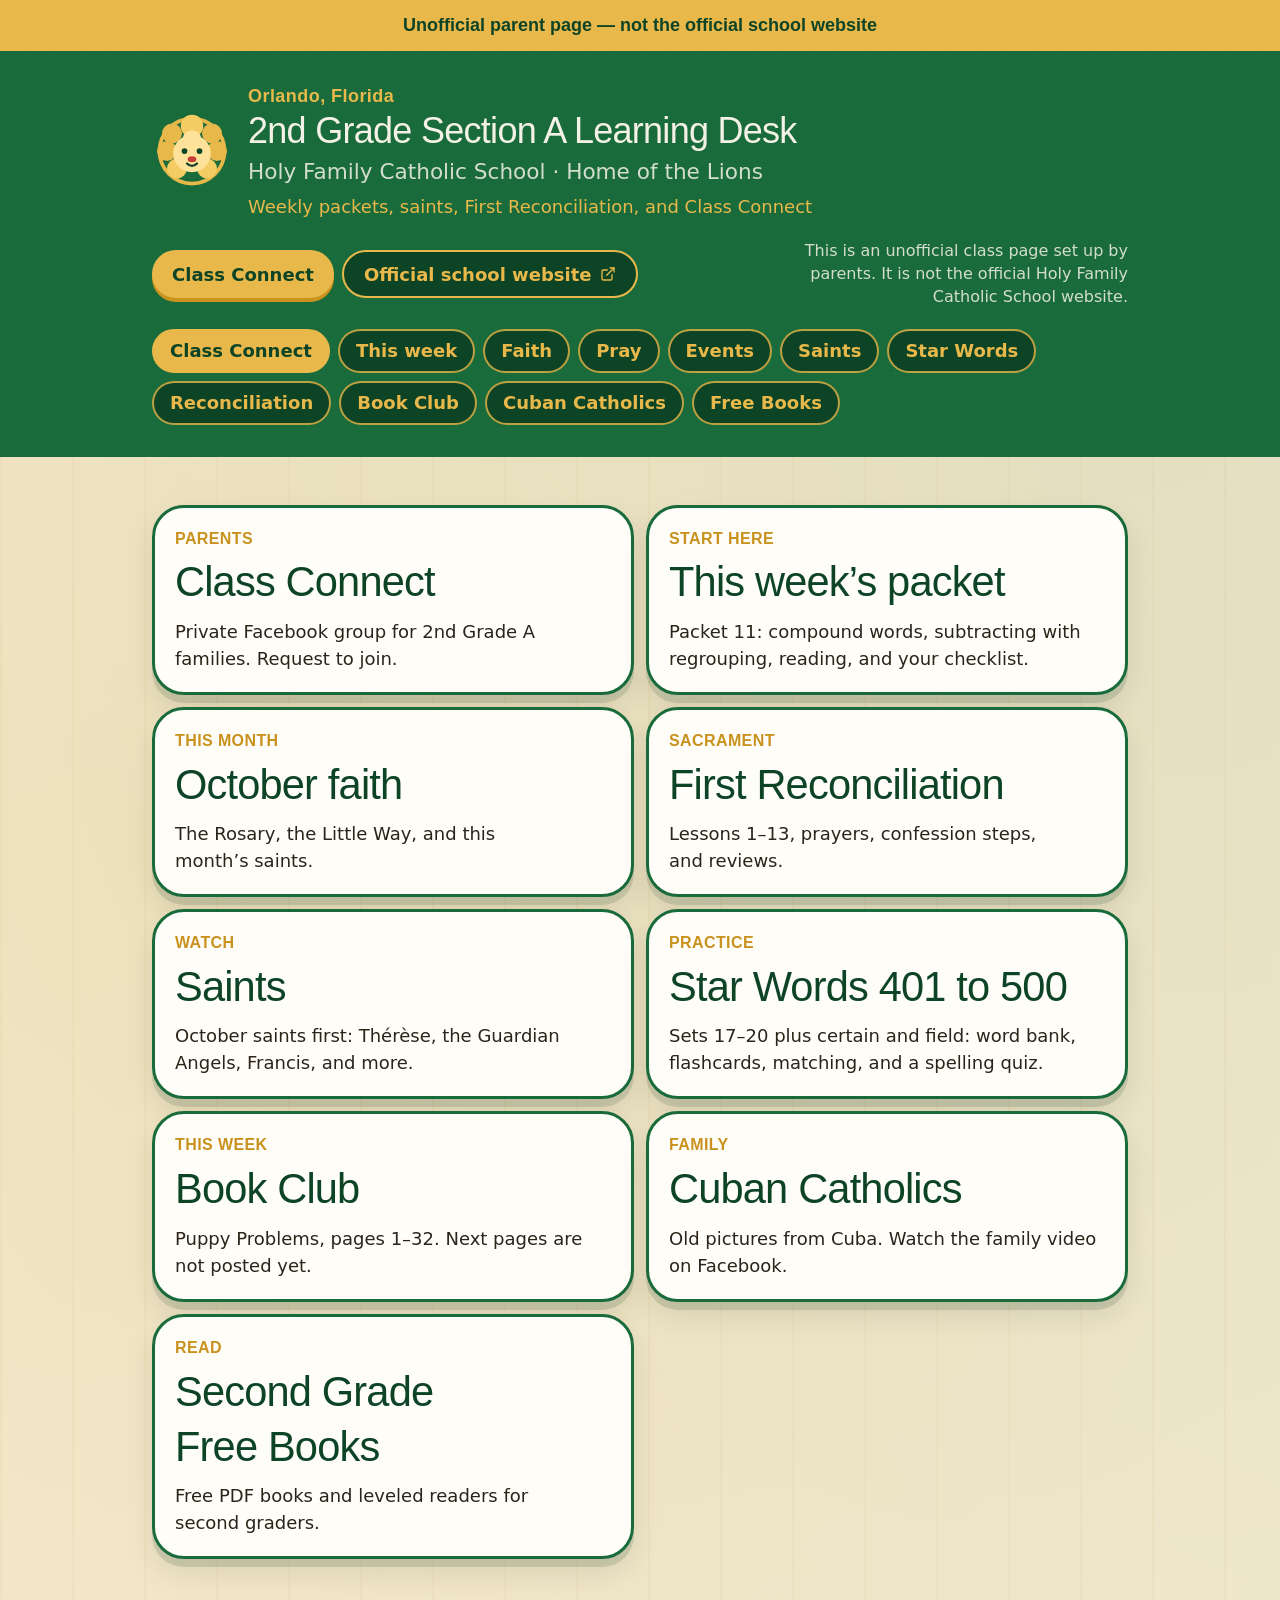
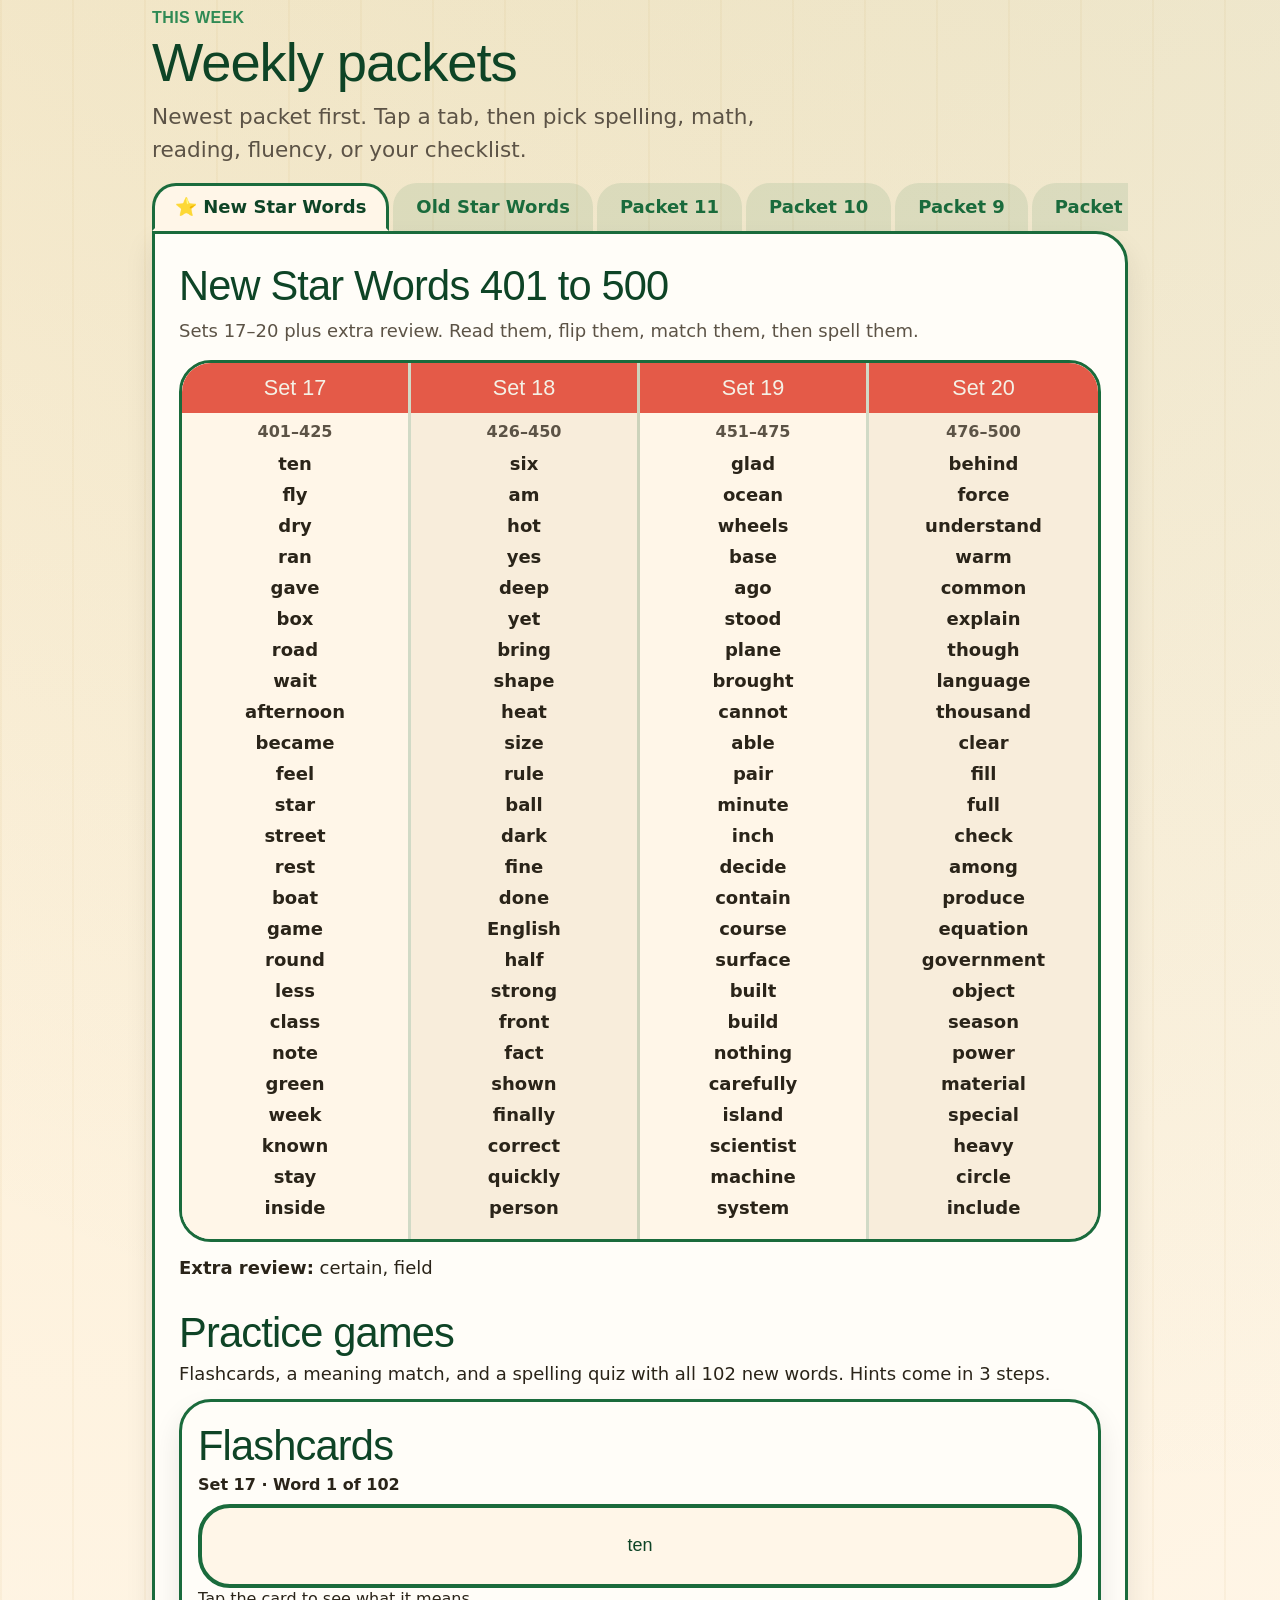
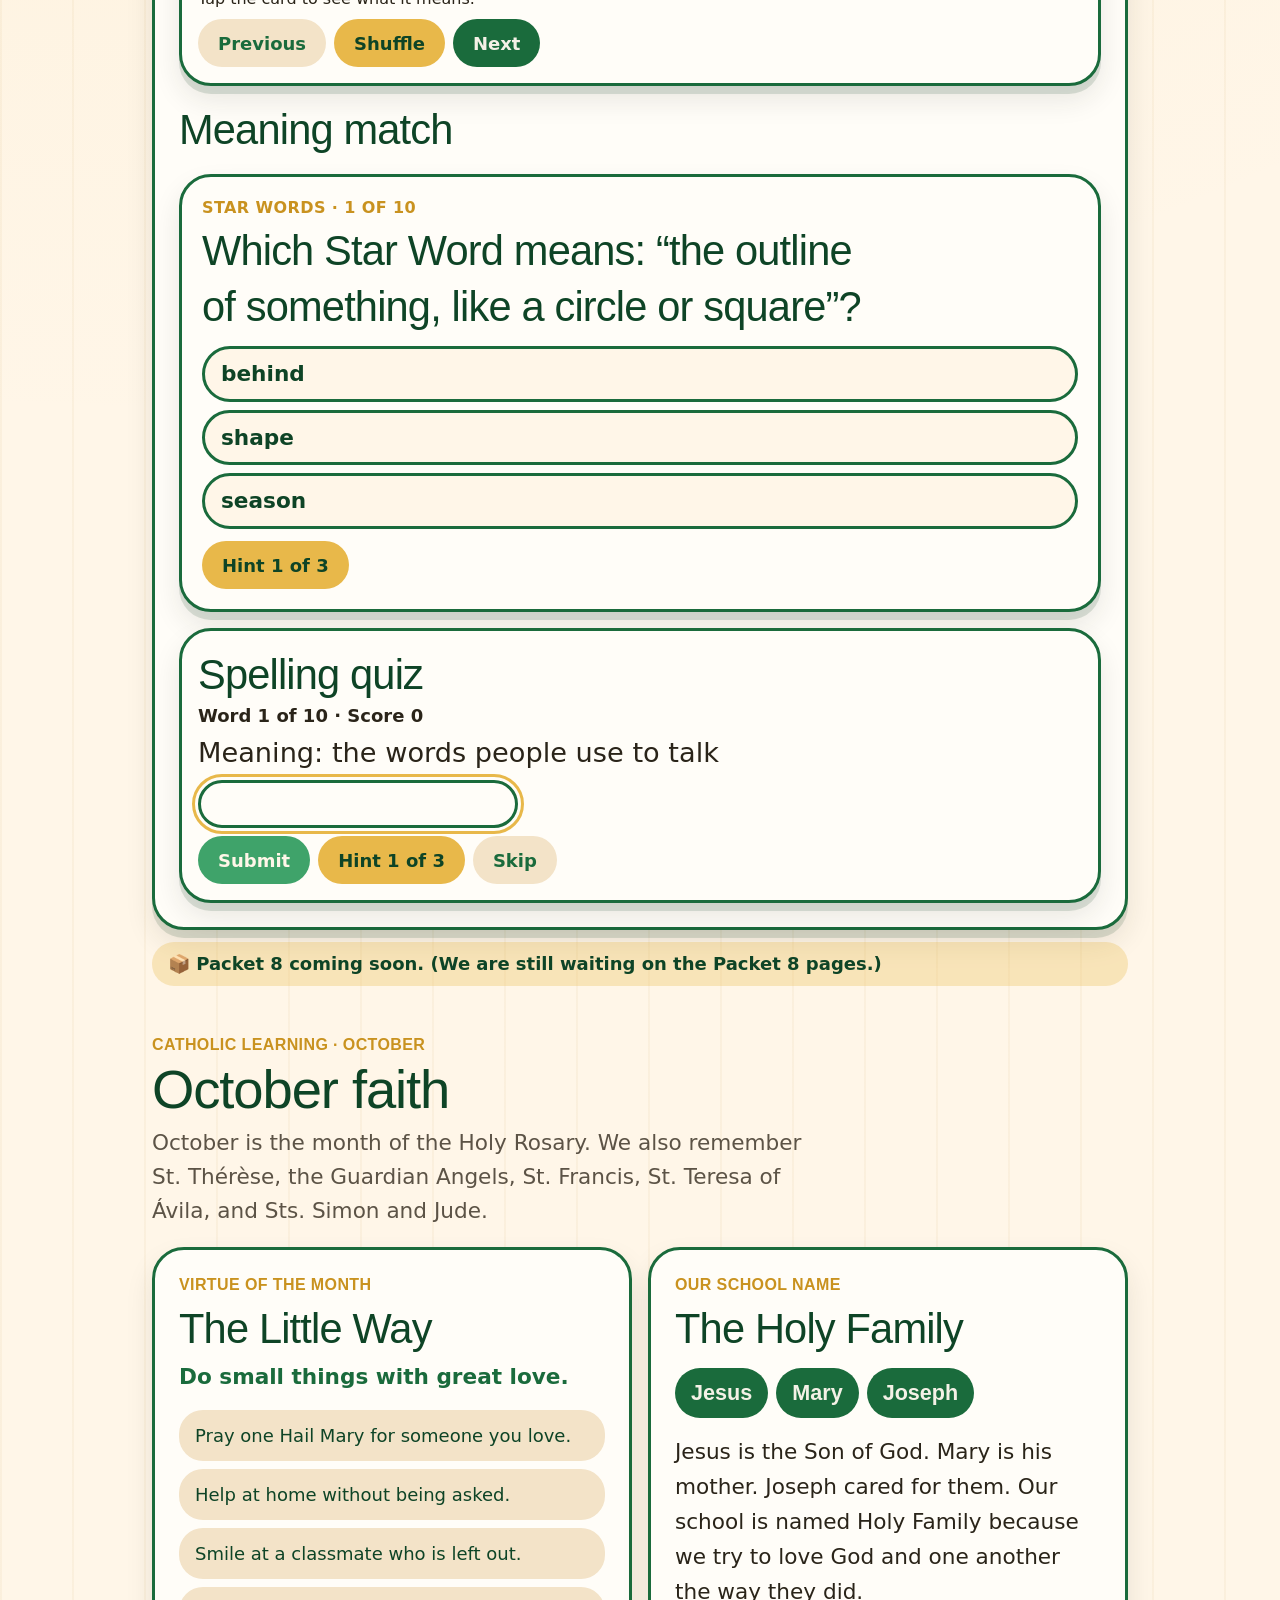
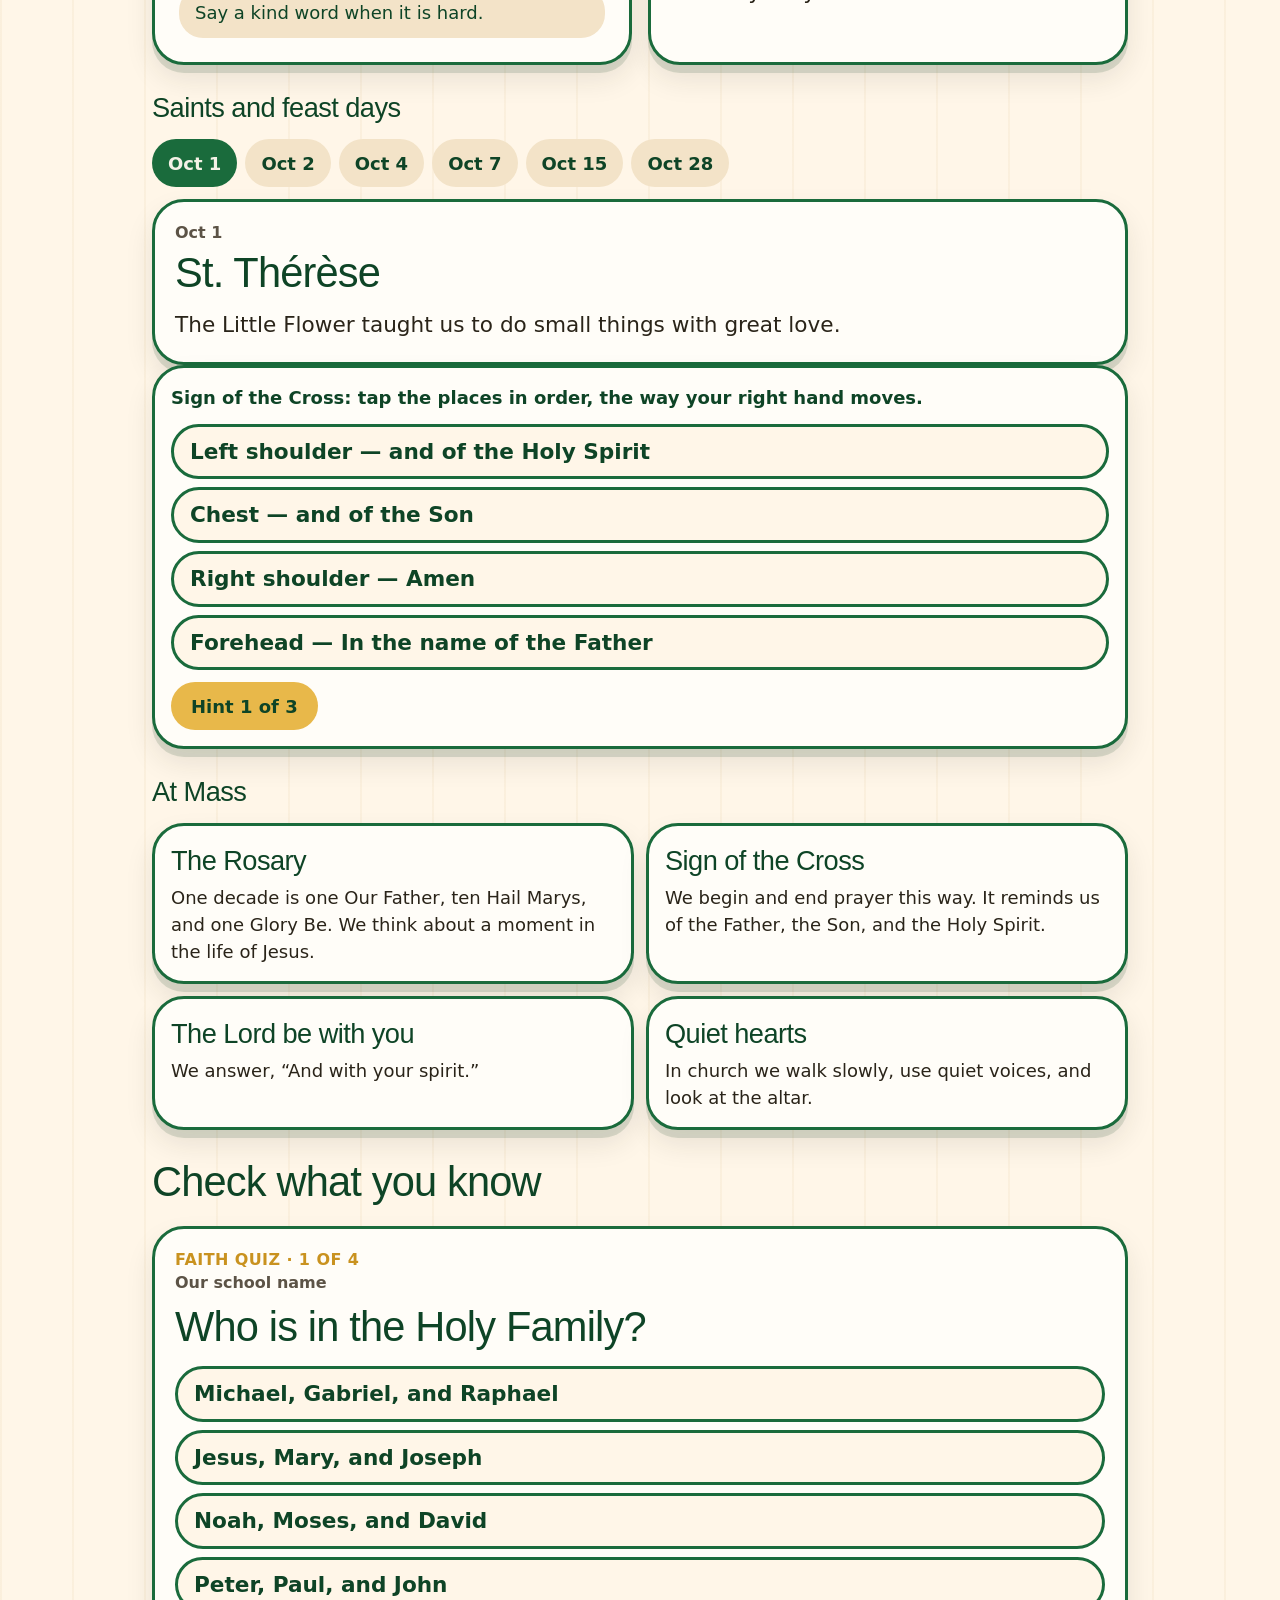
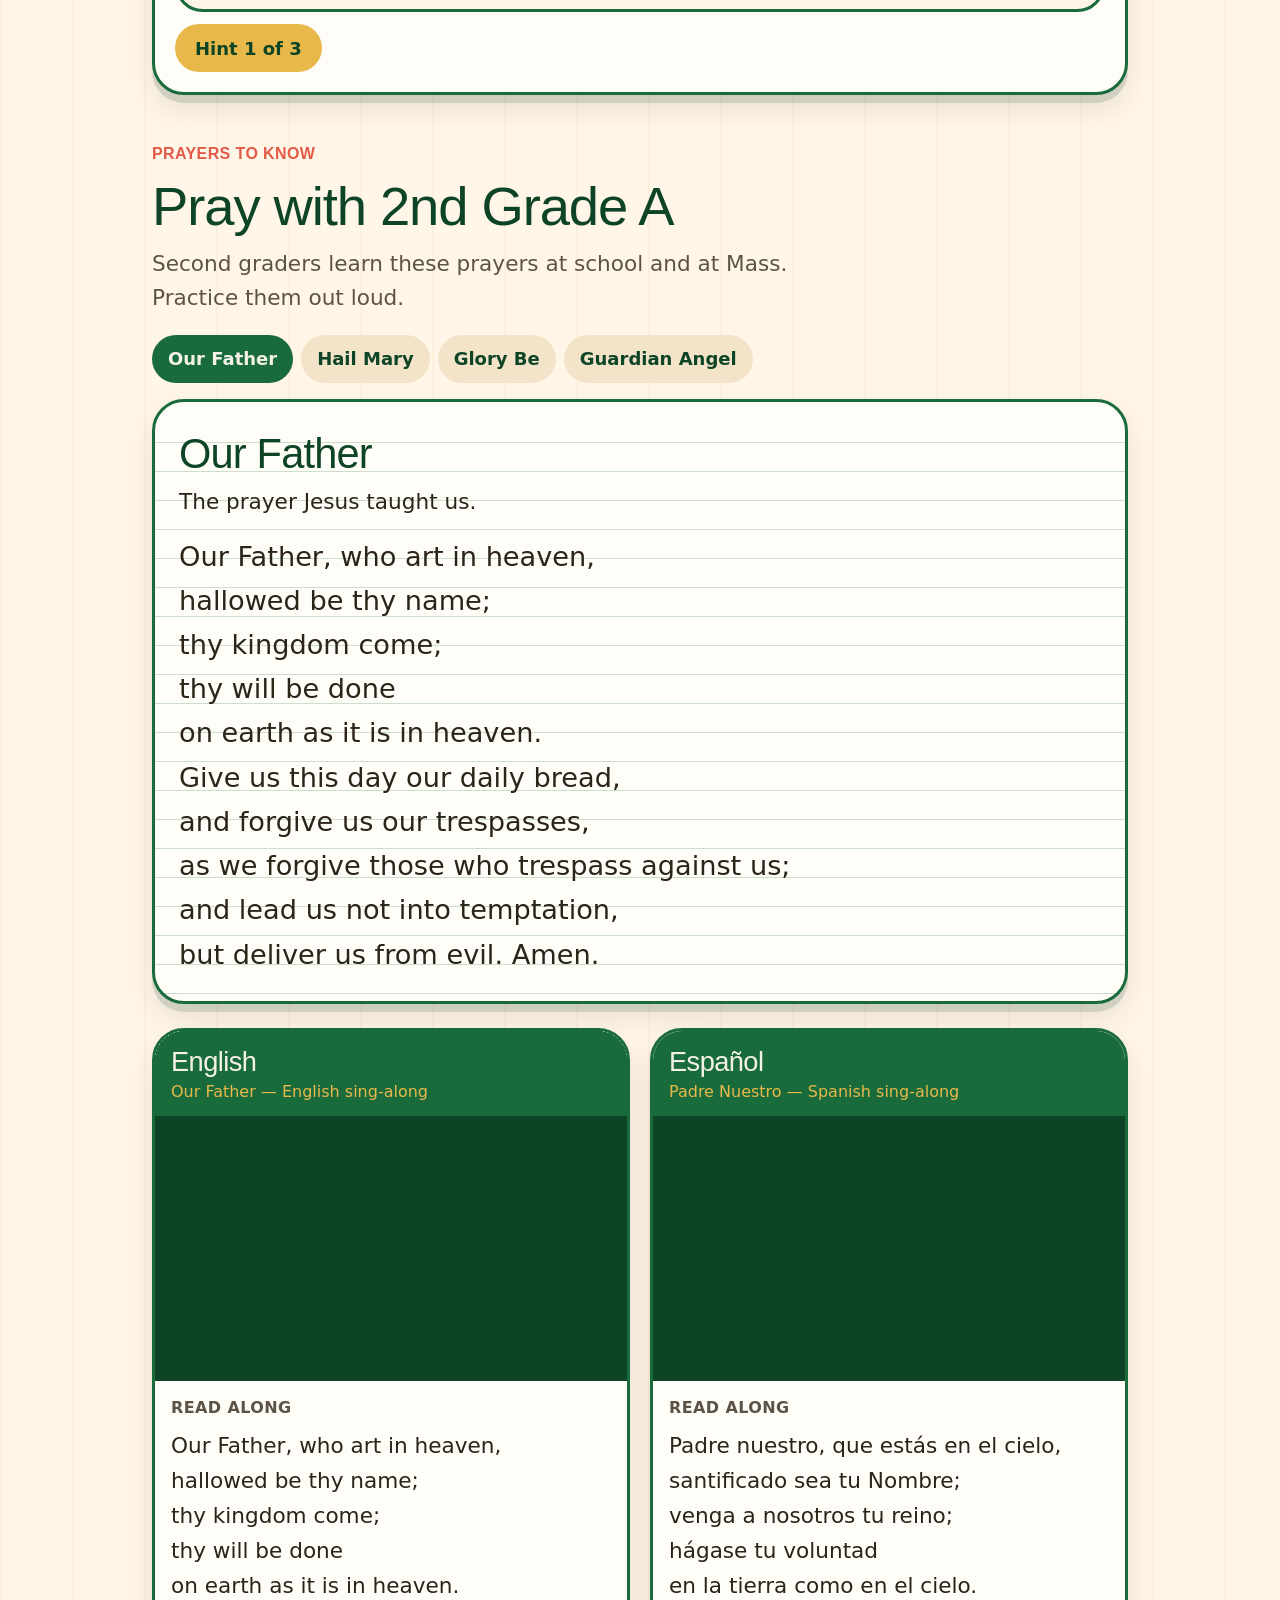
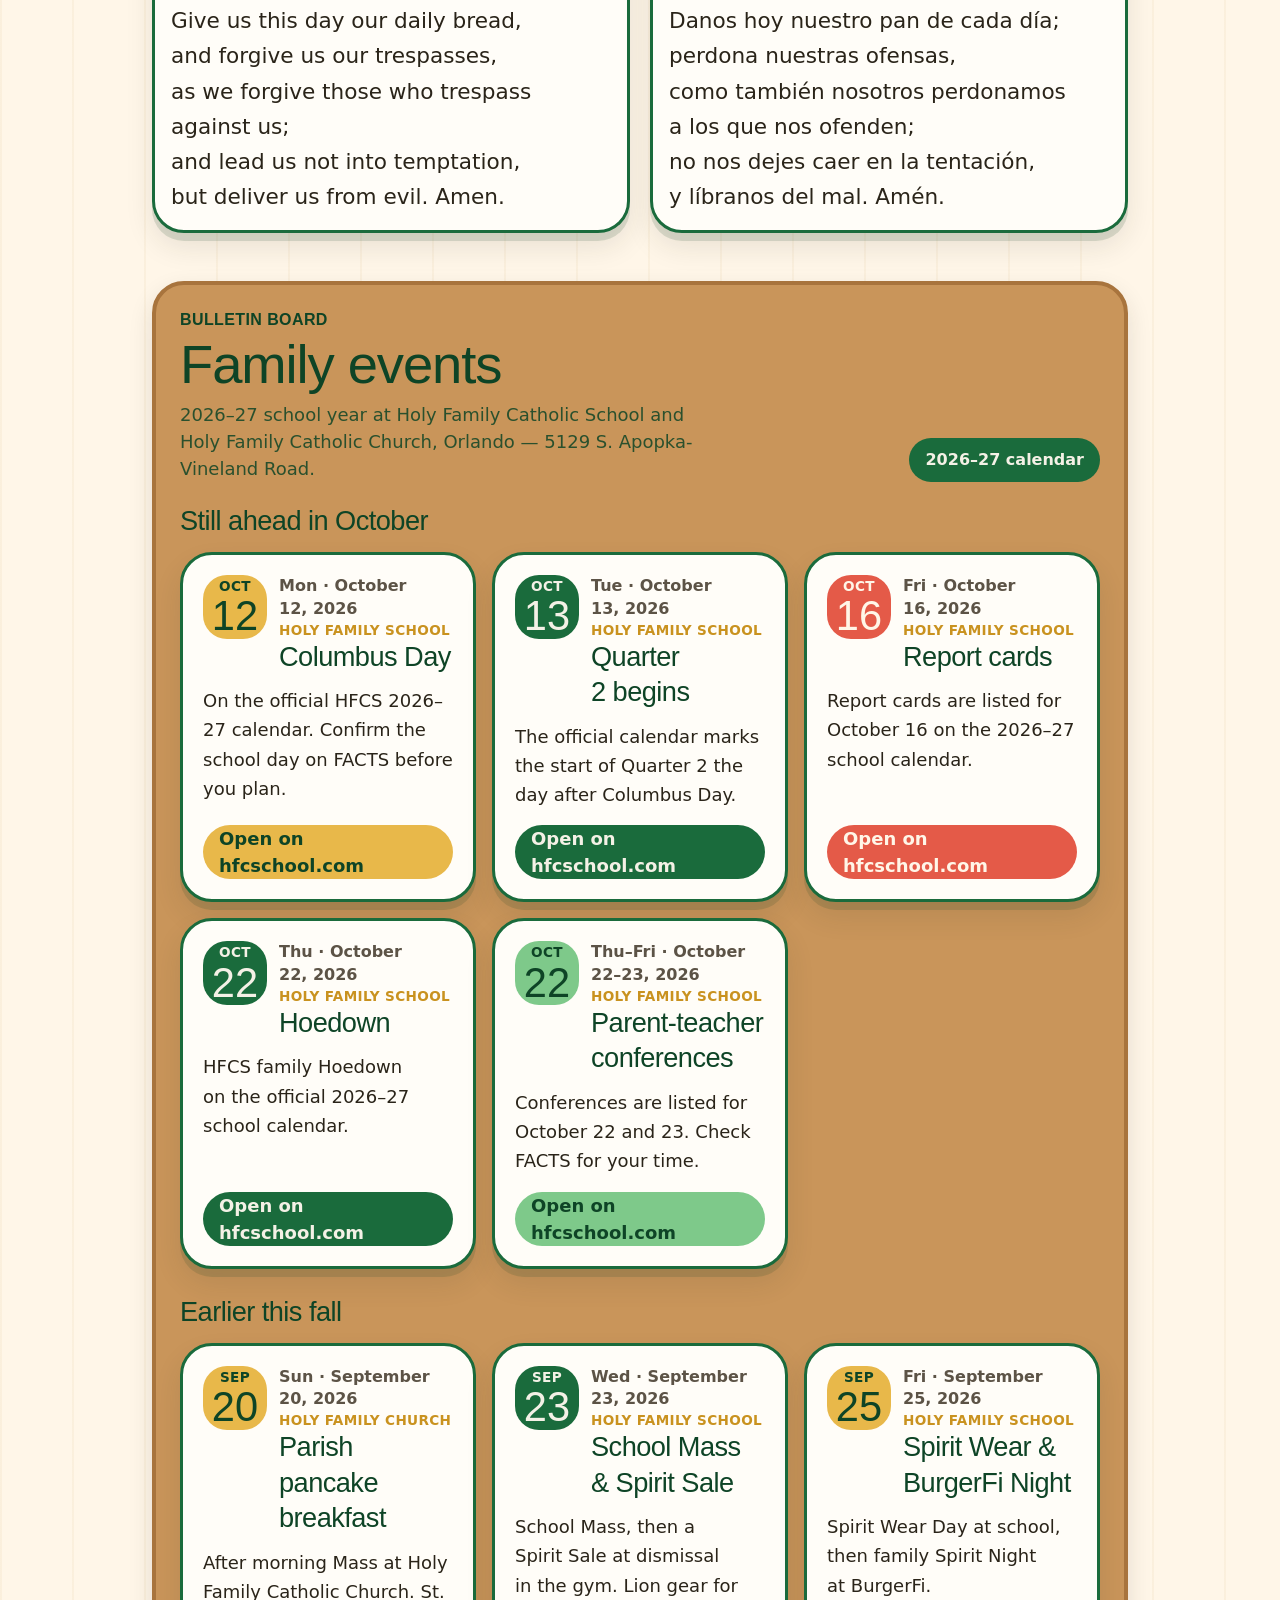
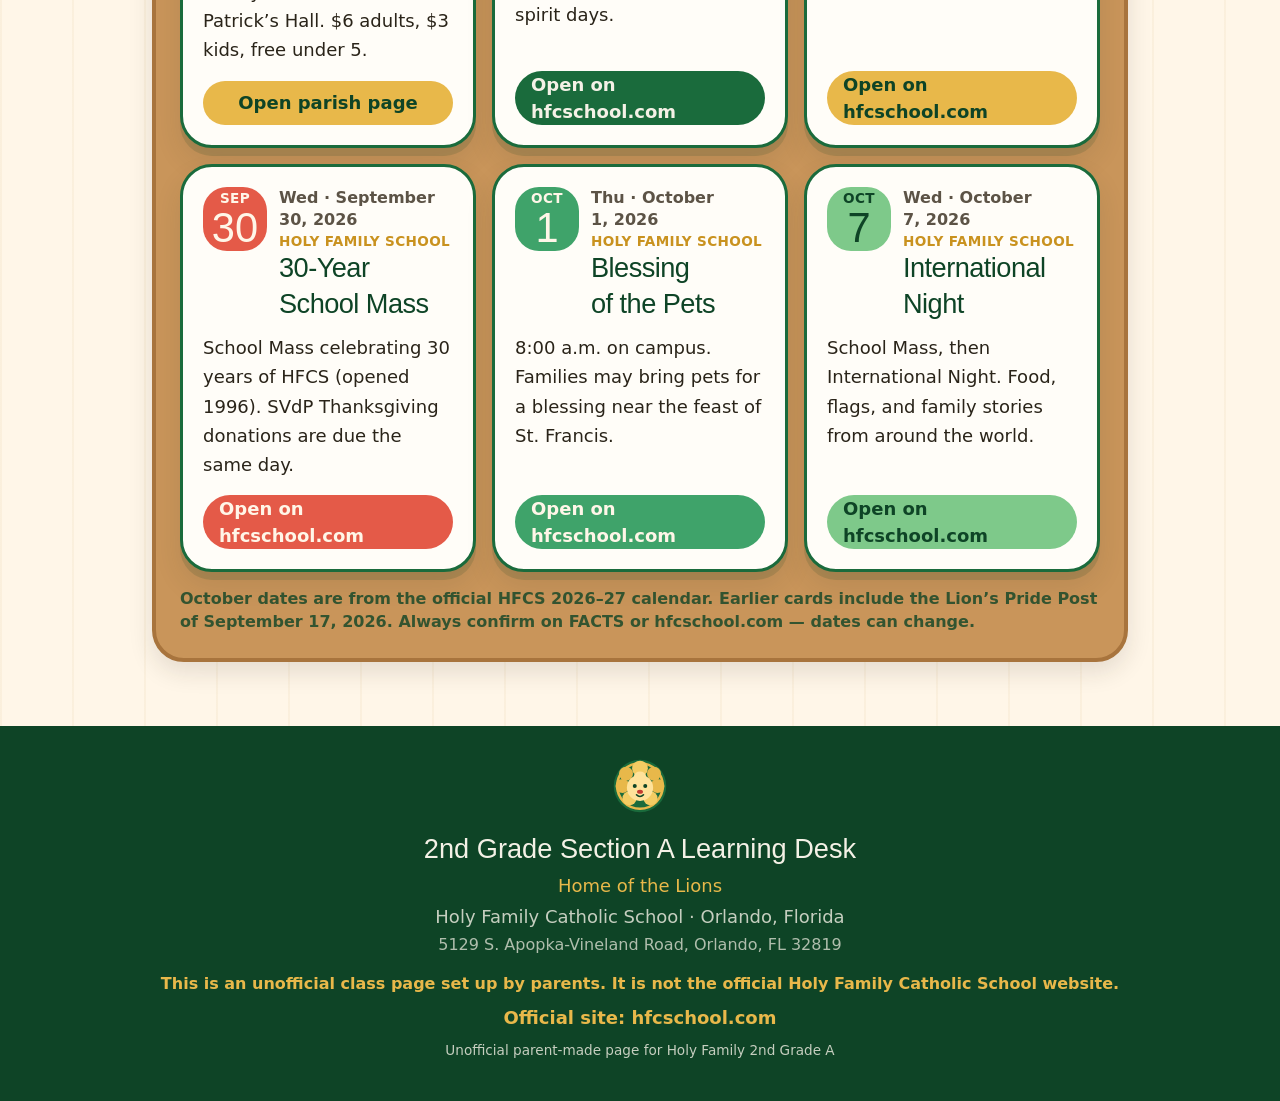
<file: index.html>
<!doctype html>

<html class="antialiased" lang="en"><head><meta content="summary_large_image" name="twitter:card"/><meta charset="utf-8"/><meta content="width=device-width, initial-scale=1" name="viewport"/><title>HFCS 2nd Grade A</title><meta content="Unofficial parent-made learning desk for Holy Family Catholic School 2nd Grade A. Weekly packets and Catholic learning for October. Official site: hfcschool.com." name="description"/><meta content="#1A6B3C" name="theme-color"/><meta content="yes" name="apple-mobile-web-app-capable"/><meta content="Grade Two" name="apple-mobile-web-app-title"/><meta content="black" name="apple-mobile-web-app-status-bar-style"/><meta content="01a0b15f-e7f6-7f02-a93d-baf060175e0b" name="grok-project-id"/><link href="assets/styles.css" rel="stylesheet"/><link href="assets/extra.css" rel="stylesheet"/><link rel="icon" href="favicon.ico" sizes="any"/><link rel="icon" type="image/png" sizes="32x32" href="favicon-32.png"/><link rel="icon" type="image/png" sizes="16x16" href="favicon-16.png"/><link rel="icon" type="image/png" sizes="192x192" href="icon-192.png"/><link rel="icon" type="image/png" sizes="512x512" href="icon-512.png"/><link rel="apple-touch-icon" href="apple-touch-icon.png"/><meta name="apple-mobile-web-app-title" content="2nd Grade A"/><meta content="noindex" name="robots"/></head><body><!--$--><div class="min-h-dvh overflow-x-clip"><a class="bg-gold text-navy-deep sr-only focus:not-sr-only focus:absolute focus:top-3 focus:left-3 focus:z-50 focus:rounded-pill focus:px-4 focus:py-2 focus:font-extrabold" href="#homework">Skip to this week’s packet</a><header class="relative overflow-hidden bg-navy text-chalk"><div class="relative bg-gold px-4 py-3 text-center"><p class="font-display text-navy-deep text-sm font-bold sm:text-base">Unofficial parent page — not the official school website</p></div><div aria-hidden="true" class="pointer-events-none absolute inset-x-0 top-12 bottom-0 opacity-20" style="background-image:repeating-linear-gradient(0deg, transparent, transparent 27px, rgb(244 241 230 / 0.12) 28px), repeating-linear-gradient(90deg, transparent, transparent 27px, rgb(244 241 230 / 0.08) 28px)"></div><div class="relative mx-auto flex max-w-5xl flex-col gap-5 px-4 py-6 sm:px-6 sm:py-8"><div class="flex items-start gap-3 sm:items-center sm:gap-4"><svg aria-label="HFCS Lions mascot" class="size-16 shrink-0 sm:size-20" role="img" viewbox="0 0 64 64"><title>HFCS Lions mascot</title><circle cx="32" cy="32" fill="#1a6b3c" r="30"></circle><circle cx="32" cy="32" fill="none" r="26" stroke="#e8b84a" stroke-width="3"></circle><circle cx="16" cy="18" fill="#e8b84a" r="8"></circle><circle cx="32" cy="12" fill="#f3cc63" r="9"></circle><circle cx="48" cy="18" fill="#e8b84a" r="8"></circle><circle cx="12" cy="32" fill="#e8b84a" r="8"></circle><circle cx="52" cy="32" fill="#e8b84a" r="8"></circle><circle cx="20" cy="46" fill="#f3cc63" r="8"></circle><circle cx="44" cy="46" fill="#f3cc63" r="8"></circle><circle cx="32" cy="34" fill="#ffe29a" r="15"></circle><ellipse cx="32" cy="21" fill="#ffe29a" rx="7" ry="5.5"></ellipse><circle cx="26" cy="32" fill="#0e4426" r="2.3"></circle><circle cx="38" cy="32" fill="#0e4426" r="2.3"></circle><ellipse cx="32" cy="38.5" fill="#c43d32" rx="3.4" ry="2.3"></ellipse><path d="M28 42c2.4 2.6 5.6 2.6 8 0" fill="none" stroke="#0e4426" stroke-linecap="round" stroke-width="1.8"></path></svg><div class="min-w-0"><p class="font-display text-gold text-sm font-semibold tracking-wide sm:text-base">Orlando, Florida</p><h1 class="text-chalk font-display text-2xl leading-tight text-balance sm:text-4xl">2nd Grade<!-- --> <!-- -->Section A<!-- --> Learning Desk</h1><p class="mt-1 text-base text-chalk/85 sm:text-lg">Holy Family Catholic School<!-- --> · Home of the <!-- -->Lions</p><p class="mt-1 text-sm text-gold sm:text-base">Weekly packets, saints, First Reconciliation, and Class Connect</p></div></div><div class="flex flex-col gap-3 sm:flex-row sm:items-center sm:justify-between"><div class="flex flex-col gap-2 sm:flex-row sm:items-center"><a class="bg-gold text-navy-deep inline-flex min-h-12 items-center justify-center rounded-pill px-5 text-base font-extrabold shadow-[0_4px_0_#c9921f] transition-transform duration-(--motion-fast) ease-(--ease-out) hover:-translate-y-0.5 active:translate-y-0.5" href="class-connect.html">Class Connect</a><a class="inline-flex min-h-12 items-center justify-center gap-2 rounded-pill border-2 border-gold bg-navy-deep px-5 text-base font-extrabold text-gold" href="https://www.hfcschool.com/" rel="noreferrer" target="_blank">Official school website<svg aria-hidden="true" class="lucide lucide-external-link size-4" fill="none" height="24" stroke="currentColor" stroke-linecap="round" stroke-linejoin="round" stroke-width="2" viewbox="0 0 24 24" width="24" xmlns="http://www.w3.org/2000/svg"><path d="M15 3h6v6"></path><path d="M10 14 21 3"></path><path d="M18 13v6a2 2 0 0 1-2 2H5a2 2 0 0 1-2-2V8a2 2 0 0 1 2-2h6"></path></svg></a></div><p class="text-sm text-chalk/85 sm:max-w-sm sm:text-right">This is an unofficial class page set up by parents. It is not the official Holy Family Catholic School website.</p></div><nav aria-label="Page sections" class="flex flex-wrap gap-2"><a class="inline-flex min-h-11 items-center rounded-pill border-2 px-4 text-base font-bold transition-colors duration-(--motion-fast) border-gold bg-gold text-navy-deep" href="class-connect.html">Class Connect</a><a class="inline-flex min-h-11 items-center rounded-pill border-2 border-gold/80 bg-navy-deep px-4 text-base font-bold text-gold transition-colors duration-(--motion-fast) hover:bg-gold hover:text-navy-deep" href="index.html#homework">This week</a><a class="inline-flex min-h-11 items-center rounded-pill border-2 border-gold/80 bg-navy-deep px-4 text-base font-bold text-gold transition-colors duration-(--motion-fast) hover:bg-gold hover:text-navy-deep" href="index.html#faith">Faith</a><a class="inline-flex min-h-11 items-center rounded-pill border-2 border-gold/80 bg-navy-deep px-4 text-base font-bold text-gold transition-colors duration-(--motion-fast) hover:bg-gold hover:text-navy-deep" href="index.html#pray">Pray</a><a class="inline-flex min-h-11 items-center rounded-pill border-2 border-gold/80 bg-navy-deep px-4 text-base font-bold text-gold transition-colors duration-(--motion-fast) hover:bg-gold hover:text-navy-deep" href="index.html#events">Events</a><a class="inline-flex min-h-11 items-center rounded-pill border-2 px-4 text-base font-bold transition-colors duration-(--motion-fast) border-gold/80 bg-navy-deep text-gold hover:bg-gold hover:text-navy-deep" href="saints.html">Saints</a><a class="inline-flex min-h-11 items-center rounded-pill border-2 px-4 text-base font-bold transition-colors duration-(--motion-fast) border-gold/80 bg-navy-deep text-gold hover:bg-gold hover:text-navy-deep" href="star-words.html">Star Words</a><a class="inline-flex min-h-11 items-center rounded-pill border-2 px-4 text-base font-bold transition-colors duration-(--motion-fast) border-gold/80 bg-navy-deep text-gold hover:bg-gold hover:text-navy-deep" href="reconciliation.html">Reconciliation</a><a class="inline-flex min-h-11 items-center rounded-pill border-2 px-4 text-base font-bold transition-colors duration-(--motion-fast) border-gold/80 bg-navy-deep text-gold hover:bg-gold hover:text-navy-deep" href="book-club.html">Book Club</a><a class="inline-flex min-h-11 items-center rounded-pill border-2 px-4 text-base font-bold transition-colors duration-(--motion-fast) border-gold/80 bg-navy-deep text-gold hover:bg-gold hover:text-navy-deep" href="cuban-catholics.html">Cuban Catholics</a><a class="inline-flex min-h-11 items-center rounded-pill border-2 px-4 text-base font-bold transition-colors duration-(--motion-fast) border-gold/80 bg-navy-deep text-gold hover:bg-gold hover:text-navy-deep" href="books.html">Free Books</a></nav></div></header><main class="mx-auto flex w-full min-w-0 max-w-5xl flex-col gap-12 px-4 py-8 sm:px-6 sm:py-12"><div class="grid grid-cols-1 gap-3 sm:grid-cols-2"><a class="paper-card rounded-xl p-5 no-underline transition-transform duration-(--motion-fast) ease-(--ease-out) hover:-translate-y-0.5" href="class-connect.html"><p class="font-display text-gold-deep text-sm font-bold uppercase tracking-wide">Parents</p><h2 class="font-display mt-1 text-2xl text-navy-deep">Class Connect</h2><p class="text-ink mt-2 text-base">Private Facebook group for 2nd Grade A families. Request to join.</p></a><a class="paper-card rounded-xl p-5 no-underline transition-transform duration-(--motion-fast) ease-(--ease-out) hover:-translate-y-0.5" href="#homework"><p class="font-display text-gold-deep text-sm font-bold uppercase tracking-wide">Start here</p><h2 class="font-display mt-1 text-2xl text-navy-deep">This week’s packet</h2><p class="text-ink mt-2 text-base">Packet 11: compound words, subtracting with regrouping, reading, and your checklist.</p></a><a class="paper-card rounded-xl p-5 no-underline transition-transform duration-(--motion-fast) ease-(--ease-out) hover:-translate-y-0.5" href="#faith"><p class="font-display text-gold-deep text-sm font-bold uppercase tracking-wide">This month</p><h2 class="font-display mt-1 text-2xl text-navy-deep">October faith</h2><p class="text-ink mt-2 text-base">The Rosary, the Little Way, and this month’s saints.</p></a><a class="paper-card rounded-xl p-5 no-underline transition-transform duration-(--motion-fast) ease-(--ease-out) hover:-translate-y-0.5" href="reconciliation.html"><p class="font-display text-gold-deep text-sm font-bold uppercase tracking-wide">Sacrament</p><h2 class="font-display mt-1 text-2xl text-navy-deep">First Reconciliation</h2><p class="text-ink mt-2 text-base">Lessons 1–13, prayers, confession steps, and reviews.</p></a><a class="paper-card rounded-xl p-5 no-underline transition-transform duration-(--motion-fast) ease-(--ease-out) hover:-translate-y-0.5" href="saints.html"><p class="font-display text-gold-deep text-sm font-bold uppercase tracking-wide">Watch</p><h2 class="font-display mt-1 text-2xl text-navy-deep">Saints</h2><p class="text-ink mt-2 text-base">October saints first: Thérèse, the Guardian Angels, Francis, and more.</p></a><a class="paper-card rounded-xl p-5 no-underline transition-transform duration-(--motion-fast) ease-(--ease-out) hover:-translate-y-0.5" href="star-words.html"><p class="font-display text-gold-deep text-sm font-bold uppercase tracking-wide">Practice</p><h2 class="font-display mt-1 text-2xl text-navy-deep">Star Words 401 to 500</h2><p class="text-ink mt-2 text-base">Sets 17–20 plus certain and field: word bank, flashcards, matching, and a spelling quiz.</p></a><a class="paper-card rounded-xl p-5 no-underline transition-transform duration-(--motion-fast) ease-(--ease-out) hover:-translate-y-0.5" href="book-club.html"><p class="font-display text-gold-deep text-sm font-bold uppercase tracking-wide">This week</p><h2 class="font-display mt-1 text-2xl text-navy-deep">Book Club</h2><p class="text-ink mt-2 text-base">Puppy Problems, pages 1–32. Next pages are not posted yet.</p></a><a class="paper-card rounded-xl p-5 no-underline transition-transform duration-(--motion-fast) ease-(--ease-out) hover:-translate-y-0.5" href="cuban-catholics.html"><p class="font-display text-gold-deep text-sm font-bold uppercase tracking-wide">Family</p><h2 class="font-display mt-1 text-2xl text-navy-deep">Cuban Catholics</h2><p class="text-ink mt-2 text-base">Old pictures from Cuba. Watch the family video on Facebook.</p></a><a class="paper-card rounded-xl p-5 no-underline transition-transform duration-(--motion-fast) ease-(--ease-out) hover:-translate-y-0.5" href="books.html"><p class="font-display text-gold-deep text-sm font-bold uppercase tracking-wide">Read</p><h2 class="font-display mt-1 text-2xl text-navy-deep">Second Grade Free Books</h2><p class="text-ink mt-2 text-base">Free PDF books and leveled readers for second graders.</p></a></div><section class="w-full min-w-0 scroll-mt-4" id="homework"><div class="mb-4"><p class="font-display text-sky-deep text-sm font-semibold tracking-wide uppercase">This week</p><h2 class="text-2xl sm:text-3xl">Weekly packets</h2><p class="text-ink-soft mt-1 max-w-2xl text-base sm:text-lg">Newest packet first. Tap a tab, then pick spelling, math, reading, fluency, or your checklist.</p></div><div data-tabs="" id="packets"><div class="flex w-full min-w-0 gap-1 overflow-x-auto" data-tabbar="" role="tablist"><button class="min-h-12 shrink-0 rounded-t-lg border-3 px-5 text-base font-extrabold border-transparent bg-navy/10 text-navy" data-default="" data-off="min-h-12 shrink-0 rounded-t-lg border-3 px-5 text-base font-extrabold border-transparent bg-navy/10 text-navy" data-on="min-h-12 shrink-0 rounded-t-lg border-3 px-5 text-base font-extrabold border-navy border-b-paper bg-paper text-navy-deep" data-tab="new-star" role="tab" type="button">⭐ New Star Words</button><button class="min-h-12 shrink-0 rounded-t-lg border-3 px-5 text-base font-extrabold border-transparent bg-navy/10 text-navy" data-off="min-h-12 shrink-0 rounded-t-lg border-3 px-5 text-base font-extrabold border-transparent bg-navy/10 text-navy" data-on="min-h-12 shrink-0 rounded-t-lg border-3 px-5 text-base font-extrabold border-navy border-b-paper bg-paper text-navy-deep" data-tab="old-star" role="tab" type="button">Old Star Words</button><button class="min-h-12 shrink-0 rounded-t-lg border-3 px-5 text-base font-extrabold border-transparent bg-navy/10 text-navy" data-off="min-h-12 shrink-0 rounded-t-lg border-3 px-5 text-base font-extrabold border-transparent bg-navy/10 text-navy" data-on="min-h-12 shrink-0 rounded-t-lg border-3 px-5 text-base font-extrabold border-navy border-b-paper bg-paper text-navy-deep" data-tab="11" role="tab" type="button">Packet 11</button><button class="min-h-12 shrink-0 rounded-t-lg border-3 px-5 text-base font-extrabold border-transparent bg-navy/10 text-navy"  data-off="min-h-12 shrink-0 rounded-t-lg border-3 px-5 text-base font-extrabold border-transparent bg-navy/10 text-navy" data-on="min-h-12 shrink-0 rounded-t-lg border-3 px-5 text-base font-extrabold border-navy border-b-paper bg-paper text-navy-deep" data-tab="10" role="tab" type="button">Packet 10</button><button class="min-h-12 shrink-0 rounded-t-lg border-3 px-5 text-base font-extrabold border-transparent bg-navy/10 text-navy" data-off="min-h-12 shrink-0 rounded-t-lg border-3 px-5 text-base font-extrabold border-transparent bg-navy/10 text-navy" data-on="min-h-12 shrink-0 rounded-t-lg border-3 px-5 text-base font-extrabold border-navy border-b-paper bg-paper text-navy-deep" data-tab="9" role="tab" type="button">Packet 9</button><button class="min-h-12 shrink-0 rounded-t-lg border-3 px-5 text-base font-extrabold border-transparent bg-navy/10 text-navy" data-off="min-h-12 shrink-0 rounded-t-lg border-3 px-5 text-base font-extrabold border-transparent bg-navy/10 text-navy" data-on="min-h-12 shrink-0 rounded-t-lg border-3 px-5 text-base font-extrabold border-navy border-b-paper bg-paper text-navy-deep" data-tab="7" role="tab" type="button">Packet 7</button><button class="min-h-12 shrink-0 rounded-t-lg border-3 px-5 text-base font-extrabold border-transparent bg-navy/10 text-navy" data-off="min-h-12 shrink-0 rounded-t-lg border-3 px-5 text-base font-extrabold border-transparent bg-navy/10 text-navy" data-on="min-h-12 shrink-0 rounded-t-lg border-3 px-5 text-base font-extrabold border-navy border-b-paper bg-paper text-navy-deep" data-tab="6" role="tab" type="button">Packet 6</button><button class="min-h-12 shrink-0 rounded-t-lg border-3 px-5 text-base font-extrabold border-transparent bg-navy/10 text-navy" data-off="min-h-12 shrink-0 rounded-t-lg border-3 px-5 text-base font-extrabold border-transparent bg-navy/10 text-navy" data-on="min-h-12 shrink-0 rounded-t-lg border-3 px-5 text-base font-extrabold border-navy border-b-paper bg-paper text-navy-deep" data-tab="5" role="tab" type="button">Packet 5</button><button class="min-h-12 shrink-0 rounded-t-lg border-3 px-5 text-base font-extrabold border-transparent bg-navy/10 text-navy" data-off="min-h-12 shrink-0 rounded-t-lg border-3 px-5 text-base font-extrabold border-transparent bg-navy/10 text-navy" data-on="min-h-12 shrink-0 rounded-t-lg border-3 px-5 text-base font-extrabold border-navy border-b-paper bg-paper text-navy-deep" data-tab="4" role="tab" type="button">Packet 4</button><button class="min-h-12 shrink-0 rounded-t-lg border-3 px-5 text-base font-extrabold border-transparent bg-navy/10 text-navy" data-off="min-h-12 shrink-0 rounded-t-lg border-3 px-5 text-base font-extrabold border-transparent bg-navy/10 text-navy" data-on="min-h-12 shrink-0 rounded-t-lg border-3 px-5 text-base font-extrabold border-navy border-b-paper bg-paper text-navy-deep" data-tab="3" role="tab" type="button">Packet 3</button></div><div data-pane="new-star" role="tabpanel"><div class="paper-card rounded-xl rounded-tl-none p-4 sm:p-6"><h3 class="font-display text-2xl text-navy-deep">New Star Words 401 to 500</h3><p class="text-ink-soft mt-1 text-base">Sets 17–20 plus extra review. Read them, flip them, match them, then spell them.</p><div class="mt-4 overflow-hidden rounded-xl border-3 border-navy"><div class="grid grid-cols-2 lg:grid-cols-4"><article class="min-w-0 bg-paper bg-paper border-b-3 border-navy/20 lg:border-b-0 border-r-3 border-navy/20"><p class="bg-apple text-chalk font-display px-2 py-2 text-center text-lg">Set 17</p><p class="text-ink-soft px-2 pt-2 text-center text-sm font-bold">401–425</p><ul class="px-3 pt-1 pb-4 text-center"><li class="text-ink py-0.5 text-base font-extrabold">ten</li><li class="text-ink py-0.5 text-base font-extrabold">fly</li><li class="text-ink py-0.5 text-base font-extrabold">dry</li><li class="text-ink py-0.5 text-base font-extrabold">ran</li><li class="text-ink py-0.5 text-base font-extrabold">gave</li><li class="text-ink py-0.5 text-base font-extrabold">box</li><li class="text-ink py-0.5 text-base font-extrabold">road</li><li class="text-ink py-0.5 text-base font-extrabold">wait</li><li class="text-ink py-0.5 text-base font-extrabold">afternoon</li><li class="text-ink py-0.5 text-base font-extrabold">became</li><li class="text-ink py-0.5 text-base font-extrabold">feel</li><li class="text-ink py-0.5 text-base font-extrabold">star</li><li class="text-ink py-0.5 text-base font-extrabold">street</li><li class="text-ink py-0.5 text-base font-extrabold">rest</li><li class="text-ink py-0.5 text-base font-extrabold">boat</li><li class="text-ink py-0.5 text-base font-extrabold">game</li><li class="text-ink py-0.5 text-base font-extrabold">round</li><li class="text-ink py-0.5 text-base font-extrabold">less</li><li class="text-ink py-0.5 text-base font-extrabold">class</li><li class="text-ink py-0.5 text-base font-extrabold">note</li><li class="text-ink py-0.5 text-base font-extrabold">green</li><li class="text-ink py-0.5 text-base font-extrabold">week</li><li class="text-ink py-0.5 text-base font-extrabold">known</li><li class="text-ink py-0.5 text-base font-extrabold">stay</li><li class="text-ink py-0.5 text-base font-extrabold">inside</li></ul></article><article class="min-w-0 bg-paper bg-paper-deep/60 border-b-3 border-navy/20 lg:border-b-0 lg:border-r-3"><p class="bg-apple text-chalk font-display px-2 py-2 text-center text-lg">Set 18</p><p class="text-ink-soft px-2 pt-2 text-center text-sm font-bold">426–450</p><ul class="px-3 pt-1 pb-4 text-center"><li class="text-ink py-0.5 text-base font-extrabold">six</li><li class="text-ink py-0.5 text-base font-extrabold">am</li><li class="text-ink py-0.5 text-base font-extrabold">hot</li><li class="text-ink py-0.5 text-base font-extrabold">yes</li><li class="text-ink py-0.5 text-base font-extrabold">deep</li><li class="text-ink py-0.5 text-base font-extrabold">yet</li><li class="text-ink py-0.5 text-base font-extrabold">bring</li><li class="text-ink py-0.5 text-base font-extrabold">shape</li><li class="text-ink py-0.5 text-base font-extrabold">heat</li><li class="text-ink py-0.5 text-base font-extrabold">size</li><li class="text-ink py-0.5 text-base font-extrabold">rule</li><li class="text-ink py-0.5 text-base font-extrabold">ball</li><li class="text-ink py-0.5 text-base font-extrabold">dark</li><li class="text-ink py-0.5 text-base font-extrabold">fine</li><li class="text-ink py-0.5 text-base font-extrabold">done</li><li class="text-ink py-0.5 text-base font-extrabold">English</li><li class="text-ink py-0.5 text-base font-extrabold">half</li><li class="text-ink py-0.5 text-base font-extrabold">strong</li><li class="text-ink py-0.5 text-base font-extrabold">front</li><li class="text-ink py-0.5 text-base font-extrabold">fact</li><li class="text-ink py-0.5 text-base font-extrabold">shown</li><li class="text-ink py-0.5 text-base font-extrabold">finally</li><li class="text-ink py-0.5 text-base font-extrabold">correct</li><li class="text-ink py-0.5 text-base font-extrabold">quickly</li><li class="text-ink py-0.5 text-base font-extrabold">person</li></ul></article><article class="min-w-0 bg-paper bg-paper border-r-3 border-navy/20"><p class="bg-apple text-chalk font-display px-2 py-2 text-center text-lg">Set 19</p><p class="text-ink-soft px-2 pt-2 text-center text-sm font-bold">451–475</p><ul class="px-3 pt-1 pb-4 text-center"><li class="text-ink py-0.5 text-base font-extrabold">glad</li><li class="text-ink py-0.5 text-base font-extrabold">ocean</li><li class="text-ink py-0.5 text-base font-extrabold">wheels</li><li class="text-ink py-0.5 text-base font-extrabold">base</li><li class="text-ink py-0.5 text-base font-extrabold">ago</li><li class="text-ink py-0.5 text-base font-extrabold">stood</li><li class="text-ink py-0.5 text-base font-extrabold">plane</li><li class="text-ink py-0.5 text-base font-extrabold">brought</li><li class="text-ink py-0.5 text-base font-extrabold">cannot</li><li class="text-ink py-0.5 text-base font-extrabold">able</li><li class="text-ink py-0.5 text-base font-extrabold">pair</li><li class="text-ink py-0.5 text-base font-extrabold">minute</li><li class="text-ink py-0.5 text-base font-extrabold">inch</li><li class="text-ink py-0.5 text-base font-extrabold">decide</li><li class="text-ink py-0.5 text-base font-extrabold">contain</li><li class="text-ink py-0.5 text-base font-extrabold">course</li><li class="text-ink py-0.5 text-base font-extrabold">surface</li><li class="text-ink py-0.5 text-base font-extrabold">built</li><li class="text-ink py-0.5 text-base font-extrabold">build</li><li class="text-ink py-0.5 text-base font-extrabold">nothing</li><li class="text-ink py-0.5 text-base font-extrabold">carefully</li><li class="text-ink py-0.5 text-base font-extrabold">island</li><li class="text-ink py-0.5 text-base font-extrabold">scientist</li><li class="text-ink py-0.5 text-base font-extrabold">machine</li><li class="text-ink py-0.5 text-base font-extrabold">system</li></ul></article><article class="min-w-0 bg-paper bg-paper-deep/60"><p class="bg-apple text-chalk font-display px-2 py-2 text-center text-lg">Set 20</p><p class="text-ink-soft px-2 pt-2 text-center text-sm font-bold">476–500</p><ul class="px-3 pt-1 pb-4 text-center"><li class="text-ink py-0.5 text-base font-extrabold">behind</li><li class="text-ink py-0.5 text-base font-extrabold">force</li><li class="text-ink py-0.5 text-base font-extrabold">understand</li><li class="text-ink py-0.5 text-base font-extrabold">warm</li><li class="text-ink py-0.5 text-base font-extrabold">common</li><li class="text-ink py-0.5 text-base font-extrabold">explain</li><li class="text-ink py-0.5 text-base font-extrabold">though</li><li class="text-ink py-0.5 text-base font-extrabold">language</li><li class="text-ink py-0.5 text-base font-extrabold">thousand</li><li class="text-ink py-0.5 text-base font-extrabold">clear</li><li class="text-ink py-0.5 text-base font-extrabold">fill</li><li class="text-ink py-0.5 text-base font-extrabold">full</li><li class="text-ink py-0.5 text-base font-extrabold">check</li><li class="text-ink py-0.5 text-base font-extrabold">among</li><li class="text-ink py-0.5 text-base font-extrabold">produce</li><li class="text-ink py-0.5 text-base font-extrabold">equation</li><li class="text-ink py-0.5 text-base font-extrabold">government</li><li class="text-ink py-0.5 text-base font-extrabold">object</li><li class="text-ink py-0.5 text-base font-extrabold">season</li><li class="text-ink py-0.5 text-base font-extrabold">power</li><li class="text-ink py-0.5 text-base font-extrabold">material</li><li class="text-ink py-0.5 text-base font-extrabold">special</li><li class="text-ink py-0.5 text-base font-extrabold">heavy</li><li class="text-ink py-0.5 text-base font-extrabold">circle</li><li class="text-ink py-0.5 text-base font-extrabold">include</li></ul></article></div></div><p class="text-ink mt-3 text-base"><span class="font-extrabold">Extra review:</span> certain, field</p><h3 class="font-display mt-6 text-2xl text-navy-deep">Practice games</h3><p class="text-ink text-base">Flashcards, a meaning match, and a spelling quiz with all 102 new words. Hints come in 3 steps.</p><div class="mt-3" data-mount="star"></div></div></div><div data-pane="old-star" role="tabpanel"><div class="paper-card rounded-xl rounded-tl-none p-4 sm:p-6"><h3 class="font-display text-2xl text-navy-deep">Old Star Words 301 to 400</h3><p class="text-ink-soft mt-1 text-base">Sets 13–16, kept here for review.</p><div class="mt-4 overflow-hidden rounded-xl border-3 border-navy"><div class="grid grid-cols-2 lg:grid-cols-4"><article class="min-w-0 bg-paper bg-paper border-b-3 border-navy/20 lg:border-b-0 border-r-3 border-navy/20"><p class="bg-apple text-chalk font-display px-2 py-2 text-center text-lg">Set 13</p><p class="text-ink-soft px-2 pt-2 text-center text-sm font-bold">301–325</p><ul class="px-3 pt-1 pb-4 text-center"><li class="text-ink py-0.5 text-base font-extrabold">sun</li><li class="text-ink py-0.5 text-base font-extrabold">fish</li><li class="text-ink py-0.5 text-base font-extrabold">dog</li><li class="text-ink py-0.5 text-base font-extrabold">room</li><li class="text-ink py-0.5 text-base font-extrabold">bird</li><li class="text-ink py-0.5 text-base font-extrabold">told</li><li class="text-ink py-0.5 text-base font-extrabold">red</li><li class="text-ink py-0.5 text-base font-extrabold">best</li><li class="text-ink py-0.5 text-base font-extrabold">ship</li><li class="text-ink py-0.5 text-base font-extrabold">across</li><li class="text-ink py-0.5 text-base font-extrabold">low</li><li class="text-ink py-0.5 text-base font-extrabold">short</li><li class="text-ink py-0.5 text-base font-extrabold">today</li><li class="text-ink py-0.5 text-base font-extrabold">order</li><li class="text-ink py-0.5 text-base font-extrabold">since</li><li class="text-ink py-0.5 text-base font-extrabold">knew</li><li class="text-ink py-0.5 text-base font-extrabold">horse</li><li class="text-ink py-0.5 text-base font-extrabold">mark</li><li class="text-ink py-0.5 text-base font-extrabold">color</li><li class="text-ink py-0.5 text-base font-extrabold">body</li><li class="text-ink py-0.5 text-base font-extrabold">stand</li><li class="text-ink py-0.5 text-base font-extrabold">rock</li><li class="text-ink py-0.5 text-base font-extrabold">fast</li><li class="text-ink py-0.5 text-base font-extrabold">five</li><li class="text-ink py-0.5 text-base font-extrabold">step</li></ul></article><article class="min-w-0 bg-paper bg-paper-deep/60 border-b-3 border-navy/20 lg:border-b-0 lg:border-r-3"><p class="bg-apple text-chalk font-display px-2 py-2 text-center text-lg">Set 14</p><p class="text-ink-soft px-2 pt-2 text-center text-sm font-bold">326–350</p><ul class="px-3 pt-1 pb-4 text-center"><li class="text-ink py-0.5 text-base font-extrabold">map</li><li class="text-ink py-0.5 text-base font-extrabold">farm</li><li class="text-ink py-0.5 text-base font-extrabold">north</li><li class="text-ink py-0.5 text-base font-extrabold">draw</li><li class="text-ink py-0.5 text-base font-extrabold">seen</li><li class="text-ink py-0.5 text-base font-extrabold">plan</li><li class="text-ink py-0.5 text-base font-extrabold">hold</li><li class="text-ink py-0.5 text-base font-extrabold">cold</li><li class="text-ink py-0.5 text-base font-extrabold">south</li><li class="text-ink py-0.5 text-base font-extrabold">cried</li><li class="text-ink py-0.5 text-base font-extrabold">sing</li><li class="text-ink py-0.5 text-base font-extrabold">fall</li><li class="text-ink py-0.5 text-base font-extrabold">king</li><li class="text-ink py-0.5 text-base font-extrabold">I'll</li><li class="text-ink py-0.5 text-base font-extrabold">town</li><li class="text-ink py-0.5 text-base font-extrabold">wood</li><li class="text-ink py-0.5 text-base font-extrabold">fire</li><li class="text-ink py-0.5 text-base font-extrabold">war</li><li class="text-ink py-0.5 text-base font-extrabold">black</li><li class="text-ink py-0.5 text-base font-extrabold">music</li><li class="text-ink py-0.5 text-base font-extrabold">question</li><li class="text-ink py-0.5 text-base font-extrabold">ever</li><li class="text-ink py-0.5 text-base font-extrabold">didn't</li><li class="text-ink py-0.5 text-base font-extrabold">friend</li><li class="text-ink py-0.5 text-base font-extrabold">door</li></ul></article><article class="min-w-0 bg-paper bg-paper border-r-3 border-navy/20"><p class="bg-apple text-chalk font-display px-2 py-2 text-center text-lg">Set 15</p><p class="text-ink-soft px-2 pt-2 text-center text-sm font-bold">351–375</p><ul class="px-3 pt-1 pb-4 text-center"><li class="text-ink py-0.5 text-base font-extrabold">become</li><li class="text-ink py-0.5 text-base font-extrabold">busy</li><li class="text-ink py-0.5 text-base font-extrabold">better</li><li class="text-ink py-0.5 text-base font-extrabold">during</li><li class="text-ink py-0.5 text-base font-extrabold">hour</li><li class="text-ink py-0.5 text-base font-extrabold">whole</li><li class="text-ink py-0.5 text-base font-extrabold">wave</li><li class="text-ink py-0.5 text-base font-extrabold">reach</li><li class="text-ink py-0.5 text-base font-extrabold">wind</li><li class="text-ink py-0.5 text-base font-extrabold">space</li><li class="text-ink py-0.5 text-base font-extrabold">himself</li><li class="text-ink py-0.5 text-base font-extrabold">morning</li><li class="text-ink py-0.5 text-base font-extrabold">pass</li><li class="text-ink py-0.5 text-base font-extrabold">true</li><li class="text-ink py-0.5 text-base font-extrabold">against</li><li class="text-ink py-0.5 text-base font-extrabold">table</li><li class="text-ink py-0.5 text-base font-extrabold">pull</li><li class="text-ink py-0.5 text-base font-extrabold">voice</li><li class="text-ink py-0.5 text-base font-extrabold">ground</li><li class="text-ink py-0.5 text-base font-extrabold">upon</li><li class="text-ink py-0.5 text-base font-extrabold">area</li><li class="text-ink py-0.5 text-base font-extrabold">problem</li><li class="text-ink py-0.5 text-base font-extrabold">complete</li><li class="text-ink py-0.5 text-base font-extrabold">piece</li><li class="text-ink py-0.5 text-base font-extrabold">usually</li></ul></article><article class="min-w-0 bg-paper bg-paper-deep/60"><p class="bg-apple text-chalk font-display px-2 py-2 text-center text-lg">Set 16</p><p class="text-ink-soft px-2 pt-2 text-center text-sm font-bold">376–400</p><ul class="px-3 pt-1 pb-4 text-center"><li class="text-ink py-0.5 text-base font-extrabold">easy</li><li class="text-ink py-0.5 text-base font-extrabold">heard</li><li class="text-ink py-0.5 text-base font-extrabold">sure</li><li class="text-ink py-0.5 text-base font-extrabold">however</li><li class="text-ink py-0.5 text-base font-extrabold">product</li><li class="text-ink py-0.5 text-base font-extrabold">happen</li><li class="text-ink py-0.5 text-base font-extrabold">remember</li><li class="text-ink py-0.5 text-base font-extrabold">listen</li><li class="text-ink py-0.5 text-base font-extrabold">early</li><li class="text-ink py-0.5 text-base font-extrabold">cover</li><li class="text-ink py-0.5 text-base font-extrabold">several</li><li class="text-ink py-0.5 text-base font-extrabold">toward</li><li class="text-ink py-0.5 text-base font-extrabold">hundred</li><li class="text-ink py-0.5 text-base font-extrabold">pattern</li><li class="text-ink py-0.5 text-base font-extrabold">numeral</li><li class="text-ink py-0.5 text-base font-extrabold">slowly</li><li class="text-ink py-0.5 text-base font-extrabold">money</li><li class="text-ink py-0.5 text-base font-extrabold">notice</li><li class="text-ink py-0.5 text-base font-extrabold">unit</li><li class="text-ink py-0.5 text-base font-extrabold">figure</li><li class="text-ink py-0.5 text-base font-extrabold">certain</li><li class="text-ink py-0.5 text-base font-extrabold">field</li><li class="text-ink py-0.5 text-base font-extrabold">travel</li><li class="text-ink py-0.5 text-base font-extrabold">measure</li><li class="text-ink py-0.5 text-base font-extrabold">please</li></ul></article></div></div></div></div><div data-pane="11" role="tabpanel"><div class="paper-card rounded-xl rounded-tl-none p-4 sm:p-6" id="p11-panel">
<div class="mb-5 flex w-full min-w-0 flex-wrap gap-2" id="p11-subtabs">
<button class="min-h-12 shrink-0 rounded-pill px-4 text-base font-extrabold bg-navy text-chalk" data-p11tab="spelling" type="button">Spelling</button><button class="min-h-12 shrink-0 rounded-pill px-4 text-base font-extrabold bg-paper-deep text-navy-deep" data-p11tab="ufli" type="button">UFLI</button><button class="min-h-12 shrink-0 rounded-pill px-4 text-base font-extrabold bg-paper-deep text-navy-deep" data-p11tab="math" type="button">Math</button><button class="min-h-12 shrink-0 rounded-pill px-4 text-base font-extrabold bg-paper-deep text-navy-deep" data-p11tab="reading" type="button">Reading</button><button class="min-h-12 shrink-0 rounded-pill px-4 text-base font-extrabold bg-paper-deep text-navy-deep" data-p11tab="fluency" type="button">Fluency</button><button class="min-h-12 shrink-0 rounded-pill px-4 text-base font-extrabold bg-paper-deep text-navy-deep" data-p11tab="checklist" type="button">Checklist</button>
</div>
<div class="flex flex-col gap-6" data-p11pane="spelling">
<div><h3 class="font-display text-2xl text-navy-deep">Compound words</h3><p class="text-ink mt-1 text-base sm:text-lg">This week’s given words:</p><ul class="mt-3 flex flex-wrap gap-2"><li class="font-display bg-gold text-navy-deep rounded-pill px-4 py-2 text-lg font-bold">something</li><li class="font-display bg-gold text-navy-deep rounded-pill px-4 py-2 text-lg font-bold">backdrop</li><li class="font-display bg-gold text-navy-deep rounded-pill px-4 py-2 text-lg font-bold">snapshot</li><li class="font-display bg-gold text-navy-deep rounded-pill px-4 py-2 text-lg font-bold">cannot</li><li class="font-display bg-gold text-navy-deep rounded-pill px-4 py-2 text-lg font-bold">windmill</li></ul>
<p class="paper-card mt-4 rounded-xl border-gold bg-gold/20 p-4 text-base font-bold text-navy-deep">Homework is due Friday. The spelling test is Friday. It has ten words: these five plus five mystery words that follow the same compound word rule. Practice the five words at least four times this week. The paper packet is the official homework. These cards, games, and sentences are extra practice we wrote.</p></div>
<div><h3 class="font-display text-xl text-navy-deep">The rule</h3><div class="mt-3 grid gap-3 sm:grid-cols-2">
<div class="paper-card rounded-xl border-gold bg-gold/20 p-4"><p class="font-display text-xl text-navy-deep">Two small words</p><p class="text-ink mt-1 text-base">A <b>compound word</b> is two small words joined to make <b>one new word</b>.</p><p class="font-display mt-2 text-2xl text-navy-deep">sun + set = sunset</p></div>
<div class="paper-card rounded-xl p-4"><p class="font-display text-xl text-navy-deep">More to build</p><p class="text-ink mt-1 text-base">Read each small word, then read the whole word.</p><p class="font-display mt-2 text-2xl text-navy-deep">hot + dog = hotdog<br/>kick + ball = kickball</p></div></div></div>
<div><h3 class="font-display text-xl text-navy-deep">Build a compound word: a quick game</h3><p class="text-ink-soft mb-3 text-base">Find the word made from the two small words. Use the hint buttons if you get stuck.</p><div id="p11-quiz"></div></div>
<div><h3 class="font-display text-xl text-navy-deep">Irregular word</h3><ul class="mt-3 flex flex-wrap gap-2"><li class="rounded-pill bg-apple/30 px-4 py-2 font-display text-xl">because ❤️</li></ul><p class="text-ink-soft mt-2 text-base">Heart words have a tricky part you learn by heart. Say it, spell it, and write it.</p></div>
<div><h3 class="font-display mb-2 text-xl text-navy-deep">Practice sentences</h3><ul class="flex flex-col gap-2"><li class="paper-card lined-paper rounded-xl px-4 py-3 text-lg">I cannot see the windmill because of the fog.</li><li class="paper-card lined-paper rounded-xl px-4 py-3 text-lg">Take a snapshot of something fun by the backdrop.</li></ul></div>
</div>
<div class="flex flex-col gap-4" data-p11pane="ufli" hidden=""><h3 class="font-display text-2xl text-navy-deep">UFLI home practice: compound words</h3>
<p class="text-ink text-base sm:text-lg">A <b>compound word</b> is made of two smaller words. Find the two small words, read each one, then read them together.</p>
<h4 class="font-display text-xl text-navy-deep">Sample words</h4><ul class="flex flex-wrap gap-2"><li class="rounded-pill bg-sky/40 px-4 py-2 font-display text-xl text-navy-deep">uphill</li><li class="rounded-pill bg-sky/40 px-4 py-2 font-display text-xl text-navy-deep">himself</li><li class="rounded-pill bg-sky/40 px-4 py-2 font-display text-xl text-navy-deep">bathtub</li><li class="rounded-pill bg-sky/40 px-4 py-2 font-display text-xl text-navy-deep">stepdad</li><li class="rounded-pill bg-sky/40 px-4 py-2 font-display text-xl text-navy-deep">sandbox</li><li class="rounded-pill bg-sky/40 px-4 py-2 font-display text-xl text-navy-deep">something</li></ul>
<h4 class="font-display text-xl text-navy-deep">Word work</h4><p class="text-ink">Put the two words together. Read the new word out loud.</p><div class="flex flex-col gap-3">
<p class="font-display flex flex-wrap items-center gap-2 text-xl text-navy-deep"><span class="rounded-md bg-paper-deep px-2 py-1">sun</span><span class="text-gold-deep">+</span><span class="rounded-md bg-paper-deep px-2 py-1">set</span><span class="text-gold-deep">→</span><span class="rounded-md bg-paper-deep px-2 py-1">sunset</span></p>
<p class="font-display flex flex-wrap items-center gap-2 text-xl text-navy-deep"><span class="rounded-md bg-paper-deep px-2 py-1">hot</span><span class="text-gold-deep">+</span><span class="rounded-md bg-paper-deep px-2 py-1">dog</span><span class="text-gold-deep">→</span><span class="rounded-md bg-paper-deep px-2 py-1">hotdog</span></p>
<p class="font-display flex flex-wrap items-center gap-2 text-xl text-navy-deep"><span class="rounded-md bg-paper-deep px-2 py-1">kick</span><span class="text-gold-deep">+</span><span class="rounded-md bg-paper-deep px-2 py-1">ball</span><span class="text-gold-deep">→</span><span class="rounded-md bg-paper-deep px-2 py-1">kickball</span></p></div>
<h4 class="font-display text-xl text-navy-deep">New heart word</h4><ul class="flex flex-wrap gap-2"><li class="rounded-pill bg-apple/30 px-4 py-2 font-display text-xl">because ❤️</li></ul></div>
<div class="flex flex-col gap-4" data-p11pane="math" hidden="">
<h3 class="font-display text-2xl text-navy-deep">Subtracting with regrouping</h3>
<p class="text-ink text-base sm:text-lg">Start with the ones. If the top digit is smaller, <b>regroup</b>: trade 1 ten for 10 ones (or 1 hundred for 10 tens). Then do the tens, then the hundreds. Tap a number, type the answer on the keypad, then tap Check. The Hint button helps you work it out, but it never tells you the answer. The paper packet has all the problems. Show your work there too.</p>
<div aria-label="Subtraction with regrouping progress" class="flex flex-wrap gap-2" id="p11-pills"></div>
<p class="font-display text-gold-deep text-sm font-bold uppercase tracking-wide" id="p11-page"></p>
<p class="paper-card rounded-xl p-4 text-lg font-bold text-navy-deep" id="p11-story" hidden=""></p>
<div class="grid max-w-xs grid-cols-3 overflow-hidden rounded-xl border-3 border-navy text-center" id="p11-grid"></div>
<p class="flex flex-wrap items-center gap-2 text-2xl font-extrabold text-navy-deep" id="p11-answer"></p>
<div class="grid max-w-xs grid-cols-3 gap-2" id="p11-keys"></div>
<div class="flex flex-wrap gap-2">
<button class="bg-grass min-h-12 rounded-pill px-6 text-base font-extrabold text-paper" id="p11-check" type="button">Check</button>
<button class="min-h-12 rounded-pill border-2 border-navy px-4 text-base font-extrabold text-navy" id="p11-hint" type="button">Hint</button>
<button class="bg-navy min-h-12 rounded-pill px-6 text-base font-extrabold text-chalk" hidden="" id="p11-next" type="button">Next problem</button>
</div>
<div id="p11-hints"></div>
<p class="text-ink-soft text-sm font-bold" id="p11-stars"></p>
</div>
<div class="flex flex-col gap-4" data-p11pane="reading" hidden="">
<h3 class="font-display text-2xl text-navy-deep">The Blanket Fort</h3>
<p class="paper-card rounded-xl border-gold bg-gold/20 p-4 text-base font-bold text-navy-deep">Original practice story we wrote. The packet reading, “Pet Day” by Second Story Window, and its questions are on the printed worksheet. Do that one on paper.</p>
<div class="paper-card lined-paper rounded-xl px-4 py-3 text-lg leading-relaxed"><p>Rain tapped on the window all Saturday morning. Mia pressed her nose to the glass. The park was empty, and the swings dripped. “There is nothing to do,” she sighed.</p><p class="mt-3">Her big brother Leo grabbed two chairs and a soft blue blanket. “Not nothing,” he said with a grin. “We can build a fort.”</p><p class="mt-3">They pushed the chairs apart and spread the blanket on top. Mia added pillows. Leo found a flashlight. Inside, the fort felt warm and small and secret.</p><p class="mt-3">Mia opened her favorite book about the ocean. Leo held the light while she read out loud. Soon they forgot all about the rain.</p><p class="mt-3">When Dad peeked in, the fort was quiet. Mia was smiling, and Leo was snoring on a pillow.</p></div>
<p class="text-ink-soft text-sm">About 150 words.</p>
<h3 class="font-display text-xl text-navy-deep">Questions for each day</h3>
<ol class="flex flex-col gap-3">
<li class="paper-card rounded-xl p-4"><p class="font-display text-gold-deep text-sm font-bold uppercase tracking-wide">Day 1 · Setting</p><p class="text-lg text-navy-deep">Where and when does this story happen? Find two clues in the story.</p></li>
<li class="paper-card rounded-xl p-4"><p class="font-display text-gold-deep text-sm font-bold uppercase tracking-wide">Day 2 · Feelings</p><p class="text-lg text-navy-deep">How does Mia feel at the beginning? How does she feel at the end? What changed her feelings?</p></li>
<li class="paper-card rounded-xl p-4"><p class="font-display text-gold-deep text-sm font-bold uppercase tracking-wide">Day 3 · Inference</p><p class="text-lg text-navy-deep">The story does not say Leo was tired. What clue helps you figure that out?</p></li>
<li class="paper-card rounded-xl p-4"><p class="font-display text-gold-deep text-sm font-bold uppercase tracking-wide">Day 4 · Make a connection</p><p class="text-lg text-navy-deep">What do you like to do on a rainy day? Tell how it is the same as or different from what Mia and Leo did.</p></li>
</ol></div>
<div class="flex flex-col gap-4" data-p11pane="fluency" hidden="">
<h3 class="font-display text-2xl text-navy-deep">One-minute reading</h3>
<p class="text-ink text-base sm:text-lg">Each day, read the practice story for <b>one minute</b>. A grown-up times you, counts mistakes, and writes down the words read correctly. Stop when the timer rings and put a finger on the last word you read. Then answer that day’s question.</p>
<div class="paper-card flex flex-wrap items-center gap-3 rounded-xl p-4"><p class="font-display text-4xl text-navy-deep" id="p11-time" aria-live="polite">1:00</p><button class="bg-grass min-h-12 rounded-pill px-6 text-base font-extrabold text-paper" id="p11-start" type="button">Start 1-minute timer</button><button class="min-h-12 rounded-pill border-2 border-navy px-4 text-base font-extrabold text-navy" id="p11-reset" type="button">Reset</button></div>
<div class="overflow-x-auto"><table class="w-full max-w-md border-3 border-navy text-left text-base">
<thead><tr class="bg-gold/30"><th class="p-2">Day</th><th class="p-2">Words read</th><th class="p-2">Mistakes</th><th class="p-2">Words correct</th></tr></thead>
<tbody><tr class="border-t-2 border-navy"><td class="p-2 font-bold">Day 1</td><td class="p-2"></td><td class="p-2"></td><td class="p-2"></td></tr><tr class="border-t-2 border-navy"><td class="p-2 font-bold">Day 2</td><td class="p-2"></td><td class="p-2"></td><td class="p-2"></td></tr><tr class="border-t-2 border-navy"><td class="p-2 font-bold">Day 3</td><td class="p-2"></td><td class="p-2"></td><td class="p-2"></td></tr><tr class="border-t-2 border-navy"><td class="p-2 font-bold">Day 4</td><td class="p-2"></td><td class="p-2"></td><td class="p-2"></td></tr></tbody></table></div>
<p class="text-ink-soft text-sm">Words correct = words read − mistakes.</p>
</div>
<div class="flex flex-col gap-4" data-p11pane="checklist" hidden="">
<h3 class="font-display text-2xl text-navy-deep">Packet 11 checklist</h3>
<p class="paper-card rounded-xl border-gold bg-gold/20 p-4 text-base font-bold text-navy-deep">Homework is due Friday. Spelling test is Friday. Parents: check each box and sign the printed packet.</p>
<ul class="flex flex-col gap-2"><li><label class="flex items-center gap-3 rounded-lg bg-paper-deep px-4 py-3 text-base text-navy-deep"><input class="size-6" type="checkbox"/> Nightly Reading Log (orange folder)</label></li><li><label class="flex items-center gap-3 rounded-lg bg-paper-deep px-4 py-3 text-base text-navy-deep"><input class="size-6" type="checkbox"/> Math practice</label></li><li><label class="flex items-center gap-3 rounded-lg bg-paper-deep px-4 py-3 text-base text-navy-deep"><input class="size-6" type="checkbox"/> Spelling practice (at least four times a week)</label></li><li><label class="flex items-center gap-3 rounded-lg bg-paper-deep px-4 py-3 text-base text-navy-deep"><input class="size-6" type="checkbox"/> Sight words (send back when ready to be tested)</label></li><li><label class="flex items-center gap-3 rounded-lg bg-paper-deep px-4 py-3 text-base text-navy-deep"><input class="size-6" type="checkbox"/> Fluency practice and questions</label></li><li><label class="flex items-center gap-3 rounded-lg bg-paper-deep px-4 py-3 text-base text-navy-deep"><input class="size-6" type="checkbox"/> Parent signature on the printed packet</label></li></ul>
</div>
</div></div>
<div data-pane="10" role="tabpanel"><div class="paper-card rounded-xl rounded-tl-none p-4 sm:p-6" id="p10-panel">
<div class="mb-5 flex w-full min-w-0 flex-wrap gap-2" id="p10-subtabs">
<button class="min-h-12 shrink-0 rounded-pill px-4 text-base font-extrabold bg-navy text-chalk" data-p10tab="spelling" type="button">Spelling</button><button class="min-h-12 shrink-0 rounded-pill px-4 text-base font-extrabold bg-paper-deep text-navy-deep" data-p10tab="ufli" type="button">UFLI</button><button class="min-h-12 shrink-0 rounded-pill px-4 text-base font-extrabold bg-paper-deep text-navy-deep" data-p10tab="math" type="button">Math</button><button class="min-h-12 shrink-0 rounded-pill px-4 text-base font-extrabold bg-paper-deep text-navy-deep" data-p10tab="reading" type="button">Reading</button><button class="min-h-12 shrink-0 rounded-pill px-4 text-base font-extrabold bg-paper-deep text-navy-deep" data-p10tab="fluency" type="button">Fluency</button><button class="min-h-12 shrink-0 rounded-pill px-4 text-base font-extrabold bg-paper-deep text-navy-deep" data-p10tab="checklist" type="button">Checklist</button>
</div>
<div class="flex flex-col gap-6" data-p10pane="spelling">
<div><h3 class="font-display text-2xl text-navy-deep">Open and closed syllables</h3><p class="text-ink mt-1 text-base sm:text-lg">This week’s given words:</p><ul class="mt-3 flex flex-wrap gap-2"><li class="font-display bg-gold text-navy-deep rounded-pill px-4 py-2 text-lg font-bold">she</li><li class="font-display bg-gold text-navy-deep rounded-pill px-4 py-2 text-lg font-bold">strand</li><li class="font-display bg-gold text-navy-deep rounded-pill px-4 py-2 text-lg font-bold">clump</li><li class="font-display bg-gold text-navy-deep rounded-pill px-4 py-2 text-lg font-bold">strap</li><li class="font-display bg-gold text-navy-deep rounded-pill px-4 py-2 text-lg font-bold">hi</li></ul>
<p class="paper-card mt-4 rounded-xl border-gold bg-gold/20 p-4 text-base font-bold text-navy-deep">Homework is due Friday, Nov 6. The spelling test is Friday, Nov 6. It has ten words: these five plus five mystery words that follow the same open and closed syllable rule. Practice the five words at least four times this week. The paper packet is the official homework. These cards, games, and sentences are extra practice we wrote.</p></div>
<div><h3 class="font-display text-xl text-navy-deep">The rule</h3><div class="mt-3 grid gap-3 sm:grid-cols-2">
<div class="paper-card rounded-xl border-gold bg-gold/20 p-4"><p class="font-display text-xl text-navy-deep">Open syllable</p><p class="text-ink mt-1 text-base">Ends in a <b>vowel</b>. The vowel says its <b>long</b> sound.</p><p class="font-display mt-2 text-2xl text-navy-deep">we · hi · go · me</p></div>
<div class="paper-card rounded-xl p-4"><p class="font-display text-xl text-navy-deep">Closed syllable</p><p class="text-ink mt-1 text-base">Ends in a <b>consonant</b>. The vowel says its <b>short</b> sound.</p><p class="font-display mt-2 text-2xl text-navy-deep">wet · him · got · met · red</p></div></div></div>
<div><h3 class="font-display text-xl text-navy-deep">Open or closed? A quick game</h3><p class="text-ink-soft mb-3 text-base">Look at the last letter. Is it a vowel or a consonant? Use the hint buttons if you get stuck.</p><div id="p10-quiz"></div></div>
<div><h3 class="font-display text-xl text-navy-deep">Irregular word</h3><ul class="mt-3 flex flex-wrap gap-2"><li class="rounded-pill bg-apple/30 px-4 py-2 font-display text-xl">friend ❤️</li></ul><p class="text-ink-soft mt-2 text-base">Heart words have a tricky part you learn by heart. Say it, spell it, and write it.</p></div>
<div><h3 class="font-display mb-2 text-xl text-navy-deep">Practice sentences</h3><ul class="flex flex-col gap-2"><li class="paper-card lined-paper rounded-xl px-4 py-3 text-lg">My friend has to go home.</li><li class="paper-card lined-paper rounded-xl px-4 py-3 text-lg">We will go on many hikes next spring.</li></ul></div>
</div>
<div class="flex flex-col gap-4" data-p10pane="ufli" hidden=""><h3 class="font-display text-2xl text-navy-deep">UFLI home practice: closed and open syllables</h3>
<p class="text-ink text-base sm:text-lg">An <b>open</b> syllable ends in a vowel and has a long sound (we, hi, go, me). A <b>closed</b> syllable ends in a consonant and has a short sound (wet, him, got, met, red).</p>
<h4 class="font-display text-xl text-navy-deep">Sample words</h4><ul class="flex flex-wrap gap-2"><li class="rounded-pill bg-sky/40 px-4 py-2 font-display text-xl text-navy-deep">she</li><li class="rounded-pill bg-sky/40 px-4 py-2 font-display text-xl text-navy-deep">strand</li><li class="rounded-pill bg-sky/40 px-4 py-2 font-display text-xl text-navy-deep">clump</li><li class="rounded-pill bg-sky/40 px-4 py-2 font-display text-xl text-navy-deep">strap</li><li class="rounded-pill bg-sky/40 px-4 py-2 font-display text-xl text-navy-deep">hi</li></ul>
<h4 class="font-display text-xl text-navy-deep">Word work</h4><p class="text-ink">Read the open word. Change or add a letter to make a closed word. Read both. Does the vowel sound change?</p><div class="flex flex-col gap-3"><p class="font-display flex flex-wrap items-center gap-2 text-xl text-navy-deep"><span class="inline-flex items-center gap-2"><span class="rounded-md bg-paper-deep px-2 py-1">no</span></span><span class="inline-flex items-center gap-2"><span aria-hidden="true" class="text-gold-deep">→</span><span class="rounded-md bg-paper-deep px-2 py-1">not</span></span></p><p class="font-display flex flex-wrap items-center gap-2 text-xl text-navy-deep"><span class="inline-flex items-center gap-2"><span class="rounded-md bg-paper-deep px-2 py-1">so</span></span><span class="inline-flex items-center gap-2"><span aria-hidden="true" class="text-gold-deep">→</span><span class="rounded-md bg-paper-deep px-2 py-1">sod</span></span></p><p class="font-display flex flex-wrap items-center gap-2 text-xl text-navy-deep"><span class="inline-flex items-center gap-2"><span class="rounded-md bg-paper-deep px-2 py-1">be</span></span><span class="inline-flex items-center gap-2"><span aria-hidden="true" class="text-gold-deep">→</span><span class="rounded-md bg-paper-deep px-2 py-1">bed</span></span></p><p class="font-display flex flex-wrap items-center gap-2 text-xl text-navy-deep"><span class="inline-flex items-center gap-2"><span class="rounded-md bg-paper-deep px-2 py-1">hi</span></span><span class="inline-flex items-center gap-2"><span aria-hidden="true" class="text-gold-deep">→</span><span class="rounded-md bg-paper-deep px-2 py-1">hit</span></span></p></div>
<h4 class="font-display text-xl text-navy-deep">New heart word</h4><ul class="flex flex-wrap gap-2"><li class="rounded-pill bg-apple/30 px-4 py-2 font-display text-xl">friend ❤️</li></ul>
<h4 class="font-display text-xl text-navy-deep">Sentences to read</h4><ul class="list-disc pl-6 text-lg"><li>My friend has to go home.</li><li>We will go on many hikes next spring.</li></ul></div>
<div class="flex flex-col gap-4" data-p10pane="math" hidden="">
<h3 class="font-display text-2xl text-navy-deep">Subtracting three-digit numbers</h3>
<p class="paper-card rounded-xl border-gold bg-gold/20 p-4 text-base font-bold text-navy-deep">The Math Test is Tuesday, Nov 3. Practice a few of these before then!</p>
<p class="text-ink text-base sm:text-lg">Take away the ones, then the tens, then the hundreds. Nothing needs to be regrouped this week. Tap a number, type the answer on the keypad, then tap Check. The Hint button helps you work it out, but it never tells you the answer. The paper packet has all the problems. Show your work there too.</p>
<div aria-label="Three-digit subtraction progress" class="flex flex-wrap gap-2" id="p10-pills"></div>
<p class="paper-card rounded-xl p-4 text-lg font-bold text-navy-deep" id="p10-story" hidden=""></p>
<div class="grid max-w-xs grid-cols-3 overflow-hidden rounded-xl border-3 border-navy text-center" id="p10-grid"></div>
<p class="flex flex-wrap items-center gap-2 text-2xl font-extrabold text-navy-deep" id="p10-answer"></p>
<div class="grid max-w-xs grid-cols-3 gap-2" id="p10-keys"></div>
<div class="flex flex-wrap gap-2">
<button class="bg-grass min-h-12 rounded-pill px-6 text-base font-extrabold text-paper" id="p10-check" type="button">Check</button>
<button class="min-h-12 rounded-pill border-2 border-navy px-4 text-base font-extrabold text-navy" id="p10-hint" type="button">Hint</button>
<button class="bg-navy min-h-12 rounded-pill px-6 text-base font-extrabold text-chalk" hidden="" id="p10-next" type="button">Next problem</button>
</div>
<div id="p10-hints"></div>
<p class="text-ink-soft text-sm font-bold" id="p10-stars"></p>
</div>
<div class="flex flex-col gap-4" data-p10pane="reading" hidden="">
<h3 class="font-display text-2xl text-navy-deep">Rocks Change Slowly</h3>
<p class="text-ink-soft text-base">An original practice story we wrote about weathering. The packet passage is on paper.</p>
<div class="paper-card lined-paper rounded-xl px-4 py-3 text-lg leading-relaxed"><p>Rocks look strong, but they do not stay the same forever. Wind, rain, ice, and cold wear them down a tiny bit at a time. This is called weathering.</p><p class="mt-3">Rain trickles into small cracks in a big rock. At night the air gets cold, and the water freezes into ice. Ice takes up more room than water, so it pushes the crack wider. Then the sun comes up and the ice melts. Day after day, the same thing happens.</p><p class="mt-3">Wind helps, too. It blows grains of sand against the rock, like soft sandpaper. Little pieces break off and fall. Slowly, the rock turns into sand.</p><p class="mt-3">In a desert, a tall wall of rock had a soft spot in the middle. Weathering wore the soft spot away, but the hard rock above it stayed. After thousands of years, an arch was born. Now people walk under it and look up.</p></div>
<figure class="paper-card mx-auto w-full max-w-md rounded-xl p-3"><svg aria-label="Drawing of a rock arch in a desert" class="w-full" role="img" viewBox="0 0 400 220"><rect width="400" height="220" fill="#cfe8f7"/><circle cx="330" cy="40" r="22" fill="#f3cc63"/><rect y="170" width="400" height="50" fill="#e8c98f"/><path d="M60 175 L60 90 Q60 50 100 45 L300 45 Q340 50 340 90 L340 175 L270 175 L270 110 Q270 80 200 80 Q130 80 130 110 L130 175 Z" fill="#b5653b"/><path d="M60 175 L130 175 L130 110 Q130 80 200 80 Q270 80 270 110 L270 175 L340 175" fill="none" stroke="#8a4526" stroke-width="3"/><path d="M0 195 Q100 180 200 195 T400 195" fill="none" stroke="#d6b37a" stroke-width="3"/></svg><figcaption class="mt-2 text-center text-base font-bold text-navy-deep">Caption: Wind, rain, and ice slowly wore this rock into an arch.</figcaption></figure>
<p class="text-ink-soft text-sm">About 150 words.</p>
<h3 class="font-display text-xl text-navy-deep">Questions for each day</h3>
<ol class="flex flex-col gap-3">
<li class="paper-card rounded-xl p-4"><p class="font-display text-gold-deep text-sm font-bold uppercase tracking-wide">Day 1 · Main idea</p><p class="text-lg text-navy-deep">What is this story mostly about? Tell it in one sentence.</p></li>
<li class="paper-card rounded-xl p-4"><p class="font-display text-gold-deep text-sm font-bold uppercase tracking-wide">Day 2 · Word meaning</p><p class="text-lg text-navy-deep">What does the word <b>weathering</b> mean? Use two details from the story to explain.</p></li>
<li class="paper-card rounded-xl p-4"><p class="font-display text-gold-deep text-sm font-bold uppercase tracking-wide">Day 3 · Captions</p><p class="text-lg text-navy-deep">Look at the caption under the picture. What does the caption tell you that the picture alone does not?</p></li>
<li class="paper-card rounded-xl p-4"><p class="font-display text-gold-deep text-sm font-bold uppercase tracking-wide">Day 4 · Explain it</p><p class="text-lg text-navy-deep">A younger brother or sister asks, “How does a rock arch form?” Explain it in your own words. Use words like first, next, and last.</p></li>
</ol></div>
<div class="flex flex-col gap-4" data-p10pane="fluency" hidden="">
<h3 class="font-display text-2xl text-navy-deep">One-minute reading</h3>
<p class="text-ink text-base sm:text-lg">Each day, read the weathering story for <b>one minute</b>. A grown-up times you, counts mistakes, and writes down the words read correctly. Stop when the timer rings and put a finger on the last word you read.</p>
<div class="paper-card flex flex-wrap items-center gap-3 rounded-xl p-4"><p class="font-display text-4xl text-navy-deep" id="p10-time" aria-live="polite">1:00</p><button class="bg-grass min-h-12 rounded-pill px-6 text-base font-extrabold text-paper" id="p10-start" type="button">Start 1-minute timer</button><button class="min-h-12 rounded-pill border-2 border-navy px-4 text-base font-extrabold text-navy" id="p10-reset" type="button">Reset</button></div>
<div class="overflow-x-auto"><table class="w-full max-w-md border-3 border-navy text-left text-base">
<thead><tr class="bg-gold/30"><th class="p-2">Day</th><th class="p-2">Words read</th><th class="p-2">Mistakes</th><th class="p-2">Words correct</th></tr></thead>
<tbody><tr class="border-t-2 border-navy"><td class="p-2 font-bold">Day 1</td><td class="p-2"></td><td class="p-2"></td><td class="p-2"></td></tr><tr class="border-t-2 border-navy"><td class="p-2 font-bold">Day 2</td><td class="p-2"></td><td class="p-2"></td><td class="p-2"></td></tr><tr class="border-t-2 border-navy"><td class="p-2 font-bold">Day 3</td><td class="p-2"></td><td class="p-2"></td><td class="p-2"></td></tr><tr class="border-t-2 border-navy"><td class="p-2 font-bold">Day 4</td><td class="p-2"></td><td class="p-2"></td><td class="p-2"></td></tr></tbody></table></div>
<p class="text-ink-soft text-sm">Words correct = words read − mistakes.</p>
</div>
<div class="flex flex-col gap-4" data-p10pane="checklist" hidden="">
<h3 class="font-display text-2xl text-navy-deep">Packet 10 checklist</h3>
<p class="paper-card rounded-xl border-gold bg-gold/20 p-4 text-base font-bold text-navy-deep">Due Friday, Nov 6. Spelling test is Friday, Nov 6. Math Test is Tuesday, Nov 3. Parents: check each box and sign the paper packet.</p>
<ul class="flex flex-col gap-2"><li><label class="flex items-center gap-3 rounded-lg bg-paper-deep px-4 py-3 text-base text-navy-deep"><input class="size-6" type="checkbox"/> Nightly Reading Log (orange folder)</label></li><li><label class="flex items-center gap-3 rounded-lg bg-paper-deep px-4 py-3 text-base text-navy-deep"><input class="size-6" type="checkbox"/> Math practice</label></li><li><label class="flex items-center gap-3 rounded-lg bg-paper-deep px-4 py-3 text-base text-navy-deep"><input class="size-6" type="checkbox"/> Spelling practice (at least four times a week)</label></li><li><label class="flex items-center gap-3 rounded-lg bg-paper-deep px-4 py-3 text-base text-navy-deep"><input class="size-6" type="checkbox"/> Sight words (send back when ready to be tested)</label></li><li><label class="flex items-center gap-3 rounded-lg bg-paper-deep px-4 py-3 text-base text-navy-deep"><input class="size-6" type="checkbox"/> Fluency practice and questions</label></li></ul>
</div>
</div></div><div data-pane="9" role="tabpanel"><div class="paper-card rounded-xl rounded-tl-none p-4 sm:p-6" id="p9-panel">
<div class="mb-5 flex w-full min-w-0 flex-wrap gap-2" id="p9-subtabs">
<button class="min-h-12 shrink-0 rounded-pill px-4 text-base font-extrabold bg-navy text-chalk" data-p9tab="spelling" type="button">Spelling</button><button class="min-h-12 shrink-0 rounded-pill px-4 text-base font-extrabold bg-paper-deep text-navy-deep" data-p9tab="ufli" type="button">UFLI</button>
<button class="min-h-12 shrink-0 rounded-pill px-4 text-base font-extrabold bg-paper-deep text-navy-deep" data-p9tab="math" type="button">Math</button>
<button class="min-h-12 shrink-0 rounded-pill px-4 text-base font-extrabold bg-paper-deep text-navy-deep" data-p9tab="reading" type="button">Reading</button>
<button class="min-h-12 shrink-0 rounded-pill px-4 text-base font-extrabold bg-paper-deep text-navy-deep" data-p9tab="fluency" type="button">Fluency</button>
<button class="min-h-12 shrink-0 rounded-pill px-4 text-base font-extrabold bg-paper-deep text-navy-deep" data-p9tab="checklist" type="button">Checklist</button>
</div>
<div class="flex flex-col gap-6" data-p9pane="spelling">
<div><h3 class="font-display text-2xl text-navy-deep">Add -ing to a word</h3><p class="text-ink mt-1 text-base sm:text-lg">This week’s given words:</p>
<ul class="mt-3 flex flex-wrap gap-2"><li class="font-display bg-gold text-navy-deep rounded-pill px-4 py-2 text-lg font-bold">spending</li><li class="font-display bg-gold text-navy-deep rounded-pill px-4 py-2 text-lg font-bold">brushing</li><li class="font-display bg-gold text-navy-deep rounded-pill px-4 py-2 text-lg font-bold">planting</li><li class="font-display bg-gold text-navy-deep rounded-pill px-4 py-2 text-lg font-bold">thinking</li><li class="font-display bg-gold text-navy-deep rounded-pill px-4 py-2 text-lg font-bold">flashing</li></ul>
<p class="paper-card mt-4 rounded-xl border-gold bg-gold/20 p-4 text-base font-bold text-navy-deep">Homework is due Friday, Oct 30. This week the spelling test moved to Thursday, Oct 29. Practice these five words at least four times this week. The test has ten words. Five will be mystery words that follow the same -ing rule. The paper packet is the official homework. These chains and sentences are extra practice we wrote.</p></div>
<div><h3 class="font-display text-xl text-navy-deep">More -ing words</h3><ul class="mt-3 flex flex-wrap gap-2"><li class="font-display bg-gold text-navy-deep rounded-pill px-4 py-2 text-lg font-bold">asking</li><li class="font-display bg-gold text-navy-deep rounded-pill px-4 py-2 text-lg font-bold">sending</li><li class="font-display bg-gold text-navy-deep rounded-pill px-4 py-2 text-lg font-bold">resting</li><li class="font-display bg-gold text-navy-deep rounded-pill px-4 py-2 text-lg font-bold">fishing</li><li class="font-display bg-gold text-navy-deep rounded-pill px-4 py-2 text-lg font-bold">thinking</li><li class="font-display bg-gold text-navy-deep rounded-pill px-4 py-2 text-lg font-bold">singing</li></ul></div>
<div><h3 class="font-display text-xl text-navy-deep">Irregular words</h3><ul class="mt-3 flex flex-wrap gap-2"><li class="font-display bg-gold text-navy-deep rounded-pill px-4 py-2 text-lg font-bold">been</li><li class="font-display bg-gold text-navy-deep rounded-pill px-4 py-2 text-lg font-bold">into</li></ul></div>
<div><h3 class="font-display mb-2 text-xl text-navy-deep">Word-chain practice</h3><p class="text-ink-soft mb-3 text-base">Write the base word. Add -ing. Read the new word out loud.</p><div class="flex flex-col gap-3">
<p class="font-display flex flex-wrap items-center gap-2 text-xl text-navy-deep"><span class="inline-flex items-center gap-2"><span class="rounded-md bg-paper-deep px-2 py-1">act</span></span><span class="inline-flex items-center gap-2"><span aria-hidden="true" class="text-gold-deep">→</span><span class="rounded-md bg-paper-deep px-2 py-1">acting</span></span></p>
<p class="font-display flex flex-wrap items-center gap-2 text-xl text-navy-deep"><span class="inline-flex items-center gap-2"><span class="rounded-md bg-paper-deep px-2 py-1">help</span></span><span class="inline-flex items-center gap-2"><span aria-hidden="true" class="text-gold-deep">→</span><span class="rounded-md bg-paper-deep px-2 py-1">helping</span></span></p>
<p class="font-display flex flex-wrap items-center gap-2 text-xl text-navy-deep"><span class="inline-flex items-center gap-2"><span class="rounded-md bg-paper-deep px-2 py-1">sink</span></span><span class="inline-flex items-center gap-2"><span aria-hidden="true" class="text-gold-deep">→</span><span class="rounded-md bg-paper-deep px-2 py-1">sinking</span></span></p>
<p class="font-display flex flex-wrap items-center gap-2 text-xl text-navy-deep"><span class="inline-flex items-center gap-2"><span class="rounded-md bg-paper-deep px-2 py-1">stand</span></span><span class="inline-flex items-center gap-2"><span aria-hidden="true" class="text-gold-deep">→</span><span class="rounded-md bg-paper-deep px-2 py-1">standing</span></span></p>
</div><ol class="text-ink mt-4 list-decimal space-y-1 pl-5 text-base"><li>Start with the base word.</li><li>Add ing. Read the new word.</li><li>Use the new word in a sentence you make up.</li></ol></div>
<div><h3 class="font-display mb-2 text-xl text-navy-deep">Sample sentences</h3><ul class="flex flex-col gap-2"><li class="paper-card lined-paper rounded-xl px-4 py-3 text-lg">Have you been camping?</li><li class="paper-card lined-paper rounded-xl px-4 py-3 text-lg">He is lifting the box into the trunk.</li></ul></div>
</div><div class="flex flex-col gap-6" data-p9pane="ufli" hidden=""><div class="flex flex-col gap-4"><h3 class="font-display text-2xl text-navy-deep">UFLI home practice: -ing</h3>
<p class="text-ink text-base sm:text-lg">This week’s UFLI rule is adding <b>-ing</b> to a word. Read each sample word, then do the word work.</p>
<h4 class="font-display text-xl text-navy-deep">Sample words</h4><ul class="flex flex-wrap gap-2"><li class="rounded-pill bg-sky/40 px-4 py-2 font-display text-xl text-navy-deep">asking</li><li class="rounded-pill bg-sky/40 px-4 py-2 font-display text-xl text-navy-deep">sending</li><li class="rounded-pill bg-sky/40 px-4 py-2 font-display text-xl text-navy-deep">resting</li><li class="rounded-pill bg-sky/40 px-4 py-2 font-display text-xl text-navy-deep">fishing</li><li class="rounded-pill bg-sky/40 px-4 py-2 font-display text-xl text-navy-deep">thinking</li><li class="rounded-pill bg-sky/40 px-4 py-2 font-display text-xl text-navy-deep">singing</li></ul>
<h4 class="font-display text-xl text-navy-deep">Word work</h4><p class="text-ink">Write the base word, add -ing, then read the new word.</p><ul class="flex flex-col gap-2"><li class="paper-card rounded-xl p-3 text-lg font-bold">act → acting</li><li class="paper-card rounded-xl p-3 text-lg font-bold">help → helping</li><li class="paper-card rounded-xl p-3 text-lg font-bold">sink → sinking</li><li class="paper-card rounded-xl p-3 text-lg font-bold">stand → standing</li></ul>
<h4 class="font-display text-xl text-navy-deep">New heart words</h4><ul class="flex flex-wrap gap-2"><li class="rounded-pill bg-apple/30 px-4 py-2 font-display text-xl">been ❤️</li><li class="rounded-pill bg-apple/30 px-4 py-2 font-display text-xl">into ❤️</li></ul>
<h4 class="font-display text-xl text-navy-deep">Sentences to read</h4><ul class="list-disc pl-6 text-lg"><li>Have you been camping?</li><li>He is lifting the box into the trunk.</li></ul></div></div>
<div class="flex flex-col gap-4" data-p9pane="math" hidden="">
<h3 class="font-display text-2xl text-navy-deep">Adding three-digit numbers</h3>
<p class="text-ink text-base sm:text-lg">Add the ones, then the tens, then the hundreds. If a place makes 10 or more, regroup! Tap a number, type the sum on the keypad, then tap Check. The paper packet has all 22 problems. Show your work there too.</p>
<div aria-label="Three-digit addition progress" class="flex flex-wrap gap-2" id="p9-pills"></div>
<div class="grid max-w-xs grid-cols-3 overflow-hidden rounded-xl border-3 border-navy text-center" id="p9-grid"></div>
<p class="flex flex-wrap items-center gap-2 text-2xl font-extrabold text-navy-deep" id="p9-answer"></p>
<div class="grid max-w-xs grid-cols-3 gap-2" id="p9-keys"></div>
<div class="flex flex-wrap gap-2">
<button class="bg-grass min-h-12 rounded-pill px-6 text-base font-extrabold text-paper" id="p9-check" type="button">Check</button>
<button class="min-h-12 rounded-pill border-2 border-navy px-4 text-base font-extrabold text-navy" id="p9-hint" type="button">Hint</button>
<button class="bg-navy min-h-12 rounded-pill px-6 text-base font-extrabold text-chalk" hidden="" id="p9-next" type="button">Next problem</button>
</div>
<div id="p9-hints"></div>
<p class="text-ink-soft text-sm font-bold" id="p9-stars"></p>
</div>
<div class="flex flex-col gap-4" data-p9pane="reading" hidden="">
<h3 class="font-display text-2xl text-navy-deep">The Memory Jar</h3>
<p class="text-ink-soft text-base">An original practice story we wrote. The packet passage is on paper.</p>
<div class="paper-card lined-paper rounded-xl px-4 py-3 text-lg leading-relaxed">
<p>Grandma has a glass jar on her kitchen shelf. It is full of little things. Each thing helps her keep a memory.</p>
<p class="mt-3">One day I asked, “Why do you keep a pinecone?” Grandma smiled. “That is from our walk in the woods. The wind was cold, but we found a deer.”</p>
<p class="mt-3">Next I found a blue button. “That fell off your coat on the first day of school,” she said. “You were brave.”</p>
<p class="mt-3">At the bottom was a dry yellow leaf. Grandma got quiet. “That is from the day Grandpa’s old dog, Max, went to heaven. It was a sad day, but I want to remember him.”</p>
<p class="mt-3">Then Grandma gave me a small jar of my own. That night I put in a shell from the beach. Now I am keeping memories, too.</p>
</div>
<p class="text-ink-soft text-sm">About 150 words.</p>
<h3 class="font-display text-xl text-navy-deep">Questions for each day</h3>
<ol class="flex flex-col gap-3">
<li class="paper-card rounded-xl p-4"><p class="font-display text-gold-deep text-sm font-bold uppercase tracking-wide">Day 1 · Key details</p><p class="text-lg text-navy-deep">What did Grandma keep from the walk in the woods? What did she keep from the sad day?</p></li>
<li class="paper-card rounded-xl p-4"><p class="font-display text-gold-deep text-sm font-bold uppercase tracking-wide">Day 2 · Point of view</p><p class="text-lg text-navy-deep">Who is telling this story? Who is “I”? How do you know?</p></li>
<li class="paper-card rounded-xl p-4"><p class="font-display text-gold-deep text-sm font-bold uppercase tracking-wide">Day 3 · Picture clues</p><p class="text-lg text-navy-deep">Draw a picture of the jar. Use the words in the story to show what is inside. What made one day sad?</p></li>
<li class="paper-card rounded-xl p-4"><p class="font-display text-gold-deep text-sm font-bold uppercase tracking-wide">Day 4 · Extend it</p><p class="text-lg text-navy-deep">If you had a memory jar, what would you put in it first? Tell about the day it helps you remember.</p></li>
</ol>
</div>
<div class="flex flex-col gap-4" data-p9pane="fluency" hidden="">
<h3 class="font-display text-2xl text-navy-deep">One-minute reading</h3>
<p class="text-ink text-base sm:text-lg">Each day, read the story for one minute. A grown-up counts mistakes. Write down the words read correctly.</p>
<div class="overflow-x-auto"><table class="w-full max-w-md border-3 border-navy text-left text-base">
<thead><tr class="bg-gold/30"><th class="p-2">Day</th><th class="p-2">Words read</th><th class="p-2">Mistakes</th><th class="p-2">Words correct</th></tr></thead>
<tbody>
<tr class="border-t-2 border-navy"><td class="p-2 font-bold">Day 1</td><td class="p-2"></td><td class="p-2"></td><td class="p-2"></td></tr>
<tr class="border-t-2 border-navy"><td class="p-2 font-bold">Day 2</td><td class="p-2"></td><td class="p-2"></td><td class="p-2"></td></tr>
<tr class="border-t-2 border-navy"><td class="p-2 font-bold">Day 3</td><td class="p-2"></td><td class="p-2"></td><td class="p-2"></td></tr>
<tr class="border-t-2 border-navy"><td class="p-2 font-bold">Day 4</td><td class="p-2"></td><td class="p-2"></td><td class="p-2"></td></tr>
</tbody></table></div>
<p class="text-ink-soft text-sm">Words correct = words read − mistakes.</p>
</div>
<div class="flex flex-col gap-4" data-p9pane="checklist" hidden="">
<h3 class="font-display text-2xl text-navy-deep">Packet 9 checklist</h3>
<p class="paper-card rounded-xl border-gold bg-gold/20 p-4 text-base font-bold text-navy-deep">Due Friday, Oct 30. Spelling test is Thursday, Oct 29 this week. Parents: check each box and sign the paper packet.</p>
<ul class="flex flex-col gap-2">
<li><label class="flex items-center gap-3 rounded-lg bg-paper-deep px-4 py-3 text-base text-navy-deep"><input class="size-6" type="checkbox"/> Nightly Reading Log (orange folder)</label></li>
<li><label class="flex items-center gap-3 rounded-lg bg-paper-deep px-4 py-3 text-base text-navy-deep"><input class="size-6" type="checkbox"/> Math practice</label></li>
<li><label class="flex items-center gap-3 rounded-lg bg-paper-deep px-4 py-3 text-base text-navy-deep"><input class="size-6" type="checkbox"/> Spelling practice (at least four times a week)</label></li>
<li><label class="flex items-center gap-3 rounded-lg bg-paper-deep px-4 py-3 text-base text-navy-deep"><input class="size-6" type="checkbox"/> Sight words (send back when ready to be tested)</label></li>
<li><label class="flex items-center gap-3 rounded-lg bg-paper-deep px-4 py-3 text-base text-navy-deep"><input class="size-6" type="checkbox"/> Fluency practice and questions</label></li>
</ul>
</div>
</div></div><div data-pane="7" role="tabpanel"><div class="paper-card rounded-xl rounded-tl-none p-4 sm:p-6"><div data-tabs="" id="pk7"><div class="mb-5 flex w-full min-w-0 flex-wrap gap-2" data-tabbar="" role="tablist"><button class="min-h-12 shrink-0 rounded-pill px-4 text-base font-extrabold bg-paper-deep text-navy-deep" data-off="min-h-12 shrink-0 rounded-pill px-4 text-base font-extrabold bg-paper-deep text-navy-deep" data-on="min-h-12 shrink-0 rounded-pill px-4 text-base font-extrabold bg-navy text-chalk" data-tab="spelling" role="tab" type="button">Spelling</button><button class="min-h-12 shrink-0 rounded-pill px-4 text-base font-extrabold bg-paper-deep text-navy-deep" data-off="min-h-12 shrink-0 rounded-pill px-4 text-base font-extrabold bg-paper-deep text-navy-deep" data-on="min-h-12 shrink-0 rounded-pill px-4 text-base font-extrabold bg-navy text-chalk" data-tab="math" role="tab" type="button">Math</button><button class="min-h-12 shrink-0 rounded-pill px-4 text-base font-extrabold bg-paper-deep text-navy-deep" data-off="min-h-12 shrink-0 rounded-pill px-4 text-base font-extrabold bg-paper-deep text-navy-deep" data-on="min-h-12 shrink-0 rounded-pill px-4 text-base font-extrabold bg-navy text-chalk" data-tab="reading" role="tab" type="button">Reading</button><button class="min-h-12 shrink-0 rounded-pill px-4 text-base font-extrabold bg-paper-deep text-navy-deep" data-off="min-h-12 shrink-0 rounded-pill px-4 text-base font-extrabold bg-paper-deep text-navy-deep" data-on="min-h-12 shrink-0 rounded-pill px-4 text-base font-extrabold bg-navy text-chalk" data-tab="fluency" role="tab" type="button">Fluency</button><button class="min-h-12 shrink-0 rounded-pill px-4 text-base font-extrabold bg-paper-deep text-navy-deep" data-off="min-h-12 shrink-0 rounded-pill px-4 text-base font-extrabold bg-paper-deep text-navy-deep" data-on="min-h-12 shrink-0 rounded-pill px-4 text-base font-extrabold bg-navy text-chalk" data-tab="checklist" role="tab" type="button">Checklist</button></div><div data-pane="spelling" role="tabpanel"><div id="__f"><div class="flex flex-col gap-6"><div><h3 class="font-display text-2xl text-navy-deep">Add -es after s, x, ch, and sh</h3><p class="text-ink mt-1 text-base sm:text-lg">This week’s given words:</p><ul class="mt-3 flex flex-wrap gap-2"><li class="font-display bg-gold text-navy-deep rounded-pill px-4 py-2 text-lg font-bold">bosses</li><li class="font-display bg-gold text-navy-deep rounded-pill px-4 py-2 text-lg font-bold">dresses</li><li class="font-display bg-gold text-navy-deep rounded-pill px-4 py-2 text-lg font-bold">bunches</li><li class="font-display bg-gold text-navy-deep rounded-pill px-4 py-2 text-lg font-bold">taxes</li><li class="font-display bg-gold text-navy-deep rounded-pill px-4 py-2 text-lg font-bold">wishes</li></ul><p class="paper-card mt-4 rounded-xl border-gold bg-gold/20 p-4 text-base font-bold text-navy-deep">Homework is due Friday. Practice these five words at least four times this week. The Friday test has ten words. Five will be mystery words. The paper packet is the official homework. These chains and sentences are extra practice we wrote.</p></div><div><h3 class="font-display text-xl text-navy-deep">More -es words</h3><ul class="mt-3 flex flex-wrap gap-2"><li class="font-display bg-gold text-navy-deep rounded-pill px-4 py-2 text-lg font-bold">glasses</li><li class="font-display bg-gold text-navy-deep rounded-pill px-4 py-2 text-lg font-bold">dishes</li><li class="font-display bg-gold text-navy-deep rounded-pill px-4 py-2 text-lg font-bold">lashes</li><li class="font-display bg-gold text-navy-deep rounded-pill px-4 py-2 text-lg font-bold">boxes</li><li class="font-display bg-gold text-navy-deep rounded-pill px-4 py-2 text-lg font-bold">lunches</li><li class="font-display bg-gold text-navy-deep rounded-pill px-4 py-2 text-lg font-bold">brushes</li></ul></div><div><h3 class="font-display text-xl text-navy-deep">Irregular words</h3><ul class="mt-3 flex flex-wrap gap-2"><li class="font-display bg-gold text-navy-deep rounded-pill px-4 py-2 text-lg font-bold">two</li><li class="font-display bg-gold text-navy-deep rounded-pill px-4 py-2 text-lg font-bold">does</li></ul></div><div><h3 class="font-display mb-2 text-xl text-navy-deep">Word-chain practice</h3><p class="text-ink-soft mb-3 text-base">Change one part of the word each time. Read the chain out loud.</p><div class="flex flex-col gap-3"><p class="font-display flex flex-wrap items-center gap-2 text-xl text-navy-deep"><span class="inline-flex items-center gap-2"><span class="rounded-md bg-paper-deep px-2 py-1">boss</span></span><span class="inline-flex items-center gap-2"><span class="text-gold-deep">→</span><span class="rounded-md bg-paper-deep px-2 py-1">bosses</span></span></p><p class="font-display flex flex-wrap items-center gap-2 text-xl text-navy-deep"><span class="inline-flex items-center gap-2"><span class="rounded-md bg-paper-deep px-2 py-1">dress</span></span><span class="inline-flex items-center gap-2"><span class="text-gold-deep">→</span><span class="rounded-md bg-paper-deep px-2 py-1">dresses</span></span></p><p class="font-display flex flex-wrap items-center gap-2 text-xl text-navy-deep"><span class="inline-flex items-center gap-2"><span class="rounded-md bg-paper-deep px-2 py-1">tax</span></span><span class="inline-flex items-center gap-2"><span class="text-gold-deep">→</span><span class="rounded-md bg-paper-deep px-2 py-1">taxes</span></span></p><p class="font-display flex flex-wrap items-center gap-2 text-xl text-navy-deep"><span class="inline-flex items-center gap-2"><span class="rounded-md bg-paper-deep px-2 py-1">wish</span></span><span class="inline-flex items-center gap-2"><span class="text-gold-deep">→</span><span class="rounded-md bg-paper-deep px-2 py-1">wishes</span></span></p><p class="font-display flex flex-wrap items-center gap-2 text-xl text-navy-deep"><span class="inline-flex items-center gap-2"><span class="rounded-md bg-paper-deep px-2 py-1">bunch</span></span><span class="inline-flex items-center gap-2"><span class="text-gold-deep">→</span><span class="rounded-md bg-paper-deep px-2 py-1">bunches</span></span></p></div><ol class="text-ink mt-4 list-decimal space-y-1 pl-5 text-base"><li>Start with the base word.</li><li>Add es. Read the new word.</li><li>Use the new word in a sentence you make up.</li></ol></div><div><h3 class="font-display mb-2 text-xl text-navy-deep">Sample sentences</h3><ul class="flex flex-col gap-2"><li class="paper-card lined-paper rounded-xl px-4 py-3 text-lg">The bosses wore bright dresses.</li><li class="paper-card lined-paper rounded-xl px-4 py-3 text-lg">She wishes for two bunches of grapes.</li></ul></div></div></div></div><div data-pane="math" role="tabpanel"><div id="__f"><div class="flex flex-col gap-4"><h3 class="font-display text-2xl text-navy-deep">Math practice</h3><p class="text-ink text-base sm:text-lg">The middle number is the same on both sides. Fill each blank so the equation stays balanced. Then find the missing digits in the addition and subtraction boxes.</p><p class="text-ink">Use the keypad, then tap Check. Need help? Hints come in 3 steps.</p><div class="" data-mount="math7"></div></div></div></div><div data-pane="reading" role="tabpanel"><div id="__f"><div class="flex flex-col gap-6"><article class="paper-card lined-paper rounded-xl p-5 sm:p-6"><p class="text-sky-deep mb-1 text-sm font-extrabold tracking-wide uppercase">This week’s story</p><h3 class="font-display mb-1 text-2xl text-navy-deep sm:text-3xl">The Kite and the Cloud</h3><div class="flex flex-col gap-3 text-lg leading-8 text-ink"><p>The field was warm. Leo ran with his kite and laughed at the bright sky.</p><p>Mia looked up. “Those clouds are getting dark,” she said.</p><p>Leo called back, “Rain is far away. Watch me fly!”</p><p>The wind turned cold. Rain hit the grass. The kite dropped in the mud.</p><p>Mia opened the gym door. “Come in. I saved you a dry towel.”</p><p>Leo said, “You watched the sky. I only watched my kite.”</p></div></article><div class="flex flex-col gap-4"><div class="flex flex-wrap items-center gap-2"><h3 class="font-display text-2xl text-navy-deep">Daily focus questions</h3><span class="text-ink-soft text-sm font-bold">1 of 6</span></div><fieldset class="paper-card rounded-xl p-4 sm:p-5"><legend class="font-display text-sky-deep mb-1 text-sm font-semibold uppercase">What a character says</legend><p class="mb-3 text-lg font-bold text-navy-deep">Which line shows that Mia is careful?</p><div class="flex flex-col gap-2"><button class="min-h-12 rounded-lg border-2 px-3 text-left text-base font-bold border-navy bg-paper text-ink" type="button">“Those clouds are getting dark.”</button><button class="min-h-12 rounded-lg border-2 px-3 text-left text-base font-bold border-navy bg-paper text-ink" type="button">“Watch me fly!”</button><button class="min-h-12 rounded-lg border-2 px-3 text-left text-base font-bold border-navy bg-paper text-ink" type="button">“Rain is far away.”</button><button class="min-h-12 rounded-lg border-2 px-3 text-left text-base font-bold border-navy bg-paper text-ink" type="button">“I only watched my kite.”</button></div><div class="mt-3 flex flex-wrap gap-2"><button class="bg-navy min-h-12 rounded-pill px-4 text-base font-extrabold text-chalk disabled:opacity-40" type="button">Check</button><button class="bg-gold text-navy-deep min-h-12 rounded-pill px-4 text-base font-extrabold disabled:opacity-40" type="button">Need a hint?</button></div></fieldset><button class="min-h-11 self-start rounded-pill border-2 border-navy px-4 text-sm font-extrabold text-navy" type="button">I’m done for now</button></div></div></div></div><div data-pane="fluency" role="tabpanel"><div id="__f"><div><p class="text-ink mb-4 text-base sm:text-lg">Time the story on the paper packet for homework. This page is extra practice we wrote. Do not stop at the end of a line. Keep going until you reach the period, question mark, or exclamation point. A grown-up times one minute and does not fix mistakes while the timer is running.</p><ol class="grid gap-3 sm:grid-cols-2"><li class="paper-card rounded-xl p-4"><p class="font-display text-gold-deep text-sm font-bold">Step 1</p><h4 class="font-display text-xl text-navy-deep">Read to the punctuation</h4><p class="mt-1 text-base text-ink">A line break is not a stop. The period is the stop.</p></li><li class="paper-card rounded-xl p-4"><p class="font-display text-gold-deep text-sm font-bold">Step 2</p><h4 class="font-display text-xl text-navy-deep">One minute</h4><p class="mt-1 text-base text-ink">A grown-up watches the clock. Do not pause the timer to fix a word.</p></li><li class="paper-card rounded-xl p-4"><p class="font-display text-gold-deep text-sm font-bold">Step 3</p><h4 class="font-display text-xl text-navy-deep">Stuck?</h4><p class="mt-1 text-base text-ink">After a short wait, the grown-up says the word. That word counts as a mistake.</p></li><li class="paper-card rounded-xl p-4"><p class="font-display text-gold-deep text-sm font-bold">Step 4</p><h4 class="font-display text-xl text-navy-deep">Find the score</h4><p class="mt-1 text-base text-ink">Subtract the mistakes from the words you read.</p></li></ol></div></div></div><div data-pane="checklist" role="tabpanel"><div id="__f"><div><p class="text-ink mb-4 text-base sm:text-lg">Tap each box when you finish it. Your checks stay on this device.</p><ul class="flex flex-col gap-2"><li><button class="flex min-h-14 w-full items-center gap-3 rounded-xl border-3 px-4 text-left text-lg font-extrabold border-navy bg-paper text-navy-deep" data-check="home:nightly-reading-log-in-the-orange-folder" type="button"><span class="flex size-8 shrink-0 items-center justify-center rounded-md border-2 border-navy bg-paper box box"></span>Nightly reading log in the orange folder</button></li><li><button class="flex min-h-14 w-full items-center gap-3 rounded-xl border-3 px-4 text-left text-lg font-extrabold border-navy bg-paper text-navy-deep" data-check="home:math-practices" type="button"><span class="flex size-8 shrink-0 items-center justify-center rounded-md border-2 border-navy bg-paper box box"></span>Math practices</button></li><li><button class="flex min-h-14 w-full items-center gap-3 rounded-xl border-3 px-4 text-left text-lg font-extrabold border-navy bg-paper text-navy-deep" data-check="home:spelling-words-at-least-four-times-this-" type="button"><span class="flex size-8 shrink-0 items-center justify-center rounded-md border-2 border-navy bg-paper box box"></span>Spelling words, at least four times this week</button></li><li><button class="flex min-h-14 w-full items-center gap-3 rounded-xl border-3 px-4 text-left text-lg font-extrabold border-navy bg-paper text-navy-deep" data-check="home:sight-words-return-when-ready-to-be-asse" type="button"><span class="flex size-8 shrink-0 items-center justify-center rounded-md border-2 border-navy bg-paper box box"></span>Sight words (return when ready to be assessed)</button></li><li><button class="flex min-h-14 w-full items-center gap-3 rounded-xl border-3 px-4 text-left text-lg font-extrabold border-navy bg-paper text-navy-deep" data-check="home:grammar-practice-on-the-paper-packet" type="button"><span class="flex size-8 shrink-0 items-center justify-center rounded-md border-2 border-navy bg-paper box box"></span>Grammar practice on the paper packet</button></li></ul><p class="text-ink-soft mt-3 text-base font-bold">0 of 5 packed up</p></div></div></div></div></div></div><div data-pane="6" role="tabpanel"><div class="paper-card rounded-xl rounded-tl-none p-4 sm:p-6"><div data-tabs="" id="pk6"><div class="mb-5 flex w-full min-w-0 flex-wrap gap-2" data-tabbar="" role="tablist"><button class="min-h-12 shrink-0 rounded-pill px-4 text-base font-extrabold bg-paper-deep text-navy-deep" data-off="min-h-12 shrink-0 rounded-pill px-4 text-base font-extrabold bg-paper-deep text-navy-deep" data-on="min-h-12 shrink-0 rounded-pill px-4 text-base font-extrabold bg-navy text-chalk" data-tab="spelling" role="tab" type="button">Spelling</button><button class="min-h-12 shrink-0 rounded-pill px-4 text-base font-extrabold bg-paper-deep text-navy-deep" data-off="min-h-12 shrink-0 rounded-pill px-4 text-base font-extrabold bg-paper-deep text-navy-deep" data-on="min-h-12 shrink-0 rounded-pill px-4 text-base font-extrabold bg-navy text-chalk" data-tab="math" role="tab" type="button">Math</button><button class="min-h-12 shrink-0 rounded-pill px-4 text-base font-extrabold bg-paper-deep text-navy-deep" data-off="min-h-12 shrink-0 rounded-pill px-4 text-base font-extrabold bg-paper-deep text-navy-deep" data-on="min-h-12 shrink-0 rounded-pill px-4 text-base font-extrabold bg-navy text-chalk" data-tab="reading" role="tab" type="button">Reading</button><button class="min-h-12 shrink-0 rounded-pill px-4 text-base font-extrabold bg-paper-deep text-navy-deep" data-off="min-h-12 shrink-0 rounded-pill px-4 text-base font-extrabold bg-paper-deep text-navy-deep" data-on="min-h-12 shrink-0 rounded-pill px-4 text-base font-extrabold bg-navy text-chalk" data-tab="fluency" role="tab" type="button">Fluency</button><button class="min-h-12 shrink-0 rounded-pill px-4 text-base font-extrabold bg-paper-deep text-navy-deep" data-off="min-h-12 shrink-0 rounded-pill px-4 text-base font-extrabold bg-paper-deep text-navy-deep" data-on="min-h-12 shrink-0 rounded-pill px-4 text-base font-extrabold bg-navy text-chalk" data-tab="checklist" role="tab" type="button">Checklist</button></div><div data-pane="spelling" role="tabpanel"><div id="__f"><div class="flex flex-col gap-6"><div><h3 class="font-display text-2xl text-navy-deep">Silent e review, including exceptions</h3><p class="text-ink mt-1 text-base sm:text-lg">This week’s given words:</p><ul class="mt-3 flex flex-wrap gap-2"><li class="font-display bg-gold text-navy-deep rounded-pill px-4 py-2 text-lg font-bold">change</li><li class="font-display bg-gold text-navy-deep rounded-pill px-4 py-2 text-lg font-bold">place</li><li class="font-display bg-gold text-navy-deep rounded-pill px-4 py-2 text-lg font-bold">while</li><li class="font-display bg-gold text-navy-deep rounded-pill px-4 py-2 text-lg font-bold">dove</li><li class="font-display bg-gold text-navy-deep rounded-pill px-4 py-2 text-lg font-bold">live</li></ul><p class="paper-card mt-4 rounded-xl border-gold bg-gold/20 p-4 text-base font-bold text-navy-deep">The paper packet is the official homework. These chains and sentences are extra practice we wrote. The spelling test is on Friday. Study these five words. Five more will be mystery words.</p></div><div><h3 class="font-display text-xl text-navy-deep">Silent e exceptions</h3><ul class="mt-3 flex flex-wrap gap-2"><li class="font-display bg-gold text-navy-deep rounded-pill px-4 py-2 text-lg font-bold">give</li><li class="font-display bg-gold text-navy-deep rounded-pill px-4 py-2 text-lg font-bold">love</li><li class="font-display bg-gold text-navy-deep rounded-pill px-4 py-2 text-lg font-bold">some</li><li class="font-display bg-gold text-navy-deep rounded-pill px-4 py-2 text-lg font-bold">done</li><li class="font-display bg-gold text-navy-deep rounded-pill px-4 py-2 text-lg font-bold">none</li></ul></div><div><h3 class="font-display text-xl text-navy-deep">Irregular words</h3><ul class="mt-3 flex flex-wrap gap-2"><li class="font-display bg-gold text-navy-deep rounded-pill px-4 py-2 text-lg font-bold">who</li><li class="font-display bg-gold text-navy-deep rounded-pill px-4 py-2 text-lg font-bold">by</li><li class="font-display bg-gold text-navy-deep rounded-pill px-4 py-2 text-lg font-bold">my</li><li class="font-display bg-gold text-navy-deep rounded-pill px-4 py-2 text-lg font-bold">one</li><li class="font-display bg-gold text-navy-deep rounded-pill px-4 py-2 text-lg font-bold">once</li></ul></div><div><h3 class="font-display mb-2 text-xl text-navy-deep">Word-chain practice</h3><p class="text-ink-soft mb-3 text-base">Change one part of the word each time. Read the chain out loud.</p><div class="flex flex-col gap-3"><p class="font-display flex flex-wrap items-center gap-2 text-xl text-navy-deep"><span class="inline-flex items-center gap-2"><span class="rounded-md bg-paper-deep px-2 py-1">live</span></span><span class="inline-flex items-center gap-2"><span class="text-gold-deep">→</span><span class="rounded-md bg-paper-deep px-2 py-1">give</span></span><span class="inline-flex items-center gap-2"><span class="text-gold-deep">→</span><span class="rounded-md bg-paper-deep px-2 py-1">love</span></span></p><p class="font-display flex flex-wrap items-center gap-2 text-xl text-navy-deep"><span class="inline-flex items-center gap-2"><span class="rounded-md bg-paper-deep px-2 py-1">done</span></span><span class="inline-flex items-center gap-2"><span class="text-gold-deep">→</span><span class="rounded-md bg-paper-deep px-2 py-1">none</span></span><span class="inline-flex items-center gap-2"><span class="text-gold-deep">→</span><span class="rounded-md bg-paper-deep px-2 py-1">dove</span></span></p></div><ol class="text-ink mt-4 list-decimal space-y-1 pl-5 text-base"><li>Make the word live.</li><li>Change l to g. What word is this?</li><li>Change give to love.</li></ol></div><div><h3 class="font-display mb-2 text-xl text-navy-deep">Sample sentences</h3><ul class="flex flex-col gap-2"><li class="paper-card lined-paper rounded-xl px-4 py-3 text-lg">The dove sat in the same place.</li><li class="paper-card lined-paper rounded-xl px-4 py-3 text-lg">We can live and play while we wait.</li></ul></div></div></div></div><div data-pane="math" role="tabpanel"><div id="__f"><div class="flex flex-col gap-4"><h3 class="font-display text-2xl text-navy-deep">Math practice</h3><p class="text-ink text-base sm:text-lg">If the ones on top are smaller, trade a ten for 10 ones. Then subtract the ones and the tens. If no tens are left, do not write a 0 in front.</p><p class="text-ink">Use the keypad, then tap Check. Need help? Hints come in 3 steps.</p><div class="" data-mount="math6"></div></div></div></div><div data-pane="reading" role="tabpanel"><div id="__f"><div class="flex flex-col gap-6"><article class="paper-card lined-paper rounded-xl p-5 sm:p-6"><p class="text-sky-deep mb-1 text-sm font-extrabold tracking-wide uppercase">This week’s story</p><h3 class="font-display mb-1 text-2xl text-navy-deep sm:text-3xl">The Slow Gate</h3><div class="flex flex-col gap-3 text-lg leading-8 text-ink"><p>Mia wanted to be first. Leo walked slowly, but he did not stop.</p><p>They raced to the garden gate. Mia ran fast, then stopped to pick a flower.</p><p>Leo kept walking. He touched the gate first.</p><p>Mia said, “You are slow!” Leo said, “I did not stop.”</p><p>This short story teaches a lesson. Keep going, even if you are not the fastest.</p></div></article><div class="flex flex-col gap-4"><div class="flex flex-wrap items-center gap-2"><h3 class="font-display text-2xl text-navy-deep">Daily focus questions</h3><span class="text-ink-soft text-sm font-bold">1 of 6</span></div><fieldset class="paper-card rounded-xl p-4 sm:p-5"><legend class="font-display text-sky-deep mb-1 text-sm font-semibold uppercase">Word meaning</legend><p class="mb-3 text-lg font-bold text-navy-deep">A fable is a short story that teaches a lesson. Which sentence shows that?</p><div class="flex flex-col gap-2"><button class="min-h-12 rounded-lg border-2 px-3 text-left text-base font-bold border-navy bg-paper text-ink" type="button">Keep going, even if you are not the fastest.</button><button class="min-h-12 rounded-lg border-2 px-3 text-left text-base font-bold border-navy bg-paper text-ink" type="button">Mia picked a flower.</button><button class="min-h-12 rounded-lg border-2 px-3 text-left text-base font-bold border-navy bg-paper text-ink" type="button">The gate is green.</button><button class="min-h-12 rounded-lg border-2 px-3 text-left text-base font-bold border-navy bg-paper text-ink" type="button">Leo has two shoes.</button></div><div class="mt-3 flex flex-wrap gap-2"><button class="bg-navy min-h-12 rounded-pill px-4 text-base font-extrabold text-chalk disabled:opacity-40" type="button">Check</button><button class="bg-gold text-navy-deep min-h-12 rounded-pill px-4 text-base font-extrabold disabled:opacity-40" type="button">Need a hint?</button></div></fieldset><button class="min-h-11 self-start rounded-pill border-2 border-navy px-4 text-sm font-extrabold text-navy" type="button">I’m done for now</button></div></div></div></div><div data-pane="fluency" role="tabpanel"><div id="__f"><div><p class="text-ink mb-4 text-base sm:text-lg">Time the story on the paper packet for homework. This page is extra practice we wrote. Read the whole passage. A grown-up times one minute and does not fix mistakes while the timer is running. If a word takes too long, the grown-up says it and counts a mistake. Words correct equals words read minus mistakes.</p><ol class="grid gap-3 sm:grid-cols-2"><li class="paper-card rounded-xl p-4"><p class="font-display text-gold-deep text-sm font-bold">Step 1</p><h4 class="font-display text-xl text-navy-deep">Read the whole passage</h4><p class="mt-1 text-base text-ink">Start at the first word and keep going until the minute ends.</p></li><li class="paper-card rounded-xl p-4"><p class="font-display text-gold-deep text-sm font-bold">Step 2</p><h4 class="font-display text-xl text-navy-deep">One minute</h4><p class="mt-1 text-base text-ink">A grown-up watches the clock. Do not stop the timer to fix a word.</p></li><li class="paper-card rounded-xl p-4"><p class="font-display text-gold-deep text-sm font-bold">Step 3</p><h4 class="font-display text-xl text-navy-deep">Stuck?</h4><p class="mt-1 text-base text-ink">After a short wait, the grown-up says the word. That word counts as a mistake.</p></li><li class="paper-card rounded-xl p-4"><p class="font-display text-gold-deep text-sm font-bold">Step 4</p><h4 class="font-display text-xl text-navy-deep">Find the score</h4><p class="mt-1 text-base text-ink">Subtract the mistakes from the words you read. That number is how many you read correctly.</p></li></ol></div></div></div><div data-pane="checklist" role="tabpanel"><div id="__f"><div><p class="text-ink mb-4 text-base sm:text-lg">Tap each box when you finish it. Your checks stay on this device.</p><ul class="flex flex-col gap-2"><li><button class="flex min-h-14 w-full items-center gap-3 rounded-xl border-3 px-4 text-left text-lg font-extrabold border-navy bg-paper text-navy-deep" data-check="home:nightly-reading-log-in-the-orange-folder" type="button"><span class="flex size-8 shrink-0 items-center justify-center rounded-md border-2 border-navy bg-paper box box"></span>Nightly reading log in the orange folder</button></li><li><button class="flex min-h-14 w-full items-center gap-3 rounded-xl border-3 px-4 text-left text-lg font-extrabold border-navy bg-paper text-navy-deep" data-check="home:math-practice-pages" type="button"><span class="flex size-8 shrink-0 items-center justify-center rounded-md border-2 border-navy bg-paper box box"></span>Math practice pages</button></li><li><button class="flex min-h-14 w-full items-center gap-3 rounded-xl border-3 px-4 text-left text-lg font-extrabold border-navy bg-paper text-navy-deep" data-check="home:fluency-passage-and-questions" type="button"><span class="flex size-8 shrink-0 items-center justify-center rounded-md border-2 border-navy bg-paper box box"></span>Fluency passage and questions</button></li><li><button class="flex min-h-14 w-full items-center gap-3 rounded-xl border-3 px-4 text-left text-lg font-extrabold border-navy bg-paper text-navy-deep" data-check="home:spelling-words" type="button"><span class="flex size-8 shrink-0 items-center justify-center rounded-md border-2 border-navy bg-paper box box"></span>Spelling words</button></li><li><button class="flex min-h-14 w-full items-center gap-3 rounded-xl border-3 px-4 text-left text-lg font-extrabold border-navy bg-paper text-navy-deep" data-check="home:sight-words-return-when-ready-to-be-asse" type="button"><span class="flex size-8 shrink-0 items-center justify-center rounded-md border-2 border-navy bg-paper box box"></span>Sight words (return when ready to be assessed)</button></li></ul><p class="text-ink-soft mt-3 text-base font-bold">0 of 5 packed up</p></div></div></div></div></div></div><div data-pane="5" role="tabpanel"><div class="paper-card rounded-xl rounded-tl-none p-4 sm:p-6"><div data-tabs="" id="pk5"><div class="mb-5 flex w-full min-w-0 flex-wrap gap-2" data-tabbar="" role="tablist"><button class="min-h-12 shrink-0 rounded-pill px-4 text-base font-extrabold bg-paper-deep text-navy-deep" data-off="min-h-12 shrink-0 rounded-pill px-4 text-base font-extrabold bg-paper-deep text-navy-deep" data-on="min-h-12 shrink-0 rounded-pill px-4 text-base font-extrabold bg-navy text-chalk" data-tab="spelling" role="tab" type="button">Spelling</button><button class="min-h-12 shrink-0 rounded-pill px-4 text-base font-extrabold bg-paper-deep text-navy-deep" data-off="min-h-12 shrink-0 rounded-pill px-4 text-base font-extrabold bg-paper-deep text-navy-deep" data-on="min-h-12 shrink-0 rounded-pill px-4 text-base font-extrabold bg-navy text-chalk" data-tab="math" role="tab" type="button">Math</button><button class="min-h-12 shrink-0 rounded-pill px-4 text-base font-extrabold bg-paper-deep text-navy-deep" data-off="min-h-12 shrink-0 rounded-pill px-4 text-base font-extrabold bg-paper-deep text-navy-deep" data-on="min-h-12 shrink-0 rounded-pill px-4 text-base font-extrabold bg-navy text-chalk" data-tab="reading" role="tab" type="button">Reading</button><button class="min-h-12 shrink-0 rounded-pill px-4 text-base font-extrabold bg-paper-deep text-navy-deep" data-off="min-h-12 shrink-0 rounded-pill px-4 text-base font-extrabold bg-paper-deep text-navy-deep" data-on="min-h-12 shrink-0 rounded-pill px-4 text-base font-extrabold bg-navy text-chalk" data-tab="fluency" role="tab" type="button">Fluency</button><button class="min-h-12 shrink-0 rounded-pill px-4 text-base font-extrabold bg-paper-deep text-navy-deep" data-off="min-h-12 shrink-0 rounded-pill px-4 text-base font-extrabold bg-paper-deep text-navy-deep" data-on="min-h-12 shrink-0 rounded-pill px-4 text-base font-extrabold bg-navy text-chalk" data-tab="checklist" role="tab" type="button">Checklist</button></div><div data-pane="spelling" role="tabpanel"><div id="__f"><div class="flex flex-col gap-6"><div><h3 class="font-display text-2xl text-navy-deep">Silent e, set 2: a_e, u_e, e_e</h3><p class="text-ink mt-1 text-base sm:text-lg">This week’s given words:</p><ul class="mt-3 flex flex-wrap gap-2"><li class="font-display bg-gold text-navy-deep rounded-pill px-4 py-2 text-lg font-bold">shade</li><li class="font-display bg-gold text-navy-deep rounded-pill px-4 py-2 text-lg font-bold">grime</li><li class="font-display bg-gold text-navy-deep rounded-pill px-4 py-2 text-lg font-bold">whale</li><li class="font-display bg-gold text-navy-deep rounded-pill px-4 py-2 text-lg font-bold">flute</li><li class="font-display bg-gold text-navy-deep rounded-pill px-4 py-2 text-lg font-bold">theme</li></ul><p class="paper-card mt-4 rounded-xl border-gold bg-gold/20 p-4 text-base font-bold text-navy-deep">The paper packet is the official homework. These chains and sentences are extra practice we wrote. Spelling tests are usually on Friday. This week the test is Thursday because of the holiday. Study these five words. Five more will be mystery words.</p></div><div><h3 class="font-display text-xl text-navy-deep">More silent-e words</h3><ul class="mt-3 flex flex-wrap gap-2"><li class="font-display bg-gold text-navy-deep rounded-pill px-4 py-2 text-lg font-bold">grade</li><li class="font-display bg-gold text-navy-deep rounded-pill px-4 py-2 text-lg font-bold">chase</li><li class="font-display bg-gold text-navy-deep rounded-pill px-4 py-2 text-lg font-bold">slide</li><li class="font-display bg-gold text-navy-deep rounded-pill px-4 py-2 text-lg font-bold">quite</li><li class="font-display bg-gold text-navy-deep rounded-pill px-4 py-2 text-lg font-bold">froze</li><li class="font-display bg-gold text-navy-deep rounded-pill px-4 py-2 text-lg font-bold">these</li></ul></div><div><h3 class="font-display text-xl text-navy-deep">Irregular words</h3><ul class="mt-3 flex flex-wrap gap-2"><li class="font-display bg-gold text-navy-deep rounded-pill px-4 py-2 text-lg font-bold">who</li><li class="font-display bg-gold text-navy-deep rounded-pill px-4 py-2 text-lg font-bold">by</li><li class="font-display bg-gold text-navy-deep rounded-pill px-4 py-2 text-lg font-bold">my</li><li class="font-display bg-gold text-navy-deep rounded-pill px-4 py-2 text-lg font-bold">one</li><li class="font-display bg-gold text-navy-deep rounded-pill px-4 py-2 text-lg font-bold">once</li></ul></div><div><h3 class="font-display mb-2 text-xl text-navy-deep">Word-chain practice</h3><p class="text-ink-soft mb-3 text-base">Change one part of the word each time. Read the chain out loud.</p><div class="flex flex-col gap-3"><p class="font-display flex flex-wrap items-center gap-2 text-xl text-navy-deep"><span class="inline-flex items-center gap-2"><span class="rounded-md bg-paper-deep px-2 py-1">shade</span></span><span class="inline-flex items-center gap-2"><span class="text-gold-deep">→</span><span class="rounded-md bg-paper-deep px-2 py-1">spade</span></span><span class="inline-flex items-center gap-2"><span class="text-gold-deep">→</span><span class="rounded-md bg-paper-deep px-2 py-1">grade</span></span><span class="inline-flex items-center gap-2"><span class="text-gold-deep">→</span><span class="rounded-md bg-paper-deep px-2 py-1">grape</span></span></p><p class="font-display flex flex-wrap items-center gap-2 text-xl text-navy-deep"><span class="inline-flex items-center gap-2"><span class="rounded-md bg-paper-deep px-2 py-1">flute</span></span><span class="inline-flex items-center gap-2"><span class="text-gold-deep">→</span><span class="rounded-md bg-paper-deep px-2 py-1">flume</span></span><span class="inline-flex items-center gap-2"><span class="text-gold-deep">→</span><span class="rounded-md bg-paper-deep px-2 py-1">plume</span></span><span class="inline-flex items-center gap-2"><span class="text-gold-deep">→</span><span class="rounded-md bg-paper-deep px-2 py-1">theme</span></span></p></div><ol class="text-ink mt-4 list-decimal space-y-1 pl-5 text-base"><li>Make the word shade.</li><li>Change sh to sp. What word is this?</li><li>Change spade to grade.</li><li>Change the d to p. What word is this?</li></ol></div><div><h3 class="font-display mb-2 text-xl text-navy-deep">Sample sentences</h3><ul class="flex flex-col gap-2"><li class="paper-card lined-paper rounded-xl px-4 py-3 text-lg">The whale swam into the shade.</li><li class="paper-card lined-paper rounded-xl px-4 py-3 text-lg">A flute played the class theme.</li></ul></div></div></div></div><div data-pane="math" role="tabpanel"><div id="__f"><div class="flex flex-col gap-4"><h3 class="font-display text-2xl text-navy-deep">Math practice</h3><p class="text-ink text-base sm:text-lg">Subtract the ones, then the tens. If no tens are left, do not write a 0 in front.</p><p class="text-ink">Use the keypad, then tap Check. Need help? Hints come in 3 steps.</p><div class="" data-mount="math5"></div></div></div></div><div data-pane="reading" role="tabpanel"><div id="__f"><div class="flex flex-col gap-6"><article class="paper-card lined-paper rounded-xl p-5 sm:p-6"><p class="text-sky-deep mb-1 text-sm font-extrabold tracking-wide uppercase">This week’s story</p><h3 class="font-display mb-1 text-2xl text-navy-deep sm:text-3xl">The Loud Gym</h3><div class="flex flex-col gap-3 text-lg leading-8 text-ink"><p>Leo liked the school gym. It was bright, and the balls made a happy noise.</p><p>His friend Mia liked the garden. It was small and quiet. Leo said, “Come bounce with me.”</p><p>Mia came in. A whistle blew. A ball rolled past her feet. She covered her ears.</p><p>“I am going back,” said Mia. “I would rather read under the tree than stay where it is too loud.”</p><p>Leo waved. “I will visit you after I play.” Mia smiled and walked to the garden.</p></div></article><div class="flex flex-col gap-4"><div class="flex flex-wrap items-center gap-2"><h3 class="font-display text-2xl text-navy-deep">Daily focus questions</h3><span class="text-ink-soft text-sm font-bold">1 of 6</span></div><fieldset class="paper-card rounded-xl p-4 sm:p-5"><legend class="font-display text-sky-deep mb-1 text-sm font-semibold uppercase">Character feelings</legend><p class="mb-3 text-lg font-bold text-navy-deep">How do Mia’s feelings change?</p><div class="flex flex-col gap-2"><button class="min-h-12 rounded-lg border-2 px-3 text-left text-base font-bold border-navy bg-paper text-ink" type="button">She comes to play, then wants to leave because it is too loud.</button><button class="min-h-12 rounded-lg border-2 px-3 text-left text-base font-bold border-navy bg-paper text-ink" type="button">She is angry at the start and happy at the end in the gym.</button><button class="min-h-12 rounded-lg border-2 px-3 text-left text-base font-bold border-navy bg-paper text-ink" type="button">She never goes into the gym.</button></div><div class="mt-3 flex flex-wrap gap-2"><button class="bg-navy min-h-12 rounded-pill px-4 text-base font-extrabold text-chalk disabled:opacity-40" type="button">Check</button><button class="bg-gold text-navy-deep min-h-12 rounded-pill px-4 text-base font-extrabold disabled:opacity-40" type="button">Need a hint?</button></div></fieldset><button class="min-h-11 self-start rounded-pill border-2 border-navy px-4 text-sm font-extrabold text-navy" type="button">I’m done for now</button></div></div></div></div><div data-pane="fluency" role="tabpanel"><div id="__f"><div><p class="text-ink mb-4 text-base sm:text-lg">Time the story on the paper packet for homework. This page is extra practice we wrote. Read the whole passage. A grown-up times one minute and does not fix mistakes while the timer is running. If a word takes too long, the grown-up says it and counts a mistake. Words correct equals words read minus mistakes.</p><ol class="grid gap-3 sm:grid-cols-2"><li class="paper-card rounded-xl p-4"><p class="font-display text-gold-deep text-sm font-bold">Step 1</p><h4 class="font-display text-xl text-navy-deep">Read the whole passage</h4><p class="mt-1 text-base text-ink">Start at the first word and keep going until the minute ends.</p></li><li class="paper-card rounded-xl p-4"><p class="font-display text-gold-deep text-sm font-bold">Step 2</p><h4 class="font-display text-xl text-navy-deep">One minute</h4><p class="mt-1 text-base text-ink">A grown-up watches the clock. Do not stop the timer to fix a word.</p></li><li class="paper-card rounded-xl p-4"><p class="font-display text-gold-deep text-sm font-bold">Step 3</p><h4 class="font-display text-xl text-navy-deep">Stuck?</h4><p class="mt-1 text-base text-ink">After a short wait, the grown-up says the word. That word counts as a mistake.</p></li><li class="paper-card rounded-xl p-4"><p class="font-display text-gold-deep text-sm font-bold">Step 4</p><h4 class="font-display text-xl text-navy-deep">Find the score</h4><p class="mt-1 text-base text-ink">Subtract the mistakes from the words you read. That number is how many you read correctly.</p></li></ol></div></div></div><div data-pane="checklist" role="tabpanel"><div id="__f"><div><p class="text-ink mb-4 text-base sm:text-lg">Tap each box when you finish it. Your checks stay on this device.</p><ul class="flex flex-col gap-2"><li><button class="flex min-h-14 w-full items-center gap-3 rounded-xl border-3 px-4 text-left text-lg font-extrabold border-navy bg-paper text-navy-deep" data-check="home:nightly-reading-log-in-the-orange-folder" type="button"><span class="flex size-8 shrink-0 items-center justify-center rounded-md border-2 border-navy bg-paper box box"></span>Nightly reading log in the orange folder</button></li><li><button class="flex min-h-14 w-full items-center gap-3 rounded-xl border-3 px-4 text-left text-lg font-extrabold border-navy bg-paper text-navy-deep" data-check="home:math-practice-pages" type="button"><span class="flex size-8 shrink-0 items-center justify-center rounded-md border-2 border-navy bg-paper box box"></span>Math practice pages</button></li><li><button class="flex min-h-14 w-full items-center gap-3 rounded-xl border-3 px-4 text-left text-lg font-extrabold border-navy bg-paper text-navy-deep" data-check="home:fluency-passage-and-questions" type="button"><span class="flex size-8 shrink-0 items-center justify-center rounded-md border-2 border-navy bg-paper box box"></span>Fluency passage and questions</button></li><li><button class="flex min-h-14 w-full items-center gap-3 rounded-xl border-3 px-4 text-left text-lg font-extrabold border-navy bg-paper text-navy-deep" data-check="home:spelling-words" type="button"><span class="flex size-8 shrink-0 items-center justify-center rounded-md border-2 border-navy bg-paper box box"></span>Spelling words</button></li><li><button class="flex min-h-14 w-full items-center gap-3 rounded-xl border-3 px-4 text-left text-lg font-extrabold border-navy bg-paper text-navy-deep" data-check="home:sight-words-return-when-ready-to-be-asse" type="button"><span class="flex size-8 shrink-0 items-center justify-center rounded-md border-2 border-navy bg-paper box box"></span>Sight words (return when ready to be assessed)</button></li></ul><p class="text-ink-soft mt-3 text-base font-bold">0 of 5 packed up</p></div></div></div></div></div></div><div data-pane="4" role="tabpanel"><div class="paper-card rounded-xl rounded-tl-none p-4 sm:p-6"><div data-tabs="" id="pk4"><div class="mb-5 flex w-full min-w-0 flex-wrap gap-2" data-tabbar="" role="tablist"><button class="min-h-12 shrink-0 rounded-pill px-4 text-base font-extrabold bg-paper-deep text-navy-deep" data-off="min-h-12 shrink-0 rounded-pill px-4 text-base font-extrabold bg-paper-deep text-navy-deep" data-on="min-h-12 shrink-0 rounded-pill px-4 text-base font-extrabold bg-navy text-chalk" data-tab="spelling" role="tab" type="button">Spelling</button><button class="min-h-12 shrink-0 rounded-pill px-4 text-base font-extrabold bg-paper-deep text-navy-deep" data-off="min-h-12 shrink-0 rounded-pill px-4 text-base font-extrabold bg-paper-deep text-navy-deep" data-on="min-h-12 shrink-0 rounded-pill px-4 text-base font-extrabold bg-navy text-chalk" data-tab="math" role="tab" type="button">Math</button><button class="min-h-12 shrink-0 rounded-pill px-4 text-base font-extrabold bg-paper-deep text-navy-deep" data-off="min-h-12 shrink-0 rounded-pill px-4 text-base font-extrabold bg-paper-deep text-navy-deep" data-on="min-h-12 shrink-0 rounded-pill px-4 text-base font-extrabold bg-navy text-chalk" data-tab="reading" role="tab" type="button">Reading</button><button class="min-h-12 shrink-0 rounded-pill px-4 text-base font-extrabold bg-paper-deep text-navy-deep" data-off="min-h-12 shrink-0 rounded-pill px-4 text-base font-extrabold bg-paper-deep text-navy-deep" data-on="min-h-12 shrink-0 rounded-pill px-4 text-base font-extrabold bg-navy text-chalk" data-tab="fluency" role="tab" type="button">Fluency</button><button class="min-h-12 shrink-0 rounded-pill px-4 text-base font-extrabold bg-paper-deep text-navy-deep" data-off="min-h-12 shrink-0 rounded-pill px-4 text-base font-extrabold bg-paper-deep text-navy-deep" data-on="min-h-12 shrink-0 rounded-pill px-4 text-base font-extrabold bg-navy text-chalk" data-tab="checklist" role="tab" type="button">Checklist</button></div><div data-pane="spelling" role="tabpanel"><div id="__f"><div class="flex flex-col gap-6"><div><h3 class="font-display text-2xl text-navy-deep">VCe: e_e, i_e, o_e</h3><p class="text-ink mt-1 text-base sm:text-lg">This week’s given words:</p><ul class="mt-3 flex flex-wrap gap-2"><li class="font-display bg-gold text-navy-deep rounded-pill px-4 py-2 text-lg font-bold">state</li><li class="font-display bg-gold text-navy-deep rounded-pill px-4 py-2 text-lg font-bold">grime</li><li class="font-display bg-gold text-navy-deep rounded-pill px-4 py-2 text-lg font-bold">globe</li><li class="font-display bg-gold text-navy-deep rounded-pill px-4 py-2 text-lg font-bold">throne</li><li class="font-display bg-gold text-navy-deep rounded-pill px-4 py-2 text-lg font-bold">grade</li></ul><p class="paper-card mt-4 rounded-xl border-gold bg-gold/20 p-4 text-base font-bold text-navy-deep">The paper packet is the official homework. These chains and sentences are extra practice we wrote. Spelling words are the ones assigned for the test.</p></div><div><h3 class="font-display text-xl text-navy-deep">More e_e words</h3><ul class="mt-3 flex flex-wrap gap-2"><li class="font-display bg-gold text-navy-deep rounded-pill px-4 py-2 text-lg font-bold">eve</li><li class="font-display bg-gold text-navy-deep rounded-pill px-4 py-2 text-lg font-bold">theme</li><li class="font-display bg-gold text-navy-deep rounded-pill px-4 py-2 text-lg font-bold">these</li><li class="font-display bg-gold text-navy-deep rounded-pill px-4 py-2 text-lg font-bold">here</li><li class="font-display bg-gold text-navy-deep rounded-pill px-4 py-2 text-lg font-bold">shape</li><li class="font-display bg-gold text-navy-deep rounded-pill px-4 py-2 text-lg font-bold">while</li><li class="font-display bg-gold text-navy-deep rounded-pill px-4 py-2 text-lg font-bold">drove</li></ul></div><div><h3 class="font-display text-xl text-navy-deep">Irregular words</h3><ul class="mt-3 flex flex-wrap gap-2"><li class="font-display bg-gold text-navy-deep rounded-pill px-4 py-2 text-lg font-bold">who</li><li class="font-display bg-gold text-navy-deep rounded-pill px-4 py-2 text-lg font-bold">by</li><li class="font-display bg-gold text-navy-deep rounded-pill px-4 py-2 text-lg font-bold">my</li></ul></div><div><h3 class="font-display mb-2 text-xl text-navy-deep">Word-chain practice</h3><p class="text-ink-soft mb-3 text-base">Change one part of the word each time. Read the chain out loud.</p><div class="flex flex-col gap-3"><p class="font-display flex flex-wrap items-center gap-2 text-xl text-navy-deep"><span class="inline-flex items-center gap-2"><span class="rounded-md bg-paper-deep px-2 py-1">made</span></span><span class="inline-flex items-center gap-2"><span class="text-gold-deep">→</span><span class="rounded-md bg-paper-deep px-2 py-1">mode</span></span><span class="inline-flex items-center gap-2"><span class="text-gold-deep">→</span><span class="rounded-md bg-paper-deep px-2 py-1">code</span></span><span class="inline-flex items-center gap-2"><span class="text-gold-deep">→</span><span class="rounded-md bg-paper-deep px-2 py-1">cone</span></span></p><p class="font-display flex flex-wrap items-center gap-2 text-xl text-navy-deep"><span class="inline-flex items-center gap-2"><span class="rounded-md bg-paper-deep px-2 py-1">time</span></span><span class="inline-flex items-center gap-2"><span class="text-gold-deep">→</span><span class="rounded-md bg-paper-deep px-2 py-1">tame</span></span><span class="inline-flex items-center gap-2"><span class="text-gold-deep">→</span><span class="rounded-md bg-paper-deep px-2 py-1">came</span></span><span class="inline-flex items-center gap-2"><span class="text-gold-deep">→</span><span class="rounded-md bg-paper-deep px-2 py-1">case</span></span></p></div><ol class="text-ink mt-4 list-decimal space-y-1 pl-5 text-base"><li>Make the word made.</li><li>Change the a to o. What word is this?</li><li>Change mode to code.</li><li>Change the d to n. What word is this?</li></ol></div><div><h3 class="font-display mb-2 text-xl text-navy-deep">Sample sentences</h3><ul class="flex flex-col gap-2"><li class="paper-card lined-paper rounded-xl px-4 py-3 text-lg">We rode bikes by the lake.</li><li class="paper-card lined-paper rounded-xl px-4 py-3 text-lg">Please place the globe on the desk.</li></ul></div></div></div></div><div data-pane="math" role="tabpanel"><div id="__f"><div class="flex flex-col gap-4"><h3 class="font-display text-2xl text-navy-deep">Math practice</h3><p class="text-ink text-base sm:text-lg">Place-value addition with cat blocks. Tap a block to slide it into the mix. If you collect 10 ones, trade them for a ten.</p><p class="text-ink">Use the keypad, then tap Check. Need help? Hints come in 3 steps.</p><div class="" data-mount="math4"></div></div></div></div><div data-pane="reading" role="tabpanel"><div id="__f"><div class="flex flex-col gap-6"><article class="paper-card lined-paper rounded-xl p-5 sm:p-6"><p class="text-sky-deep mb-1 text-sm font-extrabold tracking-wide uppercase">This week’s story</p><h3 class="font-display mb-1 text-2xl text-navy-deep sm:text-3xl">A Note for a Friend</h3><div class="flex flex-col gap-3 text-lg leading-8 text-ink"><p>On Friday, the second grade wrote thank-you notes.</p><p>Elena’s note was for Mr. Ortiz, the man who fixes the playground gate.</p><p>She wrote, “Thank you for the new latch. Now the ball stays in the yard.”</p><p>She drew a gold star at the bottom. Mr. Ortiz smiled and taped the note by his tools.</p></div></article><div class="flex flex-col gap-4"><div class="flex flex-wrap items-center gap-2"><h3 class="font-display text-2xl text-navy-deep">Daily focus questions</h3><span class="text-ink-soft text-sm font-bold">1 of 6</span></div><fieldset class="paper-card rounded-xl p-4 sm:p-5"><legend class="font-display text-sky-deep mb-1 text-sm font-semibold uppercase">Important detail</legend><p class="mb-3 text-lg font-bold text-navy-deep">Why does Elena thank Mr. Ortiz?</p><div class="flex flex-col gap-2"><button class="min-h-12 rounded-lg border-2 px-3 text-left text-base font-bold border-navy bg-paper text-ink" type="button">He brought cupcakes.</button><button class="min-h-12 rounded-lg border-2 px-3 text-left text-base font-bold border-navy bg-paper text-ink" type="button">He fixed the gate so the ball stays inside.</button><button class="min-h-12 rounded-lg border-2 px-3 text-left text-base font-bold border-navy bg-paper text-ink" type="button">He is her bus driver.</button></div><div class="mt-3 flex flex-wrap gap-2"><button class="bg-navy min-h-12 rounded-pill px-4 text-base font-extrabold text-chalk disabled:opacity-40" type="button">Check</button><button class="bg-gold text-navy-deep min-h-12 rounded-pill px-4 text-base font-extrabold disabled:opacity-40" type="button">Need a hint?</button></div></fieldset><button class="min-h-11 self-start rounded-pill border-2 border-navy px-4 text-sm font-extrabold text-navy" type="button">I’m done for now</button></div></div></div></div><div data-pane="fluency" role="tabpanel"><div id="__f"><div><p class="text-ink mb-4 text-base sm:text-lg">This is extra reading practice we wrote. The story in the paper packet is still the one to read for homework.</p><ol class="grid gap-3 sm:grid-cols-2"><li class="paper-card rounded-xl p-4"><p class="font-display text-gold-deep text-sm font-bold">Step 1</p><h4 class="font-display text-xl text-navy-deep">Read it out loud</h4><p class="mt-1 text-base text-ink">A grown-up listens. Your voice helps you hear if a word was skipped.</p></li><li class="paper-card rounded-xl p-4"><p class="font-display text-gold-deep text-sm font-bold">Step 2</p><h4 class="font-display text-xl text-navy-deep">Try it more than once</h4><p class="mt-1 text-base text-ink">The first time you learn the story. The next times your reading gets smoother.</p></li><li class="paper-card rounded-xl p-4"><p class="font-display text-gold-deep text-sm font-bold">Step 3</p><h4 class="font-display text-xl text-navy-deep">Pause on a hard word</h4><p class="mt-1 text-base text-ink">Say the sounds you know, then read the whole sentence again.</p></li><li class="paper-card rounded-xl p-4"><p class="font-display text-gold-deep text-sm font-bold">Step 4</p><h4 class="font-display text-xl text-navy-deep">Tell it back</h4><p class="mt-1 text-base text-ink">After you read, say what happened in your own words.</p></li></ol></div></div></div><div data-pane="checklist" role="tabpanel"><div id="__f"><div><p class="text-ink mb-4 text-base sm:text-lg">Tap each box when you finish it. Your checks stay on this device.</p><ul class="flex flex-col gap-2"><li><button class="flex min-h-14 w-full items-center gap-3 rounded-xl border-3 px-4 text-left text-lg font-extrabold border-navy bg-paper text-navy-deep" data-check="home:nightly-reading-log-in-the-orange-folder" type="button"><span class="flex size-8 shrink-0 items-center justify-center rounded-md border-2 border-navy bg-paper box box"></span>Nightly reading log in the orange folder</button></li><li><button class="flex min-h-14 w-full items-center gap-3 rounded-xl border-3 px-4 text-left text-lg font-extrabold border-navy bg-paper text-navy-deep" data-check="home:math-practice-pages" type="button"><span class="flex size-8 shrink-0 items-center justify-center rounded-md border-2 border-navy bg-paper box box"></span>Math practice pages</button></li><li><button class="flex min-h-14 w-full items-center gap-3 rounded-xl border-3 px-4 text-left text-lg font-extrabold border-navy bg-paper text-navy-deep" data-check="home:fluency-passage-and-questions" type="button"><span class="flex size-8 shrink-0 items-center justify-center rounded-md border-2 border-navy bg-paper box box"></span>Fluency passage and questions</button></li><li><button class="flex min-h-14 w-full items-center gap-3 rounded-xl border-3 px-4 text-left text-lg font-extrabold border-navy bg-paper text-navy-deep" data-check="home:spelling-words" type="button"><span class="flex size-8 shrink-0 items-center justify-center rounded-md border-2 border-navy bg-paper box box"></span>Spelling words</button></li><li><button class="flex min-h-14 w-full items-center gap-3 rounded-xl border-3 px-4 text-left text-lg font-extrabold border-navy bg-paper text-navy-deep" data-check="home:sight-words-return-when-ready-to-be-asse" type="button"><span class="flex size-8 shrink-0 items-center justify-center rounded-md border-2 border-navy bg-paper box box"></span>Sight words (return when ready to be assessed)</button></li></ul><p class="text-ink-soft mt-3 text-base font-bold">0 of 5 packed up</p></div></div></div></div></div></div><div data-pane="3" role="tabpanel"><div class="paper-card rounded-xl rounded-tl-none p-4 sm:p-6"><div data-tabs="" id="pk3"><div class="mb-5 flex w-full min-w-0 flex-wrap gap-2" data-tabbar="" role="tablist"><button class="min-h-12 shrink-0 rounded-pill px-4 text-base font-extrabold bg-paper-deep text-navy-deep" data-off="min-h-12 shrink-0 rounded-pill px-4 text-base font-extrabold bg-paper-deep text-navy-deep" data-on="min-h-12 shrink-0 rounded-pill px-4 text-base font-extrabold bg-navy text-chalk" data-tab="spelling" role="tab" type="button">Spelling</button><button class="min-h-12 shrink-0 rounded-pill px-4 text-base font-extrabold bg-paper-deep text-navy-deep" data-off="min-h-12 shrink-0 rounded-pill px-4 text-base font-extrabold bg-paper-deep text-navy-deep" data-on="min-h-12 shrink-0 rounded-pill px-4 text-base font-extrabold bg-navy text-chalk" data-tab="math" role="tab" type="button">Math</button><button class="min-h-12 shrink-0 rounded-pill px-4 text-base font-extrabold bg-paper-deep text-navy-deep" data-off="min-h-12 shrink-0 rounded-pill px-4 text-base font-extrabold bg-paper-deep text-navy-deep" data-on="min-h-12 shrink-0 rounded-pill px-4 text-base font-extrabold bg-navy text-chalk" data-tab="reading" role="tab" type="button">Reading</button><button class="min-h-12 shrink-0 rounded-pill px-4 text-base font-extrabold bg-paper-deep text-navy-deep" data-off="min-h-12 shrink-0 rounded-pill px-4 text-base font-extrabold bg-paper-deep text-navy-deep" data-on="min-h-12 shrink-0 rounded-pill px-4 text-base font-extrabold bg-navy text-chalk" data-tab="fluency" role="tab" type="button">Fluency</button><button class="min-h-12 shrink-0 rounded-pill px-4 text-base font-extrabold bg-paper-deep text-navy-deep" data-off="min-h-12 shrink-0 rounded-pill px-4 text-base font-extrabold bg-paper-deep text-navy-deep" data-on="min-h-12 shrink-0 rounded-pill px-4 text-base font-extrabold bg-navy text-chalk" data-tab="checklist" role="tab" type="button">Checklist</button></div><div data-pane="spelling" role="tabpanel"><div id="__f"><div class="flex flex-col gap-6"><div><h3 class="font-display text-2xl text-navy-deep">Digraphs sh+r and th+r</h3><p class="text-ink mt-1 text-base sm:text-lg">This week’s given words:</p><ul class="mt-3 flex flex-wrap gap-2"><li class="font-display bg-gold text-navy-deep rounded-pill px-4 py-2 text-lg font-bold">shrunk</li><li class="font-display bg-gold text-navy-deep rounded-pill px-4 py-2 text-lg font-bold">shrimp</li><li class="font-display bg-gold text-navy-deep rounded-pill px-4 py-2 text-lg font-bold">shred</li><li class="font-display bg-gold text-navy-deep rounded-pill px-4 py-2 text-lg font-bold">thrash</li><li class="font-display bg-gold text-navy-deep rounded-pill px-4 py-2 text-lg font-bold">throb</li></ul><p class="paper-card mt-4 rounded-xl border-gold bg-gold/20 p-4 text-base font-bold text-navy-deep">The Friday test was moved to Thursday this week because of the holiday. Five mystery words will appear on the test.</p></div><div><h3 class="font-display mb-3 text-xl text-navy-deep">Crossword</h3><div class="" data-mount="cross"></div></div><div><h3 class="font-display mb-2 text-xl text-navy-deep">Word-chain practice</h3><p class="text-ink-soft mb-3 text-base">Change one part of the word each time. Read the chain out loud.</p><div class="flex flex-col gap-3"><p class="font-display flex flex-wrap items-center gap-2 text-xl text-navy-deep"><span class="inline-flex items-center gap-2"><span class="rounded-md bg-paper-deep px-2 py-1">shrug</span></span><span class="inline-flex items-center gap-2"><span class="text-gold-deep">→</span><span class="rounded-md bg-paper-deep px-2 py-1">shrub</span></span><span class="inline-flex items-center gap-2"><span class="text-gold-deep">→</span><span class="rounded-md bg-paper-deep px-2 py-1">scrub</span></span><span class="inline-flex items-center gap-2"><span class="text-gold-deep">→</span><span class="rounded-md bg-paper-deep px-2 py-1">scrap</span></span></p><p class="font-display flex flex-wrap items-center gap-2 text-xl text-navy-deep"><span class="inline-flex items-center gap-2"><span class="rounded-md bg-paper-deep px-2 py-1">throb</span></span><span class="inline-flex items-center gap-2"><span class="text-gold-deep">→</span><span class="rounded-md bg-paper-deep px-2 py-1">throw</span></span><span class="inline-flex items-center gap-2"><span class="text-gold-deep">→</span><span class="rounded-md bg-paper-deep px-2 py-1">threw</span></span><span class="inline-flex items-center gap-2"><span class="text-gold-deep">→</span><span class="rounded-md bg-paper-deep px-2 py-1">shrew</span></span></p></div></div><div><h3 class="font-display mb-2 text-xl text-navy-deep">Sample sentences</h3><ul class="flex flex-col gap-2"><li class="paper-card lined-paper rounded-xl px-4 py-3 text-lg">The shrimp hid in the sand.</li><li class="paper-card lined-paper rounded-xl px-4 py-3 text-lg">We heard a throb from the drum.</li></ul></div></div></div></div><div data-pane="math" role="tabpanel"><div id="__f"><div class="flex flex-col gap-4"><h3 class="font-display text-2xl text-navy-deep">Math practice</h3><p class="text-ink text-base sm:text-lg">Adding tens and ones with cat blocks. Tap a block to slide it into the mix. If you collect 10 ones, trade them for a ten.</p><p class="text-ink">Use the keypad, then tap Check. Need help? Hints come in 3 steps.</p><div class="" data-mount="math3"></div></div></div></div><div data-pane="reading" role="tabpanel"><div id="__f"><div class="flex flex-col gap-6"><article class="paper-card lined-paper rounded-xl p-5 sm:p-6"><p class="text-sky-deep mb-1 text-sm font-extrabold tracking-wide uppercase">This week’s story</p><h3 class="font-display mb-1 text-2xl text-navy-deep sm:text-3xl">Lion at the Library</h3><div class="flex flex-col gap-3 text-lg leading-8 text-ink"><p>Mia and her little brother Leo walked to the school library after lunch.</p><p>“I want a book about lions,” said Leo. Mia pulled a big green book off the shelf. A paper lion was taped on the cover.</p><p>They sat by the window. Mia read the first page out loud. Leo pointed at the lion’s gold mane and whispered, “He looks brave.”</p><p>When the bell rang, Leo hugged the book. “Can we read the rest at home?” Mia nodded. “We will. Bring your reading log.”</p></div></article><div class="flex flex-col gap-4"><div class="flex flex-wrap items-center gap-2"><h3 class="font-display text-2xl text-navy-deep">Daily focus questions</h3><span class="text-ink-soft text-sm font-bold">1 of 6</span></div><fieldset class="paper-card rounded-xl p-4 sm:p-5"><legend class="font-display text-sky-deep mb-1 text-sm font-semibold uppercase">Important details</legend><p class="mb-3 text-lg font-bold text-navy-deep">Where do Mia and Leo read?</p><div class="flex flex-col gap-2"><button class="min-h-12 rounded-lg border-2 px-3 text-left text-base font-bold border-navy bg-paper text-ink" type="button">On the bus</button><button class="min-h-12 rounded-lg border-2 px-3 text-left text-base font-bold border-navy bg-paper text-ink" type="button">By the library window</button><button class="min-h-12 rounded-lg border-2 px-3 text-left text-base font-bold border-navy bg-paper text-ink" type="button">At the playground</button><button class="min-h-12 rounded-lg border-2 px-3 text-left text-base font-bold border-navy bg-paper text-ink" type="button">In the cafeteria</button></div><div class="mt-3 flex flex-wrap gap-2"><button class="bg-navy min-h-12 rounded-pill px-4 text-base font-extrabold text-chalk disabled:opacity-40" type="button">Check</button><button class="bg-gold text-navy-deep min-h-12 rounded-pill px-4 text-base font-extrabold disabled:opacity-40" type="button">Need a hint?</button></div></fieldset><button class="min-h-11 self-start rounded-pill border-2 border-navy px-4 text-sm font-extrabold text-navy" type="button">I’m done for now</button></div></div></div></div><div data-pane="fluency" role="tabpanel"><div id="__f"><div><p class="text-ink mb-4 text-base sm:text-lg">Grown-ups help fluency at home. Here is what that looks like in kid words.</p><ol class="grid gap-3 sm:grid-cols-2"><li class="paper-card rounded-xl p-4"><p class="font-display text-gold-deep text-sm font-bold">Step 1</p><h4 class="font-display text-xl text-navy-deep">Read it out loud</h4><p class="mt-1 text-base text-ink">Hearing the words helps your brain. Sit with a grown-up and read the passage with your voice, not just your eyes.</p></li><li class="paper-card rounded-xl p-4"><p class="font-display text-gold-deep text-sm font-bold">Step 2</p><h4 class="font-display text-xl text-navy-deep">Try it more than once</h4><p class="mt-1 text-base text-ink">The first time you learn the story. The next times you get smoother. That smooth reading is called fluency.</p></li><li class="paper-card rounded-xl p-4"><p class="font-display text-gold-deep text-sm font-bold">Step 3</p><h4 class="font-display text-xl text-navy-deep">Point as you go</h4><p class="mt-1 text-base text-ink">Slide a finger under each word. It keeps your eyes from jumping ahead and missing a word.</p></li><li class="paper-card rounded-xl p-4"><p class="font-display text-gold-deep text-sm font-bold">Step 4</p><h4 class="font-display text-xl text-navy-deep">Slow is smart</h4><p class="mt-1 text-base text-ink">If a word is tricky, pause, sound it out, then reread the sentence. Speed comes after you get the words right.</p></li><li class="paper-card rounded-xl p-4"><p class="font-display text-gold-deep text-sm font-bold">Step 5</p><h4 class="font-display text-xl text-navy-deep">Tell what happened</h4><p class="mt-1 text-base text-ink">After you read, tell someone the story in your own words. That shows you understood, not just said the words.</p></li></ol></div></div></div><div data-pane="checklist" role="tabpanel"><div id="__f"><div><p class="text-ink mb-4 text-base sm:text-lg">Tap each box when you finish it. Your checks stay on this device.</p><ul class="flex flex-col gap-2"><li><button class="flex min-h-14 w-full items-center gap-3 rounded-xl border-3 px-4 text-left text-lg font-extrabold border-navy bg-paper text-navy-deep" data-check="home:reading-log" type="button"><span class="flex size-8 shrink-0 items-center justify-center rounded-md border-2 border-navy bg-paper box box"></span>Reading log</button></li><li><button class="flex min-h-14 w-full items-center gap-3 rounded-xl border-3 px-4 text-left text-lg font-extrabold border-navy bg-paper text-navy-deep" data-check="home:math-pages" type="button"><span class="flex size-8 shrink-0 items-center justify-center rounded-md border-2 border-navy bg-paper box box"></span>Math pages</button></li><li><button class="flex min-h-14 w-full items-center gap-3 rounded-xl border-3 px-4 text-left text-lg font-extrabold border-navy bg-paper text-navy-deep" data-check="home:fluency-passage" type="button"><span class="flex size-8 shrink-0 items-center justify-center rounded-md border-2 border-navy bg-paper box box"></span>Fluency passage</button></li><li><button class="flex min-h-14 w-full items-center gap-3 rounded-xl border-3 px-4 text-left text-lg font-extrabold border-navy bg-paper text-navy-deep" data-check="home:spelling-practice" type="button"><span class="flex size-8 shrink-0 items-center justify-center rounded-md border-2 border-navy bg-paper box box"></span>Spelling practice</button></li><li><button class="flex min-h-14 w-full items-center gap-3 rounded-xl border-3 px-4 text-left text-lg font-extrabold border-navy bg-paper text-navy-deep" data-check="home:sight-words" type="button"><span class="flex size-8 shrink-0 items-center justify-center rounded-md border-2 border-navy bg-paper box box"></span>Sight words</button></li></ul><p class="text-ink-soft mt-3 text-base font-bold">0 of 5 packed up</p></div></div></div></div></div></div></div><p class="mt-3 rounded-lg bg-gold/30 px-4 py-2 font-bold text-navy-deep">📦 Packet 8 coming soon. (We are still waiting on the Packet 8 pages.)</p></section><section class="w-full min-w-0 scroll-mt-4" id="faith"><div class="mb-5"><p class="font-display text-gold-deep text-sm font-semibold tracking-wide uppercase">Catholic learning · <!-- -->October</p><h2 class="text-2xl sm:text-3xl">October faith</h2><p class="text-ink-soft mt-1 max-w-2xl text-base sm:text-lg">October is the month of the Holy Rosary. We also remember St. Thérèse, the Guardian Angels, St. Francis, St. Teresa of Ávila, and Sts. Simon and Jude.</p></div><div class="grid grid-cols-1 gap-4 lg:grid-cols-2"><article class="paper-card rounded-xl p-4 sm:p-6"><p class="font-display text-gold-deep text-sm font-bold uppercase tracking-wide">Virtue of the month</p><h3 class="font-display mt-1 text-2xl text-navy-deep">The Little Way</h3><p class="mt-1 text-lg font-bold text-navy">Do small things with great love.</p><ul class="mt-4 flex flex-col gap-2"><li class="rounded-lg bg-paper-deep px-4 py-3 text-base text-navy-deep">Pray one Hail Mary for someone you love.</li><li class="rounded-lg bg-paper-deep px-4 py-3 text-base text-navy-deep">Help at home without being asked.</li><li class="rounded-lg bg-paper-deep px-4 py-3 text-base text-navy-deep">Smile at a classmate who is left out.</li><li class="rounded-lg bg-paper-deep px-4 py-3 text-base text-navy-deep">Say a kind word when it is hard.</li></ul></article><article class="paper-card rounded-xl p-4 sm:p-6"><p class="font-display text-gold-deep text-sm font-bold uppercase tracking-wide">Our school name</p><h3 class="font-display mt-1 text-2xl text-navy-deep">The Holy Family</h3><div class="mt-3 flex flex-wrap gap-2"><span class="font-display rounded-pill bg-navy px-4 py-2 text-lg font-bold text-chalk">Jesus</span><span class="font-display rounded-pill bg-navy px-4 py-2 text-lg font-bold text-chalk">Mary</span><span class="font-display rounded-pill bg-navy px-4 py-2 text-lg font-bold text-chalk">Joseph</span></div><p class="text-ink mt-4 text-base leading-relaxed sm:text-lg">Jesus is the Son of God. Mary is his mother. Joseph cared for them. Our school is named Holy Family because we try to love God and one another the way they did.</p></article></div><div class="mt-6"><h3 class="font-display mb-3 text-xl text-navy-deep">Saints and feast days</h3><div class="mb-3 flex flex-wrap gap-2"><button class="min-h-12 rounded-pill px-4 text-base font-extrabold bg-navy text-chalk">Oct 1</button><button class="min-h-12 rounded-pill px-4 text-base font-extrabold bg-paper-deep text-navy-deep">Oct 2</button><button class="min-h-12 rounded-pill px-4 text-base font-extrabold bg-paper-deep text-navy-deep">Oct 4</button><button class="min-h-12 rounded-pill px-4 text-base font-extrabold bg-paper-deep text-navy-deep">Oct 7</button><button class="min-h-12 rounded-pill px-4 text-base font-extrabold bg-paper-deep text-navy-deep">Oct 15</button><button class="min-h-12 rounded-pill px-4 text-base font-extrabold bg-paper-deep text-navy-deep">Oct 28</button></div><article class="paper-card rounded-xl p-4 sm:p-5"><p class="text-ink-soft text-sm font-bold">Oct 1</p><h4 class="font-display text-2xl text-navy-deep">St. Thérèse</h4><p class="text-ink mt-2 text-lg">The Little Flower taught us to do small things with great love.</p></article></div><div class="" data-mount="cross-sign"></div><div class="mt-6"><h3 class="font-display mb-3 text-xl text-navy-deep">At Mass</h3><ul class="grid gap-3 sm:grid-cols-2"><li class="paper-card rounded-xl p-4"><h4 class="font-display text-xl text-navy-deep">The Rosary</h4><p class="text-ink mt-1 text-base">One decade is one Our Father, ten Hail Marys, and one Glory Be. We think about a moment in the life of Jesus.</p></li><li class="paper-card rounded-xl p-4"><h4 class="font-display text-xl text-navy-deep">Sign of the Cross</h4><p class="text-ink mt-1 text-base">We begin and end prayer this way. It reminds us of the Father, the Son, and the Holy Spirit.</p></li><li class="paper-card rounded-xl p-4"><h4 class="font-display text-xl text-navy-deep">The Lord be with you</h4><p class="text-ink mt-1 text-base">We answer, “And with your spirit.”</p></li><li class="paper-card rounded-xl p-4"><h4 class="font-display text-xl text-navy-deep">Quiet hearts</h4><p class="text-ink mt-1 text-base">In church we walk slowly, use quiet voices, and look at the altar.</p></li></ul></div><div class="mt-6 flex flex-col gap-4"><h3 class="font-display text-2xl text-navy-deep">Check what you know</h3><div class="" data-mount="faithquiz"></div></div></section><section class="w-full min-w-0 scroll-mt-4" id="pray"><div class="mb-5 flex flex-col gap-2"><p class="font-display text-apple text-sm font-semibold tracking-wide uppercase">Prayers to know</p><h2 class="text-2xl sm:text-3xl">Pray with 2nd Grade A</h2><p class="text-ink-soft max-w-2xl text-base sm:text-lg">Second graders learn these prayers at school and at Mass. Practice them out loud.</p></div><div class="mb-4 flex w-full min-w-0 flex-wrap gap-2"><button class="min-h-12 rounded-pill px-4 text-base font-extrabold bg-navy text-chalk">Our Father</button><button class="min-h-12 rounded-pill px-4 text-base font-extrabold bg-paper-deep text-navy-deep">Hail Mary</button><button class="min-h-12 rounded-pill px-4 text-base font-extrabold bg-paper-deep text-navy-deep">Glory Be</button><button class="min-h-12 rounded-pill px-4 text-base font-extrabold bg-paper-deep text-navy-deep">Guardian Angel</button></div><article class="paper-card lined-paper mb-6 rounded-xl p-4 sm:p-6"><h3 class="font-display text-2xl text-navy-deep">Our Father</h3><p class="text-ink mt-1 text-base sm:text-lg">The prayer Jesus taught us.</p><p class="text-ink mt-4 text-lg leading-relaxed sm:text-xl"><span class="block">Our Father, who art in heaven,</span><span class="block">hallowed be thy name;</span><span class="block">thy kingdom come;</span><span class="block">thy will be done</span><span class="block">on earth as it is in heaven.</span><span class="block">Give us this day our daily bread,</span><span class="block">and forgive us our trespasses,</span><span class="block">as we forgive those who trespass against us;</span><span class="block">and lead us not into temptation,</span><span class="block">but deliver us from evil. Amen.</span></p></article><div class="grid grid-cols-1 gap-5 lg:grid-cols-2"><article class="paper-card flex min-w-0 flex-col overflow-hidden rounded-xl"><div class="bg-navy px-4 py-3"><h3 class="font-display text-lg text-chalk sm:text-xl">English</h3><p class="text-sm text-gold">Our Father — English sing-along</p></div><div class="aspect-video bg-navy-deep"><iframe class="size-full" src="https://www.youtube-nocookie.com/embed/i70XoA2ZxYQ" title="English"></iframe></div><div class="px-4 py-4"><p class="text-ink-soft mb-2 text-sm font-bold uppercase tracking-wide">Read along</p><p class="text-ink text-base leading-relaxed sm:text-lg"><span class="block">Our Father, who art in heaven,</span><span class="block">hallowed be thy name;</span><span class="block">thy kingdom come;</span><span class="block">thy will be done</span><span class="block">on earth as it is in heaven.</span><span class="block">Give us this day our daily bread,</span><span class="block">and forgive us our trespasses,</span><span class="block">as we forgive those who trespass against us;</span><span class="block">and lead us not into temptation,</span><span class="block">but deliver us from evil. Amen.</span></p></div></article><article class="paper-card flex min-w-0 flex-col overflow-hidden rounded-xl"><div class="bg-navy px-4 py-3"><h3 class="font-display text-lg text-chalk sm:text-xl">Español</h3><p class="text-sm text-gold">Padre Nuestro — Spanish sing-along</p></div><div class="aspect-video bg-navy-deep"><iframe class="size-full" src="https://www.youtube-nocookie.com/embed/G5FPKUMlNMo" title="Español"></iframe></div><div class="px-4 py-4"><p class="text-ink-soft mb-2 text-sm font-bold uppercase tracking-wide">Read along</p><p class="text-ink text-base leading-relaxed sm:text-lg"><span class="block">Padre nuestro, que estás en el cielo,</span><span class="block">santificado sea tu Nombre;</span><span class="block">venga a nosotros tu reino;</span><span class="block">hágase tu voluntad</span><span class="block">en la tierra como en el cielo.</span><span class="block">Danos hoy nuestro pan de cada día;</span><span class="block">perdona nuestras ofensas,</span><span class="block">como también nosotros perdonamos</span><span class="block">a los que nos ofenden;</span><span class="block">no nos dejes caer en la tentación,</span><span class="block">y líbranos del mal. Amén.</span></p></div></article></div></section><section class="w-full min-w-0 scroll-mt-4" id="events"><div class="rounded-xl border-4 border-cork-deep bg-cork p-4 shadow-(--shadow-pin) sm:p-6"><div class="mb-5 flex flex-wrap items-end justify-between gap-3"><div><p class="font-display text-navy-deep text-sm font-semibold tracking-wide uppercase">Bulletin board</p><h2 class="text-2xl text-navy-deep sm:text-3xl">Family events</h2><p class="mt-1 max-w-xl text-base text-navy-deep/85">2026–27 school year at Holy Family Catholic School and Holy Family Catholic Church, Orlando — 5129 S. Apopka-Vineland Road.</p></div><a class="inline-flex min-h-11 items-center gap-2 rounded-pill bg-navy px-4 text-sm font-extrabold text-chalk" href="https://files.ecatholic.com/3157/documents/2026/2/HFCS%2026-27%20Calendar.pdf" rel="noreferrer" target="_blank">2026–27 calendar</a></div><div class="mb-6"><h3 class="font-display mb-3 text-xl text-navy-deep">Still ahead in October</h3><div class="grid grid-cols-1 gap-4 sm:grid-cols-2 xl:grid-cols-3"><article class="paper-card flex h-full flex-col rounded-xl p-4 sm:p-5"><div class="mb-3 flex items-start gap-3"><div class="flex size-16 shrink-0 flex-col items-center justify-center rounded-lg bg-gold text-navy-deep"><span class="text-xs font-extrabold uppercase tracking-wide">Oct</span><span class="font-display text-2xl leading-none">12</span></div><div class="min-w-0"><p class="text-ink-soft text-sm font-bold">Mon<!-- --> · <!-- -->October 12, 2026</p><p class="text-gold-deep text-xs font-extrabold tracking-wide uppercase">Holy Family School</p><h3 class="font-display text-xl leading-snug text-navy-deep">Columbus Day</h3></div></div><p class="text-ink mb-4 flex-1 text-base leading-relaxed">On the official HFCS 2026–27 calendar. Confirm the school day on FACTS before you plan.</p><a class="inline-flex min-h-11 items-center justify-center gap-1 rounded-pill px-4 text-base font-extrabold bg-gold text-navy-deep" href="https://www.hfcschool.com/" rel="noreferrer" target="_blank">Open <!-- -->on hfcschool.com</a></article><article class="paper-card flex h-full flex-col rounded-xl p-4 sm:p-5"><div class="mb-3 flex items-start gap-3"><div class="flex size-16 shrink-0 flex-col items-center justify-center rounded-lg bg-navy text-chalk"><span class="text-xs font-extrabold uppercase tracking-wide">Oct</span><span class="font-display text-2xl leading-none">13</span></div><div class="min-w-0"><p class="text-ink-soft text-sm font-bold">Tue<!-- --> · <!-- -->October 13, 2026</p><p class="text-gold-deep text-xs font-extrabold tracking-wide uppercase">Holy Family School</p><h3 class="font-display text-xl leading-snug text-navy-deep">Quarter 2 begins</h3></div></div><p class="text-ink mb-4 flex-1 text-base leading-relaxed">The official calendar marks the start of Quarter 2 the day after Columbus Day.</p><a class="inline-flex min-h-11 items-center justify-center gap-1 rounded-pill px-4 text-base font-extrabold bg-navy text-chalk" href="https://www.hfcschool.com/" rel="noreferrer" target="_blank">Open <!-- -->on hfcschool.com</a></article><article class="paper-card flex h-full flex-col rounded-xl p-4 sm:p-5"><div class="mb-3 flex items-start gap-3"><div class="flex size-16 shrink-0 flex-col items-center justify-center rounded-lg bg-apple text-paper"><span class="text-xs font-extrabold uppercase tracking-wide">Oct</span><span class="font-display text-2xl leading-none">16</span></div><div class="min-w-0"><p class="text-ink-soft text-sm font-bold">Fri<!-- --> · <!-- -->October 16, 2026</p><p class="text-gold-deep text-xs font-extrabold tracking-wide uppercase">Holy Family School</p><h3 class="font-display text-xl leading-snug text-navy-deep">Report cards</h3></div></div><p class="text-ink mb-4 flex-1 text-base leading-relaxed">Report cards are listed for October 16 on the 2026–27 school calendar.</p><a class="inline-flex min-h-11 items-center justify-center gap-1 rounded-pill px-4 text-base font-extrabold bg-apple text-paper" href="https://www.hfcschool.com/" rel="noreferrer" target="_blank">Open <!-- -->on hfcschool.com</a></article><article class="paper-card flex h-full flex-col rounded-xl p-4 sm:p-5"><div class="mb-3 flex items-start gap-3"><div class="flex size-16 shrink-0 flex-col items-center justify-center rounded-lg bg-navy text-chalk"><span class="text-xs font-extrabold uppercase tracking-wide">Oct</span><span class="font-display text-2xl leading-none">22</span></div><div class="min-w-0"><p class="text-ink-soft text-sm font-bold">Thu<!-- --> · <!-- -->October 22, 2026</p><p class="text-gold-deep text-xs font-extrabold tracking-wide uppercase">Holy Family School</p><h3 class="font-display text-xl leading-snug text-navy-deep">Hoedown</h3></div></div><p class="text-ink mb-4 flex-1 text-base leading-relaxed">HFCS family Hoedown on the official 2026–27 school calendar.</p><a class="inline-flex min-h-11 items-center justify-center gap-1 rounded-pill px-4 text-base font-extrabold bg-navy text-chalk" href="https://www.hfcschool.com/" rel="noreferrer" target="_blank">Open <!-- -->on hfcschool.com</a></article><article class="paper-card flex h-full flex-col rounded-xl p-4 sm:p-5"><div class="mb-3 flex items-start gap-3"><div class="flex size-16 shrink-0 flex-col items-center justify-center rounded-lg bg-sky text-navy-deep"><span class="text-xs font-extrabold uppercase tracking-wide">Oct</span><span class="font-display text-2xl leading-none">22</span></div><div class="min-w-0"><p class="text-ink-soft text-sm font-bold">Thu–Fri<!-- --> · <!-- -->October 22–23, 2026</p><p class="text-gold-deep text-xs font-extrabold tracking-wide uppercase">Holy Family School</p><h3 class="font-display text-xl leading-snug text-navy-deep">Parent-teacher conferences</h3></div></div><p class="text-ink mb-4 flex-1 text-base leading-relaxed">Conferences are listed for October 22 and 23. Check FACTS for your time.</p><a class="inline-flex min-h-11 items-center justify-center gap-1 rounded-pill px-4 text-base font-extrabold bg-sky text-navy-deep" href="https://www.hfcschool.com/" rel="noreferrer" target="_blank">Open <!-- -->on hfcschool.com</a></article></div></div><h3 class="font-display mb-3 text-xl text-navy-deep">Earlier this fall</h3><div class="grid grid-cols-1 gap-4 sm:grid-cols-2 xl:grid-cols-3"><article class="paper-card flex h-full flex-col rounded-xl p-4 sm:p-5"><div class="mb-3 flex items-start gap-3"><div class="flex size-16 shrink-0 flex-col items-center justify-center rounded-lg bg-gold text-navy-deep"><span class="text-xs font-extrabold uppercase tracking-wide">Sep</span><span class="font-display text-2xl leading-none">20</span></div><div class="min-w-0"><p class="text-ink-soft text-sm font-bold">Sun<!-- --> · <!-- -->September 20, 2026</p><p class="text-gold-deep text-xs font-extrabold tracking-wide uppercase">Holy Family Church</p><h3 class="font-display text-xl leading-snug text-navy-deep">Parish pancake breakfast</h3></div></div><p class="text-ink mb-4 flex-1 text-base leading-relaxed">After morning Mass at Holy Family Catholic Church. St. Patrick’s Hall. $6 adults, $3 kids, free under 5.</p><a class="inline-flex min-h-11 items-center justify-center gap-1 rounded-pill px-4 text-base font-extrabold bg-gold text-navy-deep" href="https://holyfamilyorlando.org/" rel="noreferrer" target="_blank">Open <!-- -->parish page</a></article><article class="paper-card flex h-full flex-col rounded-xl p-4 sm:p-5"><div class="mb-3 flex items-start gap-3"><div class="flex size-16 shrink-0 flex-col items-center justify-center rounded-lg bg-navy text-chalk"><span class="text-xs font-extrabold uppercase tracking-wide">Sep</span><span class="font-display text-2xl leading-none">23</span></div><div class="min-w-0"><p class="text-ink-soft text-sm font-bold">Wed<!-- --> · <!-- -->September 23, 2026</p><p class="text-gold-deep text-xs font-extrabold tracking-wide uppercase">Holy Family School</p><h3 class="font-display text-xl leading-snug text-navy-deep">School Mass &amp; Spirit Sale</h3></div></div><p class="text-ink mb-4 flex-1 text-base leading-relaxed">School Mass, then a Spirit Sale at dismissal in the gym. Lion gear for spirit days.</p><a class="inline-flex min-h-11 items-center justify-center gap-1 rounded-pill px-4 text-base font-extrabold bg-navy text-chalk" href="https://www.hfcschool.com/" rel="noreferrer" target="_blank">Open <!-- -->on hfcschool.com</a></article><article class="paper-card flex h-full flex-col rounded-xl p-4 sm:p-5"><div class="mb-3 flex items-start gap-3"><div class="flex size-16 shrink-0 flex-col items-center justify-center rounded-lg bg-gold text-navy-deep"><span class="text-xs font-extrabold uppercase tracking-wide">Sep</span><span class="font-display text-2xl leading-none">25</span></div><div class="min-w-0"><p class="text-ink-soft text-sm font-bold">Fri<!-- --> · <!-- -->September 25, 2026</p><p class="text-gold-deep text-xs font-extrabold tracking-wide uppercase">Holy Family School</p><h3 class="font-display text-xl leading-snug text-navy-deep">Spirit Wear &amp; BurgerFi Night</h3></div></div><p class="text-ink mb-4 flex-1 text-base leading-relaxed">Spirit Wear Day at school, then family Spirit Night at BurgerFi.</p><a class="inline-flex min-h-11 items-center justify-center gap-1 rounded-pill px-4 text-base font-extrabold bg-gold text-navy-deep" href="https://www.hfcschool.com/" rel="noreferrer" target="_blank">Open <!-- -->on hfcschool.com</a></article><article class="paper-card flex h-full flex-col rounded-xl p-4 sm:p-5"><div class="mb-3 flex items-start gap-3"><div class="flex size-16 shrink-0 flex-col items-center justify-center rounded-lg bg-apple text-paper"><span class="text-xs font-extrabold uppercase tracking-wide">Sep</span><span class="font-display text-2xl leading-none">30</span></div><div class="min-w-0"><p class="text-ink-soft text-sm font-bold">Wed<!-- --> · <!-- -->September 30, 2026</p><p class="text-gold-deep text-xs font-extrabold tracking-wide uppercase">Holy Family School</p><h3 class="font-display text-xl leading-snug text-navy-deep">30-Year School Mass</h3></div></div><p class="text-ink mb-4 flex-1 text-base leading-relaxed">School Mass celebrating 30 years of HFCS (opened 1996). SVdP Thanksgiving donations are due the same day.</p><a class="inline-flex min-h-11 items-center justify-center gap-1 rounded-pill px-4 text-base font-extrabold bg-apple text-paper" href="https://www.hfcschool.com/about-us" rel="noreferrer" target="_blank">Open <!-- -->on hfcschool.com</a></article><article class="paper-card flex h-full flex-col rounded-xl p-4 sm:p-5"><div class="mb-3 flex items-start gap-3"><div class="flex size-16 shrink-0 flex-col items-center justify-center rounded-lg bg-grass text-paper"><span class="text-xs font-extrabold uppercase tracking-wide">Oct</span><span class="font-display text-2xl leading-none">1</span></div><div class="min-w-0"><p class="text-ink-soft text-sm font-bold">Thu<!-- --> · <!-- -->October 1, 2026</p><p class="text-gold-deep text-xs font-extrabold tracking-wide uppercase">Holy Family School</p><h3 class="font-display text-xl leading-snug text-navy-deep">Blessing of the Pets</h3></div></div><p class="text-ink mb-4 flex-1 text-base leading-relaxed">8:00 a.m. on campus. Families may bring pets for a blessing near the feast of St. Francis.</p><a class="inline-flex min-h-11 items-center justify-center gap-1 rounded-pill px-4 text-base font-extrabold bg-grass text-paper" href="https://www.hfcschool.com/" rel="noreferrer" target="_blank">Open <!-- -->on hfcschool.com</a></article><article class="paper-card flex h-full flex-col rounded-xl p-4 sm:p-5"><div class="mb-3 flex items-start gap-3"><div class="flex size-16 shrink-0 flex-col items-center justify-center rounded-lg bg-sky text-navy-deep"><span class="text-xs font-extrabold uppercase tracking-wide">Oct</span><span class="font-display text-2xl leading-none">7</span></div><div class="min-w-0"><p class="text-ink-soft text-sm font-bold">Wed<!-- --> · <!-- -->October 7, 2026</p><p class="text-gold-deep text-xs font-extrabold tracking-wide uppercase">Holy Family School</p><h3 class="font-display text-xl leading-snug text-navy-deep">International Night</h3></div></div><p class="text-ink mb-4 flex-1 text-base leading-relaxed">School Mass, then International Night. Food, flags, and family stories from around the world.</p><a class="inline-flex min-h-11 items-center justify-center gap-1 rounded-pill px-4 text-base font-extrabold bg-sky text-navy-deep" href="https://www.hfcschool.com/" rel="noreferrer" target="_blank">Open <!-- -->on hfcschool.com</a></article></div><p class="mt-4 text-sm font-bold text-navy-deep/80">October dates are from the official HFCS 2026–27 calendar. Earlier cards include the Lion’s Pride Post of September 17, 2026. Always confirm on FACTS or hfcschool.com — dates can change.</p></div></section></main><footer class="bg-navy-deep mt-4 px-4 py-8 text-center text-chalk"><div class="mb-4 flex justify-center"><svg aria-label="HFCS Lions mascot" class="size-14" role="img" viewbox="0 0 64 64"><title>HFCS Lions mascot</title><circle cx="32" cy="32" fill="#1a6b3c" r="30"></circle><circle cx="32" cy="32" fill="none" r="26" stroke="#e8b84a" stroke-width="3"></circle><circle cx="16" cy="18" fill="#e8b84a" r="8"></circle><circle cx="32" cy="12" fill="#f3cc63" r="9"></circle><circle cx="48" cy="18" fill="#e8b84a" r="8"></circle><circle cx="12" cy="32" fill="#e8b84a" r="8"></circle><circle cx="52" cy="32" fill="#e8b84a" r="8"></circle><circle cx="20" cy="46" fill="#f3cc63" r="8"></circle><circle cx="44" cy="46" fill="#f3cc63" r="8"></circle><circle cx="32" cy="34" fill="#ffe29a" r="15"></circle><ellipse cx="32" cy="21" fill="#ffe29a" rx="7" ry="5.5"></ellipse><circle cx="26" cy="32" fill="#0e4426" r="2.3"></circle><circle cx="38" cy="32" fill="#0e4426" r="2.3"></circle><ellipse cx="32" cy="38.5" fill="#c43d32" rx="3.4" ry="2.3"></ellipse><path d="M28 42c2.4 2.6 5.6 2.6 8 0" fill="none" stroke="#0e4426" stroke-linecap="round" stroke-width="1.8"></path></svg></div><p class="font-display text-xl">2nd Grade<!-- --> <!-- -->Section A<!-- --> Learning Desk</p><p class="mt-1 text-base text-gold">Home of the <!-- -->Lions</p><p class="mt-1 text-base text-chalk/80">Holy Family Catholic School<!-- --> · <!-- -->Orlando, Florida</p><p class="mt-1 text-sm text-chalk/70">5129 S. Apopka-Vineland Road, Orlando, FL 32819</p><p class="text-gold mt-4 text-sm font-bold">This is an unofficial class page set up by parents. It is not the official Holy Family Catholic School website.</p><a class="text-gold mt-2 inline-block text-base font-extrabold underline-offset-4 hover:underline" href="https://www.hfcschool.com/" rel="noreferrer" target="_blank">Official site: hfcschool.com</a><p class="parent-note" style="text-align:center;font-size:.85rem;padding:.5rem 1rem;opacity:.8">Unofficial parent-made page for Holy Family 2nd Grade A</p></footer></div><!--/$--><script src="assets/data.js?v=sw102"></script><script src="assets/mounts.js"></script><script src="app.js"></script><script src="assets/p9.js"></script><script src="assets/p10.js"></script><script src="assets/p11.js"></script></body></html>
</file>
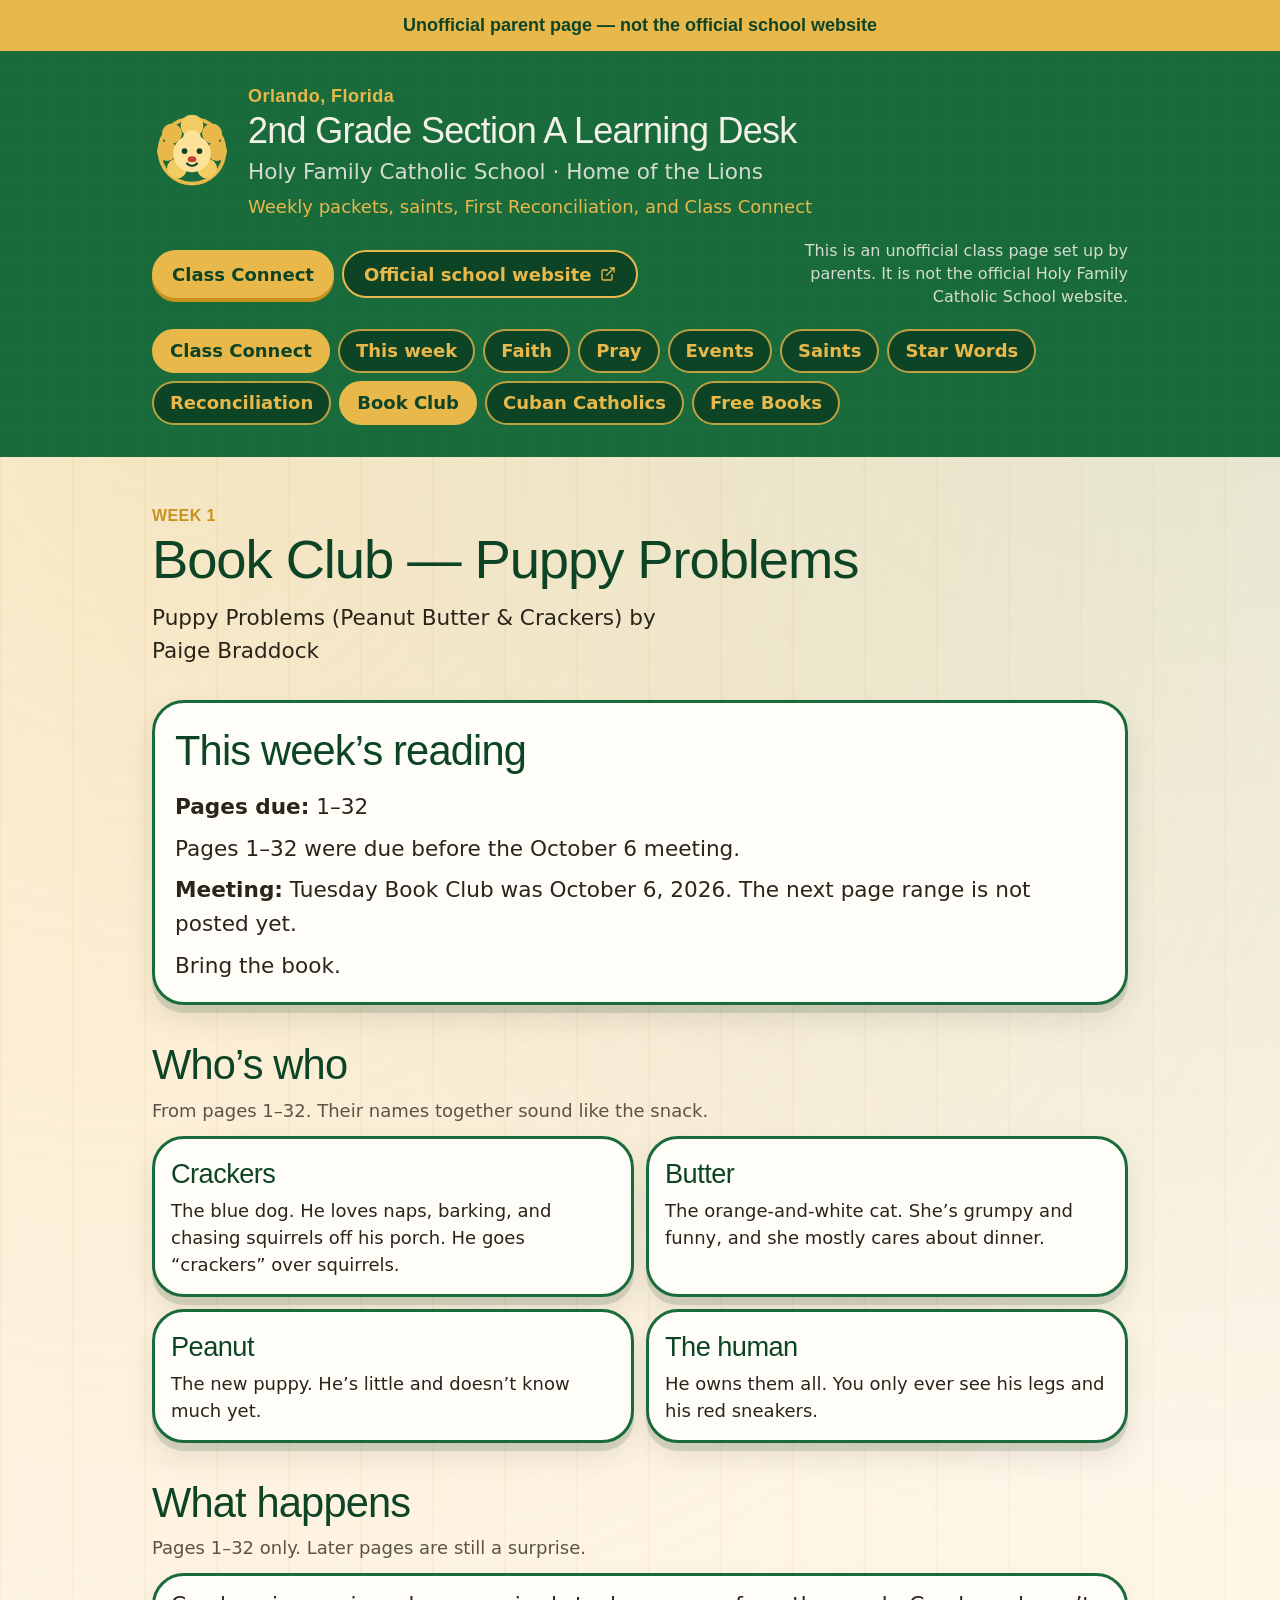
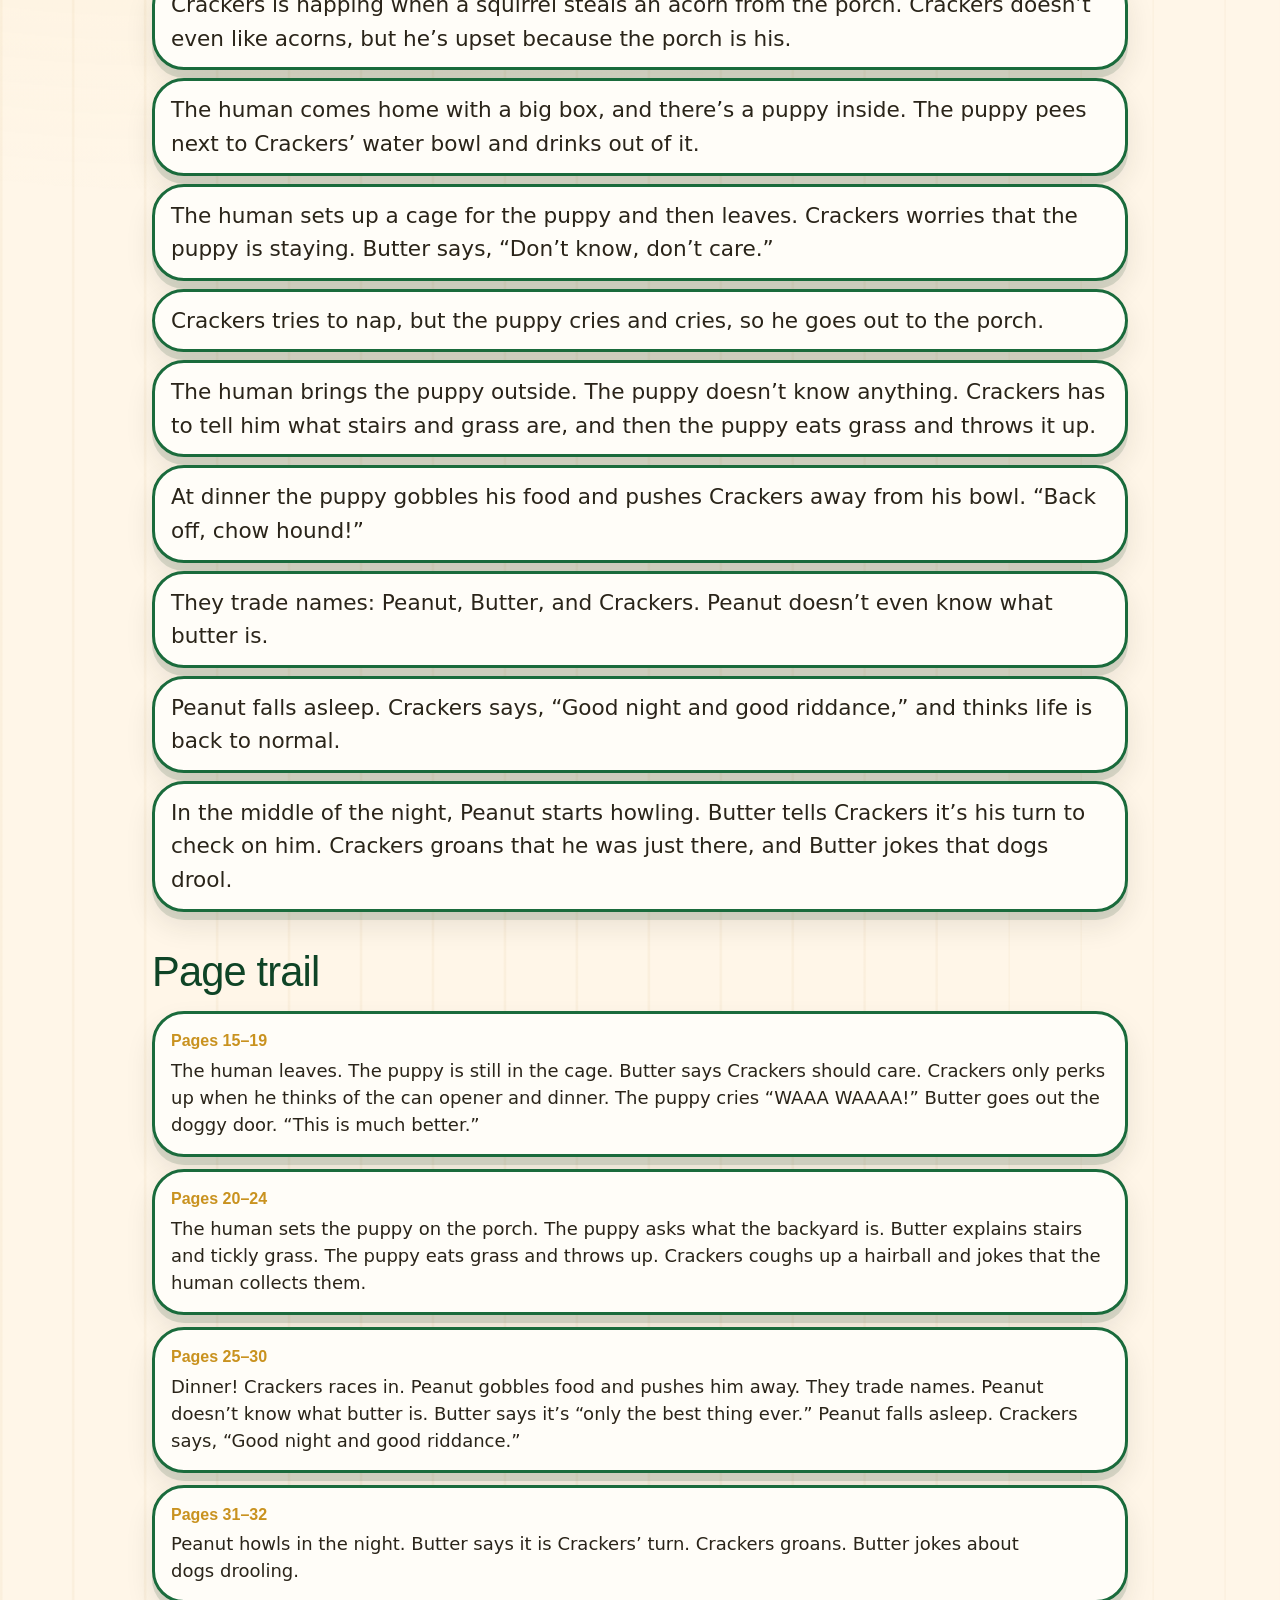
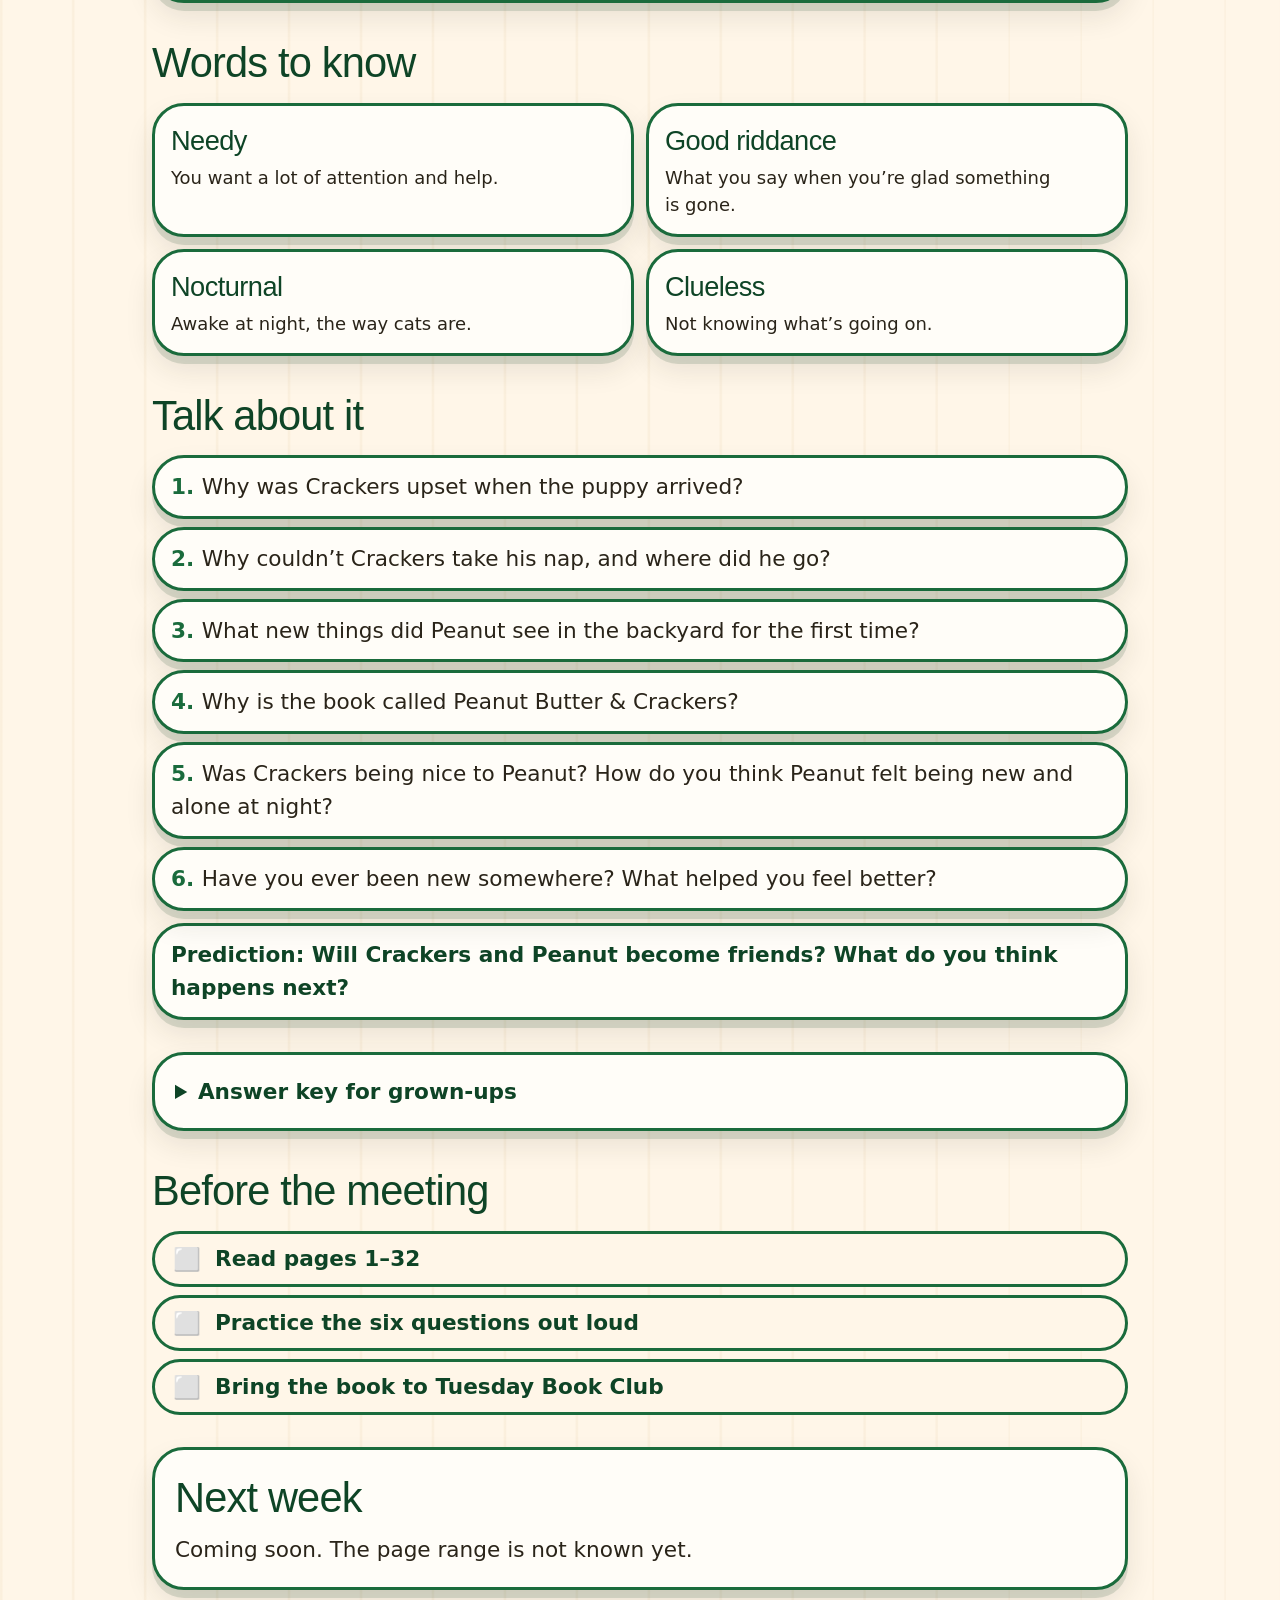
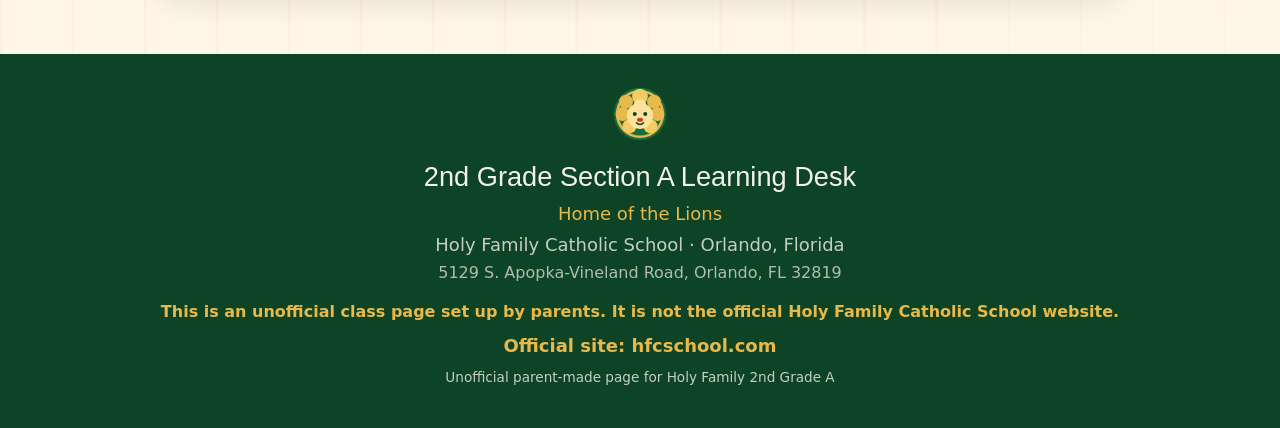
<file: book-club.html>
<!doctype html>

<html class="antialiased" lang="en"><head><meta content="summary_large_image" name="twitter:card"/><meta charset="utf-8"/><meta content="width=device-width, initial-scale=1" name="viewport"/><title>HFCS 2nd Grade A</title><meta content="Unofficial parent-made learning desk for Holy Family Catholic School 2nd Grade A. Weekly packets and Catholic learning for October. Official site: hfcschool.com." name="description"/><meta content="#1A6B3C" name="theme-color"/><meta content="yes" name="apple-mobile-web-app-capable"/><meta content="Grade Two" name="apple-mobile-web-app-title"/><meta content="black" name="apple-mobile-web-app-status-bar-style"/><meta content="01a0b15f-e7f6-7f02-a93d-baf060175e0b" name="grok-project-id"/><link href="assets/styles.css" rel="stylesheet"/><link href="assets/extra.css" rel="stylesheet"/><link rel="icon" href="favicon.ico" sizes="any"/><link rel="icon" type="image/png" sizes="32x32" href="favicon-32.png"/><link rel="icon" type="image/png" sizes="16x16" href="favicon-16.png"/><link rel="icon" type="image/png" sizes="192x192" href="icon-192.png"/><link rel="icon" type="image/png" sizes="512x512" href="icon-512.png"/><link rel="apple-touch-icon" href="apple-touch-icon.png"/><meta name="apple-mobile-web-app-title" content="2nd Grade A"/><meta content="noindex" name="robots"/></head><body><!--$--><div class="min-h-dvh overflow-x-clip"><header class="relative overflow-hidden bg-navy text-chalk"><div class="relative bg-gold px-4 py-3 text-center"><p class="font-display text-navy-deep text-sm font-bold sm:text-base">Unofficial parent page — not the official school website</p></div><div aria-hidden="true" class="pointer-events-none absolute inset-x-0 top-12 bottom-0 opacity-20" style="background-image:repeating-linear-gradient(0deg, transparent, transparent 27px, rgb(244 241 230 / 0.12) 28px), repeating-linear-gradient(90deg, transparent, transparent 27px, rgb(244 241 230 / 0.08) 28px)"></div><div class="relative mx-auto flex max-w-5xl flex-col gap-5 px-4 py-6 sm:px-6 sm:py-8"><div class="flex items-start gap-3 sm:items-center sm:gap-4"><svg aria-label="HFCS Lions mascot" class="size-16 shrink-0 sm:size-20" role="img" viewbox="0 0 64 64"><title>HFCS Lions mascot</title><circle cx="32" cy="32" fill="#1a6b3c" r="30"></circle><circle cx="32" cy="32" fill="none" r="26" stroke="#e8b84a" stroke-width="3"></circle><circle cx="16" cy="18" fill="#e8b84a" r="8"></circle><circle cx="32" cy="12" fill="#f3cc63" r="9"></circle><circle cx="48" cy="18" fill="#e8b84a" r="8"></circle><circle cx="12" cy="32" fill="#e8b84a" r="8"></circle><circle cx="52" cy="32" fill="#e8b84a" r="8"></circle><circle cx="20" cy="46" fill="#f3cc63" r="8"></circle><circle cx="44" cy="46" fill="#f3cc63" r="8"></circle><circle cx="32" cy="34" fill="#ffe29a" r="15"></circle><ellipse cx="32" cy="21" fill="#ffe29a" rx="7" ry="5.5"></ellipse><circle cx="26" cy="32" fill="#0e4426" r="2.3"></circle><circle cx="38" cy="32" fill="#0e4426" r="2.3"></circle><ellipse cx="32" cy="38.5" fill="#c43d32" rx="3.4" ry="2.3"></ellipse><path d="M28 42c2.4 2.6 5.6 2.6 8 0" fill="none" stroke="#0e4426" stroke-linecap="round" stroke-width="1.8"></path></svg><div class="min-w-0"><p class="font-display text-gold text-sm font-semibold tracking-wide sm:text-base">Orlando, Florida</p><h1 class="text-chalk font-display text-2xl leading-tight text-balance sm:text-4xl">2nd Grade<!-- --> <!-- -->Section A<!-- --> Learning Desk</h1><p class="mt-1 text-base text-chalk/85 sm:text-lg">Holy Family Catholic School<!-- --> · Home of the <!-- -->Lions</p><p class="mt-1 text-sm text-gold sm:text-base">Weekly packets, saints, First Reconciliation, and Class Connect</p></div></div><div class="flex flex-col gap-3 sm:flex-row sm:items-center sm:justify-between"><div class="flex flex-col gap-2 sm:flex-row sm:items-center"><a class="bg-gold text-navy-deep inline-flex min-h-12 items-center justify-center rounded-pill px-5 text-base font-extrabold shadow-[0_4px_0_#c9921f] transition-transform duration-(--motion-fast) ease-(--ease-out) hover:-translate-y-0.5 active:translate-y-0.5" href="class-connect.html">Class Connect</a><a class="inline-flex min-h-12 items-center justify-center gap-2 rounded-pill border-2 border-gold bg-navy-deep px-5 text-base font-extrabold text-gold" href="https://www.hfcschool.com/" rel="noreferrer" target="_blank">Official school website<svg aria-hidden="true" class="lucide lucide-external-link size-4" fill="none" height="24" stroke="currentColor" stroke-linecap="round" stroke-linejoin="round" stroke-width="2" viewbox="0 0 24 24" width="24" xmlns="http://www.w3.org/2000/svg"><path d="M15 3h6v6"></path><path d="M10 14 21 3"></path><path d="M18 13v6a2 2 0 0 1-2 2H5a2 2 0 0 1-2-2V8a2 2 0 0 1 2-2h6"></path></svg></a></div><p class="text-sm text-chalk/85 sm:max-w-sm sm:text-right">This is an unofficial class page set up by parents. It is not the official Holy Family Catholic School website.</p></div><nav aria-label="Page sections" class="flex flex-wrap gap-2"><a class="inline-flex min-h-11 items-center rounded-pill border-2 px-4 text-base font-bold transition-colors duration-(--motion-fast) border-gold bg-gold text-navy-deep" href="class-connect.html">Class Connect</a><a class="inline-flex min-h-11 items-center rounded-pill border-2 border-gold/80 bg-navy-deep px-4 text-base font-bold text-gold transition-colors duration-(--motion-fast) hover:bg-gold hover:text-navy-deep" href="index.html#homework">This week</a><a class="inline-flex min-h-11 items-center rounded-pill border-2 border-gold/80 bg-navy-deep px-4 text-base font-bold text-gold transition-colors duration-(--motion-fast) hover:bg-gold hover:text-navy-deep" href="index.html#faith">Faith</a><a class="inline-flex min-h-11 items-center rounded-pill border-2 border-gold/80 bg-navy-deep px-4 text-base font-bold text-gold transition-colors duration-(--motion-fast) hover:bg-gold hover:text-navy-deep" href="index.html#pray">Pray</a><a class="inline-flex min-h-11 items-center rounded-pill border-2 border-gold/80 bg-navy-deep px-4 text-base font-bold text-gold transition-colors duration-(--motion-fast) hover:bg-gold hover:text-navy-deep" href="index.html#events">Events</a><a class="inline-flex min-h-11 items-center rounded-pill border-2 px-4 text-base font-bold transition-colors duration-(--motion-fast) border-gold/80 bg-navy-deep text-gold hover:bg-gold hover:text-navy-deep" href="saints.html">Saints</a><a class="inline-flex min-h-11 items-center rounded-pill border-2 px-4 text-base font-bold transition-colors duration-(--motion-fast) border-gold/80 bg-navy-deep text-gold hover:bg-gold hover:text-navy-deep" href="star-words.html">Star Words</a><a class="inline-flex min-h-11 items-center rounded-pill border-2 px-4 text-base font-bold transition-colors duration-(--motion-fast) border-gold/80 bg-navy-deep text-gold hover:bg-gold hover:text-navy-deep" href="reconciliation.html">Reconciliation</a><a aria-current="page" class="inline-flex min-h-11 items-center rounded-pill border-2 px-4 text-base font-bold transition-colors duration-(--motion-fast) border-gold bg-gold text-navy-deep active" data-status="active" href="book-club.html">Book Club</a><a class="inline-flex min-h-11 items-center rounded-pill border-2 px-4 text-base font-bold transition-colors duration-(--motion-fast) border-gold/80 bg-navy-deep text-gold hover:bg-gold hover:text-navy-deep" href="cuban-catholics.html">Cuban Catholics</a><a class="inline-flex min-h-11 items-center rounded-pill border-2 px-4 text-base font-bold transition-colors duration-(--motion-fast) border-gold/80 bg-navy-deep text-gold hover:bg-gold hover:text-navy-deep" href="books.html">Free Books</a></nav></div></header><main><div class="mx-auto flex w-full min-w-0 max-w-5xl flex-col gap-8 px-4 py-8 sm:px-6 sm:py-12"><header><p class="font-display text-gold-deep text-sm font-bold tracking-wide uppercase">Week 1</p><h2 class="text-2xl text-navy-deep sm:text-3xl">Book Club — Puppy Problems</h2><p class="text-ink mt-2 max-w-2xl text-lg">Puppy Problems (Peanut Butter &amp; Crackers)<!-- --> by <!-- -->Paige Braddock</p></header><section class="paper-card rounded-xl p-5"><h3 class="font-display text-2xl text-navy-deep">This week’s reading</h3><ul class="mt-3 flex flex-col gap-2 text-lg text-ink"><li><strong>Pages due:</strong> <!-- -->1–32</li><li>Pages 1–32 were due before the October 6 meeting.</li><li><strong>Meeting:</strong> <!-- -->Tuesday Book Club was October 6, 2026. The next page range is not posted yet.</li><li>Bring the book.</li></ul></section><section><h3 class="font-display text-2xl text-navy-deep">Who’s who</h3><p class="text-ink-soft mt-1 text-base">From pages 1–32. Their names together sound like the snack.</p><ul class="mt-3 grid gap-3 sm:grid-cols-2"><li class="paper-card rounded-xl p-4"><h4 class="font-display text-xl text-navy-deep">Crackers</h4><p class="mt-1 text-base text-ink">The blue dog. He loves naps, barking, and chasing squirrels off his porch. He goes “crackers” over squirrels.</p></li><li class="paper-card rounded-xl p-4"><h4 class="font-display text-xl text-navy-deep">Butter</h4><p class="mt-1 text-base text-ink">The orange-and-white cat. She’s grumpy and funny, and she mostly cares about dinner.</p></li><li class="paper-card rounded-xl p-4"><h4 class="font-display text-xl text-navy-deep">Peanut</h4><p class="mt-1 text-base text-ink">The new puppy. He’s little and doesn’t know much yet.</p></li><li class="paper-card rounded-xl p-4"><h4 class="font-display text-xl text-navy-deep">The human</h4><p class="mt-1 text-base text-ink">He owns them all. You only ever see his legs and his red sneakers.</p></li></ul></section><section><h3 class="font-display text-2xl text-navy-deep">What happens</h3><p class="text-ink-soft mt-1 text-base">Pages 1–32 only. Later pages are still a surprise.</p><ol class="mt-3 flex flex-col gap-2"><li class="paper-card rounded-xl px-4 py-3 text-lg text-ink">Crackers is napping when a squirrel steals an acorn from the porch. Crackers doesn’t even like acorns, but he’s upset because the porch is his.</li><li class="paper-card rounded-xl px-4 py-3 text-lg text-ink">The human comes home with a big box, and there’s a puppy inside. The puppy pees next to Crackers’ water bowl and drinks out of it.</li><li class="paper-card rounded-xl px-4 py-3 text-lg text-ink">The human sets up a cage for the puppy and then leaves. Crackers worries that the puppy is staying. Butter says, “Don’t know, don’t care.”</li><li class="paper-card rounded-xl px-4 py-3 text-lg text-ink">Crackers tries to nap, but the puppy cries and cries, so he goes out to the porch.</li><li class="paper-card rounded-xl px-4 py-3 text-lg text-ink">The human brings the puppy outside. The puppy doesn’t know anything. Crackers has to tell him what stairs and grass are, and then the puppy eats grass and throws it up.</li><li class="paper-card rounded-xl px-4 py-3 text-lg text-ink">At dinner the puppy gobbles his food and pushes Crackers away from his bowl. “Back off, chow hound!”</li><li class="paper-card rounded-xl px-4 py-3 text-lg text-ink">They trade names: Peanut, Butter, and Crackers. Peanut doesn’t even know what butter is.</li><li class="paper-card rounded-xl px-4 py-3 text-lg text-ink">Peanut falls asleep. Crackers says, “Good night and good riddance,” and thinks life is back to normal.</li><li class="paper-card rounded-xl px-4 py-3 text-lg text-ink">In the middle of the night, Peanut starts howling. Butter tells Crackers it’s his turn to check on him. Crackers groans that he was just there, and Butter jokes that dogs drool.</li></ol></section><section><h3 class="font-display text-2xl text-navy-deep">Page trail</h3><ul class="mt-3 flex flex-col gap-3"><li class="paper-card rounded-xl p-4"><p class="font-display text-gold-deep text-sm font-bold">Pages <!-- -->15–19</p><p class="mt-1 text-base text-ink">The human leaves. The puppy is still in the cage. Butter says Crackers should care. Crackers only perks up when he thinks of the can opener and dinner. The puppy cries “WAAA WAAAA!” Butter goes out the doggy door. “This is much better.”</p></li><li class="paper-card rounded-xl p-4"><p class="font-display text-gold-deep text-sm font-bold">Pages <!-- -->20–24</p><p class="mt-1 text-base text-ink">The human sets the puppy on the porch. The puppy asks what the backyard is. Butter explains stairs and tickly grass. The puppy eats grass and throws up. Crackers coughs up a hairball and jokes that the human collects them.</p></li><li class="paper-card rounded-xl p-4"><p class="font-display text-gold-deep text-sm font-bold">Pages <!-- -->25–30</p><p class="mt-1 text-base text-ink">Dinner! Crackers races in. Peanut gobbles food and pushes him away. They trade names. Peanut doesn’t know what butter is. Butter says it’s “only the best thing ever.” Peanut falls asleep. Crackers says, “Good night and good riddance.”</p></li><li class="paper-card rounded-xl p-4"><p class="font-display text-gold-deep text-sm font-bold">Pages <!-- -->31–32</p><p class="mt-1 text-base text-ink">Peanut howls in the night. Butter says it is Crackers’ turn. Crackers groans. Butter jokes about dogs drooling.</p></li></ul></section><section><h3 class="font-display text-2xl text-navy-deep">Words to know</h3><ul class="mt-3 grid gap-3 sm:grid-cols-2"><li class="paper-card rounded-xl p-4"><h4 class="font-display text-xl text-navy-deep">Needy</h4><p class="mt-1 text-base text-ink">You want a lot of attention and help.</p></li><li class="paper-card rounded-xl p-4"><h4 class="font-display text-xl text-navy-deep">Good riddance</h4><p class="mt-1 text-base text-ink">What you say when you’re glad something is gone.</p></li><li class="paper-card rounded-xl p-4"><h4 class="font-display text-xl text-navy-deep">Nocturnal</h4><p class="mt-1 text-base text-ink">Awake at night, the way cats are.</p></li><li class="paper-card rounded-xl p-4"><h4 class="font-display text-xl text-navy-deep">Clueless</h4><p class="mt-1 text-base text-ink">Not knowing what’s going on.</p></li></ul></section><section><h3 class="font-display text-2xl text-navy-deep">Talk about it</h3><ol class="mt-3 flex flex-col gap-2"><li class="paper-card rounded-xl px-4 py-3 text-lg text-ink"><span class="text-navy font-extrabold">1<!-- -->. </span>Why was Crackers upset when the puppy arrived?</li><li class="paper-card rounded-xl px-4 py-3 text-lg text-ink"><span class="text-navy font-extrabold">2<!-- -->. </span>Why couldn’t Crackers take his nap, and where did he go?</li><li class="paper-card rounded-xl px-4 py-3 text-lg text-ink"><span class="text-navy font-extrabold">3<!-- -->. </span>What new things did Peanut see in the backyard for the first time?</li><li class="paper-card rounded-xl px-4 py-3 text-lg text-ink"><span class="text-navy font-extrabold">4<!-- -->. </span>Why is the book called Peanut Butter &amp; Crackers?</li><li class="paper-card rounded-xl px-4 py-3 text-lg text-ink"><span class="text-navy font-extrabold">5<!-- -->. </span>Was Crackers being nice to Peanut? How do you think Peanut felt being new and alone at night?</li><li class="paper-card rounded-xl px-4 py-3 text-lg text-ink"><span class="text-navy font-extrabold">6<!-- -->. </span>Have you ever been new somewhere? What helped you feel better?</li></ol><p class="paper-card mt-3 rounded-xl border-gold bg-gold/20 px-4 py-3 text-lg font-bold text-navy-deep">Prediction: Will Crackers and Peanut become friends? What do you think happens next?</p></section><details class="paper-card rounded-xl p-5"><summary class="cursor-pointer text-lg font-extrabold text-navy-deep">Answer key for grown-ups</summary><ol class="mt-3 flex flex-col gap-2 text-base text-ink"><li>The puppy peed next to his water bowl, drank out of it, and cried a lot. Crackers was also worried the puppy was staying for good.</li><li>Peanut kept crying in his cage, and it was too noisy to sleep. Crackers went out the doggy door to the porch.</li><li>He saw the backyard, the stairs, and the grass. The grass tickled him, and he ate some and threw it up.</li><li>Those are the three animals’ names. Peanut is the puppy, Butter is the cat, and Crackers is the dog. Together they sound like the snack.</li><li>Not really. Crackers called him needy, said “good riddance,” and told him to back off at dinner. Peanut probably felt scared and lonely. Crackers did answer questions in the yard, so he was a little helpful.</li><li>No wrong answer. A first day of school, a new class, or meeting new kids all count.</li><li>Prediction: no right answer. A good guess is they slowly become friends.</li></ol></details><section><h3 class="font-display text-2xl text-navy-deep">Before the meeting</h3><ul class="mt-3 flex flex-col gap-2"><li><button class="flex min-h-14 w-full items-center gap-3 rounded-xl border-3 px-4 text-left text-lg font-extrabold border-navy bg-paper text-navy-deep" data-check="book-club:read-pages-1-32"><span class="flex size-8 shrink-0 items-center justify-center rounded-md border-2 border-navy box"></span>Read pages 1–32</button></li><li><button class="flex min-h-14 w-full items-center gap-3 rounded-xl border-3 px-4 text-left text-lg font-extrabold border-navy bg-paper text-navy-deep" data-check="book-club:practice-the-six-questions-out-loud"><span class="flex size-8 shrink-0 items-center justify-center rounded-md border-2 border-navy box"></span>Practice the six questions out loud</button></li><li><button class="flex min-h-14 w-full items-center gap-3 rounded-xl border-3 px-4 text-left text-lg font-extrabold border-navy bg-paper text-navy-deep" data-check="book-club:bring-the-book-to-tuesday-book-club"><span class="flex size-8 shrink-0 items-center justify-center rounded-md border-2 border-navy box"></span>Bring the book to Tuesday Book Club</button></li></ul></section><section class="paper-card rounded-xl border-dashed p-5"><h3 class="font-display text-2xl text-navy-deep">Next week</h3><p class="mt-2 text-lg text-ink">Coming soon. The page range is not known yet.</p></section></div></main><footer class="bg-navy-deep mt-4 px-4 py-8 text-center text-chalk"><div class="mb-4 flex justify-center"><svg aria-label="HFCS Lions mascot" class="size-14" role="img" viewbox="0 0 64 64"><title>HFCS Lions mascot</title><circle cx="32" cy="32" fill="#1a6b3c" r="30"></circle><circle cx="32" cy="32" fill="none" r="26" stroke="#e8b84a" stroke-width="3"></circle><circle cx="16" cy="18" fill="#e8b84a" r="8"></circle><circle cx="32" cy="12" fill="#f3cc63" r="9"></circle><circle cx="48" cy="18" fill="#e8b84a" r="8"></circle><circle cx="12" cy="32" fill="#e8b84a" r="8"></circle><circle cx="52" cy="32" fill="#e8b84a" r="8"></circle><circle cx="20" cy="46" fill="#f3cc63" r="8"></circle><circle cx="44" cy="46" fill="#f3cc63" r="8"></circle><circle cx="32" cy="34" fill="#ffe29a" r="15"></circle><ellipse cx="32" cy="21" fill="#ffe29a" rx="7" ry="5.5"></ellipse><circle cx="26" cy="32" fill="#0e4426" r="2.3"></circle><circle cx="38" cy="32" fill="#0e4426" r="2.3"></circle><ellipse cx="32" cy="38.5" fill="#c43d32" rx="3.4" ry="2.3"></ellipse><path d="M28 42c2.4 2.6 5.6 2.6 8 0" fill="none" stroke="#0e4426" stroke-linecap="round" stroke-width="1.8"></path></svg></div><p class="font-display text-xl">2nd Grade<!-- --> <!-- -->Section A<!-- --> Learning Desk</p><p class="mt-1 text-base text-gold">Home of the <!-- -->Lions</p><p class="mt-1 text-base text-chalk/80">Holy Family Catholic School<!-- --> · <!-- -->Orlando, Florida</p><p class="mt-1 text-sm text-chalk/70">5129 S. Apopka-Vineland Road, Orlando, FL 32819</p><p class="text-gold mt-4 text-sm font-bold">This is an unofficial class page set up by parents. It is not the official Holy Family Catholic School website.</p><a class="text-gold mt-2 inline-block text-base font-extrabold underline-offset-4 hover:underline" href="https://www.hfcschool.com/" rel="noreferrer" target="_blank">Official site: hfcschool.com</a><p class="parent-note" style="text-align:center;font-size:.85rem;padding:.5rem 1rem;opacity:.8">Unofficial parent-made page for Holy Family 2nd Grade A</p></footer></div><!--/$--><script src="assets/data.js"></script><script src="assets/mounts.js"></script><script src="app.js"></script></body></html>
</file>
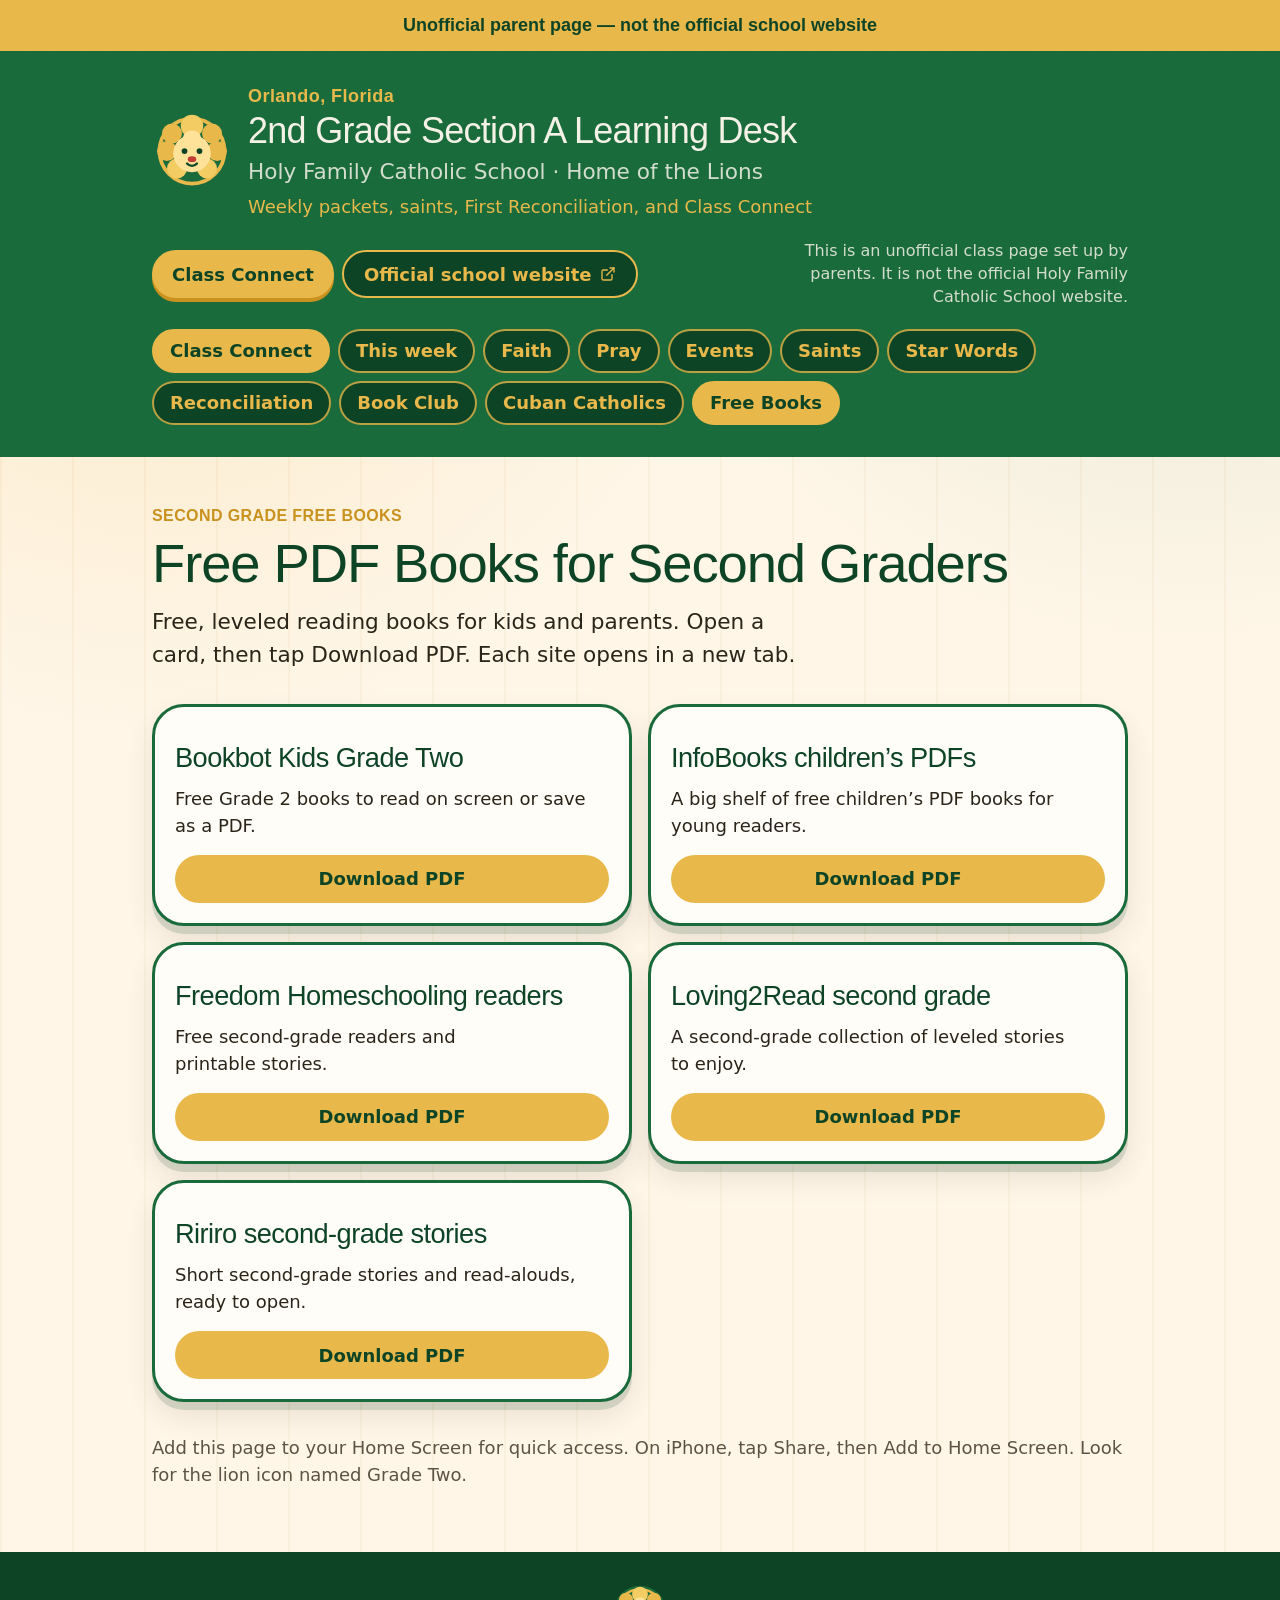
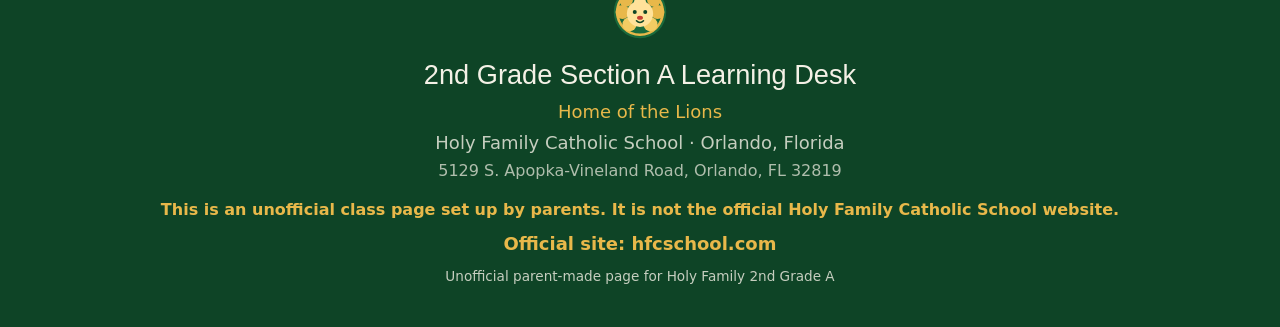
<file: books.html>
<!doctype html>

<html class="antialiased" lang="en"><head><meta content="summary_large_image" name="twitter:card"/><meta charset="utf-8"/><meta content="width=device-width, initial-scale=1" name="viewport"/><title>HFCS 2nd Grade A</title><meta content="Unofficial parent-made learning desk for Holy Family Catholic School 2nd Grade A. Weekly packets and Catholic learning for October. Official site: hfcschool.com." name="description"/><meta content="#1A6B3C" name="theme-color"/><meta content="yes" name="apple-mobile-web-app-capable"/><meta content="Grade Two" name="apple-mobile-web-app-title"/><meta content="black" name="apple-mobile-web-app-status-bar-style"/><meta content="01a0b15f-e7f6-7f02-a93d-baf060175e0b" name="grok-project-id"/><link href="assets/styles.css" rel="stylesheet"/><link href="assets/extra.css" rel="stylesheet"/><link rel="icon" href="favicon.ico" sizes="any"/><link rel="icon" type="image/png" sizes="32x32" href="favicon-32.png"/><link rel="icon" type="image/png" sizes="16x16" href="favicon-16.png"/><link rel="icon" type="image/png" sizes="192x192" href="icon-192.png"/><link rel="icon" type="image/png" sizes="512x512" href="icon-512.png"/><link rel="apple-touch-icon" href="apple-touch-icon.png"/><meta name="apple-mobile-web-app-title" content="2nd Grade A"/><meta content="noindex" name="robots"/></head><body><!--$--><div class="min-h-dvh overflow-x-clip"><header class="relative overflow-hidden bg-navy text-chalk"><div class="relative bg-gold px-4 py-3 text-center"><p class="font-display text-navy-deep text-sm font-bold sm:text-base">Unofficial parent page — not the official school website</p></div><div aria-hidden="true" class="pointer-events-none absolute inset-x-0 top-12 bottom-0 opacity-20" style="background-image:repeating-linear-gradient(0deg, transparent, transparent 27px, rgb(244 241 230 / 0.12) 28px), repeating-linear-gradient(90deg, transparent, transparent 27px, rgb(244 241 230 / 0.08) 28px)"></div><div class="relative mx-auto flex max-w-5xl flex-col gap-5 px-4 py-6 sm:px-6 sm:py-8"><div class="flex items-start gap-3 sm:items-center sm:gap-4"><svg aria-label="HFCS Lions mascot" class="size-16 shrink-0 sm:size-20" role="img" viewbox="0 0 64 64"><title>HFCS Lions mascot</title><circle cx="32" cy="32" fill="#1a6b3c" r="30"></circle><circle cx="32" cy="32" fill="none" r="26" stroke="#e8b84a" stroke-width="3"></circle><circle cx="16" cy="18" fill="#e8b84a" r="8"></circle><circle cx="32" cy="12" fill="#f3cc63" r="9"></circle><circle cx="48" cy="18" fill="#e8b84a" r="8"></circle><circle cx="12" cy="32" fill="#e8b84a" r="8"></circle><circle cx="52" cy="32" fill="#e8b84a" r="8"></circle><circle cx="20" cy="46" fill="#f3cc63" r="8"></circle><circle cx="44" cy="46" fill="#f3cc63" r="8"></circle><circle cx="32" cy="34" fill="#ffe29a" r="15"></circle><ellipse cx="32" cy="21" fill="#ffe29a" rx="7" ry="5.5"></ellipse><circle cx="26" cy="32" fill="#0e4426" r="2.3"></circle><circle cx="38" cy="32" fill="#0e4426" r="2.3"></circle><ellipse cx="32" cy="38.5" fill="#c43d32" rx="3.4" ry="2.3"></ellipse><path d="M28 42c2.4 2.6 5.6 2.6 8 0" fill="none" stroke="#0e4426" stroke-linecap="round" stroke-width="1.8"></path></svg><div class="min-w-0"><p class="font-display text-gold text-sm font-semibold tracking-wide sm:text-base">Orlando, Florida</p><h1 class="text-chalk font-display text-2xl leading-tight text-balance sm:text-4xl">2nd Grade<!-- --> <!-- -->Section A<!-- --> Learning Desk</h1><p class="mt-1 text-base text-chalk/85 sm:text-lg">Holy Family Catholic School<!-- --> · Home of the <!-- -->Lions</p><p class="mt-1 text-sm text-gold sm:text-base">Weekly packets, saints, First Reconciliation, and Class Connect</p></div></div><div class="flex flex-col gap-3 sm:flex-row sm:items-center sm:justify-between"><div class="flex flex-col gap-2 sm:flex-row sm:items-center"><a class="bg-gold text-navy-deep inline-flex min-h-12 items-center justify-center rounded-pill px-5 text-base font-extrabold shadow-[0_4px_0_#c9921f] transition-transform duration-(--motion-fast) ease-(--ease-out) hover:-translate-y-0.5 active:translate-y-0.5" href="class-connect.html">Class Connect</a><a class="inline-flex min-h-12 items-center justify-center gap-2 rounded-pill border-2 border-gold bg-navy-deep px-5 text-base font-extrabold text-gold" href="https://www.hfcschool.com/" rel="noreferrer" target="_blank">Official school website<svg aria-hidden="true" class="lucide lucide-external-link size-4" fill="none" height="24" stroke="currentColor" stroke-linecap="round" stroke-linejoin="round" stroke-width="2" viewbox="0 0 24 24" width="24" xmlns="http://www.w3.org/2000/svg"><path d="M15 3h6v6"></path><path d="M10 14 21 3"></path><path d="M18 13v6a2 2 0 0 1-2 2H5a2 2 0 0 1-2-2V8a2 2 0 0 1 2-2h6"></path></svg></a></div><p class="text-sm text-chalk/85 sm:max-w-sm sm:text-right">This is an unofficial class page set up by parents. It is not the official Holy Family Catholic School website.</p></div><nav aria-label="Page sections" class="flex flex-wrap gap-2"><a class="inline-flex min-h-11 items-center rounded-pill border-2 px-4 text-base font-bold transition-colors duration-(--motion-fast) border-gold bg-gold text-navy-deep" href="class-connect.html">Class Connect</a><a class="inline-flex min-h-11 items-center rounded-pill border-2 border-gold/80 bg-navy-deep px-4 text-base font-bold text-gold transition-colors duration-(--motion-fast) hover:bg-gold hover:text-navy-deep" href="index.html#homework">This week</a><a class="inline-flex min-h-11 items-center rounded-pill border-2 border-gold/80 bg-navy-deep px-4 text-base font-bold text-gold transition-colors duration-(--motion-fast) hover:bg-gold hover:text-navy-deep" href="index.html#faith">Faith</a><a class="inline-flex min-h-11 items-center rounded-pill border-2 border-gold/80 bg-navy-deep px-4 text-base font-bold text-gold transition-colors duration-(--motion-fast) hover:bg-gold hover:text-navy-deep" href="index.html#pray">Pray</a><a class="inline-flex min-h-11 items-center rounded-pill border-2 border-gold/80 bg-navy-deep px-4 text-base font-bold text-gold transition-colors duration-(--motion-fast) hover:bg-gold hover:text-navy-deep" href="index.html#events">Events</a><a class="inline-flex min-h-11 items-center rounded-pill border-2 px-4 text-base font-bold transition-colors duration-(--motion-fast) border-gold/80 bg-navy-deep text-gold hover:bg-gold hover:text-navy-deep" href="saints.html">Saints</a><a class="inline-flex min-h-11 items-center rounded-pill border-2 px-4 text-base font-bold transition-colors duration-(--motion-fast) border-gold/80 bg-navy-deep text-gold hover:bg-gold hover:text-navy-deep" href="star-words.html">Star Words</a><a class="inline-flex min-h-11 items-center rounded-pill border-2 px-4 text-base font-bold transition-colors duration-(--motion-fast) border-gold/80 bg-navy-deep text-gold hover:bg-gold hover:text-navy-deep" href="reconciliation.html">Reconciliation</a><a class="inline-flex min-h-11 items-center rounded-pill border-2 px-4 text-base font-bold transition-colors duration-(--motion-fast) border-gold/80 bg-navy-deep text-gold hover:bg-gold hover:text-navy-deep" href="book-club.html">Book Club</a><a class="inline-flex min-h-11 items-center rounded-pill border-2 px-4 text-base font-bold transition-colors duration-(--motion-fast) border-gold/80 bg-navy-deep text-gold hover:bg-gold hover:text-navy-deep" href="cuban-catholics.html">Cuban Catholics</a><a aria-current="page" class="inline-flex min-h-11 items-center rounded-pill border-2 px-4 text-base font-bold transition-colors duration-(--motion-fast) border-gold bg-gold text-navy-deep active" data-status="active" href="books.html">Free Books</a></nav></div></header><main><div class="mx-auto flex w-full min-w-0 max-w-5xl flex-col gap-8 px-4 py-8 sm:px-6 sm:py-12"><header><p class="font-display text-gold-deep text-sm font-bold tracking-wide uppercase">Second Grade Free Books</p><h2 class="mt-1 text-2xl text-navy-deep sm:text-3xl">Free PDF Books for Second Graders</h2><p class="text-ink mt-2 max-w-2xl text-lg">Free, leveled reading books for kids and parents. Open a card, then tap Download PDF. Each site opens in a new tab.</p></header><ul class="grid grid-cols-1 gap-4 sm:grid-cols-2"><li><article class="paper-card flex h-full flex-col rounded-xl p-5 transition-transform duration-(--motion-fast) ease-(--ease-out) hover:-translate-y-1"><h3 class="font-display mt-3 text-xl text-navy-deep">Bookbot Kids Grade Two</h3><p class="text-ink mt-2 flex-1 text-base">Free Grade 2 books to read on screen or save as a PDF.</p><a class="bg-gold text-navy-deep mt-4 inline-flex min-h-12 items-center justify-center gap-2 rounded-pill px-5 text-base font-extrabold" href="https://www.bookbotkids.com/books/grade2/free/" rel="noopener noreferrer" target="_blank">Download PDF</a></article></li><li><article class="paper-card flex h-full flex-col rounded-xl p-5 transition-transform duration-(--motion-fast) ease-(--ease-out) hover:-translate-y-1"><h3 class="font-display mt-3 text-xl text-navy-deep">InfoBooks children’s PDFs</h3><p class="text-ink mt-2 flex-1 text-base">A big shelf of free children’s PDF books for young readers.</p><a class="bg-gold text-navy-deep mt-4 inline-flex min-h-12 items-center justify-center gap-2 rounded-pill px-5 text-base font-extrabold" href="https://infobooks.org/free-pdf-books/childrens" rel="noopener noreferrer" target="_blank">Download PDF</a></article></li><li><article class="paper-card flex h-full flex-col rounded-xl p-5 transition-transform duration-(--motion-fast) ease-(--ease-out) hover:-translate-y-1"><h3 class="font-display mt-3 text-xl text-navy-deep">Freedom Homeschooling readers</h3><p class="text-ink mt-2 flex-1 text-base">Free second-grade readers and printable stories.</p><a class="bg-gold text-navy-deep mt-4 inline-flex min-h-12 items-center justify-center gap-2 rounded-pill px-5 text-base font-extrabold" href="https://freedomhomeschooling.com/free-second-grade-readers" rel="noopener noreferrer" target="_blank">Download PDF</a></article></li><li><article class="paper-card flex h-full flex-col rounded-xl p-5 transition-transform duration-(--motion-fast) ease-(--ease-out) hover:-translate-y-1"><h3 class="font-display mt-3 text-xl text-navy-deep">Loving2Read second grade</h3><p class="text-ink mt-2 flex-1 text-base">A second-grade collection of leveled stories to enjoy.</p><a class="bg-gold text-navy-deep mt-4 inline-flex min-h-12 items-center justify-center gap-2 rounded-pill px-5 text-base font-extrabold" href="https://loving2read.com/second-grade" rel="noopener noreferrer" target="_blank">Download PDF</a></article></li><li><article class="paper-card flex h-full flex-col rounded-xl p-5 transition-transform duration-(--motion-fast) ease-(--ease-out) hover:-translate-y-1"><h3 class="font-display mt-3 text-xl text-navy-deep">Ririro second-grade stories</h3><p class="text-ink mt-2 flex-1 text-base">Short second-grade stories and read-alouds, ready to open.</p><a class="bg-gold text-navy-deep mt-4 inline-flex min-h-12 items-center justify-center gap-2 rounded-pill px-5 text-base font-extrabold" href="https://ririro.com/theme/second-grade" rel="noopener noreferrer" target="_blank">Download PDF</a></article></li></ul><p class="text-ink-soft flex items-start gap-2 text-base"><span>Add this page to your Home Screen for quick access. On iPhone, tap Share, then Add to Home Screen. Look for the lion icon named Grade Two.</span></p></div></main><footer class="bg-navy-deep mt-4 px-4 py-8 text-center text-chalk"><div class="mb-4 flex justify-center"><svg aria-label="HFCS Lions mascot" class="size-14" role="img" viewbox="0 0 64 64"><title>HFCS Lions mascot</title><circle cx="32" cy="32" fill="#1a6b3c" r="30"></circle><circle cx="32" cy="32" fill="none" r="26" stroke="#e8b84a" stroke-width="3"></circle><circle cx="16" cy="18" fill="#e8b84a" r="8"></circle><circle cx="32" cy="12" fill="#f3cc63" r="9"></circle><circle cx="48" cy="18" fill="#e8b84a" r="8"></circle><circle cx="12" cy="32" fill="#e8b84a" r="8"></circle><circle cx="52" cy="32" fill="#e8b84a" r="8"></circle><circle cx="20" cy="46" fill="#f3cc63" r="8"></circle><circle cx="44" cy="46" fill="#f3cc63" r="8"></circle><circle cx="32" cy="34" fill="#ffe29a" r="15"></circle><ellipse cx="32" cy="21" fill="#ffe29a" rx="7" ry="5.5"></ellipse><circle cx="26" cy="32" fill="#0e4426" r="2.3"></circle><circle cx="38" cy="32" fill="#0e4426" r="2.3"></circle><ellipse cx="32" cy="38.5" fill="#c43d32" rx="3.4" ry="2.3"></ellipse><path d="M28 42c2.4 2.6 5.6 2.6 8 0" fill="none" stroke="#0e4426" stroke-linecap="round" stroke-width="1.8"></path></svg></div><p class="font-display text-xl">2nd Grade<!-- --> <!-- -->Section A<!-- --> Learning Desk</p><p class="mt-1 text-base text-gold">Home of the <!-- -->Lions</p><p class="mt-1 text-base text-chalk/80">Holy Family Catholic School<!-- --> · <!-- -->Orlando, Florida</p><p class="mt-1 text-sm text-chalk/70">5129 S. Apopka-Vineland Road, Orlando, FL 32819</p><p class="text-gold mt-4 text-sm font-bold">This is an unofficial class page set up by parents. It is not the official Holy Family Catholic School website.</p><a class="text-gold mt-2 inline-block text-base font-extrabold underline-offset-4 hover:underline" href="https://www.hfcschool.com/" rel="noreferrer" target="_blank">Official site: hfcschool.com</a><p class="parent-note" style="text-align:center;font-size:.85rem;padding:.5rem 1rem;opacity:.8">Unofficial parent-made page for Holy Family 2nd Grade A</p></footer></div><!--/$--><script src="assets/data.js"></script><script src="assets/mounts.js"></script><script src="app.js"></script></body></html>
</file>
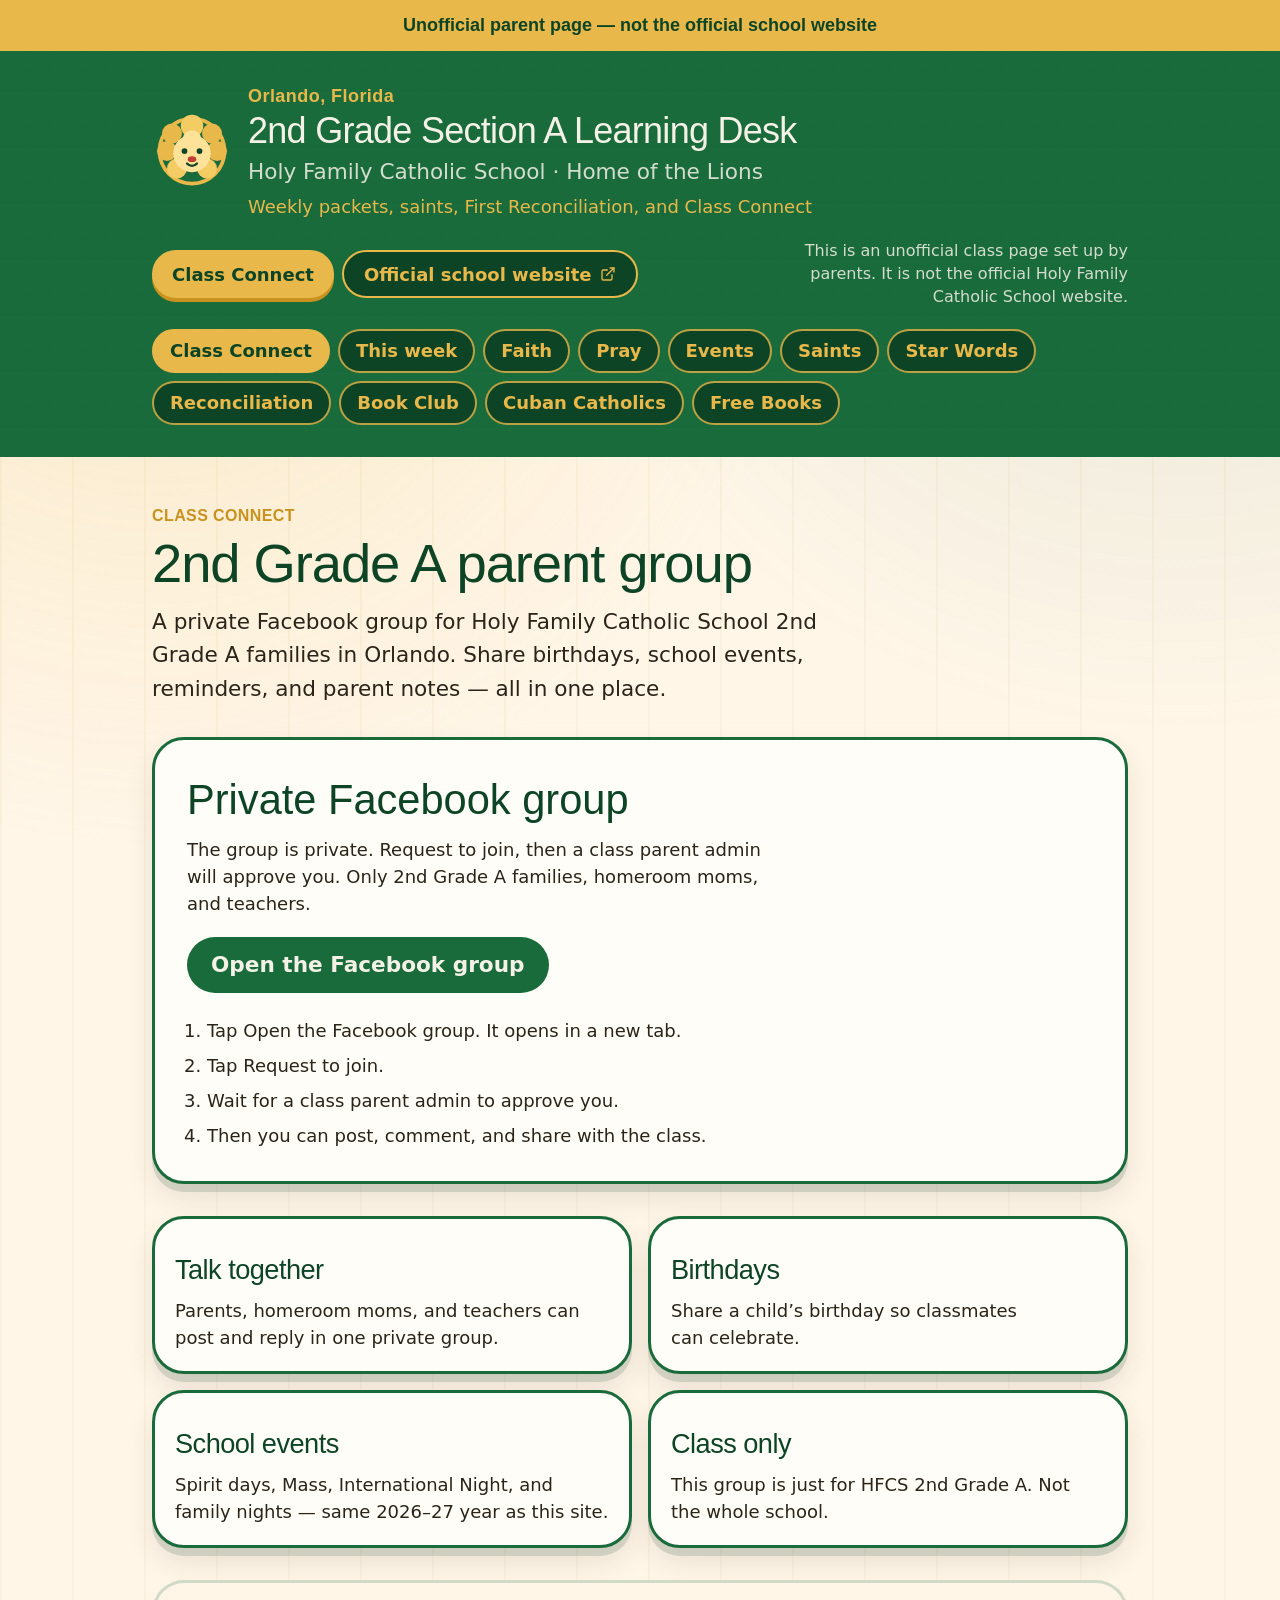
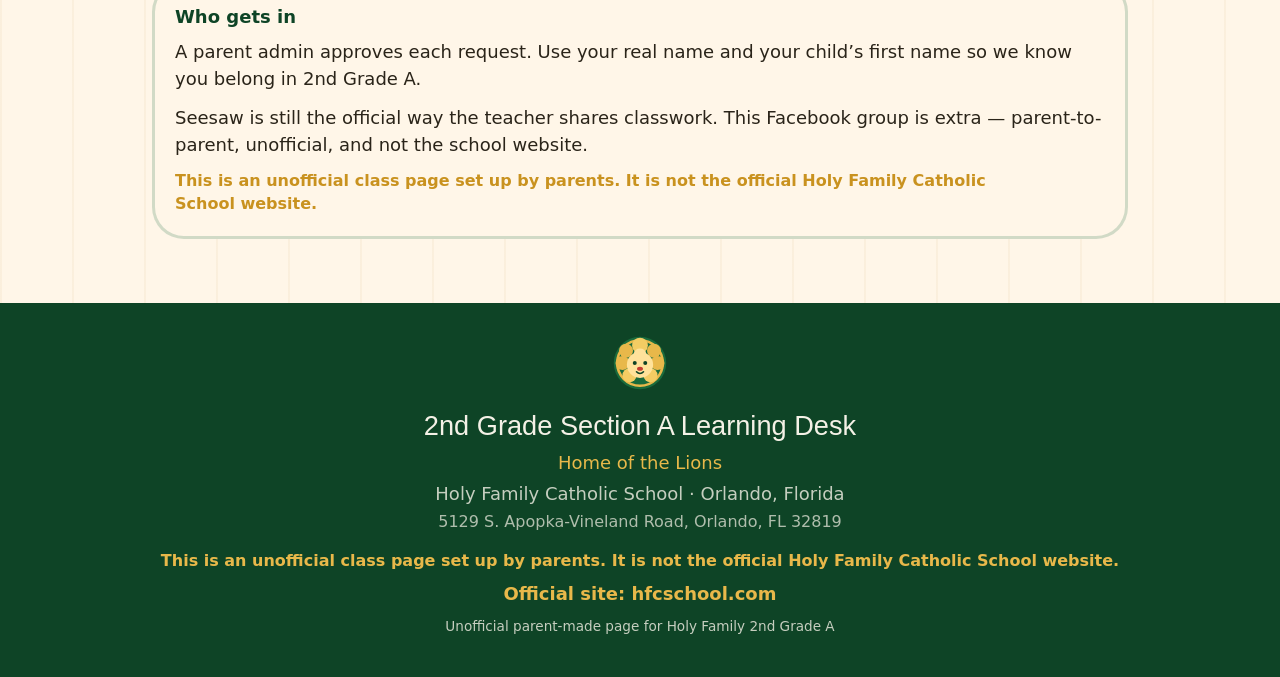
<file: class-connect.html>
<!doctype html>

<html class="antialiased" lang="en"><head><meta content="summary_large_image" name="twitter:card"/><meta charset="utf-8"/><meta content="width=device-width, initial-scale=1" name="viewport"/><title>HFCS 2nd Grade A</title><meta content="Unofficial parent-made learning desk for Holy Family Catholic School 2nd Grade A. Weekly packets and Catholic learning for October. Official site: hfcschool.com." name="description"/><meta content="#1A6B3C" name="theme-color"/><meta content="yes" name="apple-mobile-web-app-capable"/><meta content="Grade Two" name="apple-mobile-web-app-title"/><meta content="black" name="apple-mobile-web-app-status-bar-style"/><meta content="01a0b15f-e7f6-7f02-a93d-baf060175e0b" name="grok-project-id"/><link href="assets/styles.css" rel="stylesheet"/><link href="assets/extra.css" rel="stylesheet"/><link rel="icon" href="favicon.ico" sizes="any"/><link rel="icon" type="image/png" sizes="32x32" href="favicon-32.png"/><link rel="icon" type="image/png" sizes="16x16" href="favicon-16.png"/><link rel="icon" type="image/png" sizes="192x192" href="icon-192.png"/><link rel="icon" type="image/png" sizes="512x512" href="icon-512.png"/><link rel="apple-touch-icon" href="apple-touch-icon.png"/><meta name="apple-mobile-web-app-title" content="2nd Grade A"/><meta content="noindex" name="robots"/></head><body><!--$--><div class="min-h-dvh overflow-x-clip"><header class="relative overflow-hidden bg-navy text-chalk"><div class="relative bg-gold px-4 py-3 text-center"><p class="font-display text-navy-deep text-sm font-bold sm:text-base">Unofficial parent page — not the official school website</p></div><div aria-hidden="true" class="pointer-events-none absolute inset-x-0 top-12 bottom-0 opacity-20" style="background-image:repeating-linear-gradient(0deg, transparent, transparent 27px, rgb(244 241 230 / 0.12) 28px), repeating-linear-gradient(90deg, transparent, transparent 27px, rgb(244 241 230 / 0.08) 28px)"></div><div class="relative mx-auto flex max-w-5xl flex-col gap-5 px-4 py-6 sm:px-6 sm:py-8"><div class="flex items-start gap-3 sm:items-center sm:gap-4"><svg aria-label="HFCS Lions mascot" class="size-16 shrink-0 sm:size-20" role="img" viewbox="0 0 64 64"><title>HFCS Lions mascot</title><circle cx="32" cy="32" fill="#1a6b3c" r="30"></circle><circle cx="32" cy="32" fill="none" r="26" stroke="#e8b84a" stroke-width="3"></circle><circle cx="16" cy="18" fill="#e8b84a" r="8"></circle><circle cx="32" cy="12" fill="#f3cc63" r="9"></circle><circle cx="48" cy="18" fill="#e8b84a" r="8"></circle><circle cx="12" cy="32" fill="#e8b84a" r="8"></circle><circle cx="52" cy="32" fill="#e8b84a" r="8"></circle><circle cx="20" cy="46" fill="#f3cc63" r="8"></circle><circle cx="44" cy="46" fill="#f3cc63" r="8"></circle><circle cx="32" cy="34" fill="#ffe29a" r="15"></circle><ellipse cx="32" cy="21" fill="#ffe29a" rx="7" ry="5.5"></ellipse><circle cx="26" cy="32" fill="#0e4426" r="2.3"></circle><circle cx="38" cy="32" fill="#0e4426" r="2.3"></circle><ellipse cx="32" cy="38.5" fill="#c43d32" rx="3.4" ry="2.3"></ellipse><path d="M28 42c2.4 2.6 5.6 2.6 8 0" fill="none" stroke="#0e4426" stroke-linecap="round" stroke-width="1.8"></path></svg><div class="min-w-0"><p class="font-display text-gold text-sm font-semibold tracking-wide sm:text-base">Orlando, Florida</p><h1 class="text-chalk font-display text-2xl leading-tight text-balance sm:text-4xl">2nd Grade<!-- --> <!-- -->Section A<!-- --> Learning Desk</h1><p class="mt-1 text-base text-chalk/85 sm:text-lg">Holy Family Catholic School<!-- --> · Home of the <!-- -->Lions</p><p class="mt-1 text-sm text-gold sm:text-base">Weekly packets, saints, First Reconciliation, and Class Connect</p></div></div><div class="flex flex-col gap-3 sm:flex-row sm:items-center sm:justify-between"><div class="flex flex-col gap-2 sm:flex-row sm:items-center"><a aria-current="page" class="bg-gold text-navy-deep inline-flex min-h-12 items-center justify-center rounded-pill px-5 text-base font-extrabold shadow-[0_4px_0_#c9921f] transition-transform duration-(--motion-fast) ease-(--ease-out) hover:-translate-y-0.5 active:translate-y-0.5 active" data-status="active" href="class-connect.html">Class Connect</a><a class="inline-flex min-h-12 items-center justify-center gap-2 rounded-pill border-2 border-gold bg-navy-deep px-5 text-base font-extrabold text-gold" href="https://www.hfcschool.com/" rel="noreferrer" target="_blank">Official school website<svg aria-hidden="true" class="lucide lucide-external-link size-4" fill="none" height="24" stroke="currentColor" stroke-linecap="round" stroke-linejoin="round" stroke-width="2" viewbox="0 0 24 24" width="24" xmlns="http://www.w3.org/2000/svg"><path d="M15 3h6v6"></path><path d="M10 14 21 3"></path><path d="M18 13v6a2 2 0 0 1-2 2H5a2 2 0 0 1-2-2V8a2 2 0 0 1 2-2h6"></path></svg></a></div><p class="text-sm text-chalk/85 sm:max-w-sm sm:text-right">This is an unofficial class page set up by parents. It is not the official Holy Family Catholic School website.</p></div><nav aria-label="Page sections" class="flex flex-wrap gap-2"><a aria-current="page" class="inline-flex min-h-11 items-center rounded-pill border-2 px-4 text-base font-bold transition-colors duration-(--motion-fast) border-gold bg-gold text-navy-deep active" data-status="active" href="class-connect.html">Class Connect</a><a class="inline-flex min-h-11 items-center rounded-pill border-2 border-gold/80 bg-navy-deep px-4 text-base font-bold text-gold transition-colors duration-(--motion-fast) hover:bg-gold hover:text-navy-deep" href="index.html#homework">This week</a><a class="inline-flex min-h-11 items-center rounded-pill border-2 border-gold/80 bg-navy-deep px-4 text-base font-bold text-gold transition-colors duration-(--motion-fast) hover:bg-gold hover:text-navy-deep" href="index.html#faith">Faith</a><a class="inline-flex min-h-11 items-center rounded-pill border-2 border-gold/80 bg-navy-deep px-4 text-base font-bold text-gold transition-colors duration-(--motion-fast) hover:bg-gold hover:text-navy-deep" href="index.html#pray">Pray</a><a class="inline-flex min-h-11 items-center rounded-pill border-2 border-gold/80 bg-navy-deep px-4 text-base font-bold text-gold transition-colors duration-(--motion-fast) hover:bg-gold hover:text-navy-deep" href="index.html#events">Events</a><a class="inline-flex min-h-11 items-center rounded-pill border-2 px-4 text-base font-bold transition-colors duration-(--motion-fast) border-gold/80 bg-navy-deep text-gold hover:bg-gold hover:text-navy-deep" href="saints.html">Saints</a><a class="inline-flex min-h-11 items-center rounded-pill border-2 px-4 text-base font-bold transition-colors duration-(--motion-fast) border-gold/80 bg-navy-deep text-gold hover:bg-gold hover:text-navy-deep" href="star-words.html">Star Words</a><a class="inline-flex min-h-11 items-center rounded-pill border-2 px-4 text-base font-bold transition-colors duration-(--motion-fast) border-gold/80 bg-navy-deep text-gold hover:bg-gold hover:text-navy-deep" href="reconciliation.html">Reconciliation</a><a class="inline-flex min-h-11 items-center rounded-pill border-2 px-4 text-base font-bold transition-colors duration-(--motion-fast) border-gold/80 bg-navy-deep text-gold hover:bg-gold hover:text-navy-deep" href="book-club.html">Book Club</a><a class="inline-flex min-h-11 items-center rounded-pill border-2 px-4 text-base font-bold transition-colors duration-(--motion-fast) border-gold/80 bg-navy-deep text-gold hover:bg-gold hover:text-navy-deep" href="cuban-catholics.html">Cuban Catholics</a><a class="inline-flex min-h-11 items-center rounded-pill border-2 px-4 text-base font-bold transition-colors duration-(--motion-fast) border-gold/80 bg-navy-deep text-gold hover:bg-gold hover:text-navy-deep" href="books.html">Free Books</a></nav></div></header><main><div class="mx-auto flex w-full min-w-0 max-w-5xl flex-col gap-8 px-4 py-8 sm:px-6 sm:py-12"><header><p class="font-display text-gold-deep text-sm font-bold tracking-wide uppercase">Class Connect</p><h2 class="mt-1 text-2xl text-navy-deep sm:text-3xl">2nd Grade A parent group</h2><p class="text-ink mt-2 max-w-2xl text-lg">A private Facebook group for Holy Family Catholic School 2nd Grade A families in Orlando. Share birthdays, school events, reminders, and parent notes — all in one place.</p></header><section class="paper-card rounded-xl p-5 sm:p-8"><p class="font-display text-navy-deep text-xl sm:text-2xl">Private Facebook group</p><p class="text-ink mt-2 max-w-xl text-base">The group is private. Request to join, then a class parent admin will approve you. Only 2nd Grade A families, homeroom moms, and teachers.</p><a class="bg-navy text-chalk mt-5 inline-flex min-h-14 w-full items-center justify-center rounded-pill px-6 text-lg font-extrabold sm:w-auto" href="https://www.facebook.com/share/g/1De6Bq9Zw6/" rel="noopener noreferrer" target="_blank">Open the Facebook group</a><ol class="text-ink mt-6 list-decimal space-y-2 pl-5 text-base"><li>Tap Open the Facebook group. It opens in a new tab.</li><li>Tap Request to join.</li><li>Wait for a class parent admin to approve you.</li><li>Then you can post, comment, and share with the class.</li></ol></section><ul class="grid grid-cols-1 gap-4 sm:grid-cols-2"><li class="paper-card rounded-xl p-5"><h3 class="font-display mt-3 text-xl text-navy-deep">Talk together</h3><p class="text-ink mt-2 text-base">Parents, homeroom moms, and teachers can post and reply in one private group.</p></li><li class="paper-card rounded-xl p-5"><h3 class="font-display mt-3 text-xl text-navy-deep">Birthdays</h3><p class="text-ink mt-2 text-base">Share a child’s birthday so classmates can celebrate.</p></li><li class="paper-card rounded-xl p-5"><h3 class="font-display mt-3 text-xl text-navy-deep">School events</h3><p class="text-ink mt-2 text-base">Spirit days, Mass, International Night, and family nights — same 2026–27 year as this site.</p></li><li class="paper-card rounded-xl p-5"><h3 class="font-display mt-3 text-xl text-navy-deep">Class only</h3><p class="text-ink mt-2 text-base">This group is just for HFCS 2nd Grade A. Not the whole school.</p></li></ul><section class="rounded-xl border-3 border-navy/20 bg-paper p-5"><p class="flex items-start gap-2 text-base font-bold text-navy-deep">Who gets in</p><p class="text-ink mt-2 text-base">A parent admin approves each request. Use your real name and your child’s first name so we know you belong in 2nd Grade A.</p><p class="text-ink mt-3 text-base">Seesaw is still the official way the teacher shares classwork. This Facebook group is extra — parent-to-parent, unofficial, and not the school website.</p><p class="text-gold-deep mt-3 text-sm font-extrabold">This is an unofficial class page set up by parents. It is not the official Holy Family Catholic School website.</p></section></div></main><footer class="bg-navy-deep mt-4 px-4 py-8 text-center text-chalk"><div class="mb-4 flex justify-center"><svg aria-label="HFCS Lions mascot" class="size-14" role="img" viewbox="0 0 64 64"><title>HFCS Lions mascot</title><circle cx="32" cy="32" fill="#1a6b3c" r="30"></circle><circle cx="32" cy="32" fill="none" r="26" stroke="#e8b84a" stroke-width="3"></circle><circle cx="16" cy="18" fill="#e8b84a" r="8"></circle><circle cx="32" cy="12" fill="#f3cc63" r="9"></circle><circle cx="48" cy="18" fill="#e8b84a" r="8"></circle><circle cx="12" cy="32" fill="#e8b84a" r="8"></circle><circle cx="52" cy="32" fill="#e8b84a" r="8"></circle><circle cx="20" cy="46" fill="#f3cc63" r="8"></circle><circle cx="44" cy="46" fill="#f3cc63" r="8"></circle><circle cx="32" cy="34" fill="#ffe29a" r="15"></circle><ellipse cx="32" cy="21" fill="#ffe29a" rx="7" ry="5.5"></ellipse><circle cx="26" cy="32" fill="#0e4426" r="2.3"></circle><circle cx="38" cy="32" fill="#0e4426" r="2.3"></circle><ellipse cx="32" cy="38.5" fill="#c43d32" rx="3.4" ry="2.3"></ellipse><path d="M28 42c2.4 2.6 5.6 2.6 8 0" fill="none" stroke="#0e4426" stroke-linecap="round" stroke-width="1.8"></path></svg></div><p class="font-display text-xl">2nd Grade<!-- --> <!-- -->Section A<!-- --> Learning Desk</p><p class="mt-1 text-base text-gold">Home of the <!-- -->Lions</p><p class="mt-1 text-base text-chalk/80">Holy Family Catholic School<!-- --> · <!-- -->Orlando, Florida</p><p class="mt-1 text-sm text-chalk/70">5129 S. Apopka-Vineland Road, Orlando, FL 32819</p><p class="text-gold mt-4 text-sm font-bold">This is an unofficial class page set up by parents. It is not the official Holy Family Catholic School website.</p><a class="text-gold mt-2 inline-block text-base font-extrabold underline-offset-4 hover:underline" href="https://www.hfcschool.com/" rel="noreferrer" target="_blank">Official site: hfcschool.com</a><p class="parent-note" style="text-align:center;font-size:.85rem;padding:.5rem 1rem;opacity:.8">Unofficial parent-made page for Holy Family 2nd Grade A</p></footer></div><!--/$--><script src="assets/data.js"></script><script src="assets/mounts.js"></script><script src="app.js"></script></body></html>
</file>
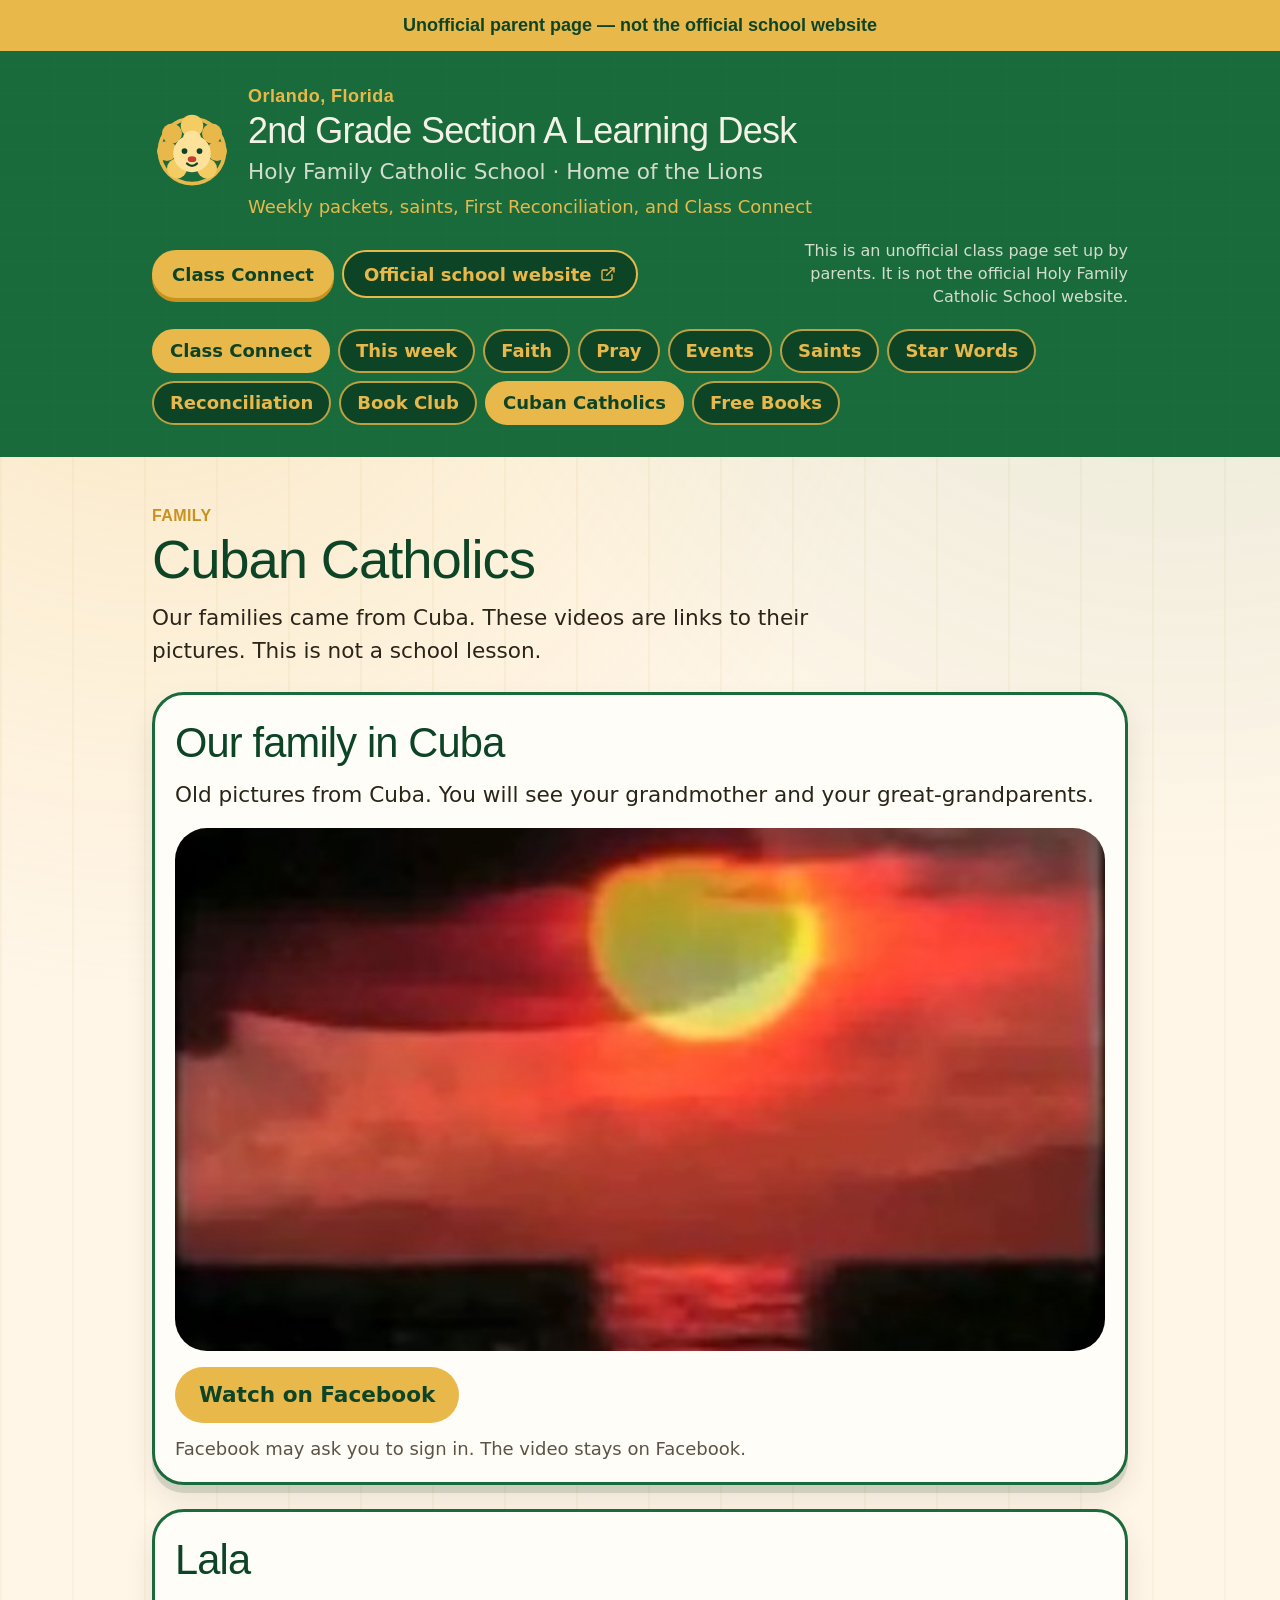
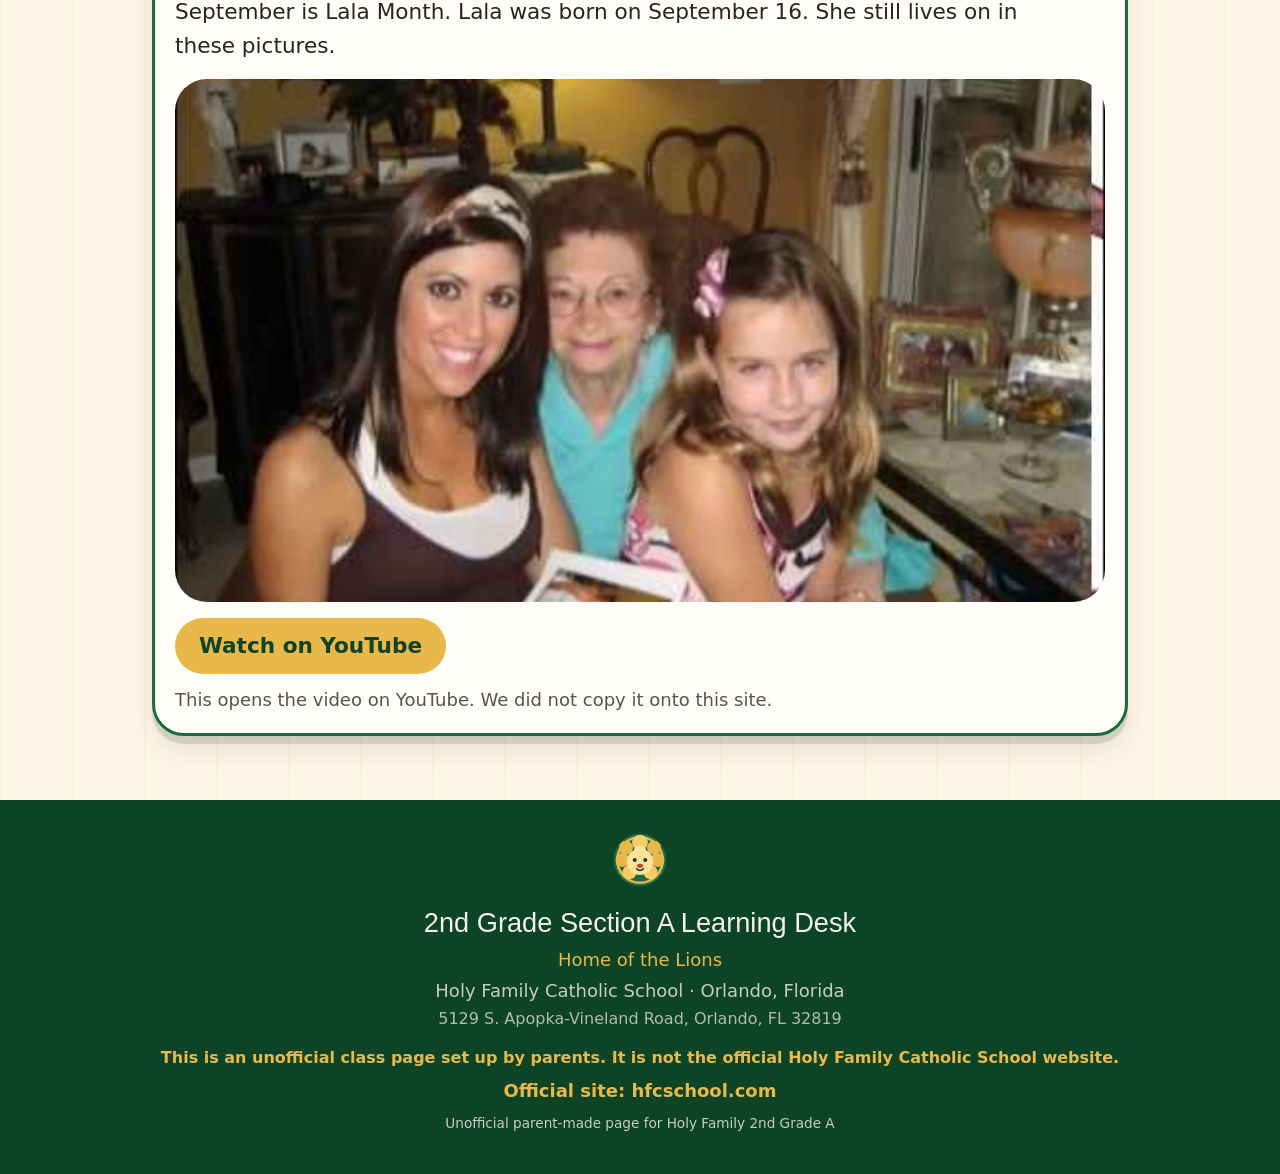
<file: cuban-catholics.html>
<!doctype html>

<html class="antialiased" lang="en"><head><meta content="summary_large_image" name="twitter:card"/><meta charset="utf-8"/><meta content="width=device-width, initial-scale=1" name="viewport"/><title>HFCS 2nd Grade A</title><meta content="Unofficial parent-made learning desk for Holy Family Catholic School 2nd Grade A. Weekly packets and Catholic learning for October. Official site: hfcschool.com." name="description"/><meta content="#1A6B3C" name="theme-color"/><meta content="yes" name="apple-mobile-web-app-capable"/><meta content="Grade Two" name="apple-mobile-web-app-title"/><meta content="black" name="apple-mobile-web-app-status-bar-style"/><meta content="01a0b15f-e7f6-7f02-a93d-baf060175e0b" name="grok-project-id"/><link href="assets/styles.css" rel="stylesheet"/><link href="assets/extra.css" rel="stylesheet"/><link rel="icon" href="favicon.ico" sizes="any"/><link rel="icon" type="image/png" sizes="32x32" href="favicon-32.png"/><link rel="icon" type="image/png" sizes="16x16" href="favicon-16.png"/><link rel="icon" type="image/png" sizes="192x192" href="icon-192.png"/><link rel="icon" type="image/png" sizes="512x512" href="icon-512.png"/><link rel="apple-touch-icon" href="apple-touch-icon.png"/><meta name="apple-mobile-web-app-title" content="2nd Grade A"/><meta content="noindex" name="robots"/></head><body><!--$--><div class="min-h-dvh overflow-x-clip"><header class="relative overflow-hidden bg-navy text-chalk"><div class="relative bg-gold px-4 py-3 text-center"><p class="font-display text-navy-deep text-sm font-bold sm:text-base">Unofficial parent page — not the official school website</p></div><div aria-hidden="true" class="pointer-events-none absolute inset-x-0 top-12 bottom-0 opacity-20" style="background-image:repeating-linear-gradient(0deg, transparent, transparent 27px, rgb(244 241 230 / 0.12) 28px), repeating-linear-gradient(90deg, transparent, transparent 27px, rgb(244 241 230 / 0.08) 28px)"></div><div class="relative mx-auto flex max-w-5xl flex-col gap-5 px-4 py-6 sm:px-6 sm:py-8"><div class="flex items-start gap-3 sm:items-center sm:gap-4"><svg aria-label="HFCS Lions mascot" class="size-16 shrink-0 sm:size-20" role="img" viewbox="0 0 64 64"><title>HFCS Lions mascot</title><circle cx="32" cy="32" fill="#1a6b3c" r="30"></circle><circle cx="32" cy="32" fill="none" r="26" stroke="#e8b84a" stroke-width="3"></circle><circle cx="16" cy="18" fill="#e8b84a" r="8"></circle><circle cx="32" cy="12" fill="#f3cc63" r="9"></circle><circle cx="48" cy="18" fill="#e8b84a" r="8"></circle><circle cx="12" cy="32" fill="#e8b84a" r="8"></circle><circle cx="52" cy="32" fill="#e8b84a" r="8"></circle><circle cx="20" cy="46" fill="#f3cc63" r="8"></circle><circle cx="44" cy="46" fill="#f3cc63" r="8"></circle><circle cx="32" cy="34" fill="#ffe29a" r="15"></circle><ellipse cx="32" cy="21" fill="#ffe29a" rx="7" ry="5.5"></ellipse><circle cx="26" cy="32" fill="#0e4426" r="2.3"></circle><circle cx="38" cy="32" fill="#0e4426" r="2.3"></circle><ellipse cx="32" cy="38.5" fill="#c43d32" rx="3.4" ry="2.3"></ellipse><path d="M28 42c2.4 2.6 5.6 2.6 8 0" fill="none" stroke="#0e4426" stroke-linecap="round" stroke-width="1.8"></path></svg><div class="min-w-0"><p class="font-display text-gold text-sm font-semibold tracking-wide sm:text-base">Orlando, Florida</p><h1 class="text-chalk font-display text-2xl leading-tight text-balance sm:text-4xl">2nd Grade<!-- --> <!-- -->Section A<!-- --> Learning Desk</h1><p class="mt-1 text-base text-chalk/85 sm:text-lg">Holy Family Catholic School<!-- --> · Home of the <!-- -->Lions</p><p class="mt-1 text-sm text-gold sm:text-base">Weekly packets, saints, First Reconciliation, and Class Connect</p></div></div><div class="flex flex-col gap-3 sm:flex-row sm:items-center sm:justify-between"><div class="flex flex-col gap-2 sm:flex-row sm:items-center"><a class="bg-gold text-navy-deep inline-flex min-h-12 items-center justify-center rounded-pill px-5 text-base font-extrabold shadow-[0_4px_0_#c9921f] transition-transform duration-(--motion-fast) ease-(--ease-out) hover:-translate-y-0.5 active:translate-y-0.5" href="class-connect.html">Class Connect</a><a class="inline-flex min-h-12 items-center justify-center gap-2 rounded-pill border-2 border-gold bg-navy-deep px-5 text-base font-extrabold text-gold" href="https://www.hfcschool.com/" rel="noreferrer" target="_blank">Official school website<svg aria-hidden="true" class="lucide lucide-external-link size-4" fill="none" height="24" stroke="currentColor" stroke-linecap="round" stroke-linejoin="round" stroke-width="2" viewbox="0 0 24 24" width="24" xmlns="http://www.w3.org/2000/svg"><path d="M15 3h6v6"></path><path d="M10 14 21 3"></path><path d="M18 13v6a2 2 0 0 1-2 2H5a2 2 0 0 1-2-2V8a2 2 0 0 1 2-2h6"></path></svg></a></div><p class="text-sm text-chalk/85 sm:max-w-sm sm:text-right">This is an unofficial class page set up by parents. It is not the official Holy Family Catholic School website.</p></div><nav aria-label="Page sections" class="flex flex-wrap gap-2"><a class="inline-flex min-h-11 items-center rounded-pill border-2 px-4 text-base font-bold transition-colors duration-(--motion-fast) border-gold bg-gold text-navy-deep" href="class-connect.html">Class Connect</a><a class="inline-flex min-h-11 items-center rounded-pill border-2 border-gold/80 bg-navy-deep px-4 text-base font-bold text-gold transition-colors duration-(--motion-fast) hover:bg-gold hover:text-navy-deep" href="index.html#homework">This week</a><a class="inline-flex min-h-11 items-center rounded-pill border-2 border-gold/80 bg-navy-deep px-4 text-base font-bold text-gold transition-colors duration-(--motion-fast) hover:bg-gold hover:text-navy-deep" href="index.html#faith">Faith</a><a class="inline-flex min-h-11 items-center rounded-pill border-2 border-gold/80 bg-navy-deep px-4 text-base font-bold text-gold transition-colors duration-(--motion-fast) hover:bg-gold hover:text-navy-deep" href="index.html#pray">Pray</a><a class="inline-flex min-h-11 items-center rounded-pill border-2 border-gold/80 bg-navy-deep px-4 text-base font-bold text-gold transition-colors duration-(--motion-fast) hover:bg-gold hover:text-navy-deep" href="index.html#events">Events</a><a class="inline-flex min-h-11 items-center rounded-pill border-2 px-4 text-base font-bold transition-colors duration-(--motion-fast) border-gold/80 bg-navy-deep text-gold hover:bg-gold hover:text-navy-deep" href="saints.html">Saints</a><a class="inline-flex min-h-11 items-center rounded-pill border-2 px-4 text-base font-bold transition-colors duration-(--motion-fast) border-gold/80 bg-navy-deep text-gold hover:bg-gold hover:text-navy-deep" href="star-words.html">Star Words</a><a class="inline-flex min-h-11 items-center rounded-pill border-2 px-4 text-base font-bold transition-colors duration-(--motion-fast) border-gold/80 bg-navy-deep text-gold hover:bg-gold hover:text-navy-deep" href="reconciliation.html">Reconciliation</a><a class="inline-flex min-h-11 items-center rounded-pill border-2 px-4 text-base font-bold transition-colors duration-(--motion-fast) border-gold/80 bg-navy-deep text-gold hover:bg-gold hover:text-navy-deep" href="book-club.html">Book Club</a><a aria-current="page" class="inline-flex min-h-11 items-center rounded-pill border-2 px-4 text-base font-bold transition-colors duration-(--motion-fast) border-gold bg-gold text-navy-deep active" data-status="active" href="cuban-catholics.html">Cuban Catholics</a><a class="inline-flex min-h-11 items-center rounded-pill border-2 px-4 text-base font-bold transition-colors duration-(--motion-fast) border-gold/80 bg-navy-deep text-gold hover:bg-gold hover:text-navy-deep" href="books.html">Free Books</a></nav></div></header><main><div class="mx-auto flex w-full min-w-0 max-w-5xl flex-col gap-6 px-4 py-8 sm:px-6 sm:py-12"><header><p class="font-display text-gold-deep text-sm font-bold tracking-wide uppercase">Family</p><h2 class="text-2xl text-navy-deep sm:text-3xl">Cuban Catholics</h2><p class="text-ink mt-2 max-w-2xl text-lg">Our families came from Cuba. These videos are links to their pictures. This is not a school lesson.</p></header><article class="paper-card rounded-xl p-5"><h3 class="font-display text-2xl text-navy-deep">Our family in Cuba</h3><p class="text-ink mt-2 text-lg">Old pictures from Cuba. You will see your grandmother and your great-grandparents.</p><a class="mt-4 block overflow-hidden rounded-xl" href="https://www.facebook.com/ArtistasCubanosUnidos/videos/638808189475608/" rel="noreferrer" target="_blank"><img alt="A sunset from the family video" class="aspect-video w-full object-cover" src="[data-uri]"/></a><a class="bg-gold text-navy-deep mt-4 inline-flex min-h-14 items-center justify-center gap-2 rounded-pill px-6 text-lg font-extrabold" href="https://www.facebook.com/ArtistasCubanosUnidos/videos/638808189475608/" rel="noreferrer" target="_blank">Watch on Facebook</a><p class="text-ink-soft mt-3 text-base">Facebook may ask you to sign in. The video stays on Facebook.</p></article><article class="paper-card rounded-xl p-5"><h3 class="font-display text-2xl text-navy-deep">Lala</h3><p class="text-ink mt-2 text-lg">September is Lala Month. Lala was born on September 16. She still lives on in these pictures.</p><a class="mt-4 block overflow-hidden rounded-xl" href="https://www.youtube.com/watch?v=SVFtk0fA2HM" rel="noreferrer" target="_blank"><img alt="Lala with family, holding an old picture" class="aspect-video w-full object-cover" src="[data-uri]"/></a><a class="bg-gold text-navy-deep mt-4 inline-flex min-h-14 items-center justify-center gap-2 rounded-pill px-6 text-lg font-extrabold" href="https://www.youtube.com/watch?v=SVFtk0fA2HM" rel="noreferrer" target="_blank">Watch on YouTube</a><p class="text-ink-soft mt-3 text-base">This opens the video on YouTube. We did not copy it onto this site.</p></article></div></main><footer class="bg-navy-deep mt-4 px-4 py-8 text-center text-chalk"><div class="mb-4 flex justify-center"><svg aria-label="HFCS Lions mascot" class="size-14" role="img" viewbox="0 0 64 64"><title>HFCS Lions mascot</title><circle cx="32" cy="32" fill="#1a6b3c" r="30"></circle><circle cx="32" cy="32" fill="none" r="26" stroke="#e8b84a" stroke-width="3"></circle><circle cx="16" cy="18" fill="#e8b84a" r="8"></circle><circle cx="32" cy="12" fill="#f3cc63" r="9"></circle><circle cx="48" cy="18" fill="#e8b84a" r="8"></circle><circle cx="12" cy="32" fill="#e8b84a" r="8"></circle><circle cx="52" cy="32" fill="#e8b84a" r="8"></circle><circle cx="20" cy="46" fill="#f3cc63" r="8"></circle><circle cx="44" cy="46" fill="#f3cc63" r="8"></circle><circle cx="32" cy="34" fill="#ffe29a" r="15"></circle><ellipse cx="32" cy="21" fill="#ffe29a" rx="7" ry="5.5"></ellipse><circle cx="26" cy="32" fill="#0e4426" r="2.3"></circle><circle cx="38" cy="32" fill="#0e4426" r="2.3"></circle><ellipse cx="32" cy="38.5" fill="#c43d32" rx="3.4" ry="2.3"></ellipse><path d="M28 42c2.4 2.6 5.6 2.6 8 0" fill="none" stroke="#0e4426" stroke-linecap="round" stroke-width="1.8"></path></svg></div><p class="font-display text-xl">2nd Grade<!-- --> <!-- -->Section A<!-- --> Learning Desk</p><p class="mt-1 text-base text-gold">Home of the <!-- -->Lions</p><p class="mt-1 text-base text-chalk/80">Holy Family Catholic School<!-- --> · <!-- -->Orlando, Florida</p><p class="mt-1 text-sm text-chalk/70">5129 S. Apopka-Vineland Road, Orlando, FL 32819</p><p class="text-gold mt-4 text-sm font-bold">This is an unofficial class page set up by parents. It is not the official Holy Family Catholic School website.</p><a class="text-gold mt-2 inline-block text-base font-extrabold underline-offset-4 hover:underline" href="https://www.hfcschool.com/" rel="noreferrer" target="_blank">Official site: hfcschool.com</a><p class="parent-note" style="text-align:center;font-size:.85rem;padding:.5rem 1rem;opacity:.8">Unofficial parent-made page for Holy Family 2nd Grade A</p></footer></div><!--/$--><script src="assets/data.js"></script><script src="assets/mounts.js"></script><script src="app.js"></script></body></html>
</file>
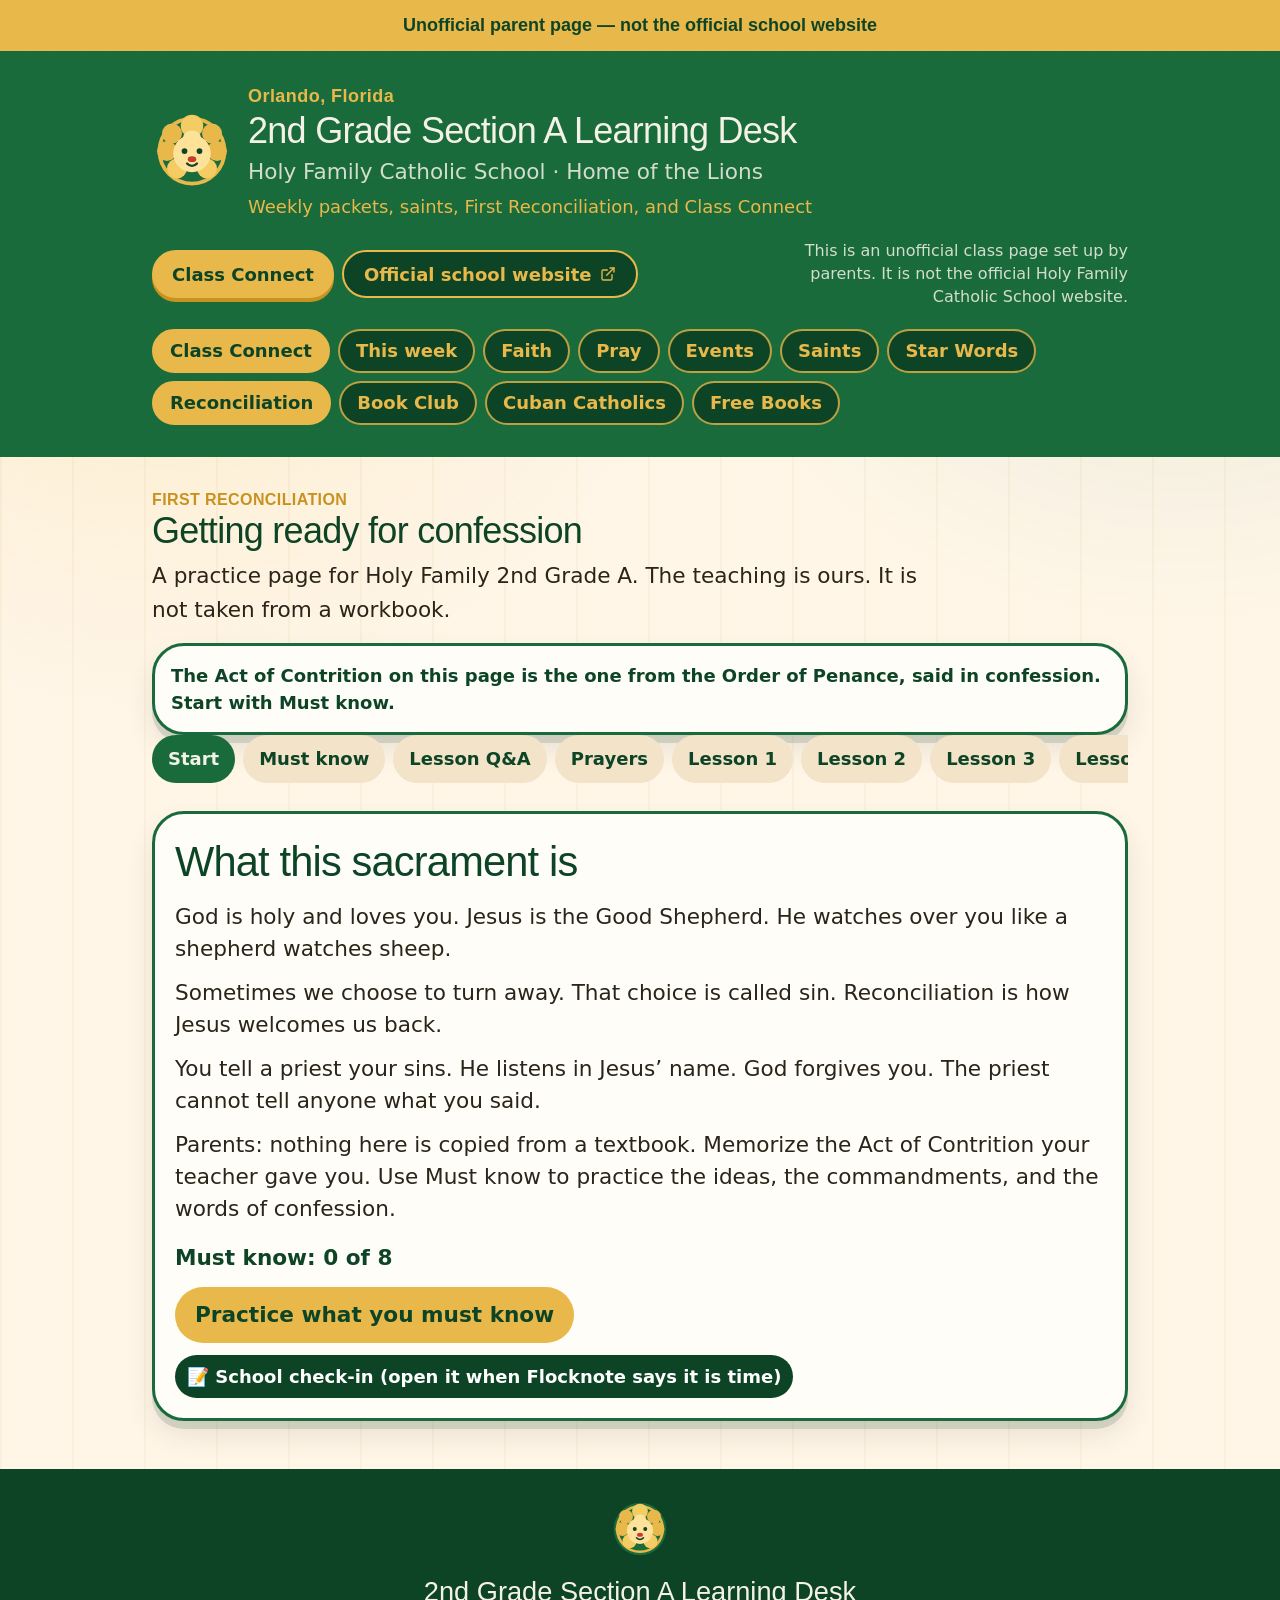
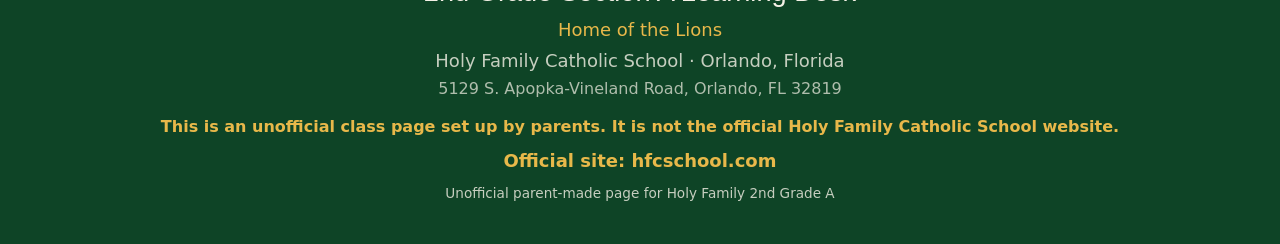
<file: reconciliation.html>
<!doctype html>

<html class="antialiased" lang="en"><head><meta content="summary_large_image" name="twitter:card"/><meta charset="utf-8"/><meta content="width=device-width, initial-scale=1" name="viewport"/><title>HFCS 2nd Grade A</title><meta content="Unofficial parent-made learning desk for Holy Family Catholic School 2nd Grade A. Weekly packets and Catholic learning for October. Official site: hfcschool.com." name="description"/><meta content="#1A6B3C" name="theme-color"/><meta content="yes" name="apple-mobile-web-app-capable"/><meta content="Grade Two" name="apple-mobile-web-app-title"/><meta content="black" name="apple-mobile-web-app-status-bar-style"/><meta content="01a0b15f-e7f6-7f02-a93d-baf060175e0b" name="grok-project-id"/><link href="assets/styles.css" rel="stylesheet"/><link href="assets/extra.css" rel="stylesheet"/><link rel="icon" href="favicon.ico" sizes="any"/><link rel="icon" type="image/png" sizes="32x32" href="favicon-32.png"/><link rel="icon" type="image/png" sizes="16x16" href="favicon-16.png"/><link rel="icon" type="image/png" sizes="192x192" href="icon-192.png"/><link rel="icon" type="image/png" sizes="512x512" href="icon-512.png"/><link rel="apple-touch-icon" href="apple-touch-icon.png"/><meta name="apple-mobile-web-app-title" content="2nd Grade A"/><meta content="noindex" name="robots"/></head><body><!--$--><div class="min-h-dvh overflow-x-clip"><header class="relative overflow-hidden bg-navy text-chalk"><div class="relative bg-gold px-4 py-3 text-center"><p class="font-display text-navy-deep text-sm font-bold sm:text-base">Unofficial parent page — not the official school website</p></div><div aria-hidden="true" class="pointer-events-none absolute inset-x-0 top-12 bottom-0 opacity-20" style="background-image:repeating-linear-gradient(0deg, transparent, transparent 27px, rgb(244 241 230 / 0.12) 28px), repeating-linear-gradient(90deg, transparent, transparent 27px, rgb(244 241 230 / 0.08) 28px)"></div><div class="relative mx-auto flex max-w-5xl flex-col gap-5 px-4 py-6 sm:px-6 sm:py-8"><div class="flex items-start gap-3 sm:items-center sm:gap-4"><svg aria-label="HFCS Lions mascot" class="size-16 shrink-0 sm:size-20" role="img" viewbox="0 0 64 64"><title>HFCS Lions mascot</title><circle cx="32" cy="32" fill="#1a6b3c" r="30"></circle><circle cx="32" cy="32" fill="none" r="26" stroke="#e8b84a" stroke-width="3"></circle><circle cx="16" cy="18" fill="#e8b84a" r="8"></circle><circle cx="32" cy="12" fill="#f3cc63" r="9"></circle><circle cx="48" cy="18" fill="#e8b84a" r="8"></circle><circle cx="12" cy="32" fill="#e8b84a" r="8"></circle><circle cx="52" cy="32" fill="#e8b84a" r="8"></circle><circle cx="20" cy="46" fill="#f3cc63" r="8"></circle><circle cx="44" cy="46" fill="#f3cc63" r="8"></circle><circle cx="32" cy="34" fill="#ffe29a" r="15"></circle><ellipse cx="32" cy="21" fill="#ffe29a" rx="7" ry="5.5"></ellipse><circle cx="26" cy="32" fill="#0e4426" r="2.3"></circle><circle cx="38" cy="32" fill="#0e4426" r="2.3"></circle><ellipse cx="32" cy="38.5" fill="#c43d32" rx="3.4" ry="2.3"></ellipse><path d="M28 42c2.4 2.6 5.6 2.6 8 0" fill="none" stroke="#0e4426" stroke-linecap="round" stroke-width="1.8"></path></svg><div class="min-w-0"><p class="font-display text-gold text-sm font-semibold tracking-wide sm:text-base">Orlando, Florida</p><h1 class="text-chalk font-display text-2xl leading-tight text-balance sm:text-4xl">2nd Grade<!-- --> <!-- -->Section A<!-- --> Learning Desk</h1><p class="mt-1 text-base text-chalk/85 sm:text-lg">Holy Family Catholic School<!-- --> · Home of the <!-- -->Lions</p><p class="mt-1 text-sm text-gold sm:text-base">Weekly packets, saints, First Reconciliation, and Class Connect</p></div></div><div class="flex flex-col gap-3 sm:flex-row sm:items-center sm:justify-between"><div class="flex flex-col gap-2 sm:flex-row sm:items-center"><a class="bg-gold text-navy-deep inline-flex min-h-12 items-center justify-center rounded-pill px-5 text-base font-extrabold shadow-[0_4px_0_#c9921f] transition-transform duration-(--motion-fast) ease-(--ease-out) hover:-translate-y-0.5 active:translate-y-0.5" href="class-connect.html">Class Connect</a><a class="inline-flex min-h-12 items-center justify-center gap-2 rounded-pill border-2 border-gold bg-navy-deep px-5 text-base font-extrabold text-gold" href="https://www.hfcschool.com/" rel="noreferrer" target="_blank">Official school website<svg aria-hidden="true" class="lucide lucide-external-link size-4" fill="none" height="24" stroke="currentColor" stroke-linecap="round" stroke-linejoin="round" stroke-width="2" viewbox="0 0 24 24" width="24" xmlns="http://www.w3.org/2000/svg"><path d="M15 3h6v6"></path><path d="M10 14 21 3"></path><path d="M18 13v6a2 2 0 0 1-2 2H5a2 2 0 0 1-2-2V8a2 2 0 0 1 2-2h6"></path></svg></a></div><p class="text-sm text-chalk/85 sm:max-w-sm sm:text-right">This is an unofficial class page set up by parents. It is not the official Holy Family Catholic School website.</p></div><nav aria-label="Page sections" class="flex flex-wrap gap-2"><a class="inline-flex min-h-11 items-center rounded-pill border-2 px-4 text-base font-bold transition-colors duration-(--motion-fast) border-gold bg-gold text-navy-deep" href="class-connect.html">Class Connect</a><a class="inline-flex min-h-11 items-center rounded-pill border-2 border-gold/80 bg-navy-deep px-4 text-base font-bold text-gold transition-colors duration-(--motion-fast) hover:bg-gold hover:text-navy-deep" href="index.html#homework">This week</a><a class="inline-flex min-h-11 items-center rounded-pill border-2 border-gold/80 bg-navy-deep px-4 text-base font-bold text-gold transition-colors duration-(--motion-fast) hover:bg-gold hover:text-navy-deep" href="index.html#faith">Faith</a><a class="inline-flex min-h-11 items-center rounded-pill border-2 border-gold/80 bg-navy-deep px-4 text-base font-bold text-gold transition-colors duration-(--motion-fast) hover:bg-gold hover:text-navy-deep" href="index.html#pray">Pray</a><a class="inline-flex min-h-11 items-center rounded-pill border-2 border-gold/80 bg-navy-deep px-4 text-base font-bold text-gold transition-colors duration-(--motion-fast) hover:bg-gold hover:text-navy-deep" href="index.html#events">Events</a><a class="inline-flex min-h-11 items-center rounded-pill border-2 px-4 text-base font-bold transition-colors duration-(--motion-fast) border-gold/80 bg-navy-deep text-gold hover:bg-gold hover:text-navy-deep" href="saints.html">Saints</a><a class="inline-flex min-h-11 items-center rounded-pill border-2 px-4 text-base font-bold transition-colors duration-(--motion-fast) border-gold/80 bg-navy-deep text-gold hover:bg-gold hover:text-navy-deep" href="star-words.html">Star Words</a><a aria-current="page" class="inline-flex min-h-11 items-center rounded-pill border-2 px-4 text-base font-bold transition-colors duration-(--motion-fast) border-gold bg-gold text-navy-deep active" data-status="active" href="reconciliation.html">Reconciliation</a><a class="inline-flex min-h-11 items-center rounded-pill border-2 px-4 text-base font-bold transition-colors duration-(--motion-fast) border-gold/80 bg-navy-deep text-gold hover:bg-gold hover:text-navy-deep" href="book-club.html">Book Club</a><a class="inline-flex min-h-11 items-center rounded-pill border-2 px-4 text-base font-bold transition-colors duration-(--motion-fast) border-gold/80 bg-navy-deep text-gold hover:bg-gold hover:text-navy-deep" href="cuban-catholics.html">Cuban Catholics</a><a class="inline-flex min-h-11 items-center rounded-pill border-2 px-4 text-base font-bold transition-colors duration-(--motion-fast) border-gold/80 bg-navy-deep text-gold hover:bg-gold hover:text-navy-deep" href="books.html">Free Books</a></nav></div></header><main><div class="mx-auto w-full min-w-0 max-w-5xl px-4 py-8 sm:px-6"><p class="font-display text-gold-deep text-sm font-bold uppercase tracking-wide">First Reconciliation</p><h2 class="font-display text-3xl text-navy-deep sm:text-4xl">Getting ready for confession</h2><p class="text-ink mt-2 max-w-3xl text-base sm:text-lg">A practice page for Holy Family 2nd Grade A. The teaching is ours. It is not taken from a workbook.</p><p class="paper-card mt-4 rounded-xl border-gold bg-gold/15 p-4 text-base font-bold text-navy-deep">The Act of Contrition on this page is the one from the Order of Penance, said in confession. Start with Must know.</p><div data-tabs="" id="rtabs"><div class="mb-5 flex w-full min-w-0 gap-2 overflow-x-auto pb-2" data-tabbar="" role="tablist"><button class="min-h-12 shrink-0 rounded-pill px-4 text-base font-extrabold bg-paper-deep text-navy-deep" data-off="min-h-12 shrink-0 rounded-pill px-4 text-base font-extrabold bg-paper-deep text-navy-deep" data-on="min-h-12 shrink-0 rounded-pill px-4 text-base font-extrabold bg-navy text-chalk" data-tab="start" role="tab" type="button">Start</button><button class="min-h-12 shrink-0 rounded-pill px-4 text-base font-extrabold bg-paper-deep text-navy-deep" data-off="min-h-12 shrink-0 rounded-pill px-4 text-base font-extrabold bg-paper-deep text-navy-deep" data-on="min-h-12 shrink-0 rounded-pill px-4 text-base font-extrabold bg-navy text-chalk" data-tab="mustknow" role="tab" type="button">Must know</button><button class="min-h-12 shrink-0 rounded-pill px-4 text-base font-extrabold bg-paper-deep text-navy-deep" data-off="min-h-12 shrink-0 rounded-pill px-4 text-base font-extrabold bg-paper-deep text-navy-deep" data-on="min-h-12 shrink-0 rounded-pill px-4 text-base font-extrabold bg-navy text-chalk" data-tab="lessonqa" role="tab" type="button">Lesson Q&amp;A</button><button class="min-h-12 shrink-0 rounded-pill px-4 text-base font-extrabold bg-paper-deep text-navy-deep" data-off="min-h-12 shrink-0 rounded-pill px-4 text-base font-extrabold bg-paper-deep text-navy-deep" data-on="min-h-12 shrink-0 rounded-pill px-4 text-base font-extrabold bg-navy text-chalk" data-tab="prayers" role="tab" type="button">Prayers</button><button class="min-h-12 shrink-0 rounded-pill px-4 text-base font-extrabold bg-paper-deep text-navy-deep" data-off="min-h-12 shrink-0 rounded-pill px-4 text-base font-extrabold bg-paper-deep text-navy-deep" data-on="min-h-12 shrink-0 rounded-pill px-4 text-base font-extrabold bg-navy text-chalk" data-tab="lesson1" role="tab" type="button">Lesson 1</button><button class="min-h-12 shrink-0 rounded-pill px-4 text-base font-extrabold bg-paper-deep text-navy-deep" data-off="min-h-12 shrink-0 rounded-pill px-4 text-base font-extrabold bg-paper-deep text-navy-deep" data-on="min-h-12 shrink-0 rounded-pill px-4 text-base font-extrabold bg-navy text-chalk" data-tab="lesson2" role="tab" type="button">Lesson 2</button><button class="min-h-12 shrink-0 rounded-pill px-4 text-base font-extrabold bg-paper-deep text-navy-deep" data-off="min-h-12 shrink-0 rounded-pill px-4 text-base font-extrabold bg-paper-deep text-navy-deep" data-on="min-h-12 shrink-0 rounded-pill px-4 text-base font-extrabold bg-navy text-chalk" data-tab="lesson3" role="tab" type="button">Lesson 3</button><button class="min-h-12 shrink-0 rounded-pill px-4 text-base font-extrabold bg-paper-deep text-navy-deep" data-off="min-h-12 shrink-0 rounded-pill px-4 text-base font-extrabold bg-paper-deep text-navy-deep" data-on="min-h-12 shrink-0 rounded-pill px-4 text-base font-extrabold bg-navy text-chalk" data-tab="lesson4" role="tab" type="button">Lesson 4</button><button class="min-h-12 shrink-0 rounded-pill px-4 text-base font-extrabold bg-paper-deep text-navy-deep" data-off="min-h-12 shrink-0 rounded-pill px-4 text-base font-extrabold bg-paper-deep text-navy-deep" data-on="min-h-12 shrink-0 rounded-pill px-4 text-base font-extrabold bg-navy text-chalk" data-tab="review1to4" role="tab" type="button">Review 1–4</button><button class="min-h-12 shrink-0 rounded-pill px-4 text-base font-extrabold bg-paper-deep text-navy-deep" data-off="min-h-12 shrink-0 rounded-pill px-4 text-base font-extrabold bg-paper-deep text-navy-deep" data-on="min-h-12 shrink-0 rounded-pill px-4 text-base font-extrabold bg-navy text-chalk" data-tab="lesson5" role="tab" type="button">Lesson 5</button><button class="min-h-12 shrink-0 rounded-pill px-4 text-base font-extrabold bg-paper-deep text-navy-deep" data-off="min-h-12 shrink-0 rounded-pill px-4 text-base font-extrabold bg-paper-deep text-navy-deep" data-on="min-h-12 shrink-0 rounded-pill px-4 text-base font-extrabold bg-navy text-chalk" data-tab="lesson6" role="tab" type="button">Lesson 6</button><button class="min-h-12 shrink-0 rounded-pill px-4 text-base font-extrabold bg-paper-deep text-navy-deep" data-off="min-h-12 shrink-0 rounded-pill px-4 text-base font-extrabold bg-paper-deep text-navy-deep" data-on="min-h-12 shrink-0 rounded-pill px-4 text-base font-extrabold bg-navy text-chalk" data-tab="lesson7" role="tab" type="button">Lesson 7</button><button class="min-h-12 shrink-0 rounded-pill px-4 text-base font-extrabold bg-paper-deep text-navy-deep" data-off="min-h-12 shrink-0 rounded-pill px-4 text-base font-extrabold bg-paper-deep text-navy-deep" data-on="min-h-12 shrink-0 rounded-pill px-4 text-base font-extrabold bg-navy text-chalk" data-tab="review5to7" role="tab" type="button">Review 5–7</button><button class="min-h-12 shrink-0 rounded-pill px-4 text-base font-extrabold bg-paper-deep text-navy-deep" data-off="min-h-12 shrink-0 rounded-pill px-4 text-base font-extrabold bg-paper-deep text-navy-deep" data-on="min-h-12 shrink-0 rounded-pill px-4 text-base font-extrabold bg-navy text-chalk" data-tab="lesson8" role="tab" type="button">Lesson 8</button><button class="min-h-12 shrink-0 rounded-pill px-4 text-base font-extrabold bg-paper-deep text-navy-deep" data-off="min-h-12 shrink-0 rounded-pill px-4 text-base font-extrabold bg-paper-deep text-navy-deep" data-on="min-h-12 shrink-0 rounded-pill px-4 text-base font-extrabold bg-navy text-chalk" data-tab="lesson9" role="tab" type="button">Lesson 9</button><button class="min-h-12 shrink-0 rounded-pill px-4 text-base font-extrabold bg-paper-deep text-navy-deep" data-off="min-h-12 shrink-0 rounded-pill px-4 text-base font-extrabold bg-paper-deep text-navy-deep" data-on="min-h-12 shrink-0 rounded-pill px-4 text-base font-extrabold bg-navy text-chalk" data-tab="lesson10" role="tab" type="button">Lesson 10</button><button class="min-h-12 shrink-0 rounded-pill px-4 text-base font-extrabold bg-paper-deep text-navy-deep" data-off="min-h-12 shrink-0 rounded-pill px-4 text-base font-extrabold bg-paper-deep text-navy-deep" data-on="min-h-12 shrink-0 rounded-pill px-4 text-base font-extrabold bg-navy text-chalk" data-tab="review8to10" role="tab" type="button">Review 8–10</button><button class="min-h-12 shrink-0 rounded-pill px-4 text-base font-extrabold bg-paper-deep text-navy-deep" data-off="min-h-12 shrink-0 rounded-pill px-4 text-base font-extrabold bg-paper-deep text-navy-deep" data-on="min-h-12 shrink-0 rounded-pill px-4 text-base font-extrabold bg-navy text-chalk" data-tab="lesson11" role="tab" type="button">Lesson 11</button><button class="min-h-12 shrink-0 rounded-pill px-4 text-base font-extrabold bg-paper-deep text-navy-deep" data-off="min-h-12 shrink-0 rounded-pill px-4 text-base font-extrabold bg-paper-deep text-navy-deep" data-on="min-h-12 shrink-0 rounded-pill px-4 text-base font-extrabold bg-navy text-chalk" data-tab="lesson12" role="tab" type="button">Lesson 12</button><button class="min-h-12 shrink-0 rounded-pill px-4 text-base font-extrabold bg-paper-deep text-navy-deep" data-off="min-h-12 shrink-0 rounded-pill px-4 text-base font-extrabold bg-paper-deep text-navy-deep" data-on="min-h-12 shrink-0 rounded-pill px-4 text-base font-extrabold bg-navy text-chalk" data-tab="lesson13" role="tab" type="button">Lesson 13</button><button class="min-h-12 shrink-0 rounded-pill px-4 text-base font-extrabold bg-paper-deep text-navy-deep" data-off="min-h-12 shrink-0 rounded-pill px-4 text-base font-extrabold bg-paper-deep text-navy-deep" data-on="min-h-12 shrink-0 rounded-pill px-4 text-base font-extrabold bg-navy text-chalk" data-tab="finalreview" role="tab" type="button">Final review</button><button class="min-h-12 shrink-0 rounded-pill px-4 text-base font-extrabold bg-paper-deep text-navy-deep" data-off="min-h-12 shrink-0 rounded-pill px-4 text-base font-extrabold bg-paper-deep text-navy-deep" data-on="min-h-12 shrink-0 rounded-pill px-4 text-base font-extrabold bg-navy text-chalk" data-tab="confession" role="tab" type="button">Confession</button><button class="min-h-12 shrink-0 rounded-pill px-4 text-base font-extrabold bg-paper-deep text-navy-deep" data-off="min-h-12 shrink-0 rounded-pill px-4 text-base font-extrabold bg-paper-deep text-navy-deep" data-on="min-h-12 shrink-0 rounded-pill px-4 text-base font-extrabold bg-navy text-chalk" data-tab="showwhatyouknow" role="tab" type="button">Show what you know</button><button class="min-h-12 shrink-0 rounded-pill px-4 text-base font-extrabold bg-paper-deep text-navy-deep" data-off="min-h-12 shrink-0 rounded-pill px-4 text-base font-extrabold bg-paper-deep text-navy-deep" data-on="min-h-12 shrink-0 rounded-pill px-4 text-base font-extrabold bg-navy text-chalk" data-tab="alllessons" role="tab" type="button">All lessons</button></div><div data-pane="start" role="tabpanel"><div id="__f"><div class="mt-4 flex flex-col gap-4"><article class="paper-card rounded-xl p-5"><h3 class="font-display text-2xl text-navy-deep">What this sacrament is</h3><div class="text-ink mt-3 flex flex-col gap-3 text-lg leading-8"><p>God is holy and loves you. Jesus is the Good Shepherd. He watches over you like a shepherd watches sheep.</p><p>Sometimes we choose to turn away. That choice is called sin. Reconciliation is how Jesus welcomes us back.</p><p>You tell a priest your sins. He listens in Jesus’ name. God forgives you. The priest cannot tell anyone what you said.</p><p>Parents: nothing here is copied from a textbook. Memorize the Act of Contrition your teacher gave you. Use Must know to practice the ideas, the commandments, and the words of confession.</p></div><p class="mt-4 text-lg font-extrabold text-navy-deep">Must know: <!-- -->0<!-- --> of <!-- -->8</p><button class="bg-gold text-navy-deep mt-3 min-h-14 rounded-pill px-5 text-lg font-extrabold" type="button">Practice what you must know</button><p class="mt-3"><a class="inline-block rounded-lg bg-navy-deep px-3 py-2 font-bold text-white underline" href="https://docs.google.com/forms/d/e/1FAIpQLScHRt19O-Lv8n5PMuSLMpoBoNiQ4VsfwBzWwuka7-uFAsKNXg/viewform" target="_blank" rel="noopener">📝 School check-in (open it when Flocknote says it is time)</a></p></article></div></div></div><div data-pane="mustknow" role="tabpanel"><div id="__f"><div class="flex flex-col gap-3"><h3 class="font-display text-2xl text-navy-deep">What you must know</h3><p class="text-ink text-lg">These eight checks are the prayers, rules, and words a second grader needs. The Act of Contrition is the one said in confession (from the Order of Penance). A wrong tap lets you try again.</p><div class="" data-mount="mustknow"></div></div></div></div><div data-pane="lessonqa" role="tabpanel"><div id="__f"><div class="flex flex-col gap-4"><h3 class="font-display text-2xl text-navy-deep">Lesson Q&amp;A</h3><p class="text-ink text-lg">Pick a group of lessons. Questions come in a mixed-up order, and any you miss come back again.</p><section class="flex flex-col gap-2"><h4 class="font-display text-xl text-navy-deep">Lessons 1–2</h4><div class="" data-mount="qa-qa12"></div></section><section class="flex flex-col gap-2"><h4 class="font-display text-xl text-navy-deep">Lessons 3–4</h4><div class="" data-mount="qa-qa34"></div></section><section class="flex flex-col gap-2"><h4 class="font-display text-xl text-navy-deep">Lessons 5–6</h4><p class="rounded-lg bg-gold/30 px-3 py-2 font-bold">⚠️ The pages we kept do not name a saint for Lesson 6. Ask your teacher. Do not guess.</p><div class="" data-mount="qa-qa56"></div></section><section class="flex flex-col gap-2"><h4 class="font-display text-xl text-navy-deep">Lessons 7–8</h4><div class="" data-mount="qa-qa78"></div></section></div></div></div><div data-pane="prayers" role="tabpanel"><div id="__f"><div class="mt-4 flex flex-col gap-4"><article class="paper-card rounded-xl p-5"><h3 class="font-display text-2xl text-navy-deep">Sign of the Cross</h3><div><p class="text-ink mb-3 text-base sm:text-lg">Tap the places in order, the way your right hand moves.</p><div class="grid grid-cols-1 gap-2 sm:grid-cols-2"><button class="min-h-16 rounded-xl border-3 px-4 py-3 text-left border-gold bg-gold/30 text-navy-deep" type="button"><span class="block text-sm font-extrabold uppercase tracking-wide">Forehead</span><span class="font-display text-lg">In the name of the Father</span></button><button class="min-h-16 rounded-xl border-3 px-4 py-3 text-left border-navy bg-paper text-navy" type="button"><span class="block text-sm font-extrabold uppercase tracking-wide">Chest</span><span class="font-display text-lg">and of the Son</span></button><button class="min-h-16 rounded-xl border-3 px-4 py-3 text-left border-navy bg-paper text-navy" type="button"><span class="block text-sm font-extrabold uppercase tracking-wide">Left shoulder</span><span class="font-display text-lg">and of the Holy</span></button><button class="min-h-16 rounded-xl border-3 px-4 py-3 text-left border-navy bg-paper text-navy" type="button"><span class="block text-sm font-extrabold uppercase tracking-wide">Right shoulder</span><span class="font-display text-lg">Spirit. Amen.</span></button></div><p class="mt-3 text-base font-bold"><span class="text-navy">Next: Forehead</span></p></div></article><article class="paper-card rounded-xl p-5"><h3 class="font-display text-2xl text-navy-deep">Act of Contrition</h3><p class="text-ink my-2 text-base">Say it every day until the words feel easy.</p><div class="flex flex-col gap-3"><p class="text-ink-soft text-sm font-bold">This is the Act of Contrition from the Order of Penance. It is the prayer said out loud in confession.</p><ol class="flex flex-col gap-2"><li class="rounded-lg bg-paper-deep px-3 py-2 text-base text-navy-deep">O my God, I am heartily sorry for having offended you,</li><li class="rounded-lg bg-paper-deep px-3 py-2 text-base text-navy-deep">and I detest all my sins because of your just punishments,</li><li class="rounded-lg bg-paper-deep px-3 py-2 text-base text-navy-deep">but most of all because they offend you, my God, who are all good and deserving of all my love.</li><li class="rounded-lg bg-paper-deep px-3 py-2 text-base text-navy-deep">I firmly resolve, with the help of your grace, to sin no more and to avoid the near occasions of sin.</li><li class="rounded-lg bg-paper-deep px-3 py-2 text-base text-navy-deep">Amen.</li></ol><div class="paper-card rounded-xl border-gold p-4"><p class="font-display text-gold-deep text-sm font-bold uppercase">Fill the missing word</p><p class="font-display mt-2 text-xl text-navy-deep">O my God, I am heartily ______ for having offended you,</p><div class="mt-3 flex flex-wrap gap-2"><button class="min-h-11 rounded-pill px-4 font-extrabold bg-paper text-navy border-2 border-navy" type="button">sorry</button><button class="min-h-11 rounded-pill px-4 font-extrabold bg-paper text-navy border-2 border-navy" type="button">grace</button><button class="min-h-11 rounded-pill px-4 font-extrabold bg-paper text-navy border-2 border-navy" type="button">Amen</button></div><button class="bg-grass mt-3 min-h-11 rounded-pill px-4 font-extrabold text-paper disabled:opacity-40" type="button">Check</button><div class="mt-3 flex gap-2"><button class="min-h-11 rounded-pill border-2 border-navy px-4 font-extrabold text-navy disabled:opacity-40" type="button">Previous line</button><button class="bg-navy min-h-11 rounded-pill px-4 font-extrabold text-chalk disabled:opacity-40" type="button">Next line</button></div></div></div></article></div></div></div><div data-pane="lesson1" role="tabpanel"><div id="__f"><div class="mt-4 flex flex-col gap-4"><article class="paper-card rounded-xl p-5"><div class="flex flex-col gap-3"><p class="text-sky-deep text-sm font-extrabold uppercase">1</p><h3 class="font-display text-2xl text-navy-deep">God loves you</h3><aside class="rounded-xl border-2 border-gold bg-gold/15 p-4 text-base leading-7 text-navy-deep"><p class="font-extrabold">At home</p><p class="mt-1">Parents: the lessons are in our own words. The only prayer printed for your child to memorize is the Act of Contrition from the Order of Penance, the prayer said in confession.</p></aside><p class="text-ink text-lg leading-8">There is one God. He is Father, Son, and Holy Spirit. Three Persons, one God. We call that the Trinity. Nobody can explain it all. We believe it because God told us.</p><p class="text-ink text-lg leading-8">The Father made the world and loves you. The Holy Spirit is the helper who came to live in you at Baptism. Jesus is the Son. He called himself the Good Shepherd. A good shepherd knows each sheep, leads them, and would rather be hurt himself than lose one.</p><p class="text-ink text-lg leading-8">People who love Jesus still make bad choices. Pretending we never do is a lie. Telling God the truth is how we let him bring us home.</p><p class="text-ink text-lg leading-8">Saint Damien left a comfortable life to care for sick people others avoided. He kept asking God for mercy, even when he was sick himself. Saints are not people who never failed. They are people who came back.</p></div><button class="bg-navy min-h-12 rounded-pill px-4 font-extrabold text-chalk" type="button">Practice the Sign of the Cross</button></article></div></div></div><div data-pane="lesson2" role="tabpanel"><div id="__f"><div class="mt-4 flex flex-col gap-4"><article class="paper-card rounded-xl p-5"><div class="flex flex-col gap-3"><p class="text-sky-deep text-sm font-extrabold uppercase">2</p><h3 class="font-display text-2xl text-navy-deep">Rules that show love</h3><aside class="rounded-xl border-2 border-gold bg-gold/15 p-4 text-base leading-7 text-navy-deep"><p class="font-extrabold">At home</p><p class="mt-1">Parents: the lessons are in our own words. The only prayer printed for your child to memorize is the Act of Contrition from the Order of Penance, the prayer said in confession.</p></aside><p class="text-ink text-lg leading-8">Long ago God gave Moses ten rules. They are not a trap. They show how to love God and how to love people. Jesus later said two loves hold all ten: love God with your whole heart, and love your neighbor as yourself.</p><p class="text-ink text-lg leading-8">Read each commandment below in Church words, then in second-grade words. The questions are for a quiet talk with a parent. You do not have to say private answers out loud.</p><p class="text-ink text-lg leading-8">Saint Dominic Savio was a boy who loved Mass. When children around him started to fight, he asked them to stop for Jesus and to make peace. Holiness can look like stopping a fight.</p></div><ol class="mt-4 flex flex-col gap-2"><li class="rounded-lg bg-paper-deep px-3 py-2"><p class="font-extrabold text-navy-deep">1. I am the Lord your God. You shall not have other gods before me.</p><p class="text-ink text-base">Love God first. Do not let toys, money, or fame be more important than God.</p></li><li class="rounded-lg bg-paper-deep px-3 py-2"><p class="font-extrabold text-navy-deep">2. You shall not take the name of the Lord your God in vain.</p><p class="text-ink text-base">Say God’s name with love, never as a joke or a curse.</p></li><li class="rounded-lg bg-paper-deep px-3 py-2"><p class="font-extrabold text-navy-deep">3. Remember to keep holy the Lord’s day.</p><p class="text-ink text-base">Sunday is God’s day. Go to Mass with a willing heart.</p></li><li class="rounded-lg bg-paper-deep px-3 py-2"><p class="font-extrabold text-navy-deep">4. Honor your father and mother.</p><p class="text-ink text-base">Listen to your parents, grandparents, and teachers.</p></li><li class="rounded-lg bg-paper-deep px-3 py-2"><p class="font-extrabold text-navy-deep">5. You shall not kill.</p><p class="text-ink text-base">Do not hurt people with hits or with mean words.</p></li><li class="rounded-lg bg-paper-deep px-3 py-2"><p class="font-extrabold text-navy-deep">6. You shall not commit adultery.</p><p class="text-ink text-base">When people marry, God wants them to love and stay faithful.</p></li><li class="rounded-lg bg-paper-deep px-3 py-2"><p class="font-extrabold text-navy-deep">7. You shall not steal.</p><p class="text-ink text-base">Do not take what is not yours.</p></li><li class="rounded-lg bg-paper-deep px-3 py-2"><p class="font-extrabold text-navy-deep">8. You shall not bear false witness against your neighbor.</p><p class="text-ink text-base">Tell the truth. Do not blame someone else.</p></li><li class="rounded-lg bg-paper-deep px-3 py-2"><p class="font-extrabold text-navy-deep">9. You shall not covet your neighbor’s wife.</p><p class="text-ink text-base">Be glad for other families. Do not wish you had someone else’s husband or wife.</p></li><li class="rounded-lg bg-paper-deep px-3 py-2"><p class="font-extrabold text-navy-deep">10. You shall not covet your neighbor’s goods.</p><p class="text-ink text-base">Be glad for what you have. Do not stew over a friend’s bike or game.</p></li></ol><div class="mt-5 rounded-xl bg-gold/20 p-4"><h4 class="font-display text-xl text-navy-deep">Jesus’ two great commandments</h4><p class="mt-2 text-lg font-bold text-navy-deep">1. Love the Lord your God with all your heart.</p><p class="text-lg font-bold text-navy-deep">2. Love your neighbor as yourself.</p><p class="text-ink mt-2 text-base">They cover the other ten completely, like an envelope covers a letter.</p></div><h4 class="font-display mt-5 text-xl text-navy-deep">Talk with a grown-up</h4><div class="mt-2 flex flex-col gap-2"><button class="min-h-12 rounded-lg border-2 border-navy px-3 text-left font-bold text-navy-deep" type="button">Commandment 1</button><button class="min-h-12 rounded-lg border-2 border-navy px-3 text-left font-bold text-navy-deep" type="button">Commandment 2</button><button class="min-h-12 rounded-lg border-2 border-navy px-3 text-left font-bold text-navy-deep" type="button">Commandment 3</button><button class="min-h-12 rounded-lg border-2 border-navy px-3 text-left font-bold text-navy-deep" type="button">Commandment 4</button><button class="min-h-12 rounded-lg border-2 border-navy px-3 text-left font-bold text-navy-deep" type="button">Commandment 5</button><button class="min-h-12 rounded-lg border-2 border-navy px-3 text-left font-bold text-navy-deep" type="button">Commandment 6</button><button class="min-h-12 rounded-lg border-2 border-navy px-3 text-left font-bold text-navy-deep" type="button">Commandment 7</button><button class="min-h-12 rounded-lg border-2 border-navy px-3 text-left font-bold text-navy-deep" type="button">Commandment 8</button><button class="min-h-12 rounded-lg border-2 border-navy px-3 text-left font-bold text-navy-deep" type="button">Commandment 9</button><button class="min-h-12 rounded-lg border-2 border-navy px-3 text-left font-bold text-navy-deep" type="button">Commandment 10</button></div></article></div></div></div><div data-pane="lesson3" role="tabpanel"><div id="__f"><div class="mt-4 flex flex-col gap-4"><article class="flex flex-col gap-4"><div class="paper-card rounded-xl p-5"><div class="flex flex-col gap-3"><p class="text-sky-deep text-sm font-extrabold uppercase">3</p><h3 class="font-display text-2xl text-navy-deep">You can choose</h3><aside class="rounded-xl border-2 border-gold bg-gold/15 p-4 text-base leading-7 text-navy-deep"><p class="font-extrabold">At home</p><p class="mt-1">Parents: the lessons are in our own words. The only prayer printed for your child to memorize is the Act of Contrition from the Order of Penance, the prayer said in confession.</p></aside><p class="text-ink text-lg leading-8">You can think and you can choose. That freedom is a gift. God created us to know him, to love him, and to serve him in this world, and to be happy with him forever in heaven. Love does not count if someone forces it. God will not force you to love him.</p><p class="text-ink text-lg leading-8">A sin is a wrong you choose with your words, your actions, or your wants. A spill, a forgetful moment, or something you did not understand is not a sin.</p><ul class="text-ink flex flex-col gap-2 text-lg leading-8 list-disc pl-5"><li>Original sin is the broken start of the human family. We are born needing a Savior. Mary was prepared by God. Jesus is God the Son.</li><li>A smaller sin, called venial, bruises the friendship. It does not end it.</li><li>A mortal sin is serious, you know it is serious, and you choose it anyway. It breaks the friendship. God can still forgive it.</li></ul><p class="text-ink text-lg leading-8">The candle on this page is our picture, not a craft from a book. The flame means God’s life in you. Bad choices make it struggle. A mortal sin puts it out. Confession lights it again. God’s love never goes out, even when our flame does.</p><p class="text-ink text-lg leading-8">Saint Maria Goretti was young. She refused to join in a serious sin, and she forgave the person who hurt her. Her story is sad. The part to keep is this: she chose God, and mercy can change a heart.</p></div></div><div class="rounded-xl border-3 border-navy bg-navy p-4 text-chalk"><p class="mb-3 text-base">Each wrong choice makes it harder to see. Tap a choice. Then ask forgiveness.</p><div class="mb-4 flex gap-2"><span class="flex h-16 w-8 items-end justify-center rounded-full bg-gold"><span class="mb-1 size-3 rounded-full bg-apple"></span></span><span class="flex h-16 w-8 items-end justify-center rounded-full bg-gold"><span class="mb-1 size-3 rounded-full bg-apple"></span></span><span class="flex h-16 w-8 items-end justify-center rounded-full bg-gold"><span class="mb-1 size-3 rounded-full bg-apple"></span></span><span class="flex h-16 w-8 items-end justify-center rounded-full bg-gold"><span class="mb-1 size-3 rounded-full bg-apple"></span></span><span class="flex h-16 w-8 items-end justify-center rounded-full bg-gold"><span class="mb-1 size-3 rounded-full bg-apple"></span></span></div><div class="flex flex-col gap-2"><button class="min-h-12 rounded-lg bg-chalk/10 px-3 text-left font-bold" type="button">I did not do what I was asked.</button><button class="min-h-12 rounded-lg bg-chalk/10 px-3 text-left font-bold" type="button">I hurt someone on purpose.</button><button class="min-h-12 rounded-lg bg-chalk/10 px-3 text-left font-bold" type="button">I skipped Mass and did not care.</button></div><p class="mt-3 text-base font-bold">5 candles still lit.</p><button class="bg-gold text-navy-deep mt-3 min-h-12 rounded-pill px-4 font-extrabold" type="button">I am sorry. Light them again.</button></div></article></div></div></div><div data-pane="lesson4" role="tabpanel"><div id="__f"><div class="mt-4 flex flex-col gap-4"><article class="paper-card flex flex-col gap-4 rounded-xl p-5"><div class="flex flex-col gap-3"><p class="text-sky-deep text-sm font-extrabold uppercase">4</p><h3 class="font-display text-2xl text-navy-deep">Seven signs of God’s help</h3><aside class="rounded-xl border-2 border-gold bg-gold/15 p-4 text-base leading-7 text-navy-deep"><p class="font-extrabold">At home</p><p class="mt-1">Parents: the lessons are in our own words. The only prayer printed for your child to memorize is the Act of Contrition from the Order of Penance, the prayer said in confession. If you still have Baptism photos, a gown, or a candle, show them and say, “That day you became God’s child.”</p></aside><p class="text-ink text-lg leading-8">Jesus gave the Church seven sacraments. A sacrament is a sign we can see, hear, or touch. Through it, God gives grace, which is his own life and help.</p><ul class="text-ink flex flex-col gap-2 text-lg leading-8 list-disc pl-5"><li>Baptism</li><li>Reconciliation</li><li>Eucharist</li><li>Confirmation</li><li>Matrimony</li><li>Holy Orders</li><li>Anointing of the Sick</li></ul><p class="text-ink text-lg leading-8">They make us holy, they build up the Church, and they give God worship. Baptism is once. It washes original sin and any personal sin, and it makes you part of the Church. This year you are getting ready for two more: Reconciliation, and then the Eucharist, which is Jesus himself. We receive those two again and again.</p><p class="text-ink text-lg leading-8">Confession comes first the way washing your hands comes before dinner. You want a clean heart at God’s table.</p><p class="text-ink text-lg leading-8">The Bible is God speaking through human writers. Prayer is you speaking back. Commandments, sacraments, Scripture, and prayer are four ways to stay close to him.</p><p class="text-ink text-lg leading-8">Saint Ignatius was a proud soldier. After he was wounded, he spent a long time in bed and started to want the life of the saints more than fame. He confessed, studied, and later gathered friends to serve Jesus. A hard season can become a turning point.</p><p class="text-ink text-lg leading-8">The stone path below is our game. Each sacrament is a solid step God gives you. Tap them all.</p></div><div><p class="text-ink mb-3 text-base">The sacraments are smooth stepping stones to heaven. Tap each one to set it on the path.</p><ol class="mb-3 flex flex-col gap-2"><li class="min-h-12 rounded-xl border-2 border-navy bg-paper-deep px-3 py-2 font-extrabold text-navy-deep">Stone 1: …</li><li class="min-h-12 rounded-xl border-2 border-navy bg-paper-deep px-3 py-2 font-extrabold text-navy-deep">Stone 2: …</li><li class="min-h-12 rounded-xl border-2 border-navy bg-paper-deep px-3 py-2 font-extrabold text-navy-deep">Stone 3: …</li><li class="min-h-12 rounded-xl border-2 border-navy bg-paper-deep px-3 py-2 font-extrabold text-navy-deep">Stone 4: …</li><li class="min-h-12 rounded-xl border-2 border-navy bg-paper-deep px-3 py-2 font-extrabold text-navy-deep">Stone 5: …</li><li class="min-h-12 rounded-xl border-2 border-navy bg-paper-deep px-3 py-2 font-extrabold text-navy-deep">Stone 6: …</li><li class="min-h-12 rounded-xl border-2 border-navy bg-paper-deep px-3 py-2 font-extrabold text-navy-deep">Stone 7: …</li></ol><div class="flex flex-wrap gap-2"><button class="min-h-11 rounded-pill border-2 border-navy px-4 font-extrabold text-navy" type="button">Baptism</button><button class="min-h-11 rounded-pill border-2 border-navy px-4 font-extrabold text-navy" type="button">Reconciliation</button><button class="min-h-11 rounded-pill border-2 border-navy px-4 font-extrabold text-navy" type="button">Eucharist</button><button class="min-h-11 rounded-pill border-2 border-navy px-4 font-extrabold text-navy" type="button">Confirmation</button><button class="min-h-11 rounded-pill border-2 border-navy px-4 font-extrabold text-navy" type="button">Matrimony</button><button class="min-h-11 rounded-pill border-2 border-navy px-4 font-extrabold text-navy" type="button">Holy Orders</button><button class="min-h-11 rounded-pill border-2 border-navy px-4 font-extrabold text-navy" type="button">Anointing of the Sick</button></div><button class="mt-3 min-h-11 rounded-pill border-2 border-navy px-4 font-extrabold text-navy" type="button">Clear the stones</button></div></article></div></div></div><div data-pane="review1to4" role="tabpanel"><div id="__f"><div class="mt-4 flex flex-col gap-4"><article class="paper-card rounded-xl p-5"><h3 class="font-display text-2xl text-navy-deep">Review: Lessons 1–4</h3><div class="mt-4"><div class="flex flex-col gap-4"></div></div><h4 class="font-display mt-6 text-xl text-navy-deep">True or false</h4><div class="mt-3"><div class="flex flex-col gap-3"><div class="rounded-xl border-2 border-navy p-4"><p class="font-bold text-navy-deep">6. God stops loving you when you sin.</p><div class="mt-2 flex gap-2"><button class="min-h-11 rounded-pill px-4 font-extrabold border-2 border-navy text-navy" type="button">True</button><button class="min-h-11 rounded-pill px-4 font-extrabold border-2 border-navy text-navy" type="button">False</button></div><button class="bg-grass mt-3 min-h-11 rounded-pill px-4 font-extrabold text-paper disabled:opacity-40" type="button">Check</button></div><div class="rounded-xl border-2 border-navy p-4"><p class="font-bold text-navy-deep">7. Father, Son, and Holy Spirit are three gods.</p><div class="mt-2 flex gap-2"><button class="min-h-11 rounded-pill px-4 font-extrabold border-2 border-navy text-navy" type="button">True</button><button class="min-h-11 rounded-pill px-4 font-extrabold border-2 border-navy text-navy" type="button">False</button></div><button class="bg-grass mt-3 min-h-11 rounded-pill px-4 font-extrabold text-paper disabled:opacity-40" type="button">Check</button></div><div class="rounded-xl border-2 border-navy p-4"><p class="font-bold text-navy-deep">8. The Bible is how God speaks to us in writing.</p><div class="mt-2 flex gap-2"><button class="min-h-11 rounded-pill px-4 font-extrabold border-2 border-navy text-navy" type="button">True</button><button class="min-h-11 rounded-pill px-4 font-extrabold border-2 border-navy text-navy" type="button">False</button></div><button class="bg-grass mt-3 min-h-11 rounded-pill px-4 font-extrabold text-paper disabled:opacity-40" type="button">Check</button></div><div class="rounded-xl border-2 border-navy p-4"><p class="font-bold text-navy-deep">9. A mortal sin breaks friendship with God until it is forgiven.</p><div class="mt-2 flex gap-2"><button class="min-h-11 rounded-pill px-4 font-extrabold border-2 border-navy text-navy" type="button">True</button><button class="min-h-11 rounded-pill px-4 font-extrabold border-2 border-navy text-navy" type="button">False</button></div><button class="bg-grass mt-3 min-h-11 rounded-pill px-4 font-extrabold text-paper disabled:opacity-40" type="button">Check</button></div><div class="rounded-xl border-2 border-navy p-4"><p class="font-bold text-navy-deep">10. Second grade is the year for Reconciliation and Holy Communion.</p><div class="mt-2 flex gap-2"><button class="min-h-11 rounded-pill px-4 font-extrabold border-2 border-navy text-navy" type="button">True</button><button class="min-h-11 rounded-pill px-4 font-extrabold border-2 border-navy text-navy" type="button">False</button></div><button class="bg-grass mt-3 min-h-11 rounded-pill px-4 font-extrabold text-paper disabled:opacity-40" type="button">Check</button></div></div></div></article></div><div id="__f"><h3 class="font-display mt-4 text-2xl text-navy-deep">Review 1–4: choose</h3></div><div class="" data-mount="q-review1to4g"></div><div id="__f"><h3 class="font-display mt-4 text-2xl text-navy-deep">Review 1–4: true or false</h3></div><div class="" data-mount="q-review1to4_"></div></div></div><div data-pane="lesson5" role="tabpanel"><div id="__f"><div class="mt-4 flex flex-col gap-4"><article class="paper-card flex flex-col gap-4 rounded-xl p-5"><div class="flex flex-col gap-3"><p class="text-sky-deep text-sm font-extrabold uppercase">5</p><h3 class="font-display text-2xl text-navy-deep">Look at your heart</h3><aside class="rounded-xl border-2 border-gold bg-gold/15 p-4 text-base leading-7 text-navy-deep"><p class="font-extrabold">At home</p><p class="mt-1">Parents: the lessons are in our own words. The only prayer printed for your child to memorize is the Act of Contrition from the Order of Penance, the prayer said in confession. A parent can say, “I sin too, and I ask God for mercy.” Each evening, write two good choices and two choices you need to tell God. The boxes stay on this phone.</p></aside><p class="text-ink text-lg leading-8">To reconcile means to come back together. When we sin, Jesus does not slam the door. He gives a sacrament so the friendship can be healed.</p><p class="text-ink text-lg leading-8">Your conscience is the inner sense that says, “That was right,” or “That was wrong.” Ask the Holy Spirit to shine a light on your day. Look at the commandments one by one.</p><p class="text-ink text-lg leading-8">The sacrament has six parts. You will practice them in order: look at your heart, meet the priest, tell your sins, receive a penance, pray that you are sorry, and receive absolution.</p><p class="text-ink text-lg leading-8">Saint Augustine wasted years on selfish choices while his mother, Monica, kept praying. A page of Scripture woke him up. He confessed and spent the rest of his life teaching people the mercy he had received.</p></div><h4 class="font-display text-xl text-navy-deep">The six parts</h4><ol class="flex flex-col gap-2"><li class="rounded-lg bg-paper-deep px-3 py-2"><span class="font-extrabold text-navy-deep">1. Examination of conscience. </span><span class="text-ink">Remember the sins you have chosen.</span></li><li class="rounded-lg bg-paper-deep px-3 py-2"><span class="font-extrabold text-navy-deep">2. Welcome. </span><span class="text-ink">The priest greets you and may pray with you.</span></li><li class="rounded-lg bg-paper-deep px-3 py-2"><span class="font-extrabold text-navy-deep">3. Confession. </span><span class="text-ink">You tell the priest your sins.</span></li><li class="rounded-lg bg-paper-deep px-3 py-2"><span class="font-extrabold text-navy-deep">4. Penance. </span><span class="text-ink">The priest gives you a prayer or a kind act.</span></li><li class="rounded-lg bg-paper-deep px-3 py-2"><span class="font-extrabold text-navy-deep">5. Act of Contrition. </span><span class="text-ink">You pray that you are sorry.</span></li><li class="rounded-lg bg-paper-deep px-3 py-2"><span class="font-extrabold text-navy-deep">6. Absolution. </span><span class="text-ink">Through the priest, God forgives your sins.</span></li></ol><div><p class="text-ink mb-3 text-base">Tap the six parts in order.</p><ol class="mb-3 flex flex-col gap-2"></ol><div class="flex flex-col gap-2"><button class="min-h-12 rounded-xl border-2 border-navy px-3 text-left font-extrabold text-navy-deep" type="button">Penance</button><button class="min-h-12 rounded-xl border-2 border-navy px-3 text-left font-extrabold text-navy-deep" type="button">Examination of conscience</button><button class="min-h-12 rounded-xl border-2 border-navy px-3 text-left font-extrabold text-navy-deep" type="button">Absolution</button><button class="min-h-12 rounded-xl border-2 border-navy px-3 text-left font-extrabold text-navy-deep" type="button">Welcome</button><button class="min-h-12 rounded-xl border-2 border-navy px-3 text-left font-extrabold text-navy-deep" type="button">Act of Contrition</button><button class="min-h-12 rounded-xl border-2 border-navy px-3 text-left font-extrabold text-navy-deep" type="button">Confession</button></div></div><div class="flex flex-col gap-3 rounded-xl border-2 border-gold bg-gold/10 p-4"><h4 class="font-display text-xl text-navy-deep">Today’s heart journal</h4><p class="text-base text-navy-deep">Change these each day. They stay on this phone.</p><label class="block"><span class="font-extrabold text-navy-deep">Something that pleased God</span><input class="mt-1 min-h-12 w-full rounded-lg border-2 border-navy bg-paper px-3 text-lg"/></label><label class="block"><span class="font-extrabold text-navy-deep">Another thing that pleased God</span><input class="mt-1 min-h-12 w-full rounded-lg border-2 border-navy bg-paper px-3 text-lg"/></label><label class="block"><span class="font-extrabold text-navy-deep">Something I need to tell God</span><input class="mt-1 min-h-12 w-full rounded-lg border-2 border-navy bg-paper px-3 text-lg"/></label><label class="block"><span class="font-extrabold text-navy-deep">Another thing I need to tell God</span><input class="mt-1 min-h-12 w-full rounded-lg border-2 border-navy bg-paper px-3 text-lg"/></label></div></article></div></div></div><div data-pane="lesson6" role="tabpanel"><div id="__f"><div class="mt-4 flex flex-col gap-4"><article class="flex flex-col gap-4"><div class="paper-card rounded-xl p-5"><div class="flex flex-col gap-3"><p class="text-sky-deep text-sm font-extrabold uppercase">6</p><h3 class="font-display text-2xl text-navy-deep">The priest welcomes you</h3><aside class="rounded-xl border-2 border-gold bg-gold/15 p-4 text-base leading-7 text-navy-deep"><p class="font-extrabold">At home</p><p class="mt-1">Parents: the lessons are in our own words. The only prayer printed for your child to memorize is the Act of Contrition from the Order of Penance, the prayer said in confession. After Mass, walk into the empty reconciliation room. Sit in the chair or kneel by the screen so the room is familiar.</p></aside><p class="text-ink text-lg leading-8">You tell a priest because Jesus gave his apostles that work, and priests share it today. The priest is not taking Jesus’ place as a stranger. He is the way Jesus hears you now.</p><p class="text-ink text-lg leading-8">He wears a stole, a long cloth around his neck, as a sign of that work. You may sit face to face or kneel behind a screen. Both are real confession.</p><p class="text-ink text-lg leading-8">He will greet you. Then you begin, “Bless me, Father, for I have sinned. This is my first confession.” Next time you tell him how long it has been.</p><p class="text-ink text-lg leading-8">The bag of stones on this page is our picture of sin. Each stone is a wrong choice you are carrying. Jesus can take the bag. You do not need to wear one at home.</p></div></div><div class="rounded-xl border-3 border-navy bg-navy p-4 text-chalk"><p class="mb-2 text-base">Each pebble is a sin we carry. Add some, then give the bag to Jesus.</p><p class="font-display text-2xl">The bag is empty.</p><div class="mt-3 flex flex-wrap gap-2"><button class="bg-gold text-navy-deep min-h-11 rounded-pill px-4 font-extrabold" type="button">Add a pebble</button><button class="min-h-11 rounded-pill bg-chalk px-4 font-extrabold text-navy" type="button">Give the bag to Jesus</button></div></div></article></div></div></div><div data-pane="lesson7" role="tabpanel"><div id="__f"><div class="mt-4 flex flex-col gap-4"><article class="paper-card flex flex-col gap-4 rounded-xl p-5"><div class="flex flex-col gap-3"><p class="text-sky-deep text-sm font-extrabold uppercase">7</p><h3 class="font-display text-2xl text-navy-deep">Tell the truth</h3><aside class="rounded-xl border-2 border-gold bg-gold/15 p-4 text-base leading-7 text-navy-deep"><p class="font-extrabold">At home</p><p class="mt-1">Parents: the lessons are in our own words. The only prayer printed for your child to memorize is the Act of Contrition from the Order of Penance, the prayer said in confession.</p></aside><p class="text-ink text-lg leading-8">Confession is the moment you name your sins. The whole sacrament is bigger than that one moment. In church it is also called the Sacrament of Penance. It is a turning, a healing task, and a reunion.</p><p class="text-ink text-lg leading-8">Say the kind of sin and about how many times. You do not need a long story. “I lied, about four times. I was mean to my brother, a lot.” If you are not sure, tell it anyway and let the priest help.</p><p class="text-ink text-lg leading-8">Spilled milk is an accident. Thrown milk, chosen in anger, is a sin. Confess choices, not accidents.</p><p class="text-ink text-lg leading-8">The priest will not scold you like a punishment. He has promised God never to repeat what you say. Not to your parents. Not to your teacher. Not later in the hallway. Saint John Nepomucene died rather than break that promise. Your confession is between you and God.</p><p class="text-ink text-lg leading-8">When you are finished, say, “Please forgive me for these sins and any others I cannot remember.”</p></div><div class="flex flex-col gap-3"><div class="rounded-xl border-2 border-navy p-4"><p class="font-bold text-navy-deep">Before you tell your sins, you say: “______, Father, for I have sinned.”</p><div class="mt-2 flex flex-wrap gap-2"><button class="min-h-11 rounded-pill px-4 font-extrabold border-2 border-navy text-navy" type="button">Bless me</button><button class="min-h-11 rounded-pill px-4 font-extrabold border-2 border-navy text-navy" type="button">Goodbye</button><button class="min-h-11 rounded-pill px-4 font-extrabold border-2 border-navy text-navy" type="button">Excuse me</button></div><button class="bg-navy mt-3 min-h-11 rounded-pill px-4 font-extrabold text-chalk disabled:opacity-40" type="button">Check</button></div><div class="rounded-xl border-2 border-navy p-4"><p class="font-bold text-navy-deep">When you are finished, you say: “______ me for these sins and any others I cannot remember.”</p><div class="mt-2 flex flex-wrap gap-2"><button class="min-h-11 rounded-pill px-4 font-extrabold border-2 border-navy text-navy" type="button">Please forgive</button><button class="min-h-11 rounded-pill px-4 font-extrabold border-2 border-navy text-navy" type="button">Please forget</button><button class="min-h-11 rounded-pill px-4 font-extrabold border-2 border-navy text-navy" type="button">Please wait</button></div><button class="bg-navy mt-3 min-h-11 rounded-pill px-4 font-extrabold text-chalk disabled:opacity-40" type="button">Check</button></div></div></article></div><div id="__f"><h3 class="font-display mt-4 text-2xl text-navy-deep">Lesson 7: fill the blank</h3></div><div class="" data-mount="q-lesson7e"></div></div></div><div data-pane="review5to7" role="tabpanel"><div id="__f"><div class="mt-4 flex flex-col gap-4"><article class="paper-card rounded-xl p-5"><h3 class="font-display text-2xl text-navy-deep">Review: Lessons 5–7</h3><div class="mt-4"><div><p class="text-ink mb-3 text-base">Tap a word, then tap its meaning. A wrong pair just lets you try again.</p><div class="grid grid-cols-1 gap-3 sm:grid-cols-2"><div class="flex flex-col gap-2"><button class="min-h-12 rounded-lg border-2 px-3 text-left font-extrabold border-navy text-navy" type="button">accident</button><button class="min-h-12 rounded-lg border-2 px-3 text-left font-extrabold border-navy text-navy" type="button">penance</button><button class="min-h-12 rounded-lg border-2 px-3 text-left font-extrabold border-navy text-navy" type="button">absolution</button><button class="min-h-12 rounded-lg border-2 px-3 text-left font-extrabold border-navy text-navy" type="button">Act of Contrition</button><button class="min-h-12 rounded-lg border-2 px-3 text-left font-extrabold border-navy text-navy" type="button">confession</button><button class="min-h-12 rounded-lg border-2 px-3 text-left font-extrabold border-navy text-navy" type="button">Reconciliation</button><button class="min-h-12 rounded-lg border-2 px-3 text-left font-extrabold border-navy text-navy" type="button">sin</button></div><div class="flex flex-col gap-2"><button class="min-h-12 rounded-lg border-2 px-3 text-left border-navy text-navy-deep" type="button">The priest’s prayer of God’s forgiveness</button><button class="min-h-12 rounded-lg border-2 px-3 text-left border-navy text-navy-deep" type="button">The sacrament that heals friendship with God</button><button class="min-h-12 rounded-lg border-2 px-3 text-left border-navy text-navy-deep" type="button">A mistake you did not choose</button><button class="min-h-12 rounded-lg border-2 px-3 text-left border-navy text-navy-deep" type="button">A wrong choice against God’s law</button><button class="min-h-12 rounded-lg border-2 px-3 text-left border-navy text-navy-deep" type="button">A prayer or kind deed after confession</button><button class="min-h-12 rounded-lg border-2 px-3 text-left border-navy text-navy-deep" type="button">Naming your sins out loud to the priest</button><button class="min-h-12 rounded-lg border-2 px-3 text-left border-navy text-navy-deep" type="button">The Catholic prayer that says you are sorry and want to change</button></div></div></div></div><div class="mt-6"><div class="flex flex-col gap-3"><div class="rounded-xl border-2 border-navy p-4"><p class="font-bold text-navy-deep">Before you tell your sins, you say: “______, Father, for I have sinned.”</p><div class="mt-2 flex flex-wrap gap-2"><button class="min-h-11 rounded-pill px-4 font-extrabold border-2 border-navy text-navy" type="button">Bless me</button><button class="min-h-11 rounded-pill px-4 font-extrabold border-2 border-navy text-navy" type="button">Goodbye</button><button class="min-h-11 rounded-pill px-4 font-extrabold border-2 border-navy text-navy" type="button">Excuse me</button></div><button class="bg-navy mt-3 min-h-11 rounded-pill px-4 font-extrabold text-chalk disabled:opacity-40" type="button">Check</button></div><div class="rounded-xl border-2 border-navy p-4"><p class="font-bold text-navy-deep">When you are finished, you say: “______ me for these sins and any others I cannot remember.”</p><div class="mt-2 flex flex-wrap gap-2"><button class="min-h-11 rounded-pill px-4 font-extrabold border-2 border-navy text-navy" type="button">Please forgive</button><button class="min-h-11 rounded-pill px-4 font-extrabold border-2 border-navy text-navy" type="button">Please forget</button><button class="min-h-11 rounded-pill px-4 font-extrabold border-2 border-navy text-navy" type="button">Please wait</button></div><button class="bg-navy mt-3 min-h-11 rounded-pill px-4 font-extrabold text-chalk disabled:opacity-40" type="button">Check</button></div></div></div></article></div><div id="__f"><h3 class="font-display mt-4 text-2xl text-navy-deep">Review 5–7: fill the blank</h3></div><div class="" data-mount="q-review5to7e"></div></div></div><div data-pane="lesson8" role="tabpanel"><div id="__f"><div class="mt-4 flex flex-col gap-4"><article class="paper-card rounded-xl p-5"><div class="flex flex-col gap-3"><p class="text-sky-deep text-sm font-extrabold uppercase">8</p><h3 class="font-display text-2xl text-navy-deep">Make it better</h3><aside class="rounded-xl border-2 border-gold bg-gold/15 p-4 text-base leading-7 text-navy-deep"><p class="font-extrabold">At home</p><p class="mt-1">Parents: the lessons are in our own words. The only prayer printed for your child to memorize is the Act of Contrition from the Order of Penance, the prayer said in confession.</p></aside><p class="text-ink text-lg leading-8">After you tell your sins, the priest does two kind things. He gives you a little advice. Then he gives a penance: a prayer, or a good deed for someone you hurt.</p><p class="text-ink text-lg leading-8">The penance does not buy forgiveness. Forgiveness is a gift. The penance is how you show you want to repair the harm. Do it as soon as you can.</p><p class="text-ink text-lg leading-8">Padre Pio spent long hours hearing confessions because he wanted people to tell the whole truth and leave lighter. You do not need a famous priest. Any priest can offer you the same mercy.</p></div></article></div></div></div><div data-pane="lesson9" role="tabpanel"><div id="__f"><div class="mt-4 flex flex-col gap-4"><article class="paper-card flex flex-col gap-4 rounded-xl p-5"><div class="flex flex-col gap-3"><p class="text-sky-deep text-sm font-extrabold uppercase">9</p><h3 class="font-display text-2xl text-navy-deep">Say you are sorry</h3><aside class="rounded-xl border-2 border-gold bg-gold/15 p-4 text-base leading-7 text-navy-deep"><p class="font-extrabold">At home</p><p class="mt-1">This is the Act of Contrition from the Order of Penance. It is the prayer your child says out loud in confession.</p></aside><p class="text-ink text-lg leading-8">Being sorry is a decision, not a feeling you must perform. You might not cry. You can still mean it. If you know you are not sorry, say that to the priest before the prayer. He will help you.</p><p class="text-ink text-lg leading-8">The Act of Contrition tells God three things. You regret the sin. You love him. You want help to live differently.</p><blockquote class="rounded-xl bg-paper-deep px-4 py-3 text-lg font-bold leading-8 text-navy-deep">O my God, I am heartily sorry for having offended you, and I detest all my sins because of your just punishments, but most of all because they offend you, my God, who are all good and deserving of all my love. I firmly resolve, with the help of your grace, to sin no more and to avoid the near occasions of sin. Amen.<span class="text-sky-deep mt-1 block text-sm font-extrabold">Act of Contrition, Order of Penance</span></blockquote></div><button class="bg-navy min-h-12 self-start rounded-pill px-4 font-extrabold text-chalk" type="button">Practice the Act of Contrition</button></article></div></div></div><div data-pane="lesson10" role="tabpanel"><div id="__f"><div class="mt-4 flex flex-col gap-4"><article class="paper-card rounded-xl p-5"><div class="flex flex-col gap-3"><p class="text-sky-deep text-sm font-extrabold uppercase">10</p><h3 class="font-display text-2xl text-navy-deep">God forgives you</h3><aside class="rounded-xl border-2 border-gold bg-gold/15 p-4 text-base leading-7 text-navy-deep"><p class="font-extrabold">At home</p><p class="mt-1">Parents: the lessons are in our own words. The only prayer printed for your child to memorize is the Act of Contrition from the Order of Penance, the prayer said in confession.</p></aside><p class="text-ink text-lg leading-8">Absolution is the priest’s prayer that announces God’s forgiveness. He extends his hand and blesses you. Through him, Jesus forgives the sins you confessed. You answer, “Amen.”</p><p class="text-ink text-lg leading-8">Then do the penance and thank Jesus in your own words. The secret of what you said still stands. The priest does not bring it up later.</p><p class="text-ink text-lg leading-8">Saint John Vianney sat for hours so ordinary people could hear that they were forgiven. Your parish priest is doing that same quiet work.</p></div></article></div></div></div><div data-pane="review8to10" role="tabpanel"><div id="__f"><div class="mt-4 flex flex-col gap-4"><article class="paper-card rounded-xl p-5"><h3 class="font-display text-2xl text-navy-deep">Review: Lessons 8–10</h3><p class="text-ink mt-2 text-base">Our own questions. Check tells you right away, and a miss lets you try again.</p><div class="mt-4"><div class="flex flex-col gap-4"></div></div><h4 class="font-display mt-6 text-xl text-navy-deep">Put the six parts in order</h4><div class="mt-3"><div><p class="text-ink mb-3 text-base">Tap the six parts in order.</p><ol class="mb-3 flex flex-col gap-2"></ol><div class="flex flex-col gap-2"><button class="min-h-12 rounded-xl border-2 border-navy px-3 text-left font-extrabold text-navy-deep" type="button">Penance</button><button class="min-h-12 rounded-xl border-2 border-navy px-3 text-left font-extrabold text-navy-deep" type="button">Examination of conscience</button><button class="min-h-12 rounded-xl border-2 border-navy px-3 text-left font-extrabold text-navy-deep" type="button">Absolution</button><button class="min-h-12 rounded-xl border-2 border-navy px-3 text-left font-extrabold text-navy-deep" type="button">Welcome</button><button class="min-h-12 rounded-xl border-2 border-navy px-3 text-left font-extrabold text-navy-deep" type="button">Act of Contrition</button><button class="min-h-12 rounded-xl border-2 border-navy px-3 text-left font-extrabold text-navy-deep" type="button">Confession</button></div></div></div></article></div><div id="__f"><h3 class="font-display mt-4 text-2xl text-navy-deep">Review 8–10</h3></div><div class="" data-mount="q-review8to10y"></div></div></div><div data-pane="lesson11" role="tabpanel"><div id="__f"><div class="mt-4 flex flex-col gap-4"><article class="paper-card rounded-xl p-5"><div class="flex flex-col gap-3"><p class="text-sky-deep text-sm font-extrabold uppercase">11</p><h3 class="font-display text-2xl text-navy-deep">Why we tell a priest</h3><aside class="rounded-xl border-2 border-gold bg-gold/15 p-4 text-base leading-7 text-navy-deep"><p class="font-extrabold">At home</p><p class="mt-1">Parents: the lessons are in our own words. The only prayer printed for your child to memorize is the Act of Contrition from the Order of Penance, the prayer said in confession.</p></aside><p class="text-ink text-lg leading-8">On the first Easter night, Jesus came to his frightened friends. He gave them peace, and he gave them the Holy Spirit. He told them that the sins they forgave were forgiven, and the sins they held back were held back.</p><p class="text-ink text-lg leading-8">He also trusted Peter with the keys of the Kingdom. Bishops carry on that trust. Priests share in it. That is why a serious sin is told to a priest, not only to a friend.</p><p class="text-ink text-lg leading-8">If we tell God the truth, he is faithful. He forgives and he cleans the heart.</p></div></article></div></div></div><div data-pane="lesson12" role="tabpanel"><div id="__f"><div class="mt-4 flex flex-col gap-4"><article class="paper-card rounded-xl p-5"><div class="flex flex-col gap-3"><p class="text-sky-deep text-sm font-extrabold uppercase">12</p><h3 class="font-display text-2xl text-navy-deep">You do not have to be afraid</h3><aside class="rounded-xl border-2 border-gold bg-gold/15 p-4 text-base leading-7 text-navy-deep"><p class="font-extrabold">At home</p><p class="mt-1">If you practice at home, a parent may listen to the child’s words. Do not pretend to be the priest, and do not say the prayer of absolution. That prayer belongs to the priest.</p></aside><ul class="text-ink flex flex-col gap-2 text-lg leading-8 list-disc pl-5"><li>Name the sin in a few words.</li><li>Add about how many times, if you can.</li><li>Do not hide a sin on purpose. A forgotten sin is still forgiven. Mention it next time.</li><li>Jesus already knows. Confession lets him heal you.</li><li>You may confess small sins. The Church asks you to confess mortal sins.</li><li>If you are nervous, say so. The priest will slow down.</li></ul></div></article></div></div></div><div data-pane="lesson13" role="tabpanel"><div id="__f"><div class="mt-4 flex flex-col gap-4"><article class="paper-card flex flex-col gap-4 rounded-xl p-5"><div class="flex flex-col gap-3"><p class="text-sky-deep text-sm font-extrabold uppercase">13</p><h3 class="font-display text-2xl text-navy-deep">The day itself</h3><aside class="rounded-xl border-2 border-gold bg-gold/15 p-4 text-base leading-7 text-navy-deep"><p class="font-extrabold">At home</p><p class="mt-1">The notes below stay on this phone. Erase them after the real confession if you do not want the words left on the device.</p></aside><ol class="text-ink flex flex-col gap-2 text-lg leading-8 list-decimal pl-5"><li>At home, look over the commandments and your heart notes.</li><li>Go in, sit or kneel, and make the Sign of the Cross.</li><li>Say, “Bless me, Father, for I have sinned. This is my first confession.”</li><li>Tell your sins. End with the sentence that you are finished and may have forgotten some.</li><li>Listen. Remember the penance.</li><li>Pray the Act of Contrition.</li><li>Hear the absolution. Say “Amen.”</li><li>Do the penance soon, and thank Jesus.</li></ol><p class="text-ink text-lg leading-8">The first time is a beginning, not a finish line. Come back. A clean heart is how we keep getting ready for Jesus in the Eucharist.</p></div><div class="flex flex-col gap-3"><label class="block"><span class="font-extrabold text-navy-deep">What I will say first</span><textarea class="mt-1 w-full rounded-lg border-2 border-navy bg-paper px-3 py-2 text-lg"></textarea></label><label class="block"><span class="font-extrabold text-navy-deep">The sins I will tell (private)</span><textarea class="mt-1 w-full rounded-lg border-2 border-navy bg-paper px-3 py-2 text-lg"></textarea></label><label class="block"><span class="font-extrabold text-navy-deep">What I will say when I am finished</span><textarea class="mt-1 w-full rounded-lg border-2 border-navy bg-paper px-3 py-2 text-lg"></textarea></label><label class="block"><span class="font-extrabold text-navy-deep">The Act of Contrition</span><textarea class="mt-1 w-full rounded-lg border-2 border-navy bg-paper px-3 py-2 text-lg"></textarea></label><label class="block"><span class="font-extrabold text-navy-deep">Where I will do my penance</span><textarea class="mt-1 w-full rounded-lg border-2 border-navy bg-paper px-3 py-2 text-lg"></textarea></label><label class="block"><span class="font-extrabold text-navy-deep">My thank-you prayer</span><textarea class="mt-1 w-full rounded-lg border-2 border-navy bg-paper px-3 py-2 text-lg"></textarea></label><button class="min-h-11 self-start rounded-pill border-2 border-navy px-4 font-extrabold text-navy" type="button">Clear this page</button></div></article></div></div></div><div data-pane="finalreview" role="tabpanel"><div id="__f"><div class="mt-4 flex flex-col gap-4"><article class="paper-card rounded-xl p-5"><h3 class="font-display text-2xl text-navy-deep">Final review</h3><p class="text-ink mt-2 text-base">Fifteen questions from Lessons 1 through 13. Check each one. A miss lets you choose again.</p><div class="mt-4"><div class="flex flex-col gap-4"></div></div></article></div><div id="__f"><h3 class="font-display mt-4 text-2xl text-navy-deep">Final review</h3></div><div class="" data-mount="q-finalreviewb"></div></div></div><div data-pane="confession" role="tabpanel"><div id="__f"><div class="mt-4 flex flex-col gap-4"><article class="paper-card rounded-xl p-5"><h3 class="font-display text-2xl text-navy-deep">How to go to confession</h3><p class="text-ink mt-2 text-base">These steps match the six parts in Lessons 5 through 8, with the Sign of the Cross and doing your penance added. Practice them.</p><ol class="mt-4 flex flex-col gap-3"><li class="rounded-lg bg-paper-deep px-4 py-3"><p class="font-display text-lg text-navy-deep">1. Look at your heart</p><p class="text-ink text-base">Pray. Think about the commandments. What do you need to tell God?</p></li><li class="rounded-lg bg-paper-deep px-4 py-3"><p class="font-display text-lg text-navy-deep">2. Go to the priest</p><p class="text-ink text-base">You may kneel behind a screen or sit face to face. The priest is happy you came.</p></li><li class="rounded-lg bg-paper-deep px-4 py-3"><p class="font-display text-lg text-navy-deep">3. Begin</p><p class="text-ink text-base">Make the Sign of the Cross. Say, “Bless me, Father, for I have sinned. This is my first confession.”</p></li><li class="rounded-lg bg-paper-deep px-4 py-3"><p class="font-display text-lg text-navy-deep">4. Tell your sins</p><p class="text-ink text-base">Say them simply and honestly. If you forget, the priest will help you.</p></li><li class="rounded-lg bg-paper-deep px-4 py-3"><p class="font-display text-lg text-navy-deep">5. Listen</p><p class="text-ink text-base">The priest may talk with you. He gives a penance: a prayer or a kind thing to do.</p></li><li class="rounded-lg bg-paper-deep px-4 py-3"><p class="font-display text-lg text-navy-deep">6. Pray you are sorry</p><p class="text-ink text-base">Pray the Act of Contrition.</p></li><li class="rounded-lg bg-paper-deep px-4 py-3"><p class="font-display text-lg text-navy-deep">7. Receive forgiveness</p><p class="text-ink text-base">The priest prays the words of absolution. God forgives you. Make the Sign of the Cross.</p></li><li class="rounded-lg bg-paper-deep px-4 py-3"><p class="font-display text-lg text-navy-deep">8. Do your penance</p><p class="text-ink text-base">Do the prayer or kind act right away if you can. Thank God.</p></li></ol><h4 class="font-display mt-6 text-xl text-navy-deep">Put the steps in order</h4><div class="mt-3"><div><p class="text-ink mb-3 text-base">Tap the steps in the real order. A wrong tap just asks you to try again.</p><ol class="mb-3 flex flex-col gap-2"></ol><div class="flex flex-col gap-2"><button class="min-h-14 rounded-xl border-3 border-navy bg-paper px-4 text-left text-lg font-extrabold text-navy-deep" type="button">Begin</button><button class="min-h-14 rounded-xl border-3 border-navy bg-paper px-4 text-left text-lg font-extrabold text-navy-deep" type="button">Look at your heart</button><button class="min-h-14 rounded-xl border-3 border-navy bg-paper px-4 text-left text-lg font-extrabold text-navy-deep" type="button">Pray you are sorry</button><button class="min-h-14 rounded-xl border-3 border-navy bg-paper px-4 text-left text-lg font-extrabold text-navy-deep" type="button">Do your penance</button><button class="min-h-14 rounded-xl border-3 border-navy bg-paper px-4 text-left text-lg font-extrabold text-navy-deep" type="button">Go to the priest</button><button class="min-h-14 rounded-xl border-3 border-navy bg-paper px-4 text-left text-lg font-extrabold text-navy-deep" type="button">Tell your sins</button><button class="min-h-14 rounded-xl border-3 border-navy bg-paper px-4 text-left text-lg font-extrabold text-navy-deep" type="button">Receive forgiveness</button><button class="min-h-14 rounded-xl border-3 border-navy bg-paper px-4 text-left text-lg font-extrabold text-navy-deep" type="button">Listen</button></div><button class="mt-3 min-h-11 rounded-pill border-2 border-navy px-4 font-extrabold text-navy" type="button">Start the steps over</button></div></div></article></div></div></div><div data-pane="showwhatyouknow" role="tabpanel"><div id="__f"><div class="mt-4 flex flex-col gap-4"><article><h3 class="font-display mb-3 text-2xl text-navy-deep">Show what you know</h3><div class="flex flex-col gap-4"><p class="text-lg font-extrabold text-navy-deep">Score: 0 of 8</p></div><h4 class="font-display mt-6 text-xl text-navy-deep">My practice checklist</h4><ul class="mt-2 flex flex-col gap-2"><li><button class="flex min-h-14 w-full items-center gap-3 rounded-xl border-3 px-4 text-left text-lg font-extrabold border-navy bg-paper text-navy-deep" data-check="rc-showwhatyouknow:i-practiced-the-sign-of-the-cross" type="button"><span class="flex size-8 items-center justify-center rounded-md border-2 border-navy box"></span>I practiced the Sign of the Cross</button></li><li><button class="flex min-h-14 w-full items-center gap-3 rounded-xl border-3 px-4 text-left text-lg font-extrabold border-navy bg-paper text-navy-deep" data-check="rc-showwhatyouknow:i-practiced-the-act-of-contrition" type="button"><span class="flex size-8 items-center justify-center rounded-md border-2 border-navy box"></span>I practiced the Act of Contrition</button></li><li><button class="flex min-h-14 w-full items-center gap-3 rounded-xl border-3 px-4 text-left text-lg font-extrabold border-navy bg-paper text-navy-deep" data-check="rc-showwhatyouknow:i-can-say-the-ten-commandments" type="button"><span class="flex size-8 items-center justify-center rounded-md border-2 border-navy box"></span>I can say the Ten Commandments</button></li><li><button class="flex min-h-14 w-full items-center gap-3 rounded-xl border-3 px-4 text-left text-lg font-extrabold border-navy bg-paper text-navy-deep" data-check="rc-showwhatyouknow:i-know-jesus-two-great-commandments" type="button"><span class="flex size-8 items-center justify-center rounded-md border-2 border-navy box"></span>I know Jesus’ two great commandments</button></li><li><button class="flex min-h-14 w-full items-center gap-3 rounded-xl border-3 px-4 text-left text-lg font-extrabold border-navy bg-paper text-navy-deep" data-check="rc-showwhatyouknow:i-practiced-the-steps-of-confession" type="button"><span class="flex size-8 items-center justify-center rounded-md border-2 border-navy box"></span>I practiced the steps of confession</button></li></ul></article></div><div id="__f"><h3 class="font-display mt-4 text-2xl text-navy-deep">Show what you know</h3></div><div class="" data-mount="q-showwhatyouknowS"></div></div></div><div data-pane="alllessons" role="tabpanel"><div id="__f"><div class="mt-4 flex flex-col gap-4"><article class="paper-card rounded-xl p-5"><h3 class="font-display text-2xl text-navy-deep">Every lesson</h3><p class="text-ink mt-2 text-base">Tap a lesson to open it. Lessons 1 through 13, both middle reviews, and the final review are all here.</p><div class="mt-4 flex flex-col gap-2"><button class="min-h-12 rounded-lg bg-paper-deep px-4 text-left font-extrabold text-navy-deep" type="button">Start</button><button class="min-h-12 rounded-lg bg-paper-deep px-4 text-left font-extrabold text-navy-deep" type="button">Must know</button><button class="min-h-12 rounded-lg bg-paper-deep px-4 text-left font-extrabold text-navy-deep" type="button">Lesson Q&amp;A</button><button class="min-h-12 rounded-lg bg-paper-deep px-4 text-left font-extrabold text-navy-deep" type="button">Prayers</button><button class="min-h-12 rounded-lg bg-paper-deep px-4 text-left font-extrabold text-navy-deep" type="button">Lesson 1</button><button class="min-h-12 rounded-lg bg-paper-deep px-4 text-left font-extrabold text-navy-deep" type="button">Lesson 2</button><button class="min-h-12 rounded-lg bg-paper-deep px-4 text-left font-extrabold text-navy-deep" type="button">Lesson 3</button><button class="min-h-12 rounded-lg bg-paper-deep px-4 text-left font-extrabold text-navy-deep" type="button">Lesson 4</button><button class="min-h-12 rounded-lg bg-paper-deep px-4 text-left font-extrabold text-navy-deep" type="button">Review 1–4</button><button class="min-h-12 rounded-lg bg-paper-deep px-4 text-left font-extrabold text-navy-deep" type="button">Lesson 5</button><button class="min-h-12 rounded-lg bg-paper-deep px-4 text-left font-extrabold text-navy-deep" type="button">Lesson 6</button><button class="min-h-12 rounded-lg bg-paper-deep px-4 text-left font-extrabold text-navy-deep" type="button">Lesson 7</button><button class="min-h-12 rounded-lg bg-paper-deep px-4 text-left font-extrabold text-navy-deep" type="button">Review 5–7</button><button class="min-h-12 rounded-lg bg-paper-deep px-4 text-left font-extrabold text-navy-deep" type="button">Lesson 8</button><button class="min-h-12 rounded-lg bg-paper-deep px-4 text-left font-extrabold text-navy-deep" type="button">Lesson 9</button><button class="min-h-12 rounded-lg bg-paper-deep px-4 text-left font-extrabold text-navy-deep" type="button">Lesson 10</button><button class="min-h-12 rounded-lg bg-paper-deep px-4 text-left font-extrabold text-navy-deep" type="button">Review 8–10</button><button class="min-h-12 rounded-lg bg-paper-deep px-4 text-left font-extrabold text-navy-deep" type="button">Lesson 11</button><button class="min-h-12 rounded-lg bg-paper-deep px-4 text-left font-extrabold text-navy-deep" type="button">Lesson 12</button><button class="min-h-12 rounded-lg bg-paper-deep px-4 text-left font-extrabold text-navy-deep" type="button">Lesson 13</button><button class="min-h-12 rounded-lg bg-paper-deep px-4 text-left font-extrabold text-navy-deep" type="button">Final review</button><button class="min-h-12 rounded-lg bg-paper-deep px-4 text-left font-extrabold text-navy-deep" type="button">Confession</button><button class="min-h-12 rounded-lg bg-paper-deep px-4 text-left font-extrabold text-navy-deep" type="button">Show what you know</button></div></article></div></div></div></div></div></main><footer class="bg-navy-deep mt-4 px-4 py-8 text-center text-chalk"><div class="mb-4 flex justify-center"><svg aria-label="HFCS Lions mascot" class="size-14" role="img" viewbox="0 0 64 64"><title>HFCS Lions mascot</title><circle cx="32" cy="32" fill="#1a6b3c" r="30"></circle><circle cx="32" cy="32" fill="none" r="26" stroke="#e8b84a" stroke-width="3"></circle><circle cx="16" cy="18" fill="#e8b84a" r="8"></circle><circle cx="32" cy="12" fill="#f3cc63" r="9"></circle><circle cx="48" cy="18" fill="#e8b84a" r="8"></circle><circle cx="12" cy="32" fill="#e8b84a" r="8"></circle><circle cx="52" cy="32" fill="#e8b84a" r="8"></circle><circle cx="20" cy="46" fill="#f3cc63" r="8"></circle><circle cx="44" cy="46" fill="#f3cc63" r="8"></circle><circle cx="32" cy="34" fill="#ffe29a" r="15"></circle><ellipse cx="32" cy="21" fill="#ffe29a" rx="7" ry="5.5"></ellipse><circle cx="26" cy="32" fill="#0e4426" r="2.3"></circle><circle cx="38" cy="32" fill="#0e4426" r="2.3"></circle><ellipse cx="32" cy="38.5" fill="#c43d32" rx="3.4" ry="2.3"></ellipse><path d="M28 42c2.4 2.6 5.6 2.6 8 0" fill="none" stroke="#0e4426" stroke-linecap="round" stroke-width="1.8"></path></svg></div><p class="font-display text-xl">2nd Grade<!-- --> <!-- -->Section A<!-- --> Learning Desk</p><p class="mt-1 text-base text-gold">Home of the <!-- -->Lions</p><p class="mt-1 text-base text-chalk/80">Holy Family Catholic School<!-- --> · <!-- -->Orlando, Florida</p><p class="mt-1 text-sm text-chalk/70">5129 S. Apopka-Vineland Road, Orlando, FL 32819</p><p class="text-gold mt-4 text-sm font-bold">This is an unofficial class page set up by parents. It is not the official Holy Family Catholic School website.</p><a class="text-gold mt-2 inline-block text-base font-extrabold underline-offset-4 hover:underline" href="https://www.hfcschool.com/" rel="noreferrer" target="_blank">Official site: hfcschool.com</a><p class="parent-note" style="text-align:center;font-size:.85rem;padding:.5rem 1rem;opacity:.8">Unofficial parent-made page for Holy Family 2nd Grade A</p></footer></div><!--/$--><script src="assets/data.js"></script><script src="assets/mounts.js"></script><script src="app.js"></script></body></html>
</file>
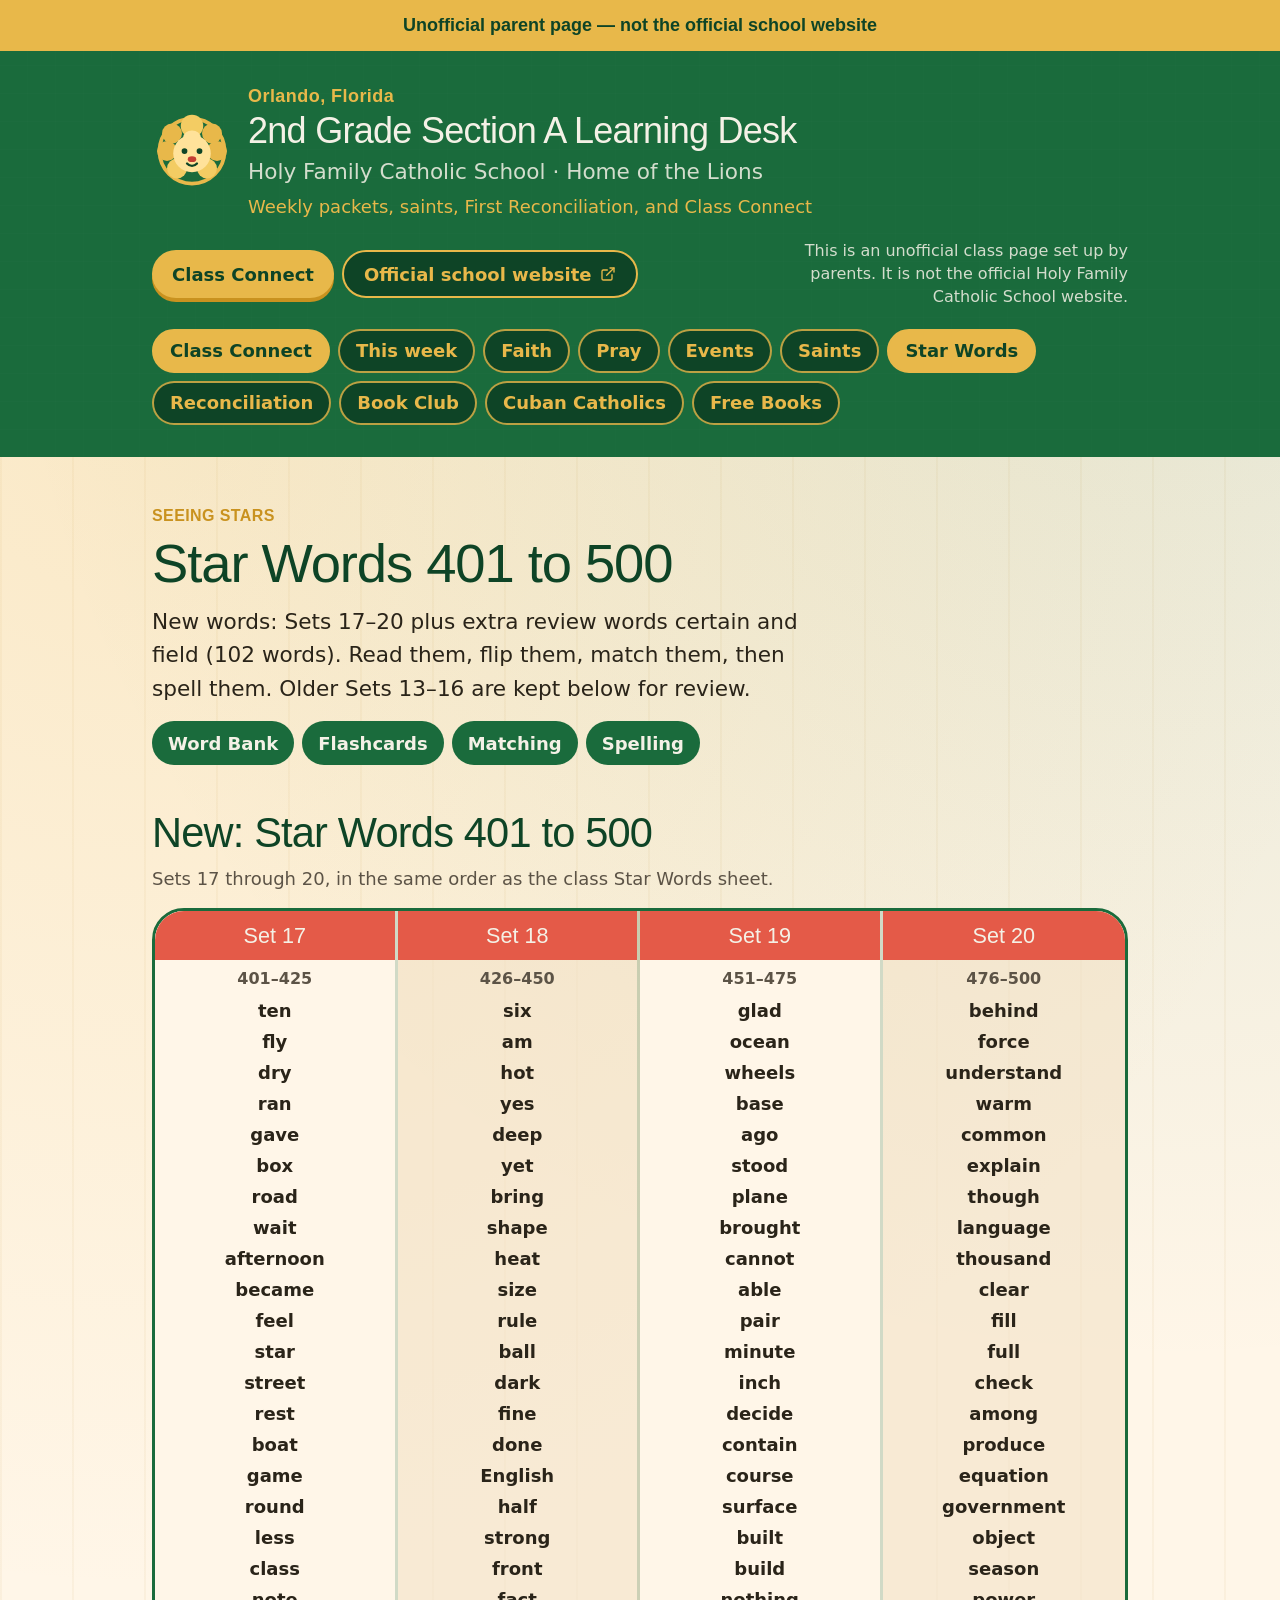
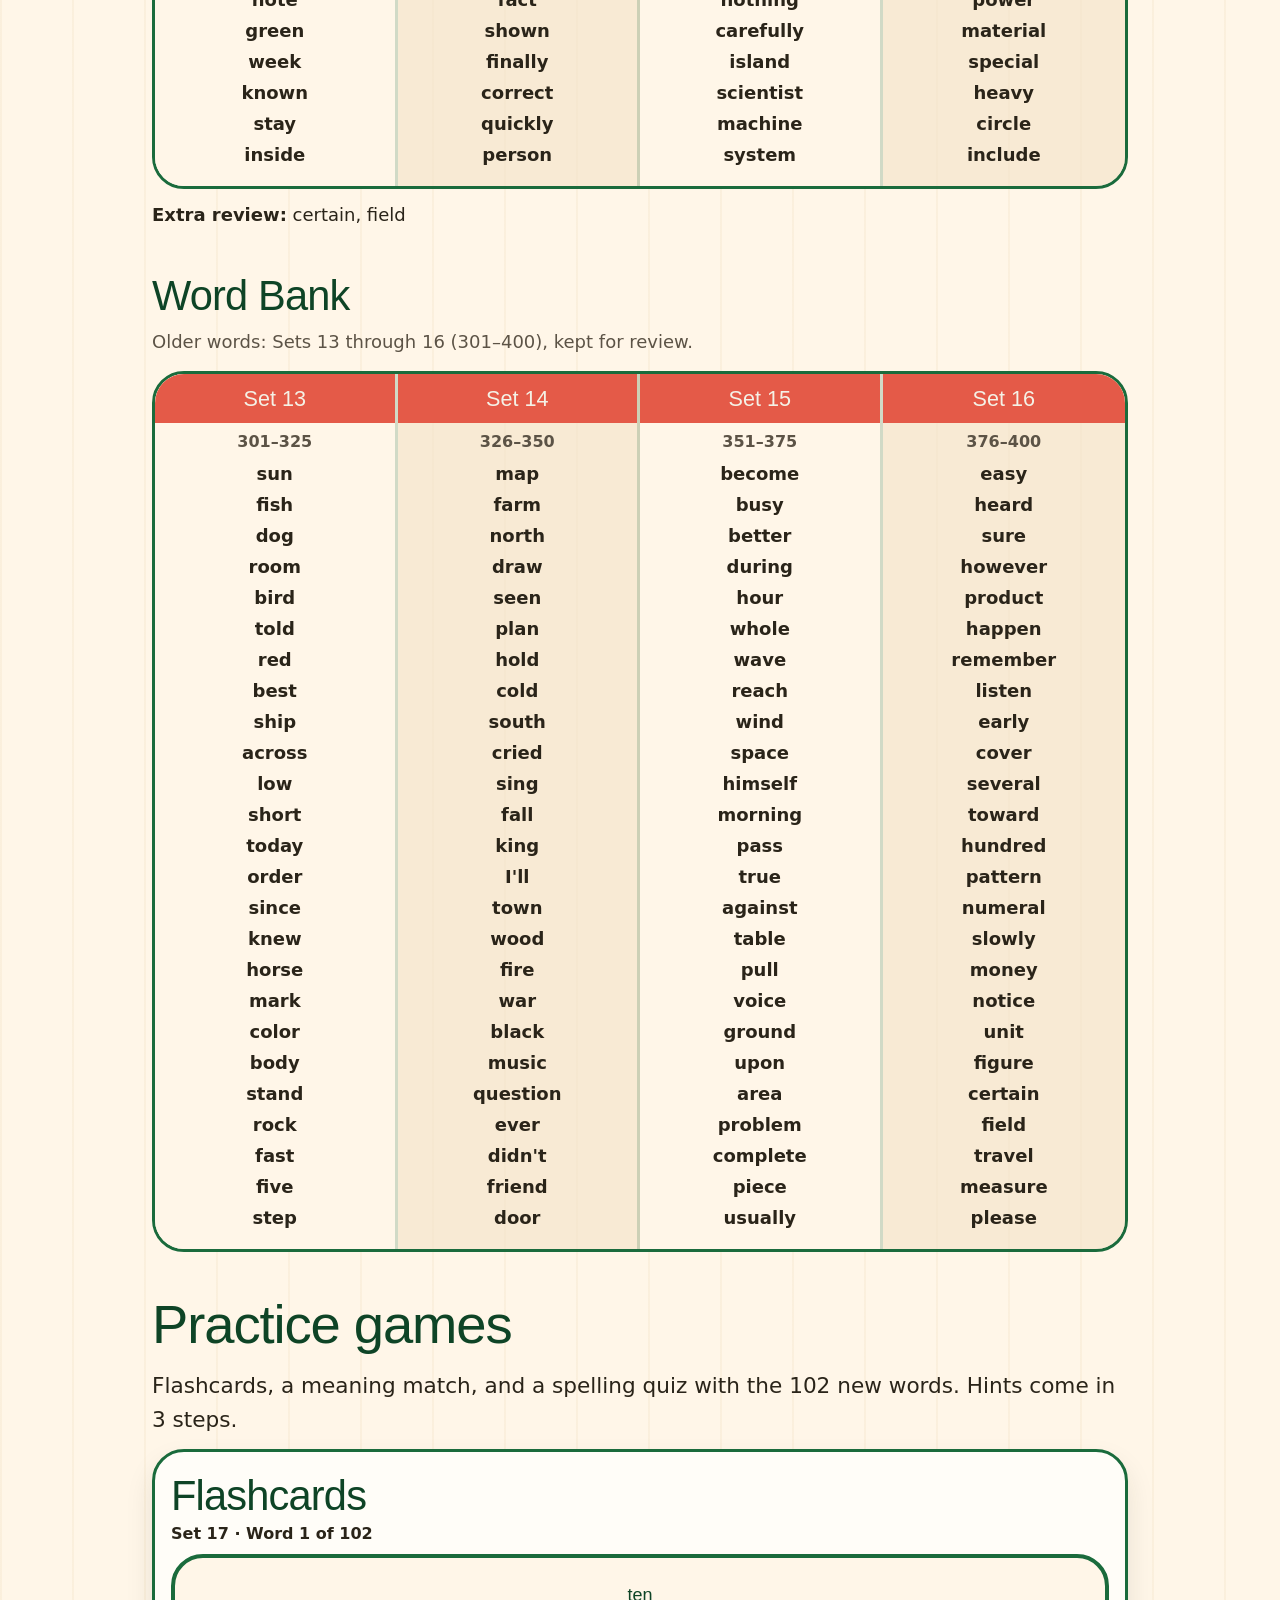
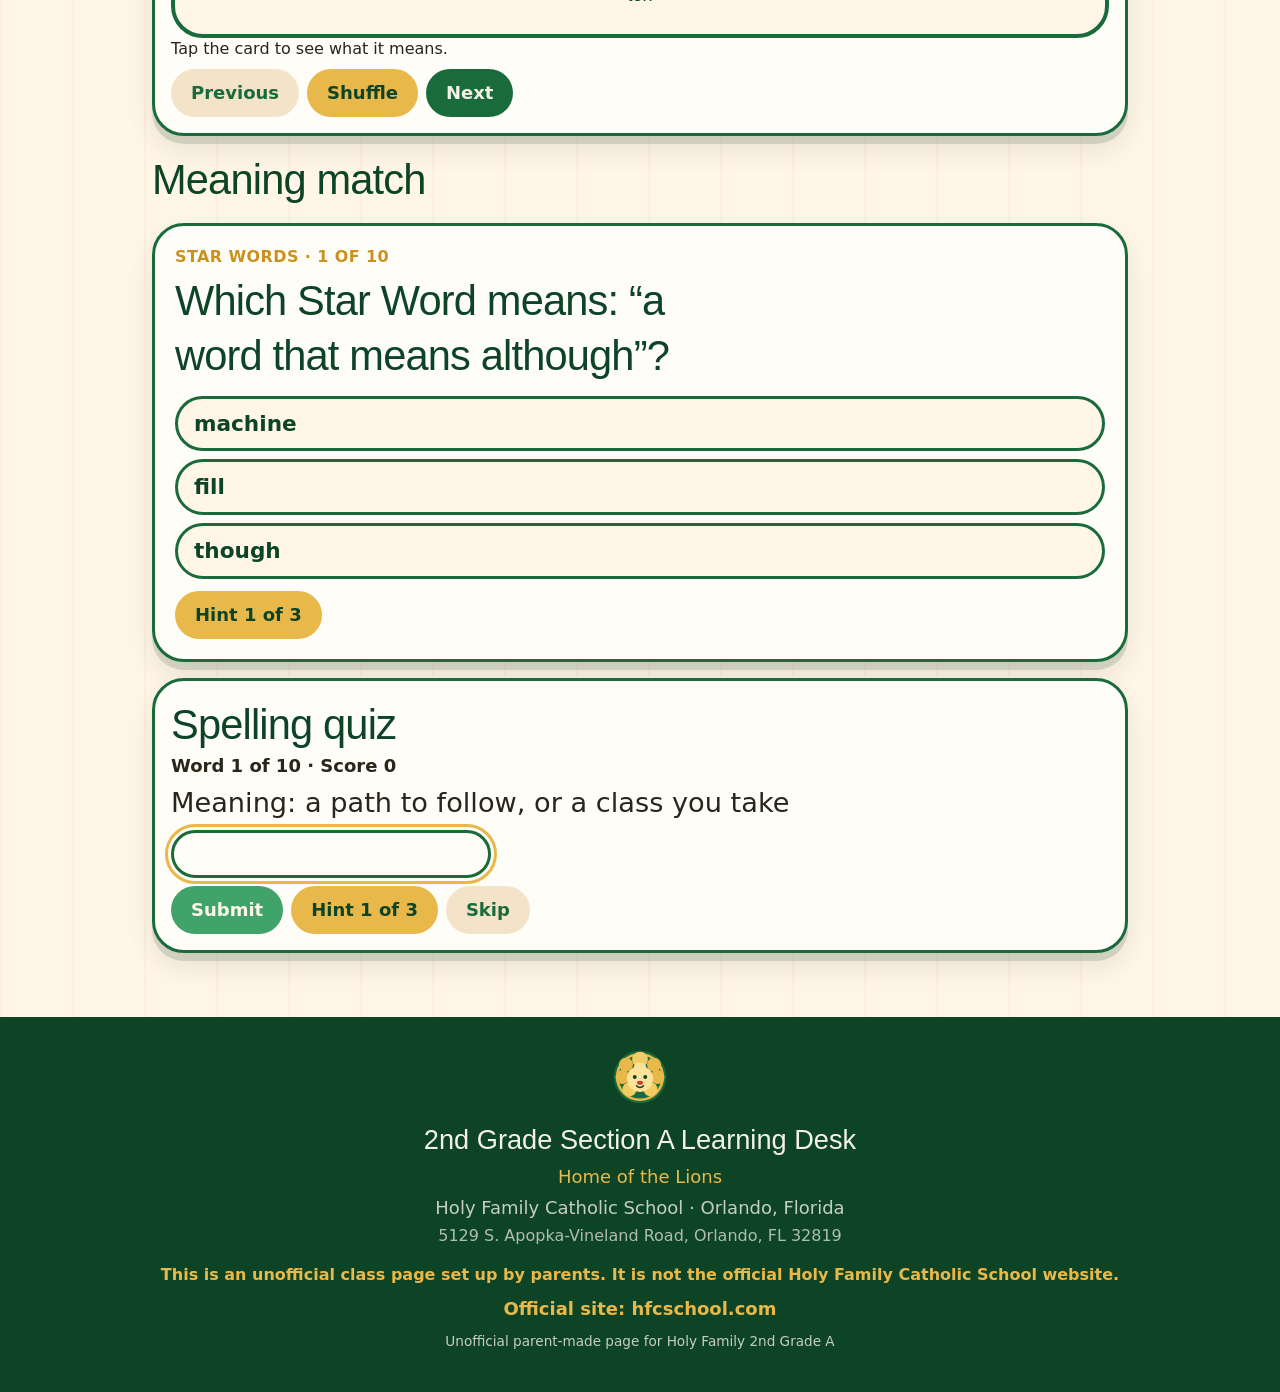
<file: star-words.html>
<!doctype html>

<html class="antialiased" lang="en"><head><meta content="summary_large_image" name="twitter:card"/><meta charset="utf-8"/><meta content="width=device-width, initial-scale=1" name="viewport"/><title>HFCS 2nd Grade A</title><meta content="Unofficial parent-made learning desk for Holy Family Catholic School 2nd Grade A. Weekly packets and Catholic learning for October. Official site: hfcschool.com." name="description"/><meta content="#1A6B3C" name="theme-color"/><meta content="yes" name="apple-mobile-web-app-capable"/><meta content="Grade Two" name="apple-mobile-web-app-title"/><meta content="black" name="apple-mobile-web-app-status-bar-style"/><meta content="01a0b15f-e7f6-7f02-a93d-baf060175e0b" name="grok-project-id"/><link href="assets/styles.css" rel="stylesheet"/><link href="assets/extra.css" rel="stylesheet"/><link rel="icon" href="favicon.ico" sizes="any"/><link rel="icon" type="image/png" sizes="32x32" href="favicon-32.png"/><link rel="icon" type="image/png" sizes="16x16" href="favicon-16.png"/><link rel="icon" type="image/png" sizes="192x192" href="icon-192.png"/><link rel="icon" type="image/png" sizes="512x512" href="icon-512.png"/><link rel="apple-touch-icon" href="apple-touch-icon.png"/><meta name="apple-mobile-web-app-title" content="2nd Grade A"/><meta content="noindex" name="robots"/></head><body><!--$--><div class="min-h-dvh overflow-x-clip"><header class="relative overflow-hidden bg-navy text-chalk"><div class="relative bg-gold px-4 py-3 text-center"><p class="font-display text-navy-deep text-sm font-bold sm:text-base">Unofficial parent page — not the official school website</p></div><div aria-hidden="true" class="pointer-events-none absolute inset-x-0 top-12 bottom-0 opacity-20" style="background-image:repeating-linear-gradient(0deg, transparent, transparent 27px, rgb(244 241 230 / 0.12) 28px), repeating-linear-gradient(90deg, transparent, transparent 27px, rgb(244 241 230 / 0.08) 28px)"></div><div class="relative mx-auto flex max-w-5xl flex-col gap-5 px-4 py-6 sm:px-6 sm:py-8"><div class="flex items-start gap-3 sm:items-center sm:gap-4"><svg aria-label="HFCS Lions mascot" class="size-16 shrink-0 sm:size-20" role="img" viewbox="0 0 64 64"><title>HFCS Lions mascot</title><circle cx="32" cy="32" fill="#1a6b3c" r="30"></circle><circle cx="32" cy="32" fill="none" r="26" stroke="#e8b84a" stroke-width="3"></circle><circle cx="16" cy="18" fill="#e8b84a" r="8"></circle><circle cx="32" cy="12" fill="#f3cc63" r="9"></circle><circle cx="48" cy="18" fill="#e8b84a" r="8"></circle><circle cx="12" cy="32" fill="#e8b84a" r="8"></circle><circle cx="52" cy="32" fill="#e8b84a" r="8"></circle><circle cx="20" cy="46" fill="#f3cc63" r="8"></circle><circle cx="44" cy="46" fill="#f3cc63" r="8"></circle><circle cx="32" cy="34" fill="#ffe29a" r="15"></circle><ellipse cx="32" cy="21" fill="#ffe29a" rx="7" ry="5.5"></ellipse><circle cx="26" cy="32" fill="#0e4426" r="2.3"></circle><circle cx="38" cy="32" fill="#0e4426" r="2.3"></circle><ellipse cx="32" cy="38.5" fill="#c43d32" rx="3.4" ry="2.3"></ellipse><path d="M28 42c2.4 2.6 5.6 2.6 8 0" fill="none" stroke="#0e4426" stroke-linecap="round" stroke-width="1.8"></path></svg><div class="min-w-0"><p class="font-display text-gold text-sm font-semibold tracking-wide sm:text-base">Orlando, Florida</p><h1 class="text-chalk font-display text-2xl leading-tight text-balance sm:text-4xl">2nd Grade<!-- --> <!-- -->Section A<!-- --> Learning Desk</h1><p class="mt-1 text-base text-chalk/85 sm:text-lg">Holy Family Catholic School<!-- --> · Home of the <!-- -->Lions</p><p class="mt-1 text-sm text-gold sm:text-base">Weekly packets, saints, First Reconciliation, and Class Connect</p></div></div><div class="flex flex-col gap-3 sm:flex-row sm:items-center sm:justify-between"><div class="flex flex-col gap-2 sm:flex-row sm:items-center"><a class="bg-gold text-navy-deep inline-flex min-h-12 items-center justify-center rounded-pill px-5 text-base font-extrabold shadow-[0_4px_0_#c9921f] transition-transform duration-(--motion-fast) ease-(--ease-out) hover:-translate-y-0.5 active:translate-y-0.5" href="class-connect.html">Class Connect</a><a class="inline-flex min-h-12 items-center justify-center gap-2 rounded-pill border-2 border-gold bg-navy-deep px-5 text-base font-extrabold text-gold" href="https://www.hfcschool.com/" rel="noreferrer" target="_blank">Official school website<svg aria-hidden="true" class="lucide lucide-external-link size-4" fill="none" height="24" stroke="currentColor" stroke-linecap="round" stroke-linejoin="round" stroke-width="2" viewbox="0 0 24 24" width="24" xmlns="http://www.w3.org/2000/svg"><path d="M15 3h6v6"></path><path d="M10 14 21 3"></path><path d="M18 13v6a2 2 0 0 1-2 2H5a2 2 0 0 1-2-2V8a2 2 0 0 1 2-2h6"></path></svg></a></div><p class="text-sm text-chalk/85 sm:max-w-sm sm:text-right">This is an unofficial class page set up by parents. It is not the official Holy Family Catholic School website.</p></div><nav aria-label="Page sections" class="flex flex-wrap gap-2"><a class="inline-flex min-h-11 items-center rounded-pill border-2 px-4 text-base font-bold transition-colors duration-(--motion-fast) border-gold bg-gold text-navy-deep" href="class-connect.html">Class Connect</a><a class="inline-flex min-h-11 items-center rounded-pill border-2 border-gold/80 bg-navy-deep px-4 text-base font-bold text-gold transition-colors duration-(--motion-fast) hover:bg-gold hover:text-navy-deep" href="index.html#homework">This week</a><a class="inline-flex min-h-11 items-center rounded-pill border-2 border-gold/80 bg-navy-deep px-4 text-base font-bold text-gold transition-colors duration-(--motion-fast) hover:bg-gold hover:text-navy-deep" href="index.html#faith">Faith</a><a class="inline-flex min-h-11 items-center rounded-pill border-2 border-gold/80 bg-navy-deep px-4 text-base font-bold text-gold transition-colors duration-(--motion-fast) hover:bg-gold hover:text-navy-deep" href="index.html#pray">Pray</a><a class="inline-flex min-h-11 items-center rounded-pill border-2 border-gold/80 bg-navy-deep px-4 text-base font-bold text-gold transition-colors duration-(--motion-fast) hover:bg-gold hover:text-navy-deep" href="index.html#events">Events</a><a class="inline-flex min-h-11 items-center rounded-pill border-2 px-4 text-base font-bold transition-colors duration-(--motion-fast) border-gold/80 bg-navy-deep text-gold hover:bg-gold hover:text-navy-deep" href="saints.html">Saints</a><a aria-current="page" class="inline-flex min-h-11 items-center rounded-pill border-2 px-4 text-base font-bold transition-colors duration-(--motion-fast) border-gold bg-gold text-navy-deep active" data-status="active" href="star-words.html">Star Words</a><a class="inline-flex min-h-11 items-center rounded-pill border-2 px-4 text-base font-bold transition-colors duration-(--motion-fast) border-gold/80 bg-navy-deep text-gold hover:bg-gold hover:text-navy-deep" href="reconciliation.html">Reconciliation</a><a class="inline-flex min-h-11 items-center rounded-pill border-2 px-4 text-base font-bold transition-colors duration-(--motion-fast) border-gold/80 bg-navy-deep text-gold hover:bg-gold hover:text-navy-deep" href="book-club.html">Book Club</a><a class="inline-flex min-h-11 items-center rounded-pill border-2 px-4 text-base font-bold transition-colors duration-(--motion-fast) border-gold/80 bg-navy-deep text-gold hover:bg-gold hover:text-navy-deep" href="cuban-catholics.html">Cuban Catholics</a><a class="inline-flex min-h-11 items-center rounded-pill border-2 px-4 text-base font-bold transition-colors duration-(--motion-fast) border-gold/80 bg-navy-deep text-gold hover:bg-gold hover:text-navy-deep" href="books.html">Free Books</a></nav></div></header><main><div class="mx-auto flex w-full min-w-0 max-w-5xl flex-col gap-10 px-4 py-8 sm:px-6 sm:py-12"><header><p class="font-display text-gold-deep text-sm font-bold tracking-wide uppercase">Seeing Stars</p><h2 class="mt-1 flex items-center gap-2 text-2xl text-navy-deep sm:text-3xl">Star Words 401 to 500</h2><p class="text-ink mt-2 max-w-2xl text-lg">New words: Sets 17–20 plus extra review words certain and field (102 words). Read them, flip them, match them, then spell them. Older Sets 13–16 are kept below for review.</p><nav class="mt-4 flex flex-wrap gap-2"><a class="bg-navy text-chalk inline-flex min-h-11 items-center rounded-pill px-4 text-base font-extrabold" href="#word-bank">Word Bank</a><a class="bg-navy text-chalk inline-flex min-h-11 items-center rounded-pill px-4 text-base font-extrabold" href="#flashcards">Flashcards</a><a class="bg-navy text-chalk inline-flex min-h-11 items-center rounded-pill px-4 text-base font-extrabold" href="#matching">Matching</a><a class="bg-navy text-chalk inline-flex min-h-11 items-center rounded-pill px-4 text-base font-extrabold" href="#spelling">Spelling</a></nav></header><section class="scroll-mt-4" id="word-bank-401"><h3 class="font-display text-2xl text-navy-deep">New: Star Words 401 to 500</h3><p class="text-ink-soft mt-1 text-base">Sets 17 through 20, in the same order as the class Star Words sheet.</p><div class="mt-4 overflow-hidden rounded-xl border-3 border-navy"><div class="grid grid-cols-2 lg:grid-cols-4"><article class="min-w-0 bg-paper bg-paper border-b-3 border-navy/20 lg:border-b-0 border-r-3 border-navy/20"><p class="bg-apple text-chalk font-display px-2 py-2 text-center text-lg">Set 17</p><p class="text-ink-soft px-2 pt-2 text-center text-sm font-bold">401–425</p><ul class="px-3 pt-1 pb-4 text-center"><li class="text-ink py-0.5 text-base font-extrabold">ten</li><li class="text-ink py-0.5 text-base font-extrabold">fly</li><li class="text-ink py-0.5 text-base font-extrabold">dry</li><li class="text-ink py-0.5 text-base font-extrabold">ran</li><li class="text-ink py-0.5 text-base font-extrabold">gave</li><li class="text-ink py-0.5 text-base font-extrabold">box</li><li class="text-ink py-0.5 text-base font-extrabold">road</li><li class="text-ink py-0.5 text-base font-extrabold">wait</li><li class="text-ink py-0.5 text-base font-extrabold">afternoon</li><li class="text-ink py-0.5 text-base font-extrabold">became</li><li class="text-ink py-0.5 text-base font-extrabold">feel</li><li class="text-ink py-0.5 text-base font-extrabold">star</li><li class="text-ink py-0.5 text-base font-extrabold">street</li><li class="text-ink py-0.5 text-base font-extrabold">rest</li><li class="text-ink py-0.5 text-base font-extrabold">boat</li><li class="text-ink py-0.5 text-base font-extrabold">game</li><li class="text-ink py-0.5 text-base font-extrabold">round</li><li class="text-ink py-0.5 text-base font-extrabold">less</li><li class="text-ink py-0.5 text-base font-extrabold">class</li><li class="text-ink py-0.5 text-base font-extrabold">note</li><li class="text-ink py-0.5 text-base font-extrabold">green</li><li class="text-ink py-0.5 text-base font-extrabold">week</li><li class="text-ink py-0.5 text-base font-extrabold">known</li><li class="text-ink py-0.5 text-base font-extrabold">stay</li><li class="text-ink py-0.5 text-base font-extrabold">inside</li></ul></article><article class="min-w-0 bg-paper bg-paper-deep/60 border-b-3 border-navy/20 lg:border-b-0 lg:border-r-3"><p class="bg-apple text-chalk font-display px-2 py-2 text-center text-lg">Set 18</p><p class="text-ink-soft px-2 pt-2 text-center text-sm font-bold">426–450</p><ul class="px-3 pt-1 pb-4 text-center"><li class="text-ink py-0.5 text-base font-extrabold">six</li><li class="text-ink py-0.5 text-base font-extrabold">am</li><li class="text-ink py-0.5 text-base font-extrabold">hot</li><li class="text-ink py-0.5 text-base font-extrabold">yes</li><li class="text-ink py-0.5 text-base font-extrabold">deep</li><li class="text-ink py-0.5 text-base font-extrabold">yet</li><li class="text-ink py-0.5 text-base font-extrabold">bring</li><li class="text-ink py-0.5 text-base font-extrabold">shape</li><li class="text-ink py-0.5 text-base font-extrabold">heat</li><li class="text-ink py-0.5 text-base font-extrabold">size</li><li class="text-ink py-0.5 text-base font-extrabold">rule</li><li class="text-ink py-0.5 text-base font-extrabold">ball</li><li class="text-ink py-0.5 text-base font-extrabold">dark</li><li class="text-ink py-0.5 text-base font-extrabold">fine</li><li class="text-ink py-0.5 text-base font-extrabold">done</li><li class="text-ink py-0.5 text-base font-extrabold">English</li><li class="text-ink py-0.5 text-base font-extrabold">half</li><li class="text-ink py-0.5 text-base font-extrabold">strong</li><li class="text-ink py-0.5 text-base font-extrabold">front</li><li class="text-ink py-0.5 text-base font-extrabold">fact</li><li class="text-ink py-0.5 text-base font-extrabold">shown</li><li class="text-ink py-0.5 text-base font-extrabold">finally</li><li class="text-ink py-0.5 text-base font-extrabold">correct</li><li class="text-ink py-0.5 text-base font-extrabold">quickly</li><li class="text-ink py-0.5 text-base font-extrabold">person</li></ul></article><article class="min-w-0 bg-paper bg-paper border-r-3 border-navy/20"><p class="bg-apple text-chalk font-display px-2 py-2 text-center text-lg">Set 19</p><p class="text-ink-soft px-2 pt-2 text-center text-sm font-bold">451–475</p><ul class="px-3 pt-1 pb-4 text-center"><li class="text-ink py-0.5 text-base font-extrabold">glad</li><li class="text-ink py-0.5 text-base font-extrabold">ocean</li><li class="text-ink py-0.5 text-base font-extrabold">wheels</li><li class="text-ink py-0.5 text-base font-extrabold">base</li><li class="text-ink py-0.5 text-base font-extrabold">ago</li><li class="text-ink py-0.5 text-base font-extrabold">stood</li><li class="text-ink py-0.5 text-base font-extrabold">plane</li><li class="text-ink py-0.5 text-base font-extrabold">brought</li><li class="text-ink py-0.5 text-base font-extrabold">cannot</li><li class="text-ink py-0.5 text-base font-extrabold">able</li><li class="text-ink py-0.5 text-base font-extrabold">pair</li><li class="text-ink py-0.5 text-base font-extrabold">minute</li><li class="text-ink py-0.5 text-base font-extrabold">inch</li><li class="text-ink py-0.5 text-base font-extrabold">decide</li><li class="text-ink py-0.5 text-base font-extrabold">contain</li><li class="text-ink py-0.5 text-base font-extrabold">course</li><li class="text-ink py-0.5 text-base font-extrabold">surface</li><li class="text-ink py-0.5 text-base font-extrabold">built</li><li class="text-ink py-0.5 text-base font-extrabold">build</li><li class="text-ink py-0.5 text-base font-extrabold">nothing</li><li class="text-ink py-0.5 text-base font-extrabold">carefully</li><li class="text-ink py-0.5 text-base font-extrabold">island</li><li class="text-ink py-0.5 text-base font-extrabold">scientist</li><li class="text-ink py-0.5 text-base font-extrabold">machine</li><li class="text-ink py-0.5 text-base font-extrabold">system</li></ul></article><article class="min-w-0 bg-paper bg-paper-deep/60"><p class="bg-apple text-chalk font-display px-2 py-2 text-center text-lg">Set 20</p><p class="text-ink-soft px-2 pt-2 text-center text-sm font-bold">476–500</p><ul class="px-3 pt-1 pb-4 text-center"><li class="text-ink py-0.5 text-base font-extrabold">behind</li><li class="text-ink py-0.5 text-base font-extrabold">force</li><li class="text-ink py-0.5 text-base font-extrabold">understand</li><li class="text-ink py-0.5 text-base font-extrabold">warm</li><li class="text-ink py-0.5 text-base font-extrabold">common</li><li class="text-ink py-0.5 text-base font-extrabold">explain</li><li class="text-ink py-0.5 text-base font-extrabold">though</li><li class="text-ink py-0.5 text-base font-extrabold">language</li><li class="text-ink py-0.5 text-base font-extrabold">thousand</li><li class="text-ink py-0.5 text-base font-extrabold">clear</li><li class="text-ink py-0.5 text-base font-extrabold">fill</li><li class="text-ink py-0.5 text-base font-extrabold">full</li><li class="text-ink py-0.5 text-base font-extrabold">check</li><li class="text-ink py-0.5 text-base font-extrabold">among</li><li class="text-ink py-0.5 text-base font-extrabold">produce</li><li class="text-ink py-0.5 text-base font-extrabold">equation</li><li class="text-ink py-0.5 text-base font-extrabold">government</li><li class="text-ink py-0.5 text-base font-extrabold">object</li><li class="text-ink py-0.5 text-base font-extrabold">season</li><li class="text-ink py-0.5 text-base font-extrabold">power</li><li class="text-ink py-0.5 text-base font-extrabold">material</li><li class="text-ink py-0.5 text-base font-extrabold">special</li><li class="text-ink py-0.5 text-base font-extrabold">heavy</li><li class="text-ink py-0.5 text-base font-extrabold">circle</li><li class="text-ink py-0.5 text-base font-extrabold">include</li></ul></article></div></div><p class="text-ink mt-3 text-base"><span class="font-extrabold">Extra review:</span> certain, field</p></section><section class="scroll-mt-4" id="word-bank"><h3 class="font-display text-2xl text-navy-deep">Word Bank</h3><p class="text-ink-soft mt-1 text-base">Older words: Sets 13 through 16 (301–400), kept for review.</p><div class="mt-4 overflow-hidden rounded-xl border-3 border-navy"><div class="grid grid-cols-2 lg:grid-cols-4"><article class="min-w-0 bg-paper bg-paper border-b-3 border-navy/20 lg:border-b-0 border-r-3 border-navy/20"><p class="bg-apple text-chalk font-display px-2 py-2 text-center text-lg">Set 13</p><p class="text-ink-soft px-2 pt-2 text-center text-sm font-bold">301–325</p><ul class="px-3 pt-1 pb-4 text-center"><li class="text-ink py-0.5 text-base font-extrabold">sun</li><li class="text-ink py-0.5 text-base font-extrabold">fish</li><li class="text-ink py-0.5 text-base font-extrabold">dog</li><li class="text-ink py-0.5 text-base font-extrabold">room</li><li class="text-ink py-0.5 text-base font-extrabold">bird</li><li class="text-ink py-0.5 text-base font-extrabold">told</li><li class="text-ink py-0.5 text-base font-extrabold">red</li><li class="text-ink py-0.5 text-base font-extrabold">best</li><li class="text-ink py-0.5 text-base font-extrabold">ship</li><li class="text-ink py-0.5 text-base font-extrabold">across</li><li class="text-ink py-0.5 text-base font-extrabold">low</li><li class="text-ink py-0.5 text-base font-extrabold">short</li><li class="text-ink py-0.5 text-base font-extrabold">today</li><li class="text-ink py-0.5 text-base font-extrabold">order</li><li class="text-ink py-0.5 text-base font-extrabold">since</li><li class="text-ink py-0.5 text-base font-extrabold">knew</li><li class="text-ink py-0.5 text-base font-extrabold">horse</li><li class="text-ink py-0.5 text-base font-extrabold">mark</li><li class="text-ink py-0.5 text-base font-extrabold">color</li><li class="text-ink py-0.5 text-base font-extrabold">body</li><li class="text-ink py-0.5 text-base font-extrabold">stand</li><li class="text-ink py-0.5 text-base font-extrabold">rock</li><li class="text-ink py-0.5 text-base font-extrabold">fast</li><li class="text-ink py-0.5 text-base font-extrabold">five</li><li class="text-ink py-0.5 text-base font-extrabold">step</li></ul></article><article class="min-w-0 bg-paper bg-paper-deep/60 border-b-3 border-navy/20 lg:border-b-0 lg:border-r-3"><p class="bg-apple text-chalk font-display px-2 py-2 text-center text-lg">Set 14</p><p class="text-ink-soft px-2 pt-2 text-center text-sm font-bold">326–350</p><ul class="px-3 pt-1 pb-4 text-center"><li class="text-ink py-0.5 text-base font-extrabold">map</li><li class="text-ink py-0.5 text-base font-extrabold">farm</li><li class="text-ink py-0.5 text-base font-extrabold">north</li><li class="text-ink py-0.5 text-base font-extrabold">draw</li><li class="text-ink py-0.5 text-base font-extrabold">seen</li><li class="text-ink py-0.5 text-base font-extrabold">plan</li><li class="text-ink py-0.5 text-base font-extrabold">hold</li><li class="text-ink py-0.5 text-base font-extrabold">cold</li><li class="text-ink py-0.5 text-base font-extrabold">south</li><li class="text-ink py-0.5 text-base font-extrabold">cried</li><li class="text-ink py-0.5 text-base font-extrabold">sing</li><li class="text-ink py-0.5 text-base font-extrabold">fall</li><li class="text-ink py-0.5 text-base font-extrabold">king</li><li class="text-ink py-0.5 text-base font-extrabold">I'll</li><li class="text-ink py-0.5 text-base font-extrabold">town</li><li class="text-ink py-0.5 text-base font-extrabold">wood</li><li class="text-ink py-0.5 text-base font-extrabold">fire</li><li class="text-ink py-0.5 text-base font-extrabold">war</li><li class="text-ink py-0.5 text-base font-extrabold">black</li><li class="text-ink py-0.5 text-base font-extrabold">music</li><li class="text-ink py-0.5 text-base font-extrabold">question</li><li class="text-ink py-0.5 text-base font-extrabold">ever</li><li class="text-ink py-0.5 text-base font-extrabold">didn't</li><li class="text-ink py-0.5 text-base font-extrabold">friend</li><li class="text-ink py-0.5 text-base font-extrabold">door</li></ul></article><article class="min-w-0 bg-paper bg-paper border-r-3 border-navy/20"><p class="bg-apple text-chalk font-display px-2 py-2 text-center text-lg">Set 15</p><p class="text-ink-soft px-2 pt-2 text-center text-sm font-bold">351–375</p><ul class="px-3 pt-1 pb-4 text-center"><li class="text-ink py-0.5 text-base font-extrabold">become</li><li class="text-ink py-0.5 text-base font-extrabold">busy</li><li class="text-ink py-0.5 text-base font-extrabold">better</li><li class="text-ink py-0.5 text-base font-extrabold">during</li><li class="text-ink py-0.5 text-base font-extrabold">hour</li><li class="text-ink py-0.5 text-base font-extrabold">whole</li><li class="text-ink py-0.5 text-base font-extrabold">wave</li><li class="text-ink py-0.5 text-base font-extrabold">reach</li><li class="text-ink py-0.5 text-base font-extrabold">wind</li><li class="text-ink py-0.5 text-base font-extrabold">space</li><li class="text-ink py-0.5 text-base font-extrabold">himself</li><li class="text-ink py-0.5 text-base font-extrabold">morning</li><li class="text-ink py-0.5 text-base font-extrabold">pass</li><li class="text-ink py-0.5 text-base font-extrabold">true</li><li class="text-ink py-0.5 text-base font-extrabold">against</li><li class="text-ink py-0.5 text-base font-extrabold">table</li><li class="text-ink py-0.5 text-base font-extrabold">pull</li><li class="text-ink py-0.5 text-base font-extrabold">voice</li><li class="text-ink py-0.5 text-base font-extrabold">ground</li><li class="text-ink py-0.5 text-base font-extrabold">upon</li><li class="text-ink py-0.5 text-base font-extrabold">area</li><li class="text-ink py-0.5 text-base font-extrabold">problem</li><li class="text-ink py-0.5 text-base font-extrabold">complete</li><li class="text-ink py-0.5 text-base font-extrabold">piece</li><li class="text-ink py-0.5 text-base font-extrabold">usually</li></ul></article><article class="min-w-0 bg-paper bg-paper-deep/60"><p class="bg-apple text-chalk font-display px-2 py-2 text-center text-lg">Set 16</p><p class="text-ink-soft px-2 pt-2 text-center text-sm font-bold">376–400</p><ul class="px-3 pt-1 pb-4 text-center"><li class="text-ink py-0.5 text-base font-extrabold">easy</li><li class="text-ink py-0.5 text-base font-extrabold">heard</li><li class="text-ink py-0.5 text-base font-extrabold">sure</li><li class="text-ink py-0.5 text-base font-extrabold">however</li><li class="text-ink py-0.5 text-base font-extrabold">product</li><li class="text-ink py-0.5 text-base font-extrabold">happen</li><li class="text-ink py-0.5 text-base font-extrabold">remember</li><li class="text-ink py-0.5 text-base font-extrabold">listen</li><li class="text-ink py-0.5 text-base font-extrabold">early</li><li class="text-ink py-0.5 text-base font-extrabold">cover</li><li class="text-ink py-0.5 text-base font-extrabold">several</li><li class="text-ink py-0.5 text-base font-extrabold">toward</li><li class="text-ink py-0.5 text-base font-extrabold">hundred</li><li class="text-ink py-0.5 text-base font-extrabold">pattern</li><li class="text-ink py-0.5 text-base font-extrabold">numeral</li><li class="text-ink py-0.5 text-base font-extrabold">slowly</li><li class="text-ink py-0.5 text-base font-extrabold">money</li><li class="text-ink py-0.5 text-base font-extrabold">notice</li><li class="text-ink py-0.5 text-base font-extrabold">unit</li><li class="text-ink py-0.5 text-base font-extrabold">figure</li><li class="text-ink py-0.5 text-base font-extrabold">certain</li><li class="text-ink py-0.5 text-base font-extrabold">field</li><li class="text-ink py-0.5 text-base font-extrabold">travel</li><li class="text-ink py-0.5 text-base font-extrabold">measure</li><li class="text-ink py-0.5 text-base font-extrabold">please</li></ul></article></div></div></section><section class="flex flex-col gap-3" id="practice"><h2 class="font-display text-3xl text-navy-deep">Practice games</h2><p class="text-ink text-lg">Flashcards, a meaning match, and a spelling quiz with the 102 new words. Hints come in 3 steps.</p><div class="" data-mount="star"></div></section></div></main><footer class="bg-navy-deep mt-4 px-4 py-8 text-center text-chalk"><div class="mb-4 flex justify-center"><svg aria-label="HFCS Lions mascot" class="size-14" role="img" viewbox="0 0 64 64"><title>HFCS Lions mascot</title><circle cx="32" cy="32" fill="#1a6b3c" r="30"></circle><circle cx="32" cy="32" fill="none" r="26" stroke="#e8b84a" stroke-width="3"></circle><circle cx="16" cy="18" fill="#e8b84a" r="8"></circle><circle cx="32" cy="12" fill="#f3cc63" r="9"></circle><circle cx="48" cy="18" fill="#e8b84a" r="8"></circle><circle cx="12" cy="32" fill="#e8b84a" r="8"></circle><circle cx="52" cy="32" fill="#e8b84a" r="8"></circle><circle cx="20" cy="46" fill="#f3cc63" r="8"></circle><circle cx="44" cy="46" fill="#f3cc63" r="8"></circle><circle cx="32" cy="34" fill="#ffe29a" r="15"></circle><ellipse cx="32" cy="21" fill="#ffe29a" rx="7" ry="5.5"></ellipse><circle cx="26" cy="32" fill="#0e4426" r="2.3"></circle><circle cx="38" cy="32" fill="#0e4426" r="2.3"></circle><ellipse cx="32" cy="38.5" fill="#c43d32" rx="3.4" ry="2.3"></ellipse><path d="M28 42c2.4 2.6 5.6 2.6 8 0" fill="none" stroke="#0e4426" stroke-linecap="round" stroke-width="1.8"></path></svg></div><p class="font-display text-xl">2nd Grade<!-- --> <!-- -->Section A<!-- --> Learning Desk</p><p class="mt-1 text-base text-gold">Home of the <!-- -->Lions</p><p class="mt-1 text-base text-chalk/80">Holy Family Catholic School<!-- --> · <!-- -->Orlando, Florida</p><p class="mt-1 text-sm text-chalk/70">5129 S. Apopka-Vineland Road, Orlando, FL 32819</p><p class="text-gold mt-4 text-sm font-bold">This is an unofficial class page set up by parents. It is not the official Holy Family Catholic School website.</p><a class="text-gold mt-2 inline-block text-base font-extrabold underline-offset-4 hover:underline" href="https://www.hfcschool.com/" rel="noreferrer" target="_blank">Official site: hfcschool.com</a><p class="parent-note" style="text-align:center;font-size:.85rem;padding:.5rem 1rem;opacity:.8">Unofficial parent-made page for Holy Family 2nd Grade A</p></footer></div><!--/$--><script src="assets/data.js?v=sw102"></script><script src="assets/mounts.js"></script><script src="app.js"></script></body></html>
</file>
<file: assets/extra.css>
.preview-banner{position:sticky;top:0;z-index:50;background:#b91c1c;color:#fff;text-align:center;font-weight:800;padding:.5rem 1rem;font-size:1rem}
[hidden]{display:none!important}
.quiz button,[data-mount] button{cursor:pointer}
[data-mount] .grid-cols-4{grid-template-columns:repeat(4,minmax(0,1fr))}
[data-mount] .inline-grid{display:inline-grid}
[data-tabbar]{scrollbar-width:thin}
[data-check] .box{font-size:1.4rem;line-height:1;border:0}
.text-grass{color:#2f7d32}.text-apple-deep{color:#b42318}
@media (max-width:640px){[data-tabbar]{flex-wrap:nowrap!important;overflow-x:auto}}
</file>
<file: assets/styles.css>
/*! tailwindcss v4.3.3 | MIT License | https://tailwindcss.com */
@layer properties{@supports (((-webkit-hyphens:none)) and (not (margin-trim:inline))) or ((-moz-orient:inline) and (not (color:rgb(from red r g b)))){*,:before,:after,::backdrop{--tw-scale-x:1;--tw-scale-y:1;--tw-scale-z:1;--tw-rotate-x:initial;--tw-rotate-y:initial;--tw-rotate-z:initial;--tw-skew-x:initial;--tw-skew-y:initial;--tw-space-y-reverse:0;--tw-border-style:solid;--tw-leading:initial;--tw-font-weight:initial;--tw-tracking:initial;--tw-ordinal:initial;--tw-slashed-zero:initial;--tw-numeric-figure:initial;--tw-numeric-spacing:initial;--tw-numeric-fraction:initial;--tw-shadow:0 0 #0000;--tw-shadow-color:initial;--tw-shadow-alpha:100%;--tw-inset-shadow:0 0 #0000;--tw-inset-shadow-color:initial;--tw-inset-shadow-alpha:100%;--tw-ring-color:initial;--tw-ring-shadow:0 0 #0000;--tw-inset-ring-color:initial;--tw-inset-ring-shadow:0 0 #0000;--tw-ring-inset:initial;--tw-ring-offset-width:0px;--tw-ring-offset-color:#fff;--tw-ring-offset-shadow:0 0 #0000;--tw-outline-style:solid;--tw-blur:initial;--tw-brightness:initial;--tw-contrast:initial;--tw-grayscale:initial;--tw-hue-rotate:initial;--tw-invert:initial;--tw-opacity:initial;--tw-saturate:initial;--tw-sepia:initial;--tw-drop-shadow:initial;--tw-drop-shadow-color:initial;--tw-drop-shadow-alpha:100%;--tw-drop-shadow-size:initial;--tw-duration:initial;--tw-ease:initial;--tw-content:"";--tw-translate-x:0;--tw-translate-y:0;--tw-translate-z:0}}}@layer theme{:root,:host{--font-sans:-apple-system, BlinkMacSystemFont, "Segoe UI", Roboto, "Helvetica Neue", "Noto Sans", Arial, sans-serif, "Apple Color Emoji", "Segoe UI Emoji", "Segoe UI Symbol", "Noto Color Emoji";--font-mono:ui-monospace, SFMono-Regular, Menlo, Monaco, Consolas, "Liberation Mono", "Courier New", monospace;--color-red-500:oklch(63.7% .237 25.331);--color-zinc-50:oklch(98.5% 0 none);--color-zinc-400:oklch(70.5% .015 286.067);--color-zinc-500:oklch(55.2% .016 285.938);--color-zinc-900:oklch(21% .006 285.885);--color-zinc-950:oklch(14.1% .005 285.823);--color-neutral-100:oklch(97% 0 none);--color-neutral-300:oklch(87% 0 none);--color-neutral-500:oklch(55.6% 0 none);--color-neutral-700:oklch(37.1% 0 none);--color-neutral-900:oklch(20.5% 0 none);--color-black:#000;--color-white:#fff;--spacing:.25rem;--container-xs:20rem;--container-sm:24rem;--container-md:28rem;--container-xl:36rem;--container-2xl:42rem;--container-3xl:48rem;--container-5xl:64rem;--text-xs:.85rem;--text-xs--line-height:calc(1 / .75);--text-sm:1rem;--text-sm--line-height:calc(1.25 / .875);--text-base:1.125rem;--text-base--line-height:calc(1.5 / 1);--text-lg:1.35rem;--text-lg--line-height:calc(1.75 / 1.125);--text-xl:1.7rem;--text-xl--line-height:calc(1.75 / 1.25);--text-2xl:clamp(1.8rem, 1.2rem + 2.2vw, 2.6rem);--text-2xl--line-height:calc(2 / 1.5);--text-3xl:clamp(2.1rem, 1.3rem + 3vw, 3.4rem);--text-3xl--line-height:calc(2.25 / 1.875);--text-4xl:2.25rem;--text-4xl--line-height:calc(2.5 / 2.25);--font-weight-normal:400;--font-weight-medium:500;--font-weight-semibold:600;--font-weight-bold:700;--font-weight-extrabold:800;--tracking-tight:-.025em;--tracking-wide:.025em;--leading-tight:1.15;--leading-snug:1.3;--leading-normal:1.55;--leading-relaxed:1.625;--radius-xs:.125rem;--radius-sm:10px;--radius-md:16px;--radius-lg:24px;--radius-xl:32px;--radius-2xl:1rem;--ease-out:cubic-bezier(.22, 1, .36, 1);--ease-in-out:cubic-bezier(.4, 0, .2, 1);--animate-pulse:pulse 2s cubic-bezier(.4, 0, .6, 1) infinite;--aspect-video:16 / 9;--default-transition-duration:.15s;--default-transition-timing-function:cubic-bezier(.4, 0, .2, 1);--default-font-family:var(--font-sans);--default-mono-font-family:var(--font-mono);--color-paper:#fff6e8;--color-paper-deep:#f3e3c8;--color-ink:#2a2419;--color-ink-soft:#5c5346;--color-navy:#1a6b3c;--color-navy-deep:#0e4426;--color-gold:#e8b84a;--color-gold-deep:#c9921f;--color-sky:#7ec98a;--color-sky-deep:#2f8a54;--color-apple:#e45a48;--color-apple-deep:#c43d32;--color-grass:#3fa36a;--color-grass-deep:#247a48;--color-cork:#c9955a;--color-cork-deep:#a8743d;--color-chalk:#f4f1e6;--color-rod:#2f8a54;--color-cube:#f2c14e;--color-tube:#e11d2e;--color-studio:#141414;--color-studio-card:#1f1f1f;--color-studio-muted:#b8b8b8;--font-display:"Fredoka", "Trebuchet MS", "Segoe UI", sans-serif;--font-body:"Nunito", "Segoe UI", system-ui, sans-serif;--radius-pill:999px;--border-width-3:3px;--shadow-pin:0 10px 24px #2a24191f;--shadow-card:0 8px 0 #0e442624, 0 14px 28px #2a24191a;--space-1:4px;--space-2:8px;--space-3:12px;--space-4:16px;--space-5:24px;--space-6:32px;--space-7:48px;--space-8:64px;--text-flash:clamp(2.8rem, 1.2rem + 7vw, 5.2rem);--motion-quick:.15s;--motion-fast:.25s;--motion-slow:.4s;--ease-pop:cubic-bezier(.34, 1.36, .64, 1)}}@layer base{*,:after,:before,::backdrop{box-sizing:border-box;border:0 solid;margin:0;padding:0}::file-selector-button{box-sizing:border-box;border:0 solid;margin:0;padding:0}html,:host{-webkit-text-size-adjust:100%;tab-size:4;line-height:1.5;font-family:var(--default-font-family,-apple-system, BlinkMacSystemFont, "Segoe UI", Roboto, "Helvetica Neue", "Noto Sans", Arial, sans-serif, "Apple Color Emoji", "Segoe UI Emoji", "Segoe UI Symbol", "Noto Color Emoji");font-feature-settings:var(--default-font-feature-settings,normal);font-variation-settings:var(--default-font-variation-settings,normal);-webkit-tap-highlight-color:transparent}hr{height:0;color:inherit;border-top-width:1px}abbr:where([title]){-webkit-text-decoration:underline dotted;text-decoration:underline dotted}h1,h2,h3,h4,h5,h6{font-size:inherit;font-weight:inherit}a{color:inherit;-webkit-text-decoration:inherit;-webkit-text-decoration:inherit;-webkit-text-decoration:inherit;-webkit-text-decoration:inherit;text-decoration:inherit}b,strong{font-weight:bolder}code,kbd,samp,pre{font-family:var(--default-mono-font-family,ui-monospace, SFMono-Regular, Menlo, Monaco, Consolas, "Liberation Mono", "Courier New", monospace);font-feature-settings:var(--default-mono-font-feature-settings,normal);font-variation-settings:var(--default-mono-font-variation-settings,normal);font-size:1em}small{font-size:80%}sub,sup{vertical-align:baseline;font-size:75%;line-height:0;position:relative}sub{bottom:-.25em}sup{top:-.5em}table{text-indent:0;border-color:inherit;border-collapse:collapse}:-moz-focusring:where(:not(iframe)){outline:auto}progress{vertical-align:baseline}summary{display:list-item}ol,ul,menu{list-style:none}img,svg,video,canvas,audio,iframe,embed,object{vertical-align:middle;display:block}img,video{max-width:100%;height:auto}button,input,select,optgroup,textarea{font:inherit;font-feature-settings:inherit;font-variation-settings:inherit;letter-spacing:inherit;color:inherit;opacity:1;background-color:#0000;border-radius:0}::file-selector-button{font:inherit;font-feature-settings:inherit;font-variation-settings:inherit;letter-spacing:inherit;color:inherit;opacity:1;background-color:#0000;border-radius:0}:where(select:is([multiple],[size])) optgroup{font-weight:bolder}:where(select:is([multiple],[size])) optgroup option{padding-inline-start:20px}::file-selector-button{margin-inline-end:4px}::placeholder{opacity:1}@supports (not ((-webkit-appearance:-apple-pay-button))) or (contain-intrinsic-size:1px){::placeholder{color:currentColor}@supports (color:color-mix(in lab, red, red)){::placeholder{color:color-mix(in oklab, currentcolor 50%, transparent)}}}textarea{resize:vertical}::-webkit-search-decoration{-webkit-appearance:none}::-webkit-date-and-time-value{min-height:1lh;text-align:inherit}::-webkit-datetime-edit{display:inline-flex}::-webkit-datetime-edit-fields-wrapper{padding:0}::-webkit-datetime-edit{padding-block:0}::-webkit-datetime-edit-year-field{padding-block:0}::-webkit-datetime-edit-month-field{padding-block:0}::-webkit-datetime-edit-day-field{padding-block:0}::-webkit-datetime-edit-hour-field{padding-block:0}::-webkit-datetime-edit-minute-field{padding-block:0}::-webkit-datetime-edit-second-field{padding-block:0}::-webkit-datetime-edit-millisecond-field{padding-block:0}::-webkit-datetime-edit-meridiem-field{padding-block:0}::-webkit-calendar-picker-indicator{line-height:1}:-moz-ui-invalid{box-shadow:none}button,input:where([type=button],[type=reset],[type=submit]){appearance:button}::file-selector-button{appearance:button}::-webkit-inner-spin-button{height:auto}::-webkit-outer-spin-button{height:auto}[hidden]:where(:not([hidden=until-found])){display:none!important}html{-webkit-font-smoothing:antialiased;-moz-osx-font-smoothing:grayscale;background:var(--color-paper);color:var(--color-ink)}body{min-height:100dvh;font-family:var(--font-body);font-size:var(--text-base);line-height:var(--leading-normal);background:radial-gradient(circle at 12% 8%, #e8b84a38, transparent 28%), radial-gradient(circle at 92% 4%, #1a6b3c1f, transparent 26%), repeating-linear-gradient(90deg, #f3e3c859 0 2px, transparent 2px 72px), var(--color-paper);color:var(--color-ink);margin:0}button:not(:disabled),[role=button]:not(:disabled){cursor:pointer}h1,h2,h3,h4{font-family:var(--font-display);text-wrap:balance;letter-spacing:-.02em;line-height:var(--leading-tight);color:var(--color-navy-deep)}p{text-wrap:pretty}:focus-visible{outline:3px solid var(--color-gold);outline-offset:3px}::selection{background:var(--color-gold);color:var(--color-navy-deep)}}@layer components;@layer utilities{.pointer-events-none{pointer-events:none}.collapse{visibility:collapse}.invisible{visibility:hidden}.visible{visibility:visible}.sr-only{clip-path:inset(50%);white-space:nowrap;border-width:0;width:1px;height:1px;margin:-1px;padding:0;position:absolute;overflow:hidden}.absolute{position:absolute}.fixed{position:fixed}.relative{position:relative}.static{position:static}.sticky{position:sticky}.inset-0{inset:0}.inset-x-0{inset-inline:0}.top-0\.5{top:calc(var(--spacing) * .5)}.top-3{top:calc(var(--spacing) * 3)}.top-12{top:calc(var(--spacing) * 12)}.right-1{right:var(--spacing)}.right-2{right:calc(var(--spacing) * 2)}.right-3{right:calc(var(--spacing) * 3)}.right-4{right:calc(var(--spacing) * 4)}.bottom-0{bottom:0}.bottom-3{bottom:calc(var(--spacing) * 3)}.left-1{left:var(--spacing)}.left-2{left:calc(var(--spacing) * 2)}.left-3{left:calc(var(--spacing) * 3)}.left-4{left:calc(var(--spacing) * 4)}.z-10{z-index:10}.z-50{z-index:50}.container{width:100%}@media (width>=40rem){.container{max-width:40rem}}@media (width>=48rem){.container{max-width:48rem}}@media (width>=64rem){.container{max-width:64rem}}@media (width>=80rem){.container{max-width:80rem}}@media (width>=96rem){.container{max-width:96rem}}.mx-auto{margin-inline:auto}.my-2{margin-block:calc(var(--spacing) * 2)}.mt-0\.5{margin-top:calc(var(--spacing) * .5)}.mt-1{margin-top:var(--spacing)}.mt-2{margin-top:calc(var(--spacing) * 2)}.mt-3{margin-top:calc(var(--spacing) * 3)}.mt-4{margin-top:calc(var(--spacing) * 4)}.mt-5{margin-top:calc(var(--spacing) * 5)}.mt-6{margin-top:calc(var(--spacing) * 6)}.mb-1{margin-bottom:var(--spacing)}.mb-2{margin-bottom:calc(var(--spacing) * 2)}.mb-3{margin-bottom:calc(var(--spacing) * 3)}.mb-4{margin-bottom:calc(var(--spacing) * 4)}.mb-5{margin-bottom:calc(var(--spacing) * 5)}.mb-6{margin-bottom:calc(var(--spacing) * 6)}.ml-2{margin-left:calc(var(--spacing) * 2)}.ml-px{margin-left:1px}.block{display:block}.flex{display:flex}.grid{display:grid}.hidden{display:none}.inline{display:inline}.inline-block{display:inline-block}.inline-flex{display:inline-flex}.table{display:table}.aspect-video{aspect-ratio:var(--aspect-video)}.size-3{width:calc(var(--spacing) * 3);height:calc(var(--spacing) * 3)}.size-4{width:calc(var(--spacing) * 4);height:calc(var(--spacing) * 4)}.size-5{width:calc(var(--spacing) * 5);height:calc(var(--spacing) * 5)}.size-6{width:calc(var(--spacing) * 6);height:calc(var(--spacing) * 6)}.size-7{width:calc(var(--spacing) * 7);height:calc(var(--spacing) * 7)}.size-8{width:calc(var(--spacing) * 8);height:calc(var(--spacing) * 8)}.size-10{width:calc(var(--spacing) * 10);height:calc(var(--spacing) * 10)}.size-11{width:calc(var(--spacing) * 11);height:calc(var(--spacing) * 11)}.size-14{width:calc(var(--spacing) * 14);height:calc(var(--spacing) * 14)}.size-16{width:calc(var(--spacing) * 16);height:calc(var(--spacing) * 16)}.size-full{width:100%;height:100%}.h-7{height:calc(var(--spacing) * 7)}.h-8{height:calc(var(--spacing) * 8)}.h-12{height:calc(var(--spacing) * 12)}.h-16{height:calc(var(--spacing) * 16)}.h-full{height:100%}.min-h-11{min-height:calc(var(--spacing) * 11)}.min-h-12{min-height:calc(var(--spacing) * 12)}.min-h-14{min-height:calc(var(--spacing) * 14)}.min-h-16{min-height:calc(var(--spacing) * 16)}.min-h-24{min-height:calc(var(--spacing) * 24)}.min-h-64{min-height:calc(var(--spacing) * 64)}.min-h-dvh{min-height:100dvh}.min-h-screen{min-height:100vh}.w-2{width:calc(var(--spacing) * 2)}.w-6{width:calc(var(--spacing) * 6)}.w-8{width:calc(var(--spacing) * 8)}.w-full{width:100%}.w-max{width:max-content}.max-w-2xl{max-width:var(--container-2xl)}.max-w-3xl{max-width:var(--container-3xl)}.max-w-5xl{max-width:var(--container-5xl)}.max-w-\[11rem\]{max-width:11rem}.max-w-full{max-width:100%}.max-w-md{max-width:var(--container-md)}.max-w-sm{max-width:var(--container-sm)}.max-w-xl{max-width:var(--container-xl)}.max-w-xs{max-width:var(--container-xs)}.min-w-0{min-width:0}.min-w-11{min-width:calc(var(--spacing) * 11)}.min-w-16{min-width:calc(var(--spacing) * 16)}.min-w-28{min-width:calc(var(--spacing) * 28)}.flex-1{flex:1}.shrink{flex-shrink:1}.shrink-0{flex-shrink:0}.grow{flex-grow:1}.scale-100{--tw-scale-x:100%;--tw-scale-y:100%;--tw-scale-z:100%;scale:var(--tw-scale-x) var(--tw-scale-y)}.scale-\[0\.25\]{scale:.25}.transform{transform:var(--tw-rotate-x,) var(--tw-rotate-y,) var(--tw-rotate-z,) var(--tw-skew-x,) var(--tw-skew-y,)}.animate-pulse{animation:var(--animate-pulse)}.cursor-pointer{cursor:pointer}.cursor-text{cursor:text}.touch-none{touch-action:none}.resize{resize:both}.scroll-mt-4{scroll-margin-top:calc(var(--spacing) * 4)}.list-decimal{list-style-type:decimal}.list-disc{list-style-type:disc}.grid-cols-1{grid-template-columns:repeat(1,minmax(0,1fr))}.grid-cols-2{grid-template-columns:repeat(2,minmax(0,1fr))}.grid-cols-3{grid-template-columns:repeat(3,minmax(0,1fr))}.grid-cols-5{grid-template-columns:repeat(5,minmax(0,1fr))}.flex-col{flex-direction:column}.flex-wrap{flex-wrap:wrap}.place-items-center{place-items:center}.items-baseline{align-items:baseline}.items-center{align-items:center}.items-end{align-items:flex-end}.items-start{align-items:flex-start}.justify-between{justify-content:space-between}.justify-center{justify-content:center}.gap-0\.5{gap:calc(var(--spacing) * .5)}.gap-1{gap:var(--spacing)}.gap-2{gap:calc(var(--spacing) * 2)}.gap-3{gap:calc(var(--spacing) * 3)}.gap-4{gap:calc(var(--spacing) * 4)}.gap-5{gap:calc(var(--spacing) * 5)}.gap-6{gap:calc(var(--spacing) * 6)}.gap-8{gap:calc(var(--spacing) * 8)}.gap-10{gap:calc(var(--spacing) * 10)}.gap-12{gap:calc(var(--spacing) * 12)}:where(.space-y-1>:not(:last-child)){--tw-space-y-reverse:0;margin-block-start:calc(var(--space-1) * var(--tw-space-y-reverse));margin-block-end:calc(var(--space-1) * calc(1 - var(--tw-space-y-reverse)))}:where(.space-y-2>:not(:last-child)){--tw-space-y-reverse:0;margin-block-start:calc(var(--space-2) * var(--tw-space-y-reverse));margin-block-end:calc(var(--space-2) * calc(1 - var(--tw-space-y-reverse)))}:where(.space-y-3>:not(:last-child)){--tw-space-y-reverse:0;margin-block-start:calc(var(--space-3) * var(--tw-space-y-reverse));margin-block-end:calc(var(--space-3) * calc(1 - var(--tw-space-y-reverse)))}.self-start{align-self:flex-start}.truncate{text-overflow:ellipsis;white-space:nowrap;overflow:hidden}.overflow-hidden{overflow:hidden}.overflow-x-auto{overflow-x:auto}.overflow-x-clip{overflow-x:clip}.rounded{border-radius:.25rem}.rounded-2xl{border-radius:var(--radius-2xl)}.rounded-full{border-radius:2147483647px}.rounded-lg{border-radius:var(--radius-lg)}.rounded-md{border-radius:var(--radius-md)}.rounded-pill{border-radius:var(--radius-pill)}.rounded-sm{border-radius:var(--radius-sm)}.rounded-xl{border-radius:var(--radius-xl)}.rounded-t-lg{border-top-left-radius:var(--radius-lg);border-top-right-radius:var(--radius-lg)}.rounded-tl-none{border-top-left-radius:0}.border{border-style:var(--tw-border-style);border-width:1px}.border-2{border-style:var(--tw-border-style);border-width:2px}.border-3{border-style:var(--tw-border-style);border-width:var(--border-width-3)}.border-4{border-style:var(--tw-border-style);border-width:4px}.border-t{border-top-style:var(--tw-border-style);border-top-width:1px}.border-t-2{border-top-style:var(--tw-border-style);border-top-width:2px}.border-t-4{border-top-style:var(--tw-border-style);border-top-width:4px}.border-r-3{border-right-style:var(--tw-border-style);border-right-width:var(--border-width-3)}.border-b{border-bottom-style:var(--tw-border-style);border-bottom-width:1px}.border-b-3{border-bottom-style:var(--tw-border-style);border-bottom-width:var(--border-width-3)}.border-l-2{border-left-style:var(--tw-border-style);border-left-width:2px}.border-dashed{--tw-border-style:dashed;border-style:dashed}.border-apple{border-color:var(--color-apple)}.border-cork-deep{border-color:var(--color-cork-deep)}.border-gold{border-color:var(--color-gold)}.border-gold-deep{border-color:var(--color-gold-deep)}.border-gold\/80{border-color:#e8b84acc}@supports (color:color-mix(in lab, red, red)){.border-gold\/80{border-color:color-mix(in oklab, var(--color-gold) 80%, transparent)}}.border-grass{border-color:var(--color-grass)}.border-grass-deep{border-color:var(--color-grass-deep)}.border-navy{border-color:var(--color-navy)}.border-navy-deep{border-color:var(--color-navy-deep)}.border-navy\/20{border-color:#1a6b3c33}@supports (color:color-mix(in lab, red, red)){.border-navy\/20{border-color:color-mix(in oklab, var(--color-navy) 20%, transparent)}}.border-navy\/40{border-color:#1a6b3c66}@supports (color:color-mix(in lab, red, red)){.border-navy\/40{border-color:color-mix(in oklab, var(--color-navy) 40%, transparent)}}.border-neutral-300{border-color:var(--color-neutral-300)}.border-paper-deep{border-color:var(--color-paper-deep)}.border-studio-muted\/40{border-color:#b8b8b866}@supports (color:color-mix(in lab, red, red)){.border-studio-muted\/40{border-color:color-mix(in oklab, var(--color-studio-muted) 40%, transparent)}}.border-transparent{border-color:#0000}.border-b-paper{border-bottom-color:var(--color-paper)}.bg-apple{background-color:var(--color-apple)}.bg-apple\/10{background-color:#e45a481a}@supports (color:color-mix(in lab, red, red)){.bg-apple\/10{background-color:color-mix(in oklab, var(--color-apple) 10%, transparent)}}.bg-apple\/20{background-color:#e45a4833}@supports (color:color-mix(in lab, red, red)){.bg-apple\/20{background-color:color-mix(in oklab, var(--color-apple) 20%, transparent)}}.bg-black{background-color:var(--color-black)}.bg-black\/10{background-color:#0000001a}@supports (color:color-mix(in lab, red, red)){.bg-black\/10{background-color:color-mix(in oklab, var(--color-black) 10%, transparent)}}.bg-chalk{background-color:var(--color-chalk)}.bg-chalk\/10{background-color:#f4f1e61a}@supports (color:color-mix(in lab, red, red)){.bg-chalk\/10{background-color:color-mix(in oklab, var(--color-chalk) 10%, transparent)}}.bg-chalk\/20{background-color:#f4f1e633}@supports (color:color-mix(in lab, red, red)){.bg-chalk\/20{background-color:color-mix(in oklab, var(--color-chalk) 20%, transparent)}}.bg-cork{background-color:var(--color-cork)}.bg-cube{background-color:var(--color-cube)}.bg-gold{background-color:var(--color-gold)}.bg-gold\/10{background-color:#e8b84a1a}@supports (color:color-mix(in lab, red, red)){.bg-gold\/10{background-color:color-mix(in oklab, var(--color-gold) 10%, transparent)}}.bg-gold\/15{background-color:#e8b84a26}@supports (color:color-mix(in lab, red, red)){.bg-gold\/15{background-color:color-mix(in oklab, var(--color-gold) 15%, transparent)}}.bg-gold\/20{background-color:#e8b84a33}@supports (color:color-mix(in lab, red, red)){.bg-gold\/20{background-color:color-mix(in oklab, var(--color-gold) 20%, transparent)}}.bg-gold\/25{background-color:#e8b84a40}@supports (color:color-mix(in lab, red, red)){.bg-gold\/25{background-color:color-mix(in oklab, var(--color-gold) 25%, transparent)}}.bg-gold\/30{background-color:#e8b84a4d}@supports (color:color-mix(in lab, red, red)){.bg-gold\/30{background-color:color-mix(in oklab, var(--color-gold) 30%, transparent)}}.bg-grass{background-color:var(--color-grass)}.bg-grass\/10{background-color:#3fa36a1a}@supports (color:color-mix(in lab, red, red)){.bg-grass\/10{background-color:color-mix(in oklab, var(--color-grass) 10%, transparent)}}.bg-grass\/15{background-color:#3fa36a26}@supports (color:color-mix(in lab, red, red)){.bg-grass\/15{background-color:color-mix(in oklab, var(--color-grass) 15%, transparent)}}.bg-grass\/20{background-color:#3fa36a33}@supports (color:color-mix(in lab, red, red)){.bg-grass\/20{background-color:color-mix(in oklab, var(--color-grass) 20%, transparent)}}.bg-navy{background-color:var(--color-navy)}.bg-navy-deep{background-color:var(--color-navy-deep)}.bg-navy\/10{background-color:#1a6b3c1a}@supports (color:color-mix(in lab, red, red)){.bg-navy\/10{background-color:color-mix(in oklab, var(--color-navy) 10%, transparent)}}.bg-navy\/90{background-color:#1a6b3ce6}@supports (color:color-mix(in lab, red, red)){.bg-navy\/90{background-color:color-mix(in oklab, var(--color-navy) 90%, transparent)}}.bg-paper{background-color:var(--color-paper)}.bg-paper-deep{background-color:var(--color-paper-deep)}.bg-paper-deep\/60{background-color:#f3e3c899}@supports (color:color-mix(in lab, red, red)){.bg-paper-deep\/60{background-color:color-mix(in oklab, var(--color-paper-deep) 60%, transparent)}}.bg-paper\/80{background-color:#fff6e8cc}@supports (color:color-mix(in lab, red, red)){.bg-paper\/80{background-color:color-mix(in oklab, var(--color-paper) 80%, transparent)}}.bg-rod{background-color:var(--color-rod)}.bg-sky{background-color:var(--color-sky)}.bg-sky\/20{background-color:#7ec98a33}@supports (color:color-mix(in lab, red, red)){.bg-sky\/20{background-color:color-mix(in oklab, var(--color-sky) 20%, transparent)}}.bg-sky\/40{background-color:#7ec98a66}@supports (color:color-mix(in lab, red, red)){.bg-sky\/40{background-color:color-mix(in oklab, var(--color-sky) 40%, transparent)}}.bg-sky\/50{background-color:#7ec98a80}@supports (color:color-mix(in lab, red, red)){.bg-sky\/50{background-color:color-mix(in oklab, var(--color-sky) 50%, transparent)}}.bg-studio{background-color:var(--color-studio)}.bg-studio-card{background-color:var(--color-studio-card)}.bg-studio\/80{background-color:#141414cc}@supports (color:color-mix(in lab, red, red)){.bg-studio\/80{background-color:color-mix(in oklab, var(--color-studio) 80%, transparent)}}.bg-transparent{background-color:#0000}.bg-tube{background-color:var(--color-tube)}.bg-zinc-50{background-color:var(--color-zinc-50)}.fill-current{fill:currentColor}.fill-gold{fill:var(--color-gold)}.object-cover{object-fit:cover}.p-0\.5{padding:calc(var(--spacing) * .5)}.p-2{padding:calc(var(--spacing) * 2)}.p-3{padding:calc(var(--spacing) * 3)}.p-4{padding:calc(var(--spacing) * 4)}.p-5{padding:calc(var(--spacing) * 5)}.p-6{padding:calc(var(--spacing) * 6)}.p-8{padding:calc(var(--spacing) * 8)}.p-\[16px\]{padding:16px}.px-1{padding-inline:var(--spacing)}.px-2{padding-inline:calc(var(--spacing) * 2)}.px-3{padding-inline:calc(var(--spacing) * 3)}.px-4{padding-inline:calc(var(--spacing) * 4)}.px-5{padding-inline:calc(var(--spacing) * 5)}.px-6{padding-inline:calc(var(--spacing) * 6)}.py-0\.5{padding-block:calc(var(--spacing) * .5)}.py-1{padding-block:var(--spacing)}.py-2{padding-block:calc(var(--spacing) * 2)}.py-3{padding-block:calc(var(--spacing) * 3)}.py-4{padding-block:calc(var(--spacing) * 4)}.py-6{padding-block:calc(var(--spacing) * 6)}.py-8{padding-block:calc(var(--spacing) * 8)}.pt-1{padding-top:var(--spacing)}.pt-2{padding-top:calc(var(--spacing) * 2)}.pr-3\.5{padding-right:calc(var(--spacing) * 3.5)}.pb-1{padding-bottom:var(--spacing)}.pb-2{padding-bottom:calc(var(--spacing) * 2)}.pb-4{padding-bottom:calc(var(--spacing) * 4)}.pl-4{padding-left:calc(var(--spacing) * 4)}.pl-5{padding-left:calc(var(--spacing) * 5)}.text-center{text-align:center}.text-left{text-align:left}.text-2xl{font-size:var(--text-2xl);line-height:var(--tw-leading,var(--text-2xl--line-height))}.text-3xl{font-size:var(--text-3xl);line-height:var(--tw-leading,var(--text-3xl--line-height))}.text-4xl{font-size:var(--text-4xl);line-height:var(--tw-leading,var(--text-4xl--line-height))}.text-base{font-size:var(--text-base);line-height:var(--tw-leading,var(--text-base--line-height))}.text-lg{font-size:var(--text-lg);line-height:var(--tw-leading,var(--text-lg--line-height))}.text-sm{font-size:var(--text-sm);line-height:var(--tw-leading,var(--text-sm--line-height))}.text-xl{font-size:var(--text-xl);line-height:var(--tw-leading,var(--text-xl--line-height))}.text-xs{font-size:var(--text-xs);line-height:var(--tw-leading,var(--text-xs--line-height))}.text-\[10px\]{font-size:10px}.text-\[13px\]{font-size:13px}.text-flash{font-size:var(--text-flash)}.leading-7{--tw-leading:calc(var(--spacing) * 7);line-height:calc(var(--spacing) * 7)}.leading-8{--tw-leading:calc(var(--spacing) * 8);line-height:calc(var(--spacing) * 8)}.leading-none{--tw-leading:1;line-height:1}.leading-relaxed{--tw-leading:var(--leading-relaxed);line-height:var(--leading-relaxed)}.leading-snug{--tw-leading:var(--leading-snug);line-height:var(--leading-snug)}.leading-tight{--tw-leading:var(--leading-tight);line-height:var(--leading-tight)}.font-bold{--tw-font-weight:var(--font-weight-bold);font-weight:var(--font-weight-bold)}.font-extrabold{--tw-font-weight:var(--font-weight-extrabold);font-weight:var(--font-weight-extrabold)}.font-medium{--tw-font-weight:var(--font-weight-medium);font-weight:var(--font-weight-medium)}.font-normal{--tw-font-weight:var(--font-weight-normal);font-weight:var(--font-weight-normal)}.font-semibold{--tw-font-weight:var(--font-weight-semibold);font-weight:var(--font-weight-semibold)}.tracking-wide{--tw-tracking:var(--tracking-wide);letter-spacing:var(--tracking-wide)}.text-balance{text-wrap:balance}.text-wrap{text-wrap:wrap}.break-words{overflow-wrap:break-word}.text-apple{color:var(--color-apple)}.text-apple-deep{color:var(--color-apple-deep)}.text-chalk{color:var(--color-chalk)}.text-chalk\/70{color:#f4f1e6b3}@supports (color:color-mix(in lab, red, red)){.text-chalk\/70{color:color-mix(in oklab, var(--color-chalk) 70%, transparent)}}.text-chalk\/80{color:#f4f1e6cc}@supports (color:color-mix(in lab, red, red)){.text-chalk\/80{color:color-mix(in oklab, var(--color-chalk) 80%, transparent)}}.text-chalk\/85{color:#f4f1e6d9}@supports (color:color-mix(in lab, red, red)){.text-chalk\/85{color:color-mix(in oklab, var(--color-chalk) 85%, transparent)}}.text-gold{color:var(--color-gold)}.text-gold-deep{color:var(--color-gold-deep)}.text-grass-deep{color:var(--color-grass-deep)}.text-ink{color:var(--color-ink)}.text-ink-soft{color:var(--color-ink-soft)}.text-navy{color:var(--color-navy)}.text-navy-deep{color:var(--color-navy-deep)}.text-navy-deep\/80{color:#0e4426cc}@supports (color:color-mix(in lab, red, red)){.text-navy-deep\/80{color:color-mix(in oklab, var(--color-navy-deep) 80%, transparent)}}.text-navy-deep\/85{color:#0e4426d9}@supports (color:color-mix(in lab, red, red)){.text-navy-deep\/85{color:color-mix(in oklab, var(--color-navy-deep) 85%, transparent)}}.text-neutral-500{color:var(--color-neutral-500)}.text-paper{color:var(--color-paper)}.text-red-500{color:var(--color-red-500)}.text-sky-deep{color:var(--color-sky-deep)}.text-studio-muted{color:var(--color-studio-muted)}.text-tube{color:var(--color-tube)}.text-white{color:var(--color-white)}.text-zinc-500{color:var(--color-zinc-500)}.text-zinc-900{color:var(--color-zinc-900)}.uppercase{text-transform:uppercase}.tabular-nums{--tw-numeric-spacing:tabular-nums;font-variant-numeric:var(--tw-ordinal,) var(--tw-slashed-zero,) var(--tw-numeric-figure,) var(--tw-numeric-spacing,) var(--tw-numeric-fraction,)}.no-underline{text-decoration-line:none}.underline-offset-4{text-underline-offset:4px}.antialiased{-webkit-font-smoothing:antialiased;-moz-osx-font-smoothing:grayscale}.accent-navy{accent-color:var(--color-navy)}.opacity-0{opacity:0}.opacity-20{opacity:.2}.opacity-70{opacity:.7}.opacity-100{opacity:1}.shadow{--tw-shadow:0 1px 3px 0 var(--tw-shadow-color,#0000001a), 0 1px 2px -1px var(--tw-shadow-color,#0000001a);box-shadow:var(--tw-inset-shadow), var(--tw-inset-ring-shadow), var(--tw-ring-offset-shadow), var(--tw-ring-shadow), var(--tw-shadow)}.shadow-\(--shadow-pin\){--tw-shadow:var(--shadow-pin);box-shadow:var(--tw-inset-shadow), var(--tw-inset-ring-shadow), var(--tw-ring-offset-shadow), var(--tw-ring-shadow), var(--tw-shadow)}.shadow-\[0_3px_0_\#0e4426\]{--tw-shadow:0 3px 0 var(--tw-shadow-color,#0e4426);box-shadow:var(--tw-inset-shadow), var(--tw-inset-ring-shadow), var(--tw-ring-offset-shadow), var(--tw-ring-shadow), var(--tw-shadow)}.shadow-\[0_3px_0_\#c9921f\]{--tw-shadow:0 3px 0 var(--tw-shadow-color,#c9921f);box-shadow:var(--tw-inset-shadow), var(--tw-inset-ring-shadow), var(--tw-ring-offset-shadow), var(--tw-ring-shadow), var(--tw-shadow)}.shadow-\[0_4px_0_\#c9921f\]{--tw-shadow:0 4px 0 var(--tw-shadow-color,#c9921f);box-shadow:var(--tw-inset-shadow), var(--tw-inset-ring-shadow), var(--tw-ring-offset-shadow), var(--tw-ring-shadow), var(--tw-shadow)}.shadow-card{--tw-shadow:0 8px 0 var(--tw-shadow-color,#0e442624), 0 14px 28px var(--tw-shadow-color,#2a24191a);box-shadow:var(--tw-inset-shadow), var(--tw-inset-ring-shadow), var(--tw-ring-offset-shadow), var(--tw-ring-shadow), var(--tw-shadow)}.ring{--tw-ring-shadow:var(--tw-ring-inset,) 0 0 0 calc(1px + var(--tw-ring-offset-width)) var(--tw-ring-color,currentcolor);box-shadow:var(--tw-inset-shadow), var(--tw-inset-ring-shadow), var(--tw-ring-offset-shadow), var(--tw-ring-shadow), var(--tw-shadow)}.outline,.outline-1{outline-style:var(--tw-outline-style);outline-width:1px}.-outline-offset-1{outline-offset:calc(1px * -1)}.outline-black\/10{outline-color:#0000001a}@supports (color:color-mix(in lab, red, red)){.outline-black\/10{outline-color:color-mix(in oklab, var(--color-black) 10%, transparent)}}.blur{--tw-blur:blur(8px);filter:var(--tw-blur,) var(--tw-brightness,) var(--tw-contrast,) var(--tw-grayscale,) var(--tw-hue-rotate,) var(--tw-invert,) var(--tw-saturate,) var(--tw-sepia,) var(--tw-drop-shadow,)}.blur-\[4px\]{--tw-blur:blur(4px);filter:var(--tw-blur,) var(--tw-brightness,) var(--tw-contrast,) var(--tw-grayscale,) var(--tw-hue-rotate,) var(--tw-invert,) var(--tw-saturate,) var(--tw-sepia,) var(--tw-drop-shadow,)}.blur-none{--tw-blur: ;filter:var(--tw-blur,) var(--tw-brightness,) var(--tw-contrast,) var(--tw-grayscale,) var(--tw-hue-rotate,) var(--tw-invert,) var(--tw-saturate,) var(--tw-sepia,) var(--tw-drop-shadow,)}.grayscale{--tw-grayscale:grayscale(100%);filter:var(--tw-blur,) var(--tw-brightness,) var(--tw-contrast,) var(--tw-grayscale,) var(--tw-hue-rotate,) var(--tw-invert,) var(--tw-saturate,) var(--tw-sepia,) var(--tw-drop-shadow,)}.invert{--tw-invert:invert(100%);filter:var(--tw-blur,) var(--tw-brightness,) var(--tw-contrast,) var(--tw-grayscale,) var(--tw-hue-rotate,) var(--tw-invert,) var(--tw-saturate,) var(--tw-sepia,) var(--tw-drop-shadow,)}.sepia{--tw-sepia:sepia(100%);filter:var(--tw-blur,) var(--tw-brightness,) var(--tw-contrast,) var(--tw-grayscale,) var(--tw-hue-rotate,) var(--tw-invert,) var(--tw-saturate,) var(--tw-sepia,) var(--tw-drop-shadow,)}.filter{filter:var(--tw-blur,) var(--tw-brightness,) var(--tw-contrast,) var(--tw-grayscale,) var(--tw-hue-rotate,) var(--tw-invert,) var(--tw-saturate,) var(--tw-sepia,) var(--tw-drop-shadow,)}.transition{transition-property:color,background-color,border-color,outline-color,text-decoration-color,fill,stroke,--tw-gradient-from,--tw-gradient-via,--tw-gradient-to,opacity,box-shadow,transform,translate,scale,rotate,filter,-webkit-backdrop-filter,backdrop-filter,display,content-visibility,overlay,pointer-events;transition-timing-function:var(--tw-ease,var(--default-transition-timing-function));transition-duration:var(--tw-duration,var(--default-transition-duration))}.transition-\[box-shadow\]{transition-property:box-shadow;transition-timing-function:var(--tw-ease,var(--default-transition-timing-function));transition-duration:var(--tw-duration,var(--default-transition-duration))}.transition-\[opacity\,filter\,scale\]{transition-property:opacity,filter,scale;transition-timing-function:var(--tw-ease,var(--default-transition-timing-function));transition-duration:var(--tw-duration,var(--default-transition-duration))}.transition-\[scale\,background-color\]{transition-property:scale,background-color;transition-timing-function:var(--tw-ease,var(--default-transition-timing-function));transition-duration:var(--tw-duration,var(--default-transition-duration))}.transition-\[scale\,opacity\,filter\]{transition-property:scale,opacity,filter;transition-timing-function:var(--tw-ease,var(--default-transition-timing-function));transition-duration:var(--tw-duration,var(--default-transition-duration))}.transition-colors{transition-property:color,background-color,border-color,outline-color,text-decoration-color,fill,stroke,--tw-gradient-from,--tw-gradient-via,--tw-gradient-to;transition-timing-function:var(--tw-ease,var(--default-transition-timing-function));transition-duration:var(--tw-duration,var(--default-transition-duration))}.transition-transform{transition-property:transform,translate,scale,rotate;transition-timing-function:var(--tw-ease,var(--default-transition-timing-function));transition-duration:var(--tw-duration,var(--default-transition-duration))}.duration-\(--motion-fast\){--tw-duration:var(--motion-fast);transition-duration:var(--motion-fast)}.duration-150{--tw-duration:.15s;transition-duration:.15s}.duration-300{--tw-duration:.3s;transition-duration:.3s}.ease-\(--ease-out\){--tw-ease:var(--ease-out);transition-timing-function:var(--ease-out)}.ease-\[cubic-bezier\(0\.2\,0\,0\,1\)\]{--tw-ease:cubic-bezier(.2,0,0,1);transition-timing-function:cubic-bezier(.2,0,0,1)}.ease-out{--tw-ease:var(--ease-out);transition-timing-function:var(--ease-out)}.select-none{-webkit-user-select:none;user-select:none}.after\:absolute:after{content:var(--tw-content);position:absolute}.after\:top-1\/2:after{content:var(--tw-content);top:50%}.after\:left-1\/2:after{content:var(--tw-content);left:50%}.after\:size-10:after{content:var(--tw-content);width:calc(var(--spacing) * 10);height:calc(var(--spacing) * 10)}.after\:-translate-1\/2:after{content:var(--tw-content);--tw-translate-x:calc(calc(1 / 2 * 100%) * -1);--tw-translate-y:calc(calc(1 / 2 * 100%) * -1);translate:var(--tw-translate-x) var(--tw-translate-y)}@media (hover:hover){.hover\:-translate-y-0\.5:hover{--tw-translate-y:calc(var(--spacing) * -.5);translate:var(--tw-translate-x) var(--tw-translate-y)}.hover\:-translate-y-1:hover{--tw-translate-y:calc(var(--spacing) * -1);translate:var(--tw-translate-x) var(--tw-translate-y)}.hover\:bg-gold:hover{background-color:var(--color-gold)}.hover\:bg-neutral-100:hover{background-color:var(--color-neutral-100)}.hover\:text-navy-deep:hover{color:var(--color-navy-deep)}.hover\:underline:hover{text-decoration-line:underline}}.focus\:not-sr-only:focus{clip-path:none;white-space:normal;width:auto;height:auto;margin:0;padding:0;position:static;overflow:visible}.focus\:absolute:focus{position:absolute}.focus\:top-3:focus{top:calc(var(--spacing) * 3)}.focus\:left-3:focus{left:calc(var(--spacing) * 3)}.focus\:z-50:focus{z-index:50}.focus\:rounded-pill:focus{border-radius:var(--radius-pill)}.focus\:px-4:focus{padding-inline:calc(var(--spacing) * 4)}.focus\:py-2:focus{padding-block:calc(var(--spacing) * 2)}.focus\:font-extrabold:focus{--tw-font-weight:var(--font-weight-extrabold);font-weight:var(--font-weight-extrabold)}.focus-visible\:outline-offset-2:focus-visible{outline-offset:2px}.active\:translate-y-0\.5:active{--tw-translate-y:calc(var(--spacing) * .5);translate:var(--tw-translate-x) var(--tw-translate-y)}.active\:scale-\[0\.96\]:active,.active\:not-disabled\:scale-\[0\.96\]:active:not(:disabled){scale:.96}.disabled\:cursor-wait:disabled{cursor:wait}.disabled\:no-underline:disabled{text-decoration-line:none}.disabled\:opacity-40:disabled{opacity:.4}@media (width>=40rem){.sm\:size-20{width:calc(var(--spacing) * 20);height:calc(var(--spacing) * 20)}.sm\:size-\[2\.4rem\]{width:2.4rem;height:2.4rem}.sm\:w-auto{width:auto}.sm\:max-w-sm{max-width:var(--container-sm)}.sm\:grid-cols-2{grid-template-columns:repeat(2,minmax(0,1fr))}.sm\:flex-row{flex-direction:row}.sm\:items-center{align-items:center}.sm\:justify-between{justify-content:space-between}.sm\:gap-4{gap:calc(var(--spacing) * 4)}.sm\:p-5{padding:calc(var(--spacing) * 5)}.sm\:p-6{padding:calc(var(--spacing) * 6)}.sm\:p-8{padding:calc(var(--spacing) * 8)}.sm\:p-10{padding:calc(var(--spacing) * 10)}.sm\:px-6{padding-inline:calc(var(--spacing) * 6)}.sm\:py-8{padding-block:calc(var(--spacing) * 8)}.sm\:py-12{padding-block:calc(var(--spacing) * 12)}.sm\:text-right{text-align:right}.sm\:text-2xl{font-size:var(--text-2xl);line-height:var(--tw-leading,var(--text-2xl--line-height))}.sm\:text-3xl{font-size:var(--text-3xl);line-height:var(--tw-leading,var(--text-3xl--line-height))}.sm\:text-4xl{font-size:var(--text-4xl);line-height:var(--tw-leading,var(--text-4xl--line-height))}.sm\:text-base{font-size:var(--text-base);line-height:var(--tw-leading,var(--text-base--line-height))}.sm\:text-lg{font-size:var(--text-lg);line-height:var(--tw-leading,var(--text-lg--line-height))}.sm\:text-xl{font-size:var(--text-xl);line-height:var(--tw-leading,var(--text-xl--line-height))}}@media (width>=48rem){.md\:grid-cols-2{grid-template-columns:repeat(2,minmax(0,1fr))}}@media (width>=64rem){.lg\:grid-cols-2{grid-template-columns:repeat(2,minmax(0,1fr))}.lg\:grid-cols-4{grid-template-columns:repeat(4,minmax(0,1fr))}.lg\:grid-cols-\[minmax\(0\,1\.1fr\)_minmax\(0\,0\.9fr\)\]{grid-template-columns:minmax(0,1.1fr) minmax(0,.9fr)}.lg\:border-r-3{border-right-style:var(--tw-border-style);border-right-width:var(--border-width-3)}.lg\:border-b-0{border-bottom-style:var(--tw-border-style);border-bottom-width:0}}@media (width>=80rem){.xl\:grid-cols-3{grid-template-columns:repeat(3,minmax(0,1fr))}}@media (prefers-color-scheme:dark){.dark\:border-neutral-700{border-color:var(--color-neutral-700)}.dark\:bg-white\/20{background-color:#fff3}@supports (color:color-mix(in lab, red, red)){.dark\:bg-white\/20{background-color:color-mix(in oklab, var(--color-white) 20%, transparent)}}.dark\:bg-zinc-950{background-color:var(--color-zinc-950)}.dark\:text-zinc-50{color:var(--color-zinc-50)}.dark\:text-zinc-400{color:var(--color-zinc-400)}.dark\:outline-white\/10{outline-color:#ffffff1a}@supports (color:color-mix(in lab, red, red)){.dark\:outline-white\/10{outline-color:color-mix(in oklab, var(--color-white) 10%, transparent)}}@media (hover:hover){.dark\:hover\:bg-neutral-900:hover{background-color:var(--color-neutral-900)}}}.font-display{font-family:var(--font-display)}.paper-card{border:3px solid var(--color-navy);box-shadow:var(--shadow-card);background:#fffdf8}.lined-paper{background-color:#fffdf8;background-image:repeating-linear-gradient(#0000 0 28px,#1a6b3c38 28px 29px);background-position:0 12px}}@media (prefers-reduced-motion:reduce){*,:before,:after{transition-duration:.01ms!important;animation-duration:.01ms!important;animation-iteration-count:1!important}}@property --tw-scale-x{syntax:"*";inherits:false;initial-value:1}@property --tw-scale-y{syntax:"*";inherits:false;initial-value:1}@property --tw-scale-z{syntax:"*";inherits:false;initial-value:1}@property --tw-rotate-x{syntax:"*";inherits:false}@property --tw-rotate-y{syntax:"*";inherits:false}@property --tw-rotate-z{syntax:"*";inherits:false}@property --tw-skew-x{syntax:"*";inherits:false}@property --tw-skew-y{syntax:"*";inherits:false}@property --tw-space-y-reverse{syntax:"*";inherits:false;initial-value:0}@property --tw-border-style{syntax:"*";inherits:false;initial-value:solid}@property --tw-leading{syntax:"*";inherits:false}@property --tw-font-weight{syntax:"*";inherits:false}@property --tw-tracking{syntax:"*";inherits:false}@property --tw-ordinal{syntax:"*";inherits:false}@property --tw-slashed-zero{syntax:"*";inherits:false}@property --tw-numeric-figure{syntax:"*";inherits:false}@property --tw-numeric-spacing{syntax:"*";inherits:false}@property --tw-numeric-fraction{syntax:"*";inherits:false}@property --tw-shadow{syntax:"*";inherits:false;initial-value:0 0 #0000}@property --tw-shadow-color{syntax:"*";inherits:false}@property --tw-shadow-alpha{syntax:"<percentage>";inherits:false;initial-value:100%}@property --tw-inset-shadow{syntax:"*";inherits:false;initial-value:0 0 #0000}@property --tw-inset-shadow-color{syntax:"*";inherits:false}@property --tw-inset-shadow-alpha{syntax:"<percentage>";inherits:false;initial-value:100%}@property --tw-ring-color{syntax:"*";inherits:false}@property --tw-ring-shadow{syntax:"*";inherits:false;initial-value:0 0 #0000}@property --tw-inset-ring-color{syntax:"*";inherits:false}@property --tw-inset-ring-shadow{syntax:"*";inherits:false;initial-value:0 0 #0000}@property --tw-ring-inset{syntax:"*";inherits:false}@property --tw-ring-offset-width{syntax:"<length>";inherits:false;initial-value:0}@property --tw-ring-offset-color{syntax:"*";inherits:false;initial-value:#fff}@property --tw-ring-offset-shadow{syntax:"*";inherits:false;initial-value:0 0 #0000}@property --tw-outline-style{syntax:"*";inherits:false;initial-value:solid}@property --tw-blur{syntax:"*";inherits:false}@property --tw-brightness{syntax:"*";inherits:false}@property --tw-contrast{syntax:"*";inherits:false}@property --tw-grayscale{syntax:"*";inherits:false}@property --tw-hue-rotate{syntax:"*";inherits:false}@property --tw-invert{syntax:"*";inherits:false}@property --tw-opacity{syntax:"*";inherits:false}@property --tw-saturate{syntax:"*";inherits:false}@property --tw-sepia{syntax:"*";inherits:false}@property --tw-drop-shadow{syntax:"*";inherits:false}@property --tw-drop-shadow-color{syntax:"*";inherits:false}@property --tw-drop-shadow-alpha{syntax:"<percentage>";inherits:false;initial-value:100%}@property --tw-drop-shadow-size{syntax:"*";inherits:false}@property --tw-duration{syntax:"*";inherits:false}@property --tw-ease{syntax:"*";inherits:false}@property --tw-content{syntax:"*";inherits:false;initial-value:""}@property --tw-translate-x{syntax:"*";inherits:false;initial-value:0}@property --tw-translate-y{syntax:"*";inherits:false;initial-value:0}@property --tw-translate-z{syntax:"*";inherits:false;initial-value:0}@keyframes pulse{50%{opacity:.5}}
</file>
